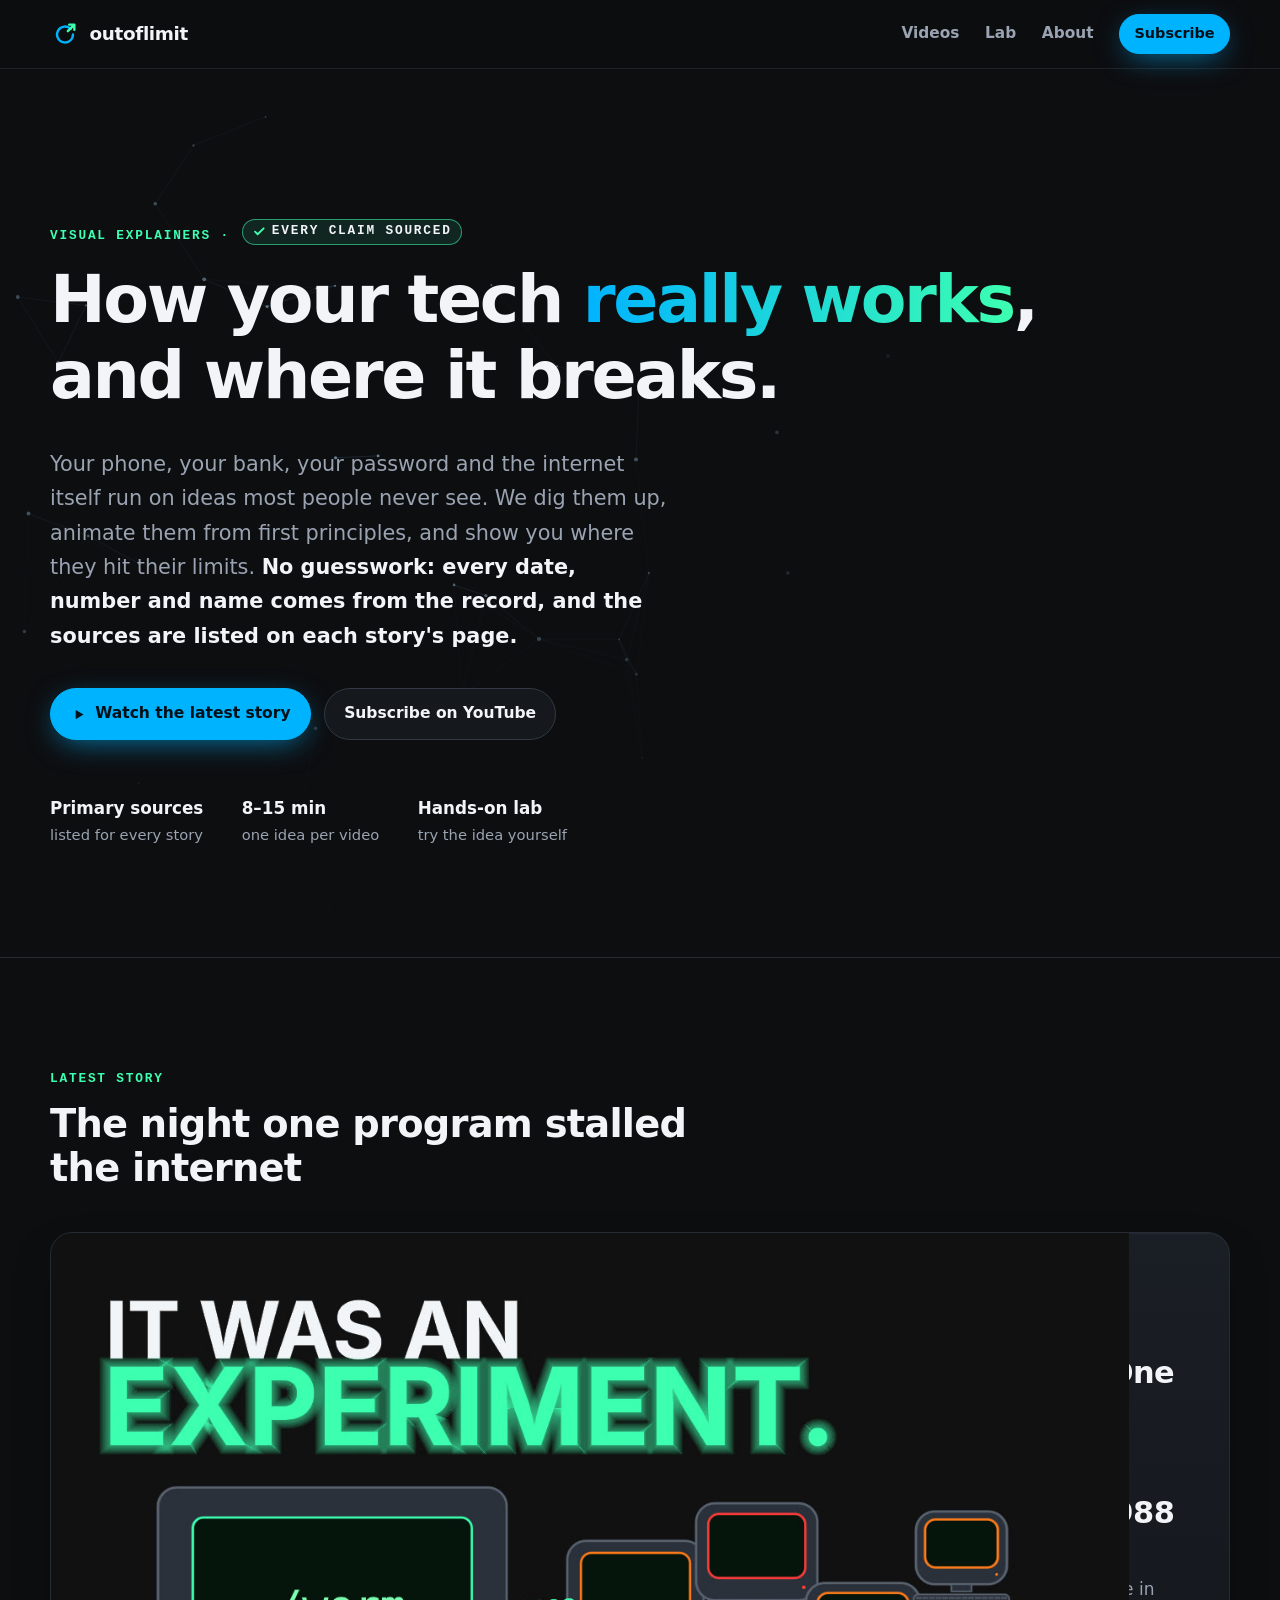
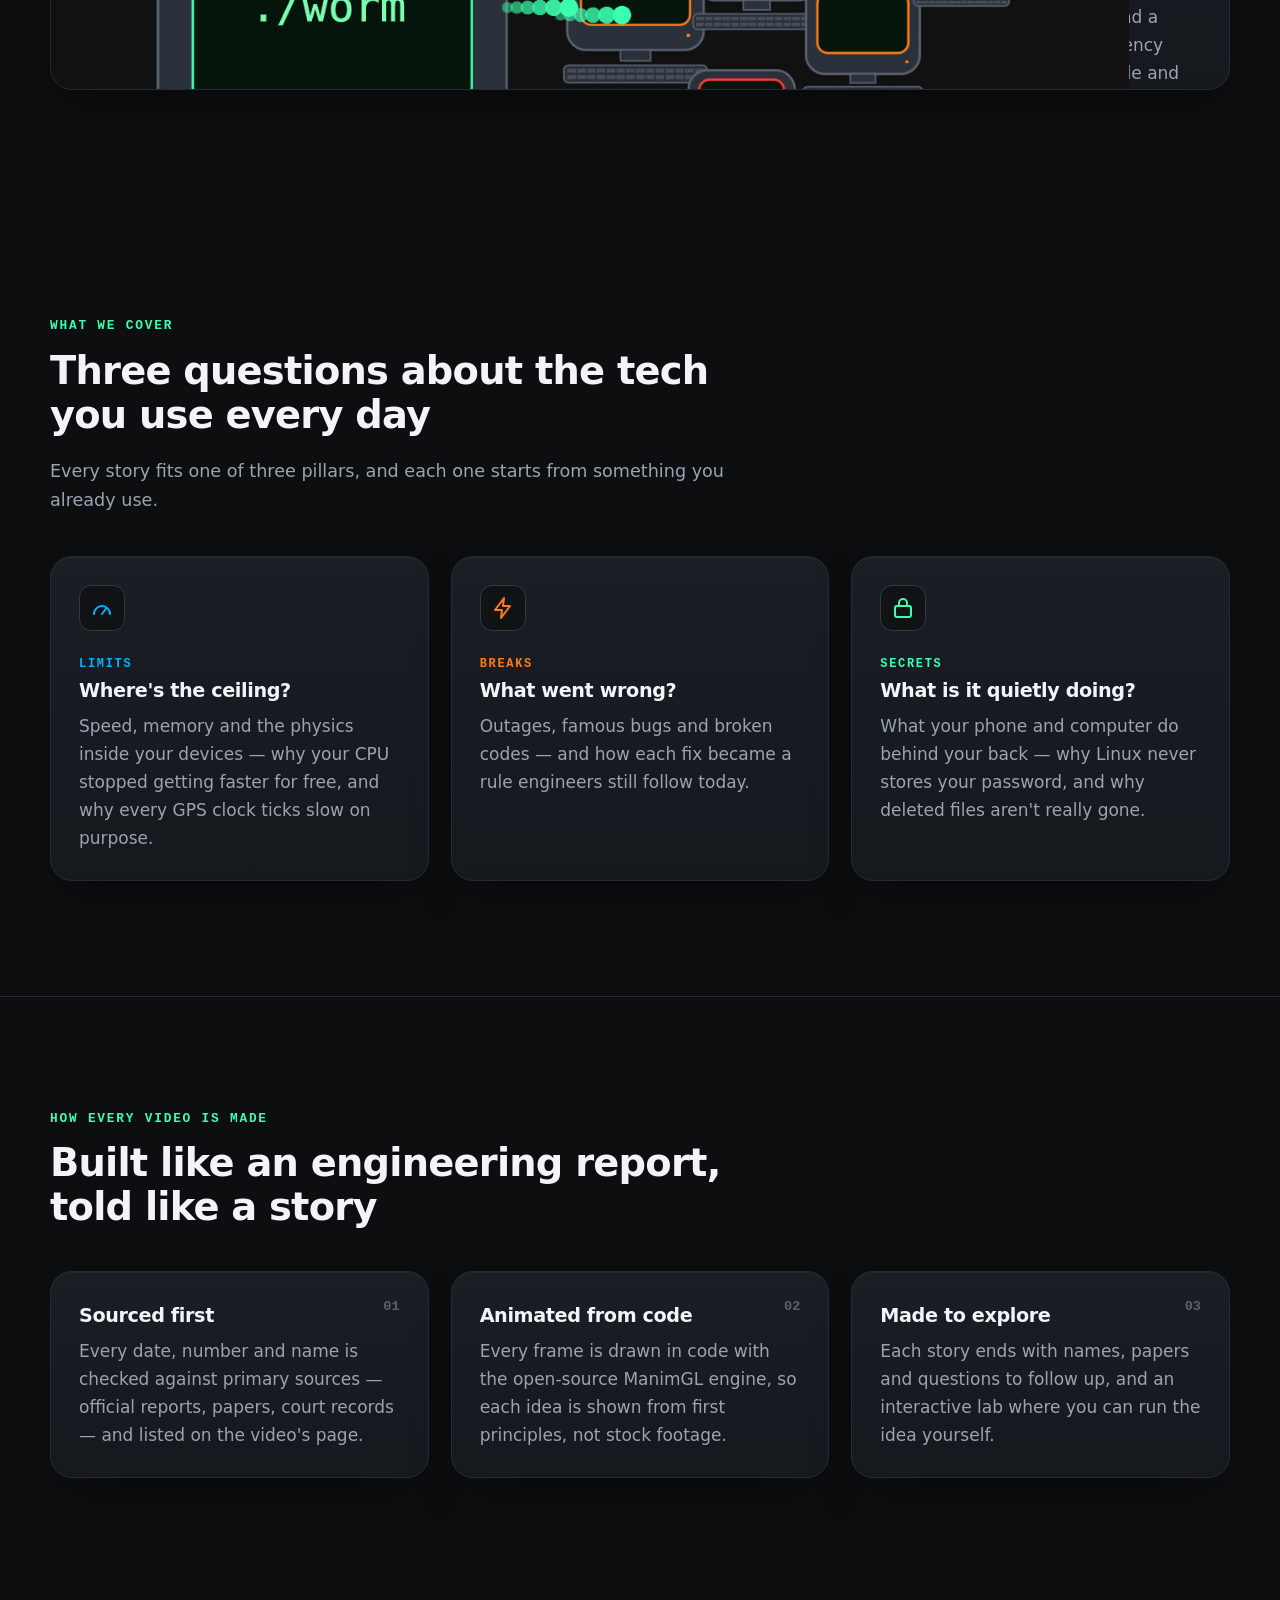
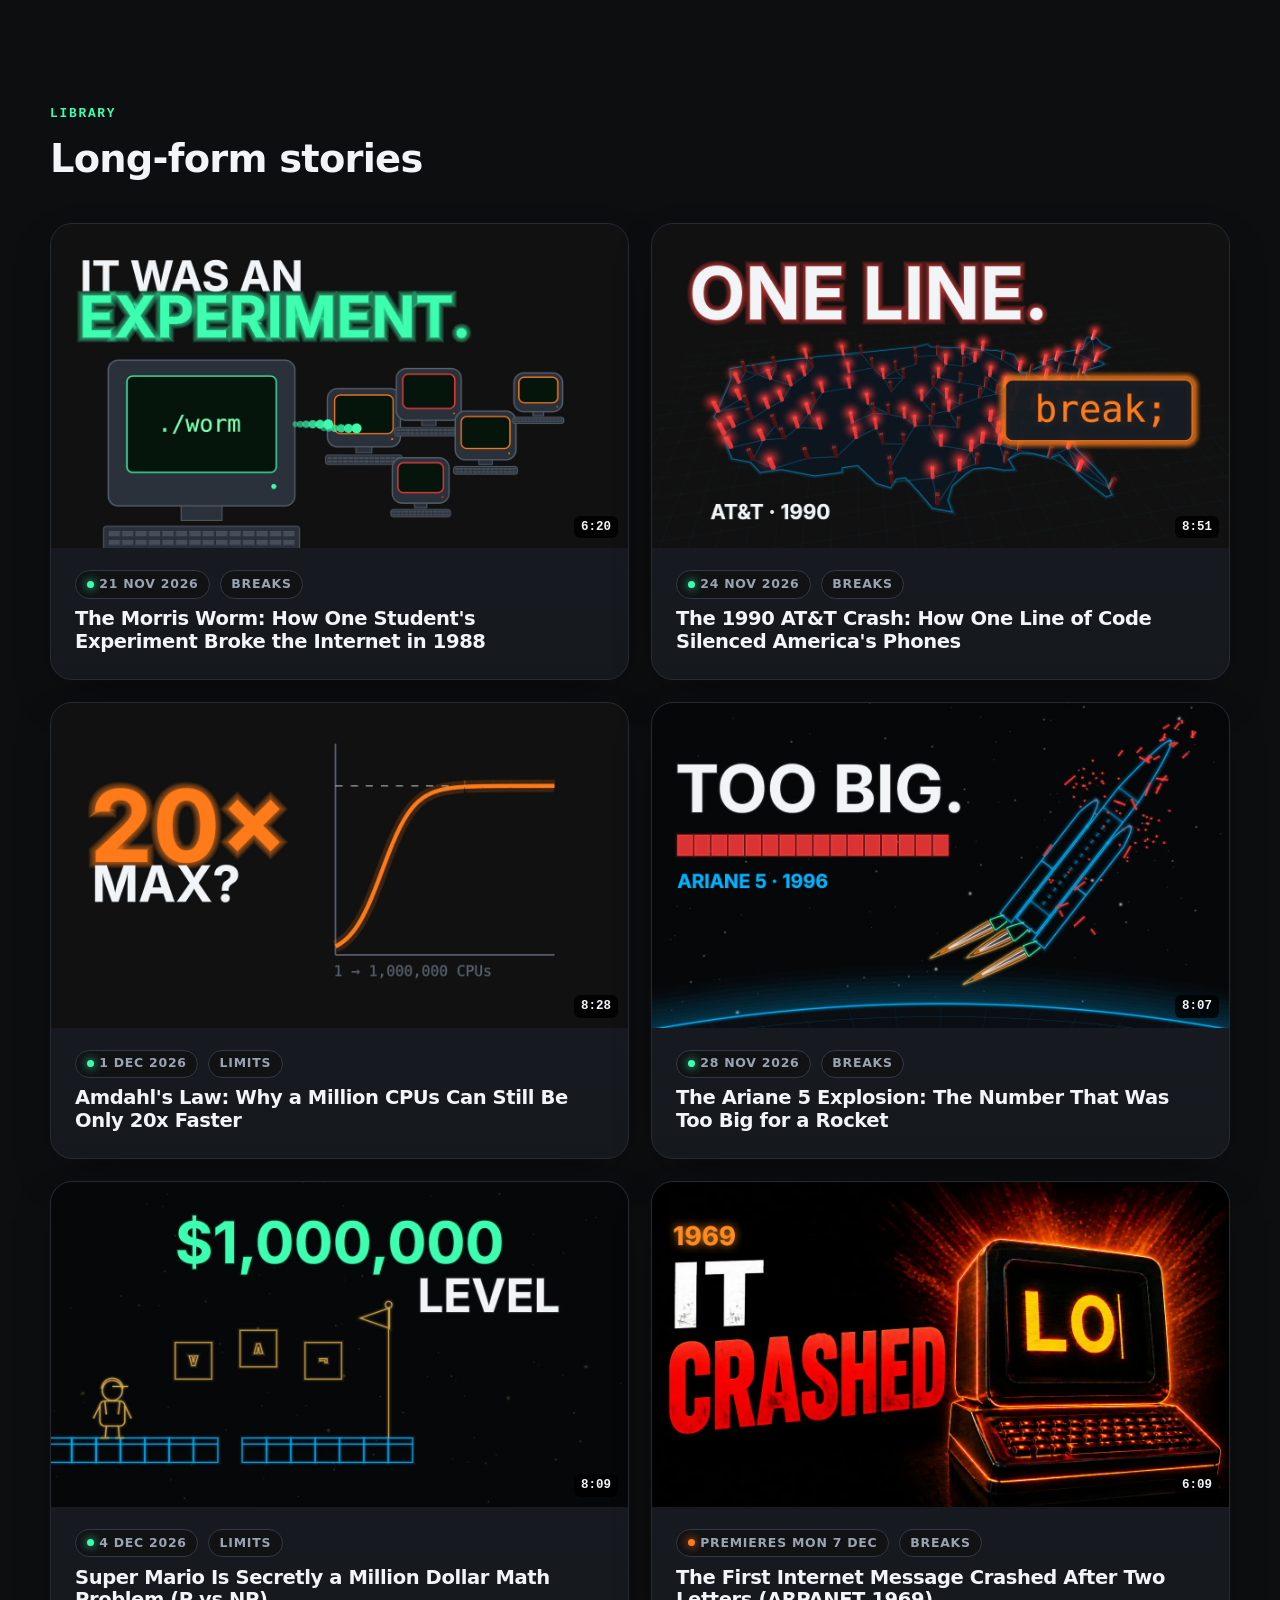
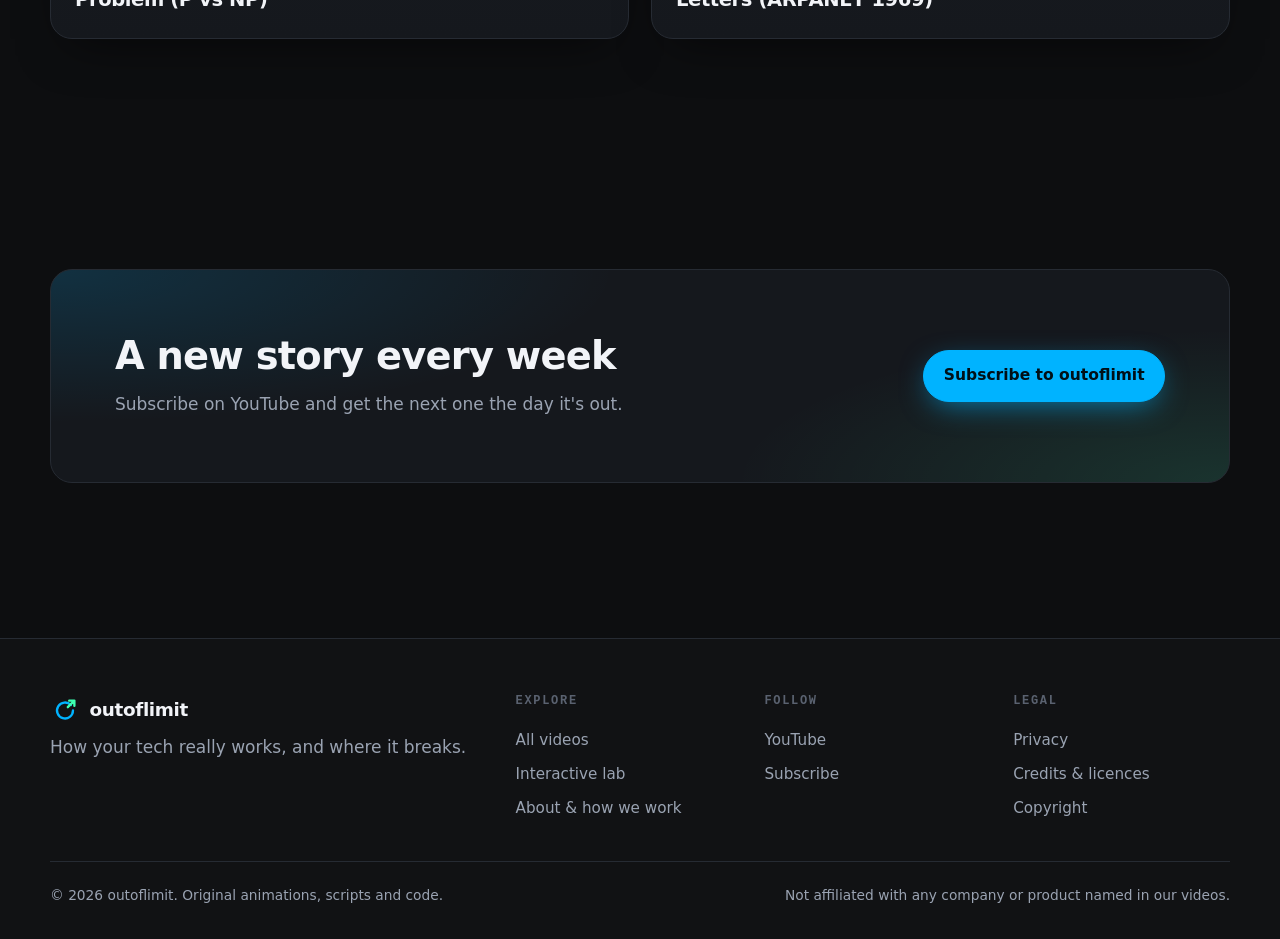
<file: index.html>
<!doctype html>
<html lang="en">
  <head>
    <meta charset="UTF-8" />
    <meta name="viewport" content="width=device-width, initial-scale=1.0" />
    <title>outoflimit — How your tech really works, and where it breaks</title>
    <meta name="description" content="Visual explainers on the hidden ideas inside everyday technology: the limits, the famous breaks and the secrets your phone and computer keep. Told as it happened, every claim sourced from primary records." />
    <link rel="canonical" href="https://www.outoflimit.com/" />
    <link rel="icon" type="image/svg+xml" href="/favicon.svg" />
    <meta name="theme-color" content="#0d0e10" />
    <meta property="og:type" content="website" />
    <meta property="og:site_name" content="outoflimit" />
    <meta property="og:title" content="outoflimit — How your tech really works, and where it breaks" />
    <meta property="og:description" content="Visual explainers on the hidden ideas inside everyday technology. Told as it happened, every claim sourced." />
    <meta property="og:url" content="https://www.outoflimit.com/" />
    <meta property="og:image" content="https://www.outoflimit.com/img/morris-worm.jpg" />
    <meta name="twitter:card" content="summary_large_image" />
    <script type="application/ld+json">
      {"@context":"https://schema.org","@type":"Organization","name":"outoflimit","url":"https://www.outoflimit.com/","logo":"https://www.outoflimit.com/favicon.svg","sameAs":["https://www.youtube.com/@outoflimit-w5o"]}
    </script>
    <script type="module" crossorigin src="/assets/home-DBvOzn4I.js"></script>
    <link rel="modulepreload" crossorigin href="/assets/main-DYMHWyrZ.js">
    <link rel="stylesheet" crossorigin href="/assets/main-B4R50dQf.css">
  </head>
  <body data-section="home">
    <a class="skip" href="#main">Skip to content</a>
<header class="site-header">
  <div class="wrap header-row">
    <a class="brand" href="/" aria-label="outoflimit home">
      <svg class="brand-mark" viewBox="0 0 64 64" aria-hidden="true">
        <path d="M44.5 21.5A17 17 0 1 0 49 33" fill="none" stroke="currentColor" stroke-width="5" stroke-linecap="round"/>
        <path d="M38 26 52 12M41 12h11v11" fill="none" stroke="var(--mint)" stroke-width="5" stroke-linecap="round" stroke-linejoin="round"/>
      </svg>
      <span>outoflimit</span>
    </a>
    <button class="nav-toggle" aria-expanded="false" aria-controls="site-nav" aria-label="Menu">
      <span></span><span></span>
    </button>
    <nav id="site-nav" class="site-nav" aria-label="Main">
      <a href="/videos/" data-nav="videos">Videos</a>
      <a href="/videos/morris-worm/#lab" data-nav="lab">Lab</a>
      <a href="/about/" data-nav="about">About</a>
      <a class="btn btn-sm btn-primary" href="https://www.youtube.com/@outoflimit-w5o?sub_confirmation=1" rel="noopener" target="_blank">Subscribe</a>
    </nav>
  </div>
</header>

    <main id="main">
      <section class="hero">
        <canvas aria-hidden="true"></canvas>
        <div class="wrap">
          <span class="eyebrow">Visual explainers <span class="sep" aria-hidden="true">·</span> <a class="sourced" href="/about/#sources" title="How we source every claim"><svg viewBox="0 0 24 24" aria-hidden="true"><path d="M5 12.5l4.2 4.2L19 7" fill="none" stroke="currentColor" stroke-width="3" stroke-linecap="round" stroke-linejoin="round"/></svg>Every claim sourced</a></span>
          <h1>How your tech <span class="accent">really works</span>,<br />and where it breaks.</h1>
          <p class="lead">Your phone, your bank, your password and the internet itself run on ideas most people never see. We dig them up, animate them from first principles, and show you where they hit their limits. <strong class="lead-proof">No guesswork: every date, number and name comes from the record, and the sources are listed on each story's page.</strong></p>
          <div class="actions">
            <a class="btn btn-primary" href="/videos/morris-worm/">
              <svg viewBox="0 0 24 24" fill="currentColor" aria-hidden="true"><path d="M8 5.5v13l11-6.5z"/></svg>
              Watch the latest story
            </a>
            <a class="btn" href="https://www.youtube.com/@outoflimit-w5o?sub_confirmation=1" rel="noopener" target="_blank">Subscribe on YouTube</a>
          </div>
          <div class="hero-meta">
            <div><strong>Primary sources</strong>listed for every story</div>
            <div><strong>8–15 min</strong>one idea per video</div>
            <div><strong>Hands-on lab</strong>try the idea yourself</div>
          </div>
        </div>
      </section>

      <section class="divider" aria-labelledby="latest-h">
        <div class="wrap">
          <div class="section-head reveal">
            <span class="eyebrow">Latest story</span>
            <h2 id="latest-h">The night one program stalled the internet</h2>
          </div>
          <a class="card video-card feature reveal" href="/videos/morris-worm/">
            <div class="thumb">
              <img src="/img/morris-worm.jpg" width="1280" height="720" alt="Animated 1988 computer terminal spreading copies of the Morris worm across a network" />
              <span class="duration">6:20</span>
            </div>
            <div class="body">
              <div class="meta">
                <span class="chip"><span class="dot"></span><span data-release="2026-11-20T20:30:00Z" data-before="Premieres Fri 21 Nov" data-after="New">New</span></span>
                <span class="chip">Breaks</span>
              </div>
              <h3>The Morris Worm: How One Student's Experiment Broke the Internet in 1988</h3>
              <p>Four ways in, one careful-sounding rule — "one time in seven, stay anyway" — and a night that gave us emergency response teams, safer code and a new law.</p>
              <span class="btn btn-sm" style="align-self:flex-start">Read, watch &amp; try the simulator →</span>
            </div>
          </a>
        </div>
      </section>

      <section aria-labelledby="pillars-h">
        <div class="wrap">
          <div class="section-head reveal">
            <span class="eyebrow">What we cover</span>
            <h2 id="pillars-h">Three questions about the tech you use every day</h2>
            <p>Every story fits one of three pillars, and each one starts from something you already use.</p>
          </div>
          <div class="grid grid-3">
            <article class="card pillar-limits reveal">
              <div class="icon"><svg viewBox="0 0 24 24" fill="none" stroke="currentColor" stroke-width="2" stroke-linecap="round" aria-hidden="true"><path d="M4 18a8 8 0 1 1 16 0"/><path d="M12 18l4.5-6"/></svg></div>
              <span class="pillar-tag">Limits</span>
              <h3>Where's the ceiling?</h3>
              <p>Speed, memory and the physics inside your devices — why your CPU stopped getting faster for free, and why every GPS clock ticks slow on purpose.</p>
            </article>
            <article class="card pillar-breaks reveal">
              <div class="icon"><svg viewBox="0 0 24 24" fill="none" stroke="currentColor" stroke-width="2" stroke-linecap="round" stroke-linejoin="round" aria-hidden="true"><path d="M13 2 4 14h7l-1 8 9-12h-7z"/></svg></div>
              <span class="pillar-tag">Breaks</span>
              <h3>What went wrong?</h3>
              <p>Outages, famous bugs and broken codes — and how each fix became a rule engineers still follow today.</p>
            </article>
            <article class="card pillar-secrets reveal">
              <div class="icon"><svg viewBox="0 0 24 24" fill="none" stroke="currentColor" stroke-width="2" stroke-linecap="round" stroke-linejoin="round" aria-hidden="true"><rect x="4" y="10" width="16" height="11" rx="2"/><path d="M8 10V7a4 4 0 0 1 8 0v3"/></svg></div>
              <span class="pillar-tag">Secrets</span>
              <h3>What is it quietly doing?</h3>
              <p>What your phone and computer do behind your back — why Linux never stores your password, and why deleted files aren't really gone.</p>
            </article>
          </div>
        </div>
      </section>

      <section class="divider" aria-labelledby="method-h">
        <div class="wrap">
          <div class="section-head reveal">
            <span class="eyebrow">How every video is made</span>
            <h2 id="method-h">Built like an engineering report, told like a story</h2>
          </div>
          <div class="grid grid-3 steps">
            <article class="card reveal">
              <h3>Sourced first</h3>
              <p>Every date, number and name is checked against primary sources — official reports, papers, court records — and listed on the video's page.</p>
            </article>
            <article class="card reveal">
              <h3>Animated from code</h3>
              <p>Every frame is drawn in code with the open-source ManimGL engine, so each idea is shown from first principles, not stock footage.</p>
            </article>
            <article class="card reveal">
              <h3>Made to explore</h3>
              <p>Each story ends with names, papers and questions to follow up, and an interactive lab where you can run the idea yourself.</p>
            </article>
          </div>
        </div>
      </section>

      <section aria-labelledby="library-h">
        <div class="wrap">
          <div class="section-head reveal">
            <span class="eyebrow">Library</span>
            <h2 id="library-h">Long-form stories</h2>
          </div>
          <div class="grid grid-2">
            <a class="card video-card reveal" href="/videos/morris-worm/">
              <div class="thumb"><img src="/img/morris-worm.jpg" width="1280" height="720" alt="The Morris Worm thumbnail" loading="lazy" /><span class="duration">6:20</span></div>
              <div class="body">
                <div class="meta"><span class="chip"><span class="dot"></span><span data-release="2026-11-20T20:30:00Z" data-before="Premieres Fri 21 Nov" data-after="21 Nov 2026">21 Nov 2026</span></span><span class="chip">Breaks</span></div>
                <h3>The Morris Worm: How One Student's Experiment Broke the Internet in 1988</h3>
              </div>
            </a>
            <a class="card video-card reveal" href="/videos/att-1990-crash/">
              <div class="thumb"><img src="/img/att-1990-crash.jpg" width="1280" height="720" alt="The 1990 AT&amp;T crash thumbnail" loading="lazy" /><span class="duration">8:51</span></div>
              <div class="body">
                <div class="meta"><span class="chip"><span class="dot"></span><span data-release="2026-11-23T20:30:00Z" data-before="Premieres Tue 24 Nov" data-after="24 Nov 2026">24 Nov 2026</span></span><span class="chip">Breaks</span></div>
                <h3>The 1990 AT&amp;T Crash: How One Line of Code Silenced America's Phones</h3>
              </div>
            </a>
            <a class="card video-card reveal" href="/videos/amdahl-gustafson/">
              <div class="thumb"><img src="/img/amdahl-gustafson.jpg" width="1280" height="720" alt="Amdahl's Law thumbnail: 20x max?" loading="lazy" /><span class="duration">8:28</span></div>
              <div class="body">
                <div class="meta"><span class="chip"><span class="dot"></span><span data-release="2026-12-01T16:30:00Z" data-before="Premieres Tue 1 Dec" data-after="1 Dec 2026">1 Dec 2026</span></span><span class="chip">Limits</span></div>
                <h3>Amdahl's Law: Why a Million CPUs Can Still Be Only 20x Faster</h3>
              </div>
            </a>
            <a class="card video-card reveal" href="/videos/ariane-5/">
              <div class="thumb"><img src="/img/ariane-5.jpg" width="1280" height="720" alt="The Ariane 5 explosion thumbnail: TOO BIG." loading="lazy" /><span class="duration">8:07</span></div>
              <div class="body">
                <div class="meta"><span class="chip"><span class="dot"></span><span data-release="2026-11-28T16:30:00Z" data-before="Premieres Fri 28 Nov" data-after="28 Nov 2026">28 Nov 2026</span></span><span class="chip">Breaks</span></div>
                <h3>The Ariane 5 Explosion: The Number That Was Too Big for a Rocket</h3>
              </div>
            </a>
            <a class="card video-card reveal" href="/videos/mario-p-vs-np/">
              <div class="thumb"><img src="/img/mario-p-vs-np.jpg" width="1280" height="720" alt="The Mario and P vs NP thumbnail: $1,000,000 LEVEL." loading="lazy" /><span class="duration">8:09</span></div>
              <div class="body">
                <div class="meta"><span class="chip"><span class="dot"></span><span data-release="2026-12-04T16:30:00Z" data-before="Premieres Fri 4 Dec" data-after="4 Dec 2026">4 Dec 2026</span></span><span class="chip">Limits</span></div>
                <h3>Super Mario Is Secretly a Million Dollar Math Problem (P vs NP)</h3>
              </div>
            </a>
            <a class="card video-card reveal" href="/videos/arpanet-first-message/">
              <div class="thumb"><img src="/img/arpanet-first-message.jpg" width="1280" height="720" alt="The ARPANET first message thumbnail: IT CRASHED beside a terminal showing LO." loading="lazy" /><span class="duration">6:09</span></div>
              <div class="body">
                <div class="meta"><span class="chip"><span class="dot"></span><span data-release="2026-12-07T16:30:00Z" data-before="Premieres Mon 7 Dec" data-after="7 Dec 2026">7 Dec 2026</span></span><span class="chip">Breaks</span></div>
                <h3>The First Internet Message Crashed After Two Letters (ARPANET 1969)</h3>
              </div>
            </a>
          </div>
        </div>
      </section>

      <section>
        <div class="wrap">
          <div class="cta-band reveal">
            <div>
              <h2>A new story every week</h2>
              <p>Subscribe on YouTube and get the next one the day it's out.</p>
            </div>
            <a class="btn btn-primary" href="https://www.youtube.com/@outoflimit-w5o?sub_confirmation=1" rel="noopener" target="_blank">Subscribe to outoflimit</a>
          </div>
        </div>
      </section>
    </main>
    <footer class="site-footer">
  <div class="wrap footer-grid">
    <div>
      <a class="brand" href="/">
        <svg class="brand-mark" viewBox="0 0 64 64" aria-hidden="true">
          <path d="M44.5 21.5A17 17 0 1 0 49 33" fill="none" stroke="currentColor" stroke-width="5" stroke-linecap="round"/>
          <path d="M38 26 52 12M41 12h11v11" fill="none" stroke="var(--mint)" stroke-width="5" stroke-linecap="round" stroke-linejoin="round"/>
        </svg>
        <span>outoflimit</span>
      </a>
      <p class="muted">How your tech really works, and where it breaks.</p>
    </div>
    <nav aria-label="Explore">
      <h2 class="footer-h">Explore</h2>
      <a href="/videos/">All videos</a>
      <a href="/videos/morris-worm/#lab">Interactive lab</a>
      <a href="/about/">About &amp; how we work</a>
    </nav>
    <nav aria-label="Follow">
      <h2 class="footer-h">Follow</h2>
      <a href="https://www.youtube.com/@outoflimit-w5o" rel="noopener" target="_blank">YouTube</a>
      <a href="https://www.youtube.com/@outoflimit-w5o?sub_confirmation=1" rel="noopener" target="_blank">Subscribe</a>
    </nav>
    <nav aria-label="Legal">
      <h2 class="footer-h">Legal</h2>
      <a href="/legal/#privacy">Privacy</a>
      <a href="/legal/#credits">Credits &amp; licences</a>
      <a href="/legal/#copyright">Copyright</a>
    </nav>
  </div>
  <div class="wrap footer-base">
    <span>© <span data-year>2026</span> outoflimit. Original animations, scripts and code.</span>
    <span class="muted">Not affiliated with any company or product named in our videos.</span>
  </div>
</footer>

  </body>
</html>
</file>
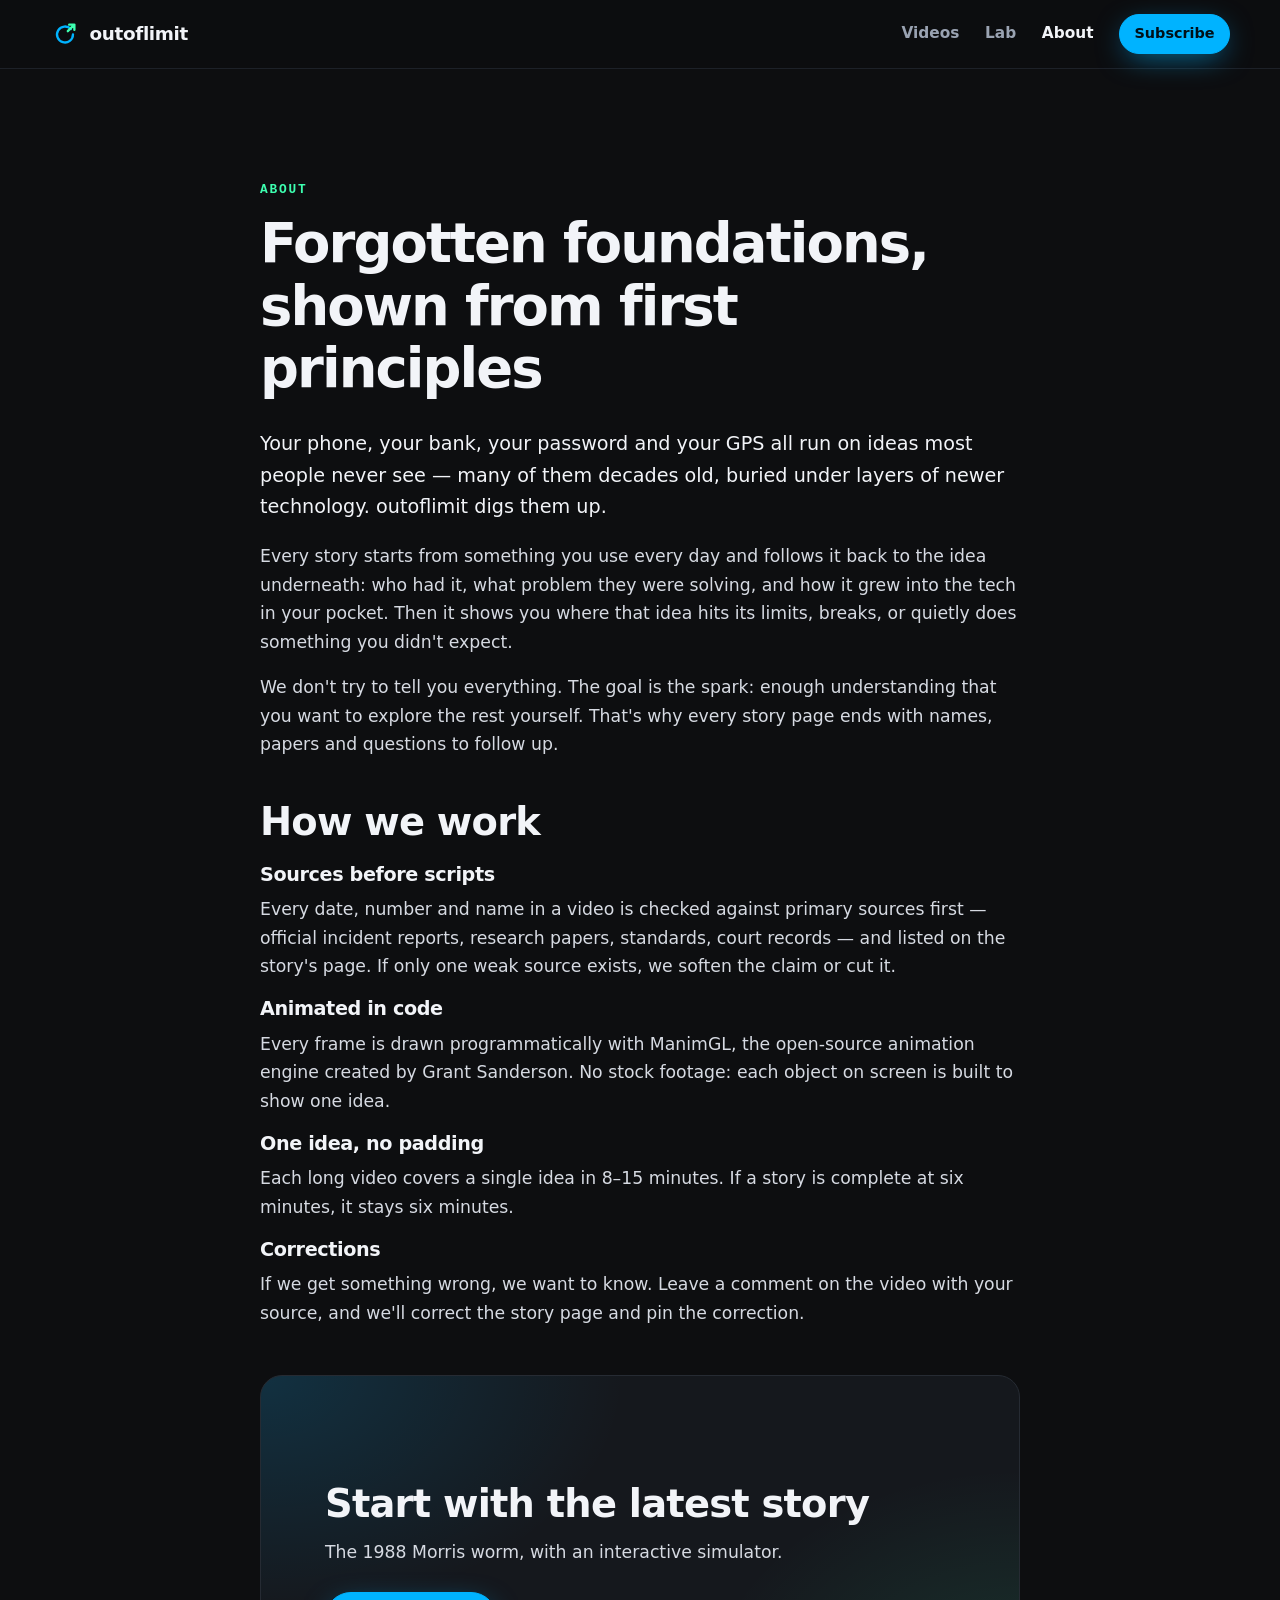
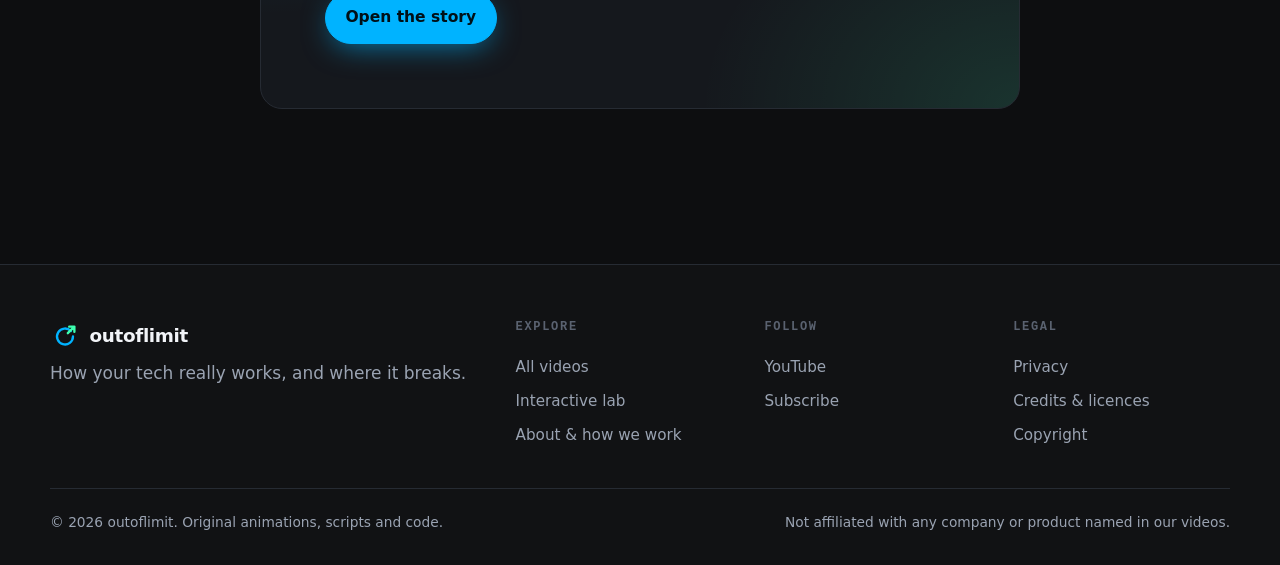
<file: about/index.html>
<!doctype html>
<html lang="en">
  <head>
    <meta charset="UTF-8" />
    <meta name="viewport" content="width=device-width, initial-scale=1.0" />
    <title>About — outoflimit</title>
    <meta name="description" content="outoflimit digs up the forgotten ideas that today's technology still runs on, and shows them from first principles. How we make every video." />
    <link rel="canonical" href="https://www.outoflimit.com/about/" />
    <link rel="icon" type="image/svg+xml" href="/favicon.svg" />
    <meta name="theme-color" content="#0d0e10" />
    <meta property="og:title" content="About — outoflimit" />
    <meta property="og:image" content="https://www.outoflimit.com/img/morris-worm.jpg" />
    <script type="module" crossorigin src="/assets/main-DYMHWyrZ.js"></script>
    <link rel="stylesheet" crossorigin href="/assets/main-B4R50dQf.css">
  </head>
  <body data-section="about">
    <a class="skip" href="#main">Skip to content</a>
<header class="site-header">
  <div class="wrap header-row">
    <a class="brand" href="/" aria-label="outoflimit home">
      <svg class="brand-mark" viewBox="0 0 64 64" aria-hidden="true">
        <path d="M44.5 21.5A17 17 0 1 0 49 33" fill="none" stroke="currentColor" stroke-width="5" stroke-linecap="round"/>
        <path d="M38 26 52 12M41 12h11v11" fill="none" stroke="var(--mint)" stroke-width="5" stroke-linecap="round" stroke-linejoin="round"/>
      </svg>
      <span>outoflimit</span>
    </a>
    <button class="nav-toggle" aria-expanded="false" aria-controls="site-nav" aria-label="Menu">
      <span></span><span></span>
    </button>
    <nav id="site-nav" class="site-nav" aria-label="Main">
      <a href="/videos/" data-nav="videos">Videos</a>
      <a href="/videos/morris-worm/#lab" data-nav="lab">Lab</a>
      <a href="/about/" data-nav="about">About</a>
      <a class="btn btn-sm btn-primary" href="https://www.youtube.com/@outoflimit-w5o?sub_confirmation=1" rel="noopener" target="_blank">Subscribe</a>
    </nav>
  </div>
</header>

    <main id="main">
      <section>
        <div class="narrow prose">
          <span class="eyebrow">About</span>
          <h1 style="font-size:clamp(2.2rem,4.6vw,3.4rem)">Forgotten foundations, shown from first principles</h1>
          <p class="lead" style="font-size:1.2rem;color:var(--text)">Your phone, your bank, your password and your GPS all run on ideas most people never see — many of them decades old, buried under layers of newer technology. outoflimit digs them up.</p>
          <p>Every story starts from something you use every day and follows it back to the idea underneath: who had it, what problem they were solving, and how it grew into the tech in your pocket. Then it shows you where that idea hits its limits, breaks, or quietly does something you didn't expect.</p>
          <p>We don't try to tell you everything. The goal is the spark: enough understanding that you want to explore the rest yourself. That's why every story page ends with names, papers and questions to follow up.</p>

          <h2>How we work</h2>
          <h3 id="sources">Sources before scripts</h3>
          <p>Every date, number and name in a video is checked against primary sources first — official incident reports, research papers, standards, court records — and listed on the story's page. If only one weak source exists, we soften the claim or cut it.</p>
          <h3>Animated in code</h3>
          <p>Every frame is drawn programmatically with ManimGL, the open-source animation engine created by Grant Sanderson. No stock footage: each object on screen is built to show one idea.</p>
          <h3>One idea, no padding</h3>
          <p>Each long video covers a single idea in 8–15 minutes. If a story is complete at six minutes, it stays six minutes.</p>
          <h3>Corrections</h3>
          <p>If we get something wrong, we want to know. Leave a comment on the video with your source, and we'll correct the story page and pin the correction.</p>

          <div class="cta-band" style="margin-top:3rem">
            <div><h2>Start with the latest story</h2><p>The 1988 Morris worm, with an interactive simulator.</p></div>
            <a class="btn btn-primary" href="/videos/morris-worm/">Open the story</a>
          </div>
        </div>
      </section>
    </main>
    <footer class="site-footer">
  <div class="wrap footer-grid">
    <div>
      <a class="brand" href="/">
        <svg class="brand-mark" viewBox="0 0 64 64" aria-hidden="true">
          <path d="M44.5 21.5A17 17 0 1 0 49 33" fill="none" stroke="currentColor" stroke-width="5" stroke-linecap="round"/>
          <path d="M38 26 52 12M41 12h11v11" fill="none" stroke="var(--mint)" stroke-width="5" stroke-linecap="round" stroke-linejoin="round"/>
        </svg>
        <span>outoflimit</span>
      </a>
      <p class="muted">How your tech really works, and where it breaks.</p>
    </div>
    <nav aria-label="Explore">
      <h2 class="footer-h">Explore</h2>
      <a href="/videos/">All videos</a>
      <a href="/videos/morris-worm/#lab">Interactive lab</a>
      <a href="/about/">About &amp; how we work</a>
    </nav>
    <nav aria-label="Follow">
      <h2 class="footer-h">Follow</h2>
      <a href="https://www.youtube.com/@outoflimit-w5o" rel="noopener" target="_blank">YouTube</a>
      <a href="https://www.youtube.com/@outoflimit-w5o?sub_confirmation=1" rel="noopener" target="_blank">Subscribe</a>
    </nav>
    <nav aria-label="Legal">
      <h2 class="footer-h">Legal</h2>
      <a href="/legal/#privacy">Privacy</a>
      <a href="/legal/#credits">Credits &amp; licences</a>
      <a href="/legal/#copyright">Copyright</a>
    </nav>
  </div>
  <div class="wrap footer-base">
    <span>© <span data-year>2026</span> outoflimit. Original animations, scripts and code.</span>
    <span class="muted">Not affiliated with any company or product named in our videos.</span>
  </div>
</footer>

  </body>
</html>
</file>
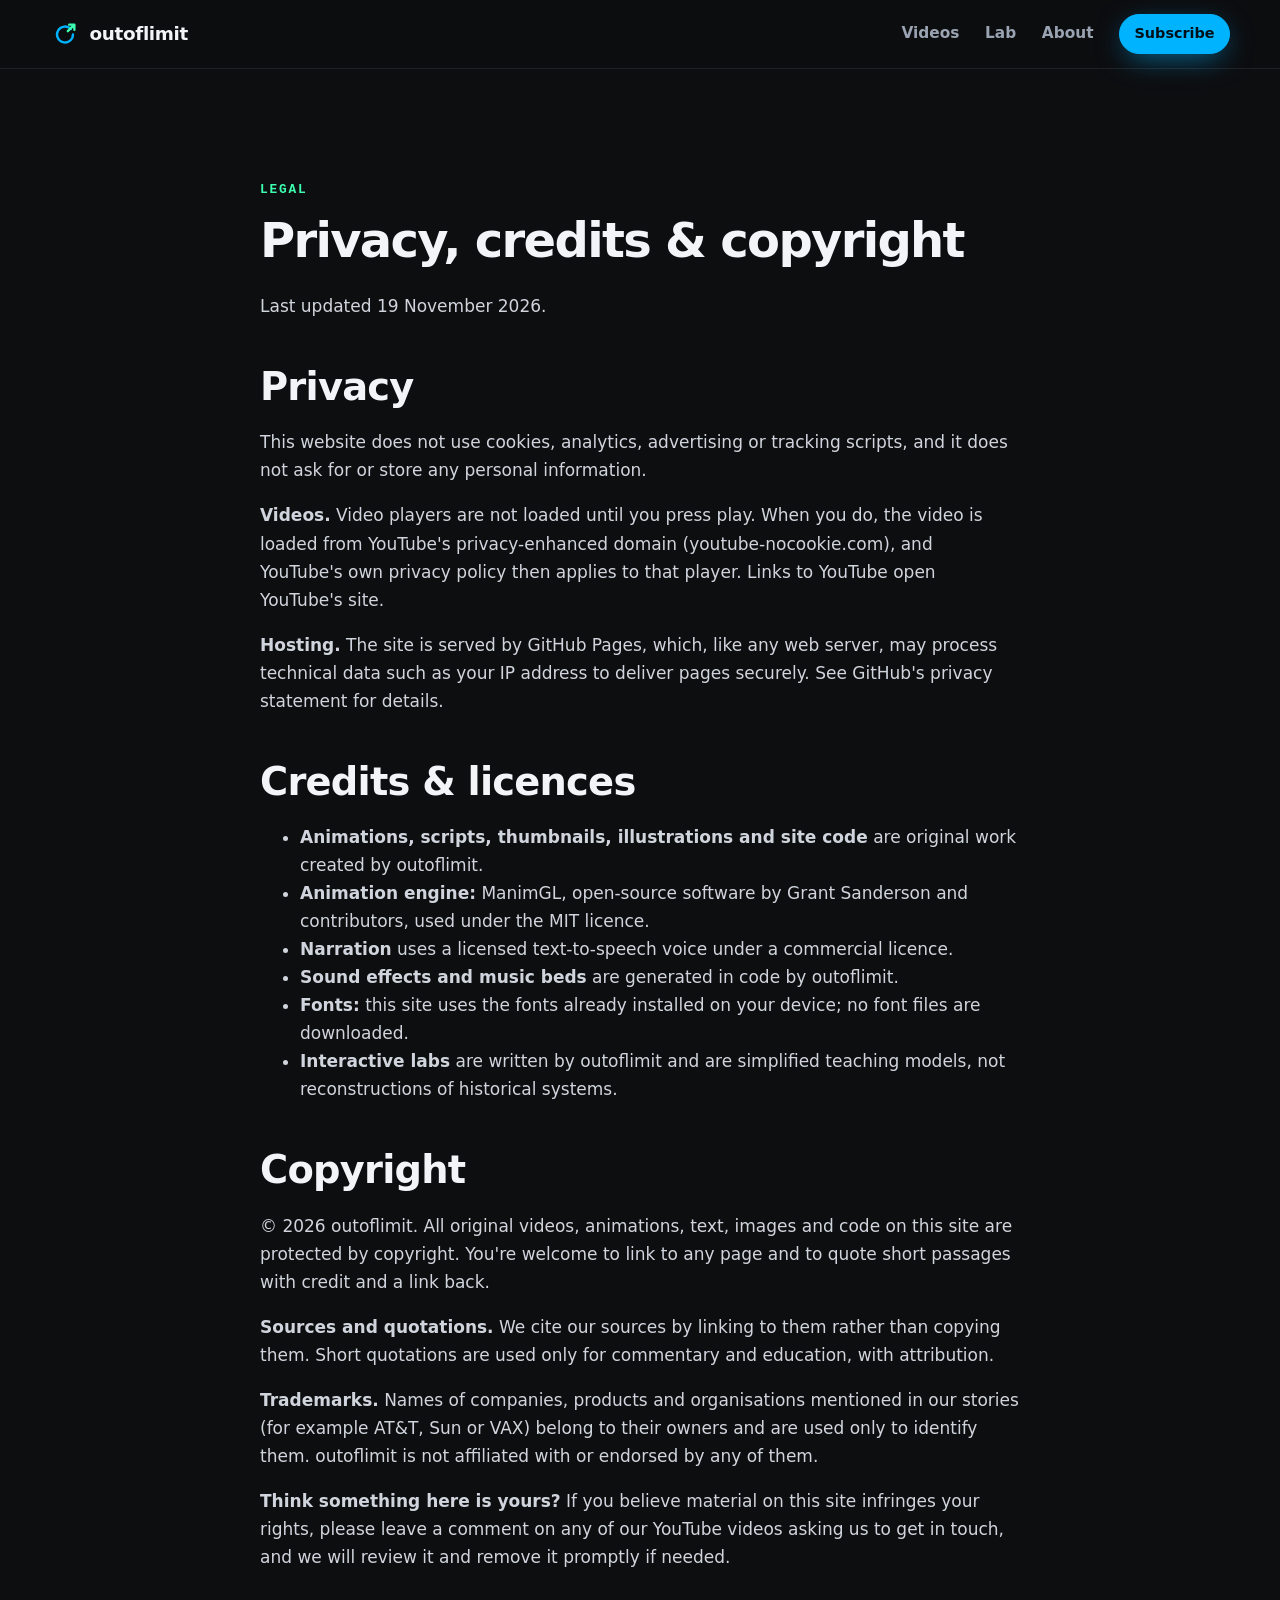
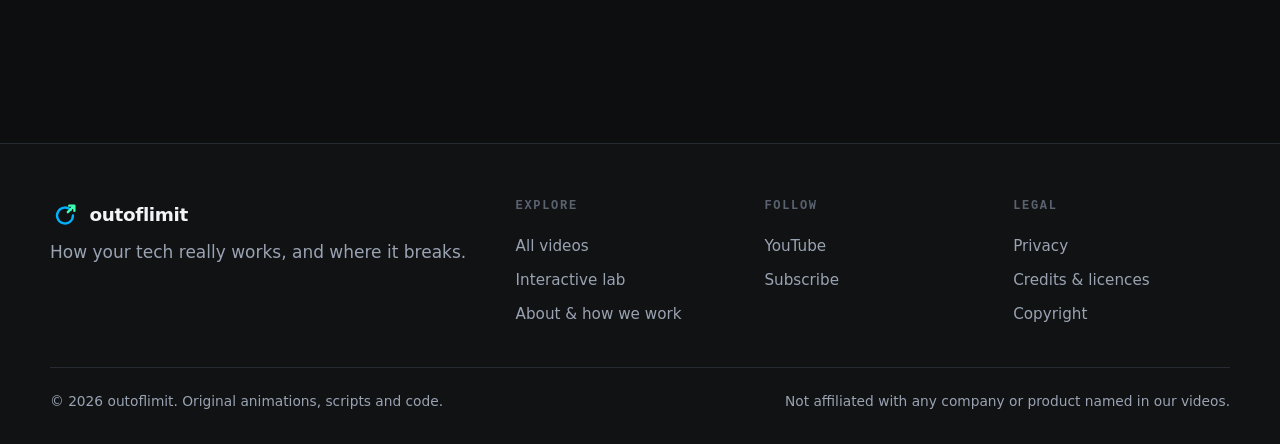
<file: legal/index.html>
<!doctype html>
<html lang="en">
  <head>
    <meta charset="UTF-8" />
    <meta name="viewport" content="width=device-width, initial-scale=1.0" />
    <title>Privacy, credits &amp; copyright — outoflimit</title>
    <meta name="description" content="How outoflimit.com handles your privacy, the licences behind our tools, and our copyright policy." />
    <link rel="canonical" href="https://www.outoflimit.com/legal/" />
    <link rel="icon" type="image/svg+xml" href="/favicon.svg" />
    <meta name="theme-color" content="#0d0e10" />
    <meta name="robots" content="noindex" />
    <script type="module" crossorigin src="/assets/main-DYMHWyrZ.js"></script>
    <link rel="stylesheet" crossorigin href="/assets/main-B4R50dQf.css">
  </head>
  <body data-section="legal">
    <a class="skip" href="#main">Skip to content</a>
<header class="site-header">
  <div class="wrap header-row">
    <a class="brand" href="/" aria-label="outoflimit home">
      <svg class="brand-mark" viewBox="0 0 64 64" aria-hidden="true">
        <path d="M44.5 21.5A17 17 0 1 0 49 33" fill="none" stroke="currentColor" stroke-width="5" stroke-linecap="round"/>
        <path d="M38 26 52 12M41 12h11v11" fill="none" stroke="var(--mint)" stroke-width="5" stroke-linecap="round" stroke-linejoin="round"/>
      </svg>
      <span>outoflimit</span>
    </a>
    <button class="nav-toggle" aria-expanded="false" aria-controls="site-nav" aria-label="Menu">
      <span></span><span></span>
    </button>
    <nav id="site-nav" class="site-nav" aria-label="Main">
      <a href="/videos/" data-nav="videos">Videos</a>
      <a href="/videos/morris-worm/#lab" data-nav="lab">Lab</a>
      <a href="/about/" data-nav="about">About</a>
      <a class="btn btn-sm btn-primary" href="https://www.youtube.com/@outoflimit-w5o?sub_confirmation=1" rel="noopener" target="_blank">Subscribe</a>
    </nav>
  </div>
</header>

    <main id="main">
      <section>
        <div class="narrow legal">
          <span class="eyebrow">Legal</span>
          <h1 style="font-size:clamp(2rem,4.2vw,3rem)">Privacy, credits &amp; copyright</h1>
          <p class="muted">Last updated 19 November 2026.</p>

          <h2 id="privacy">Privacy</h2>
          <p>This website does not use cookies, analytics, advertising or tracking scripts, and it does not ask for or store any personal information.</p>
          <p><strong>Videos.</strong> Video players are not loaded until you press play. When you do, the video is loaded from YouTube's privacy-enhanced domain (youtube-nocookie.com), and YouTube's own privacy policy then applies to that player. Links to YouTube open YouTube's site.</p>
          <p><strong>Hosting.</strong> The site is served by GitHub Pages, which, like any web server, may process technical data such as your IP address to deliver pages securely. See GitHub's privacy statement for details.</p>

          <h2 id="credits">Credits &amp; licences</h2>
          <ul>
            <li><strong>Animations, scripts, thumbnails, illustrations and site code</strong> are original work created by outoflimit.</li>
            <li><strong>Animation engine:</strong> ManimGL, open-source software by Grant Sanderson and contributors, used under the MIT licence.</li>
            <li><strong>Narration</strong> uses a licensed text-to-speech voice under a commercial licence.</li>
            <li><strong>Sound effects and music beds</strong> are generated in code by outoflimit.</li>
            <li><strong>Fonts:</strong> this site uses the fonts already installed on your device; no font files are downloaded.</li>
            <li><strong>Interactive labs</strong> are written by outoflimit and are simplified teaching models, not reconstructions of historical systems.</li>
          </ul>

          <h2 id="copyright">Copyright</h2>
          <p>© 2026 outoflimit. All original videos, animations, text, images and code on this site are protected by copyright. You're welcome to link to any page and to quote short passages with credit and a link back.</p>
          <p><strong>Sources and quotations.</strong> We cite our sources by linking to them rather than copying them. Short quotations are used only for commentary and education, with attribution.</p>
          <p><strong>Trademarks.</strong> Names of companies, products and organisations mentioned in our stories (for example AT&amp;T, Sun or VAX) belong to their owners and are used only to identify them. outoflimit is not affiliated with or endorsed by any of them.</p>
          <p><strong>Think something here is yours?</strong> If you believe material on this site infringes your rights, please leave a comment on any of our YouTube videos asking us to get in touch, and we will review it and remove it promptly if needed.</p>
        </div>
      </section>
    </main>
    <footer class="site-footer">
  <div class="wrap footer-grid">
    <div>
      <a class="brand" href="/">
        <svg class="brand-mark" viewBox="0 0 64 64" aria-hidden="true">
          <path d="M44.5 21.5A17 17 0 1 0 49 33" fill="none" stroke="currentColor" stroke-width="5" stroke-linecap="round"/>
          <path d="M38 26 52 12M41 12h11v11" fill="none" stroke="var(--mint)" stroke-width="5" stroke-linecap="round" stroke-linejoin="round"/>
        </svg>
        <span>outoflimit</span>
      </a>
      <p class="muted">How your tech really works, and where it breaks.</p>
    </div>
    <nav aria-label="Explore">
      <h2 class="footer-h">Explore</h2>
      <a href="/videos/">All videos</a>
      <a href="/videos/morris-worm/#lab">Interactive lab</a>
      <a href="/about/">About &amp; how we work</a>
    </nav>
    <nav aria-label="Follow">
      <h2 class="footer-h">Follow</h2>
      <a href="https://www.youtube.com/@outoflimit-w5o" rel="noopener" target="_blank">YouTube</a>
      <a href="https://www.youtube.com/@outoflimit-w5o?sub_confirmation=1" rel="noopener" target="_blank">Subscribe</a>
    </nav>
    <nav aria-label="Legal">
      <h2 class="footer-h">Legal</h2>
      <a href="/legal/#privacy">Privacy</a>
      <a href="/legal/#credits">Credits &amp; licences</a>
      <a href="/legal/#copyright">Copyright</a>
    </nav>
  </div>
  <div class="wrap footer-base">
    <span>© <span data-year>2026</span> outoflimit. Original animations, scripts and code.</span>
    <span class="muted">Not affiliated with any company or product named in our videos.</span>
  </div>
</footer>

  </body>
</html>
</file>
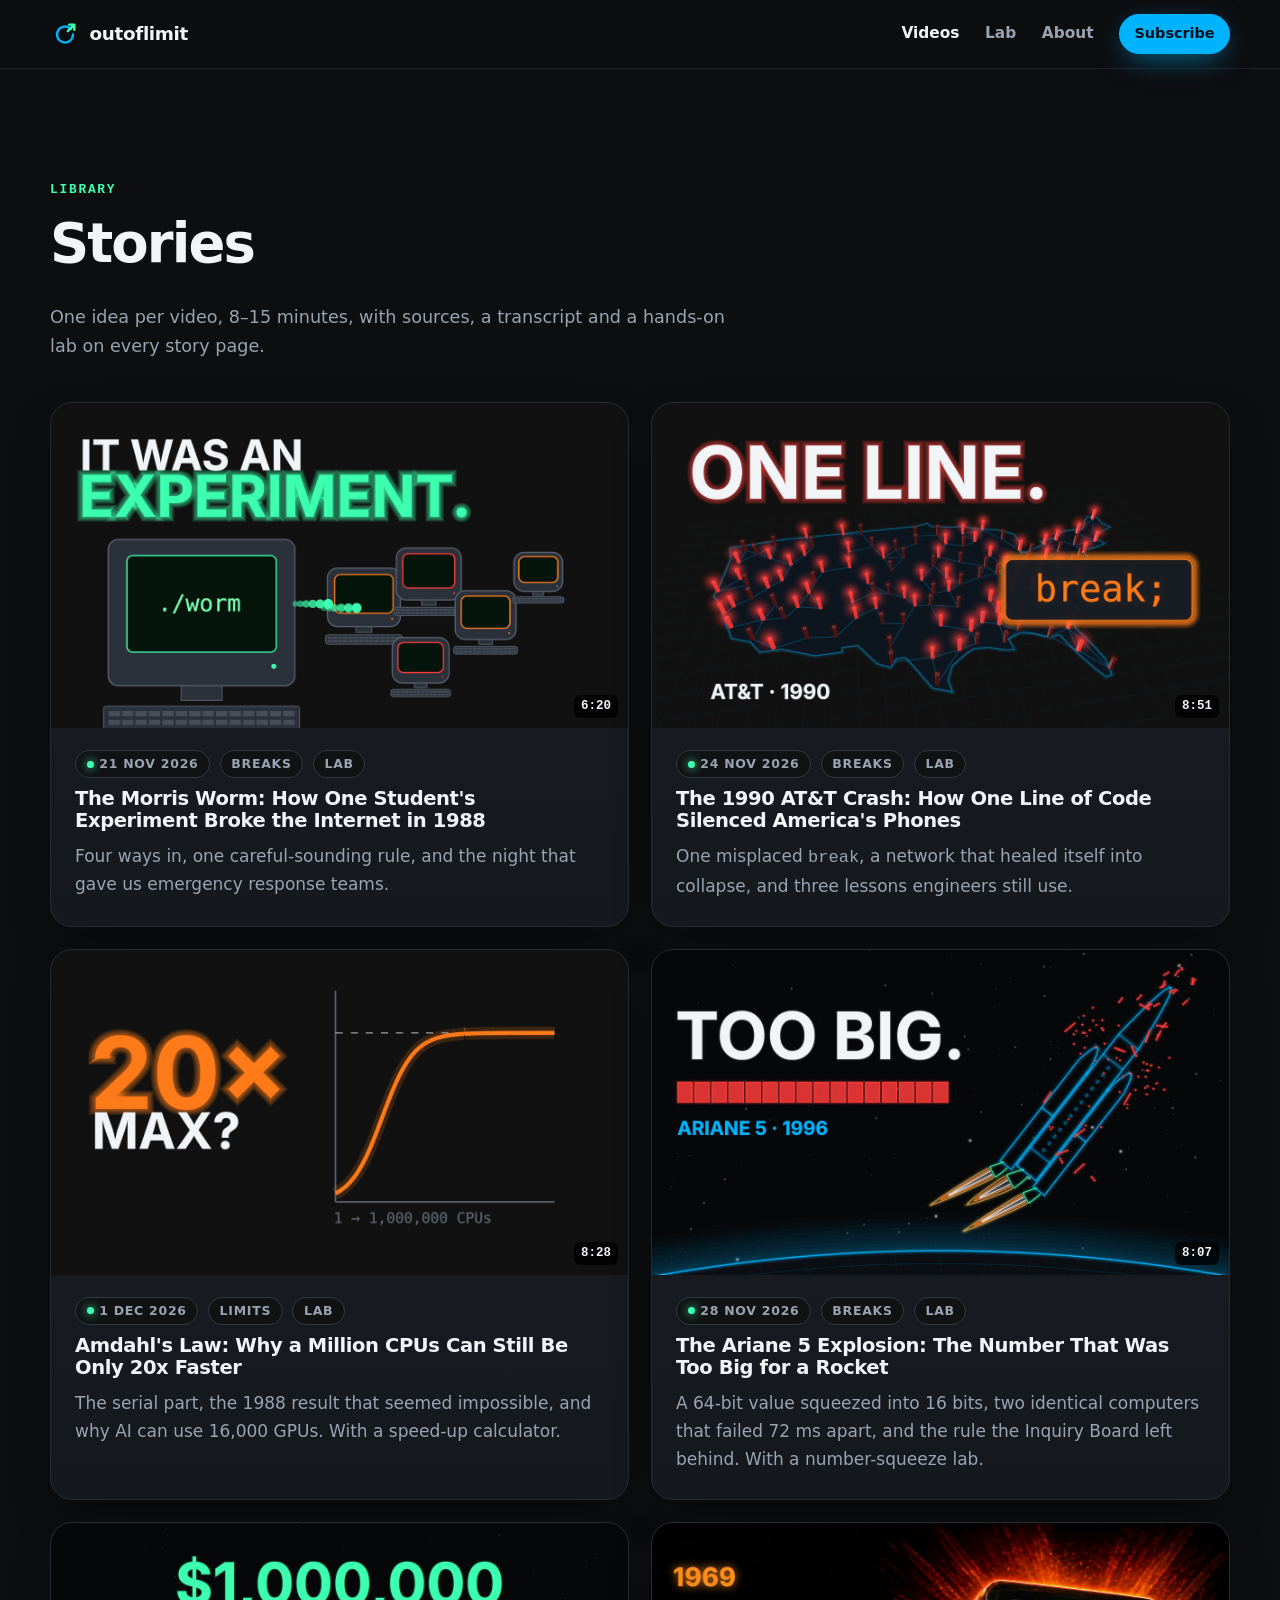
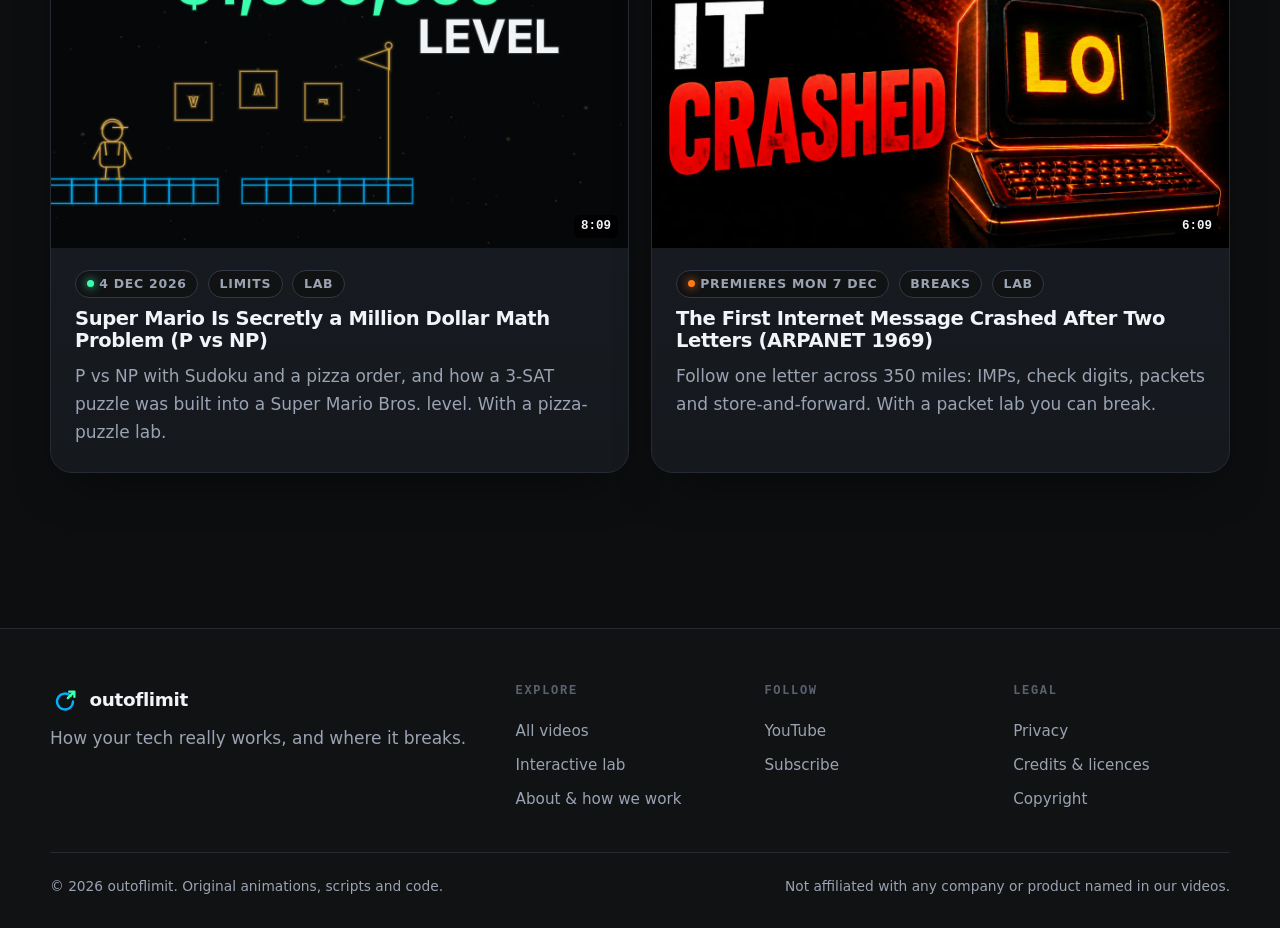
<file: videos/index.html>
<!doctype html>
<html lang="en">
  <head>
    <meta charset="UTF-8" />
    <meta name="viewport" content="width=device-width, initial-scale=1.0" />
    <title>Videos — outoflimit</title>
    <meta name="description" content="Every outoflimit long-form story: animated, sourced explainers on the limits, breaks and secrets of everyday technology." />
    <link rel="canonical" href="https://www.outoflimit.com/videos/" />
    <link rel="icon" type="image/svg+xml" href="/favicon.svg" />
    <meta name="theme-color" content="#0d0e10" />
    <meta property="og:title" content="Videos — outoflimit" />
    <meta property="og:image" content="https://www.outoflimit.com/img/morris-worm.jpg" />
    <script type="module" crossorigin src="/assets/main-DYMHWyrZ.js"></script>
    <link rel="stylesheet" crossorigin href="/assets/main-B4R50dQf.css">
  </head>
  <body data-section="videos">
    <a class="skip" href="#main">Skip to content</a>
<header class="site-header">
  <div class="wrap header-row">
    <a class="brand" href="/" aria-label="outoflimit home">
      <svg class="brand-mark" viewBox="0 0 64 64" aria-hidden="true">
        <path d="M44.5 21.5A17 17 0 1 0 49 33" fill="none" stroke="currentColor" stroke-width="5" stroke-linecap="round"/>
        <path d="M38 26 52 12M41 12h11v11" fill="none" stroke="var(--mint)" stroke-width="5" stroke-linecap="round" stroke-linejoin="round"/>
      </svg>
      <span>outoflimit</span>
    </a>
    <button class="nav-toggle" aria-expanded="false" aria-controls="site-nav" aria-label="Menu">
      <span></span><span></span>
    </button>
    <nav id="site-nav" class="site-nav" aria-label="Main">
      <a href="/videos/" data-nav="videos">Videos</a>
      <a href="/videos/morris-worm/#lab" data-nav="lab">Lab</a>
      <a href="/about/" data-nav="about">About</a>
      <a class="btn btn-sm btn-primary" href="https://www.youtube.com/@outoflimit-w5o?sub_confirmation=1" rel="noopener" target="_blank">Subscribe</a>
    </nav>
  </div>
</header>

    <main id="main">
      <section>
        <div class="wrap">
          <div class="section-head">
            <span class="eyebrow">Library</span>
            <h1 style="font-size:clamp(2.2rem,4.6vw,3.4rem)">Stories</h1>
            <p>One idea per video, 8–15 minutes, with sources, a transcript and a hands-on lab on every story page.</p>
          </div>
          <div class="grid grid-2">
            <a class="card video-card" href="/videos/morris-worm/">
              <div class="thumb"><img src="/img/morris-worm.jpg" width="1280" height="720" alt="The Morris Worm thumbnail" /><span class="duration">6:20</span></div>
              <div class="body">
                <div class="meta"><span class="chip"><span class="dot"></span><span data-release="2026-11-20T20:30:00Z" data-before="Premieres Fri 21 Nov" data-after="21 Nov 2026">21 Nov 2026</span></span><span class="chip">Breaks</span><span class="chip">Lab</span></div>
                <h3>The Morris Worm: How One Student's Experiment Broke the Internet in 1988</h3>
                <p class="muted">Four ways in, one careful-sounding rule, and the night that gave us emergency response teams.</p>
              </div>
            </a>
            <a class="card video-card" href="/videos/att-1990-crash/">
              <div class="thumb"><img src="/img/att-1990-crash.jpg" width="1280" height="720" alt="The 1990 AT&amp;T crash thumbnail" /><span class="duration">8:51</span></div>
              <div class="body">
                <div class="meta"><span class="chip"><span class="dot"></span><span data-release="2026-11-23T20:30:00Z" data-before="Premieres Tue 24 Nov" data-after="24 Nov 2026">24 Nov 2026</span></span><span class="chip">Breaks</span><span class="chip">Lab</span></div>
                <h3>The 1990 AT&amp;T Crash: How One Line of Code Silenced America's Phones</h3>
                <p class="muted">One misplaced <code>break</code>, a network that healed itself into collapse, and three lessons engineers still use.</p>
              </div>
            </a>
            <a class="card video-card" href="/videos/amdahl-gustafson/">
              <div class="thumb"><img src="/img/amdahl-gustafson.jpg" width="1280" height="720" alt="Amdahl's Law thumbnail: 20x max?" /><span class="duration">8:28</span></div>
              <div class="body">
                <div class="meta"><span class="chip"><span class="dot"></span><span data-release="2026-12-01T16:30:00Z" data-before="Premieres Tue 1 Dec" data-after="1 Dec 2026">1 Dec 2026</span></span><span class="chip">Limits</span><span class="chip">Lab</span></div>
                <h3>Amdahl's Law: Why a Million CPUs Can Still Be Only 20x Faster</h3>
                <p class="muted">The serial part, the 1988 result that seemed impossible, and why AI can use 16,000 GPUs. With a speed-up calculator.</p>
              </div>
            </a>
            <a class="card video-card" href="/videos/ariane-5/">
              <div class="thumb"><img src="/img/ariane-5.jpg" width="1280" height="720" alt="The Ariane 5 explosion thumbnail: TOO BIG." /><span class="duration">8:07</span></div>
              <div class="body">
                <div class="meta"><span class="chip"><span class="dot"></span><span data-release="2026-11-28T16:30:00Z" data-before="Premieres Fri 28 Nov" data-after="28 Nov 2026">28 Nov 2026</span></span><span class="chip">Breaks</span><span class="chip">Lab</span></div>
                <h3>The Ariane 5 Explosion: The Number That Was Too Big for a Rocket</h3>
                <p class="muted">A 64-bit value squeezed into 16 bits, two identical computers that failed 72 ms apart, and the rule the Inquiry Board left behind. With a number-squeeze lab.</p>
              </div>
            </a>
            <a class="card video-card" href="/videos/mario-p-vs-np/">
              <div class="thumb"><img src="/img/mario-p-vs-np.jpg" width="1280" height="720" alt="The Mario and P vs NP thumbnail: $1,000,000 LEVEL." /><span class="duration">8:09</span></div>
              <div class="body">
                <div class="meta"><span class="chip"><span class="dot"></span><span data-release="2026-12-04T16:30:00Z" data-before="Premieres Fri 4 Dec" data-after="4 Dec 2026">4 Dec 2026</span></span><span class="chip">Limits</span><span class="chip">Lab</span></div>
                <h3>Super Mario Is Secretly a Million Dollar Math Problem (P vs NP)</h3>
                <p class="muted">P vs NP with Sudoku and a pizza order, and how a 3-SAT puzzle was built into a Super Mario Bros. level. With a pizza-puzzle lab.</p>
              </div>
            </a>
            <a class="card video-card" href="/videos/arpanet-first-message/">
              <div class="thumb"><img src="/img/arpanet-first-message.jpg" width="1280" height="720" alt="The ARPANET first message thumbnail: IT CRASHED beside a terminal showing LO." /><span class="duration">6:09</span></div>
              <div class="body">
                <div class="meta"><span class="chip"><span class="dot"></span><span data-release="2026-12-07T16:30:00Z" data-before="Premieres Mon 7 Dec" data-after="7 Dec 2026">7 Dec 2026</span></span><span class="chip">Breaks</span><span class="chip">Lab</span></div>
                <h3>The First Internet Message Crashed After Two Letters (ARPANET 1969)</h3>
                <p class="muted">Follow one letter across 350 miles: IMPs, check digits, packets and store-and-forward. With a packet lab you can break.</p>
              </div>
            </a>
          </div>
        </div>
      </section>
    </main>
    <footer class="site-footer">
  <div class="wrap footer-grid">
    <div>
      <a class="brand" href="/">
        <svg class="brand-mark" viewBox="0 0 64 64" aria-hidden="true">
          <path d="M44.5 21.5A17 17 0 1 0 49 33" fill="none" stroke="currentColor" stroke-width="5" stroke-linecap="round"/>
          <path d="M38 26 52 12M41 12h11v11" fill="none" stroke="var(--mint)" stroke-width="5" stroke-linecap="round" stroke-linejoin="round"/>
        </svg>
        <span>outoflimit</span>
      </a>
      <p class="muted">How your tech really works, and where it breaks.</p>
    </div>
    <nav aria-label="Explore">
      <h2 class="footer-h">Explore</h2>
      <a href="/videos/">All videos</a>
      <a href="/videos/morris-worm/#lab">Interactive lab</a>
      <a href="/about/">About &amp; how we work</a>
    </nav>
    <nav aria-label="Follow">
      <h2 class="footer-h">Follow</h2>
      <a href="https://www.youtube.com/@outoflimit-w5o" rel="noopener" target="_blank">YouTube</a>
      <a href="https://www.youtube.com/@outoflimit-w5o?sub_confirmation=1" rel="noopener" target="_blank">Subscribe</a>
    </nav>
    <nav aria-label="Legal">
      <h2 class="footer-h">Legal</h2>
      <a href="/legal/#privacy">Privacy</a>
      <a href="/legal/#credits">Credits &amp; licences</a>
      <a href="/legal/#copyright">Copyright</a>
    </nav>
  </div>
  <div class="wrap footer-base">
    <span>© <span data-year>2026</span> outoflimit. Original animations, scripts and code.</span>
    <span class="muted">Not affiliated with any company or product named in our videos.</span>
  </div>
</footer>

  </body>
</html>
</file>
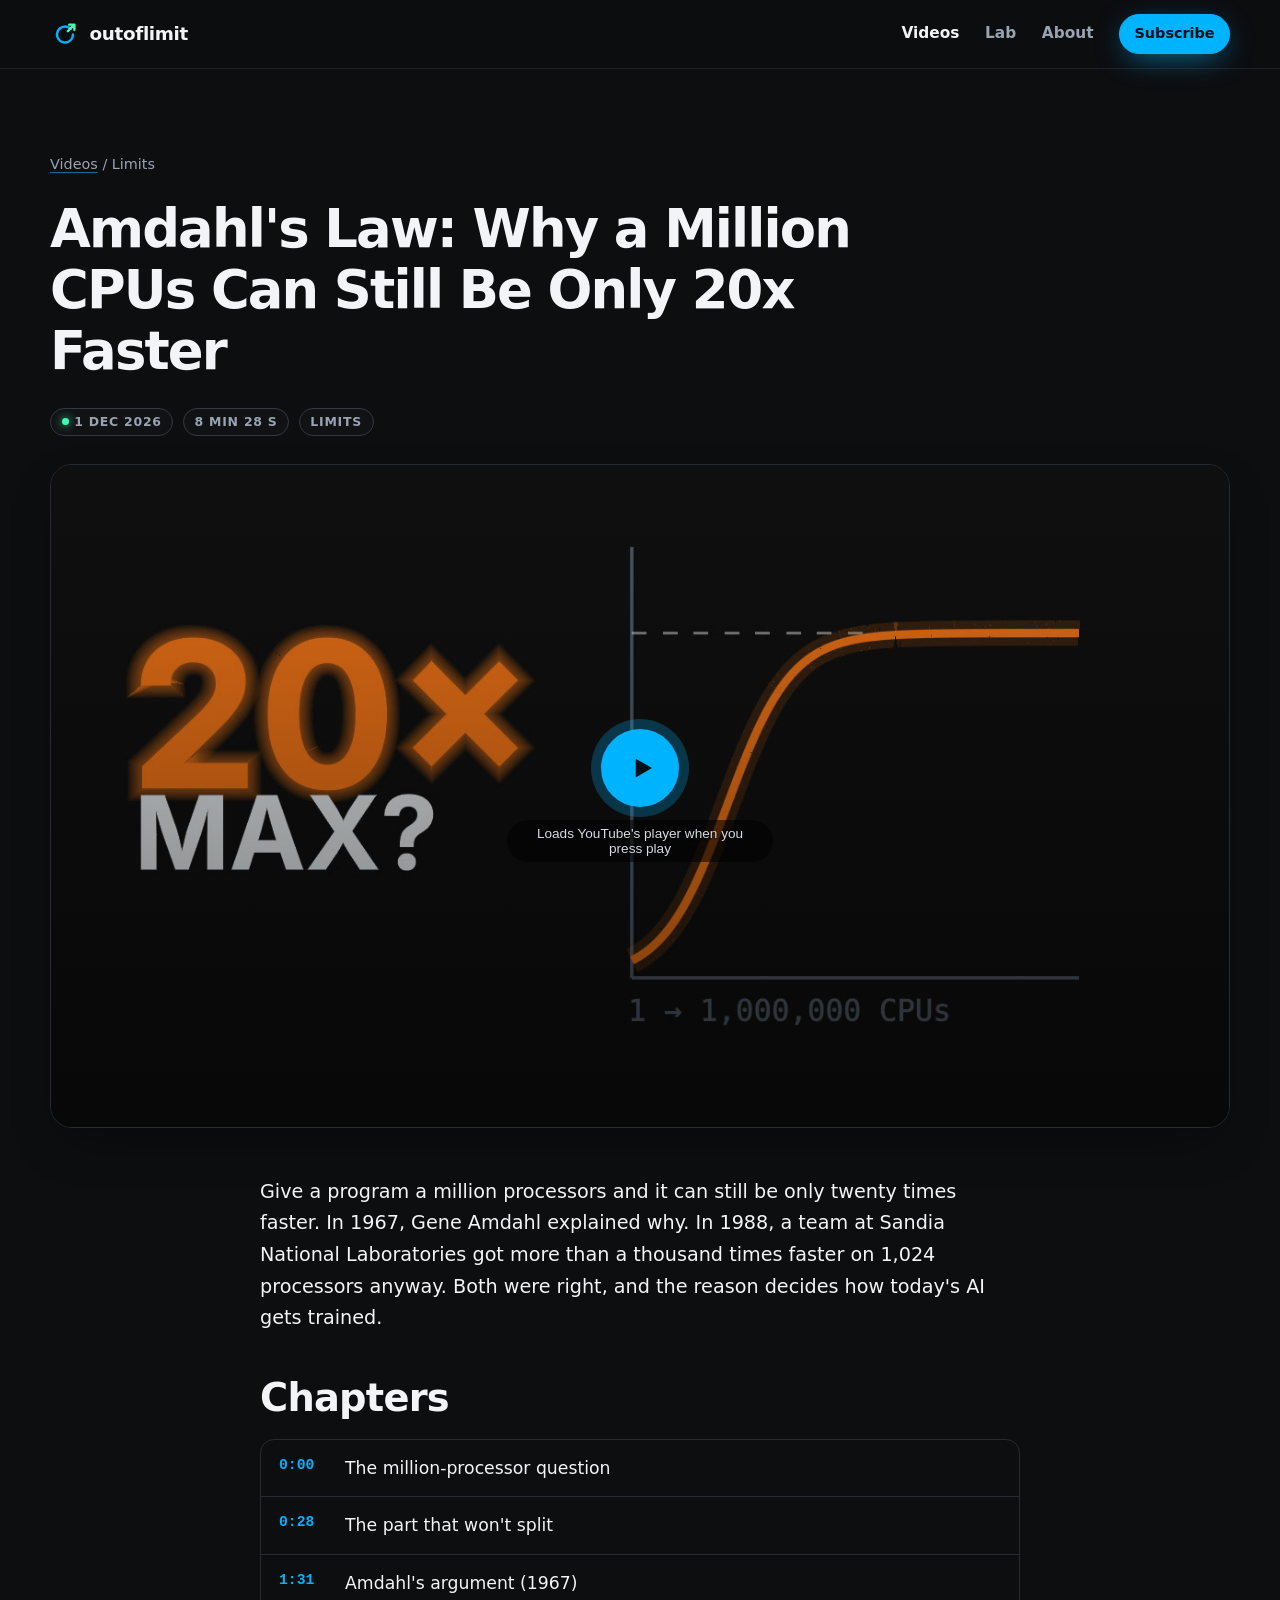
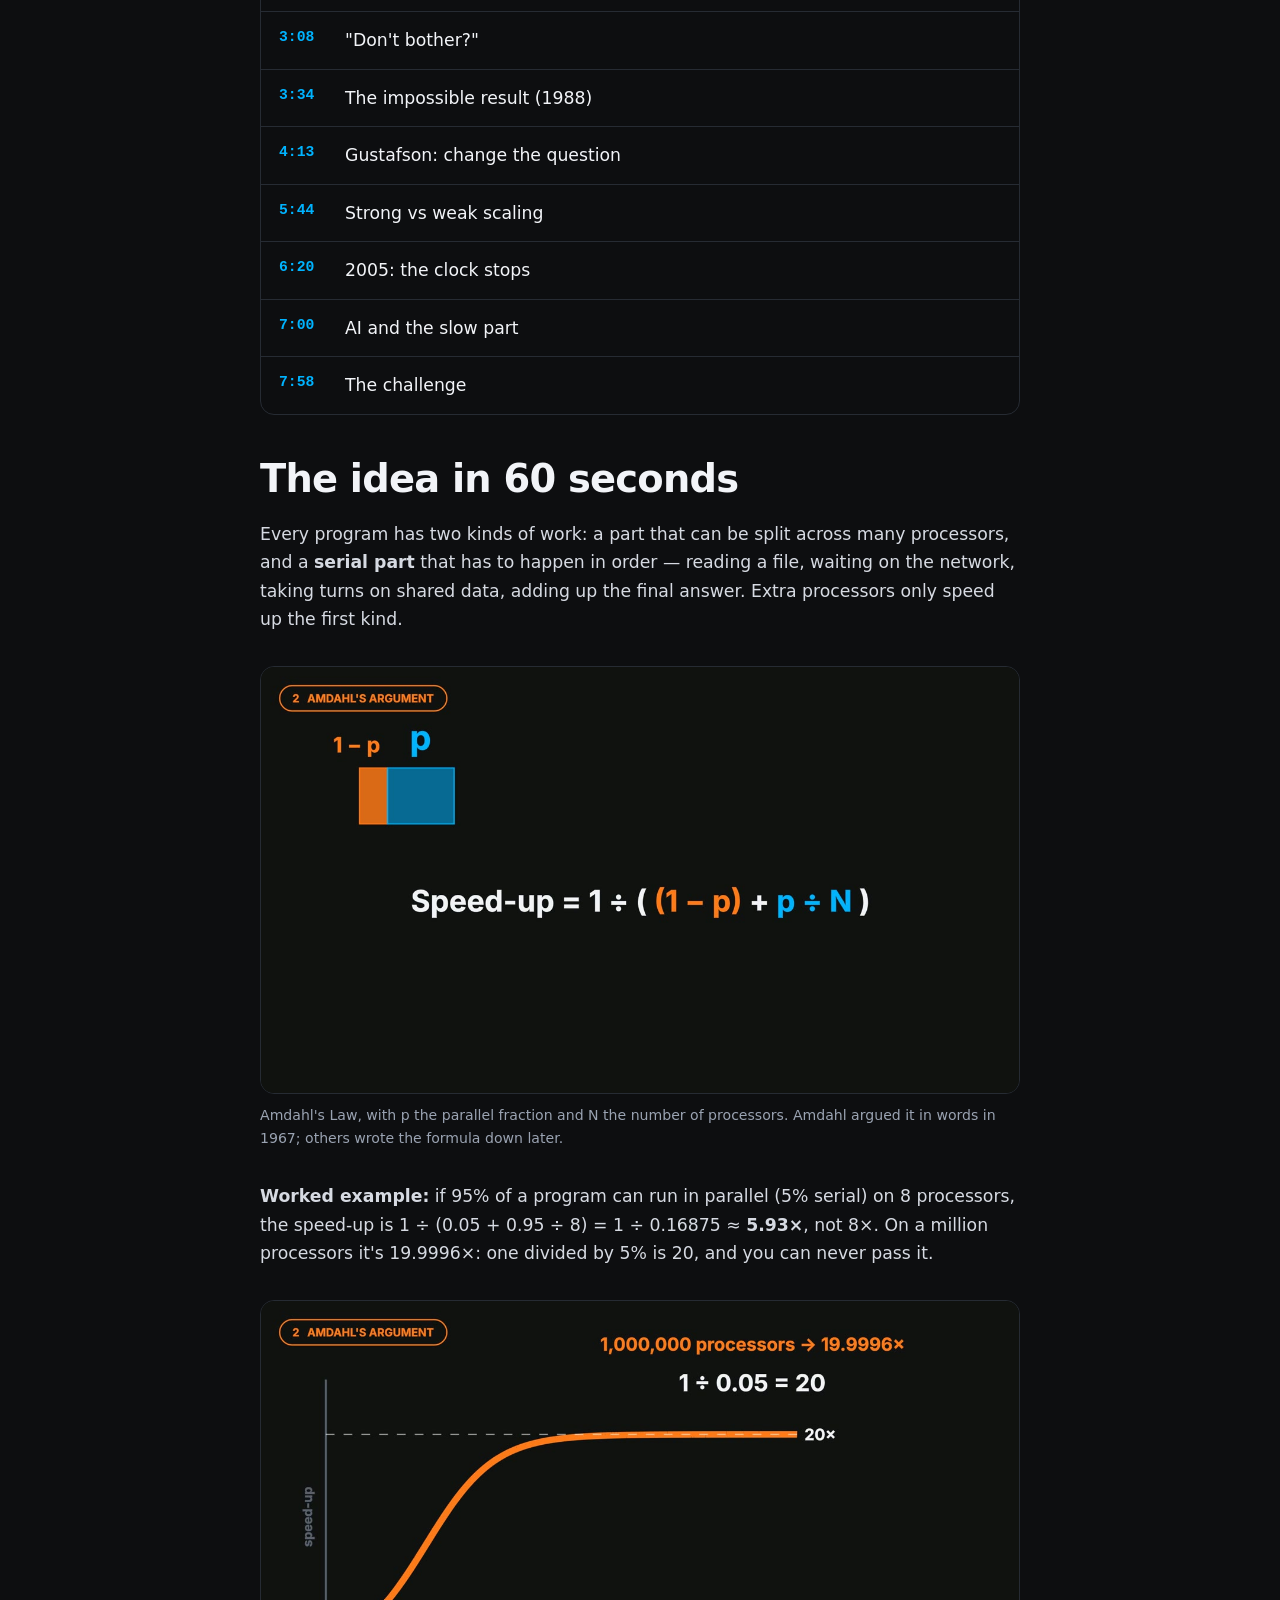
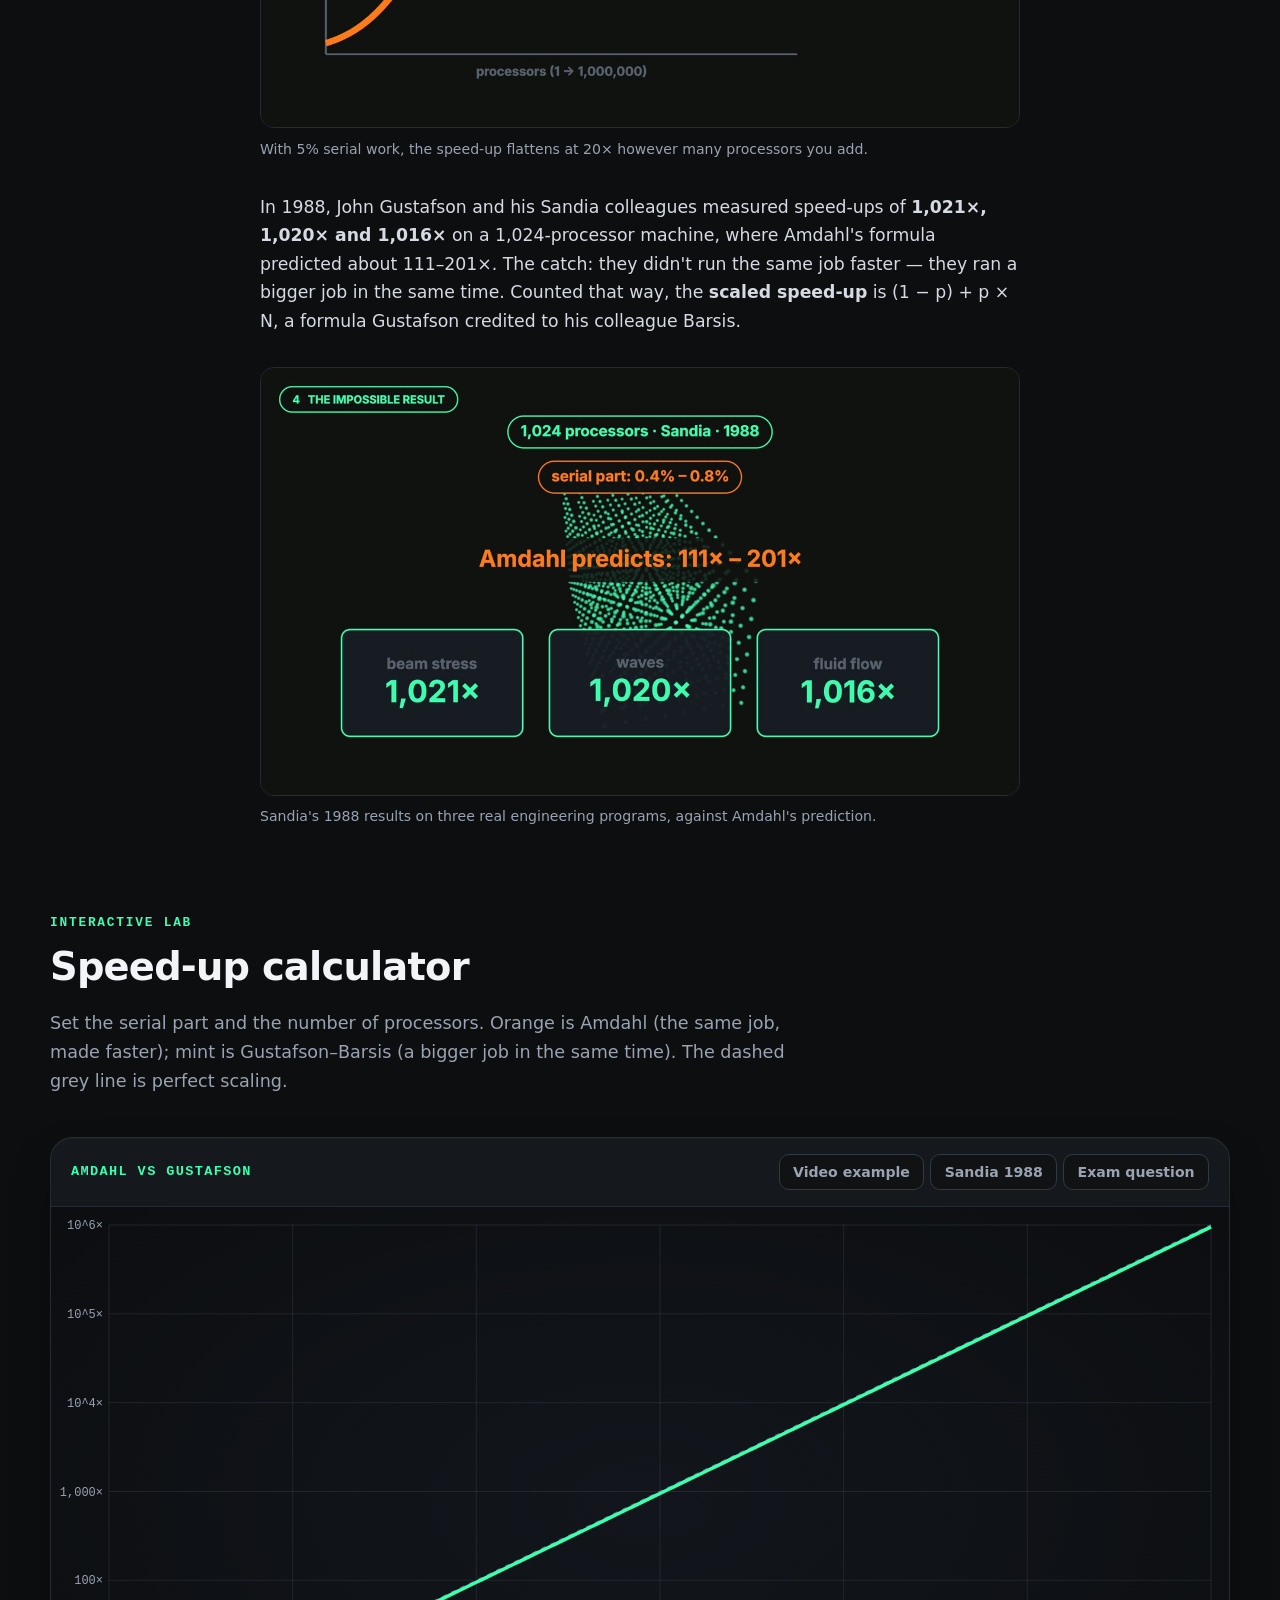
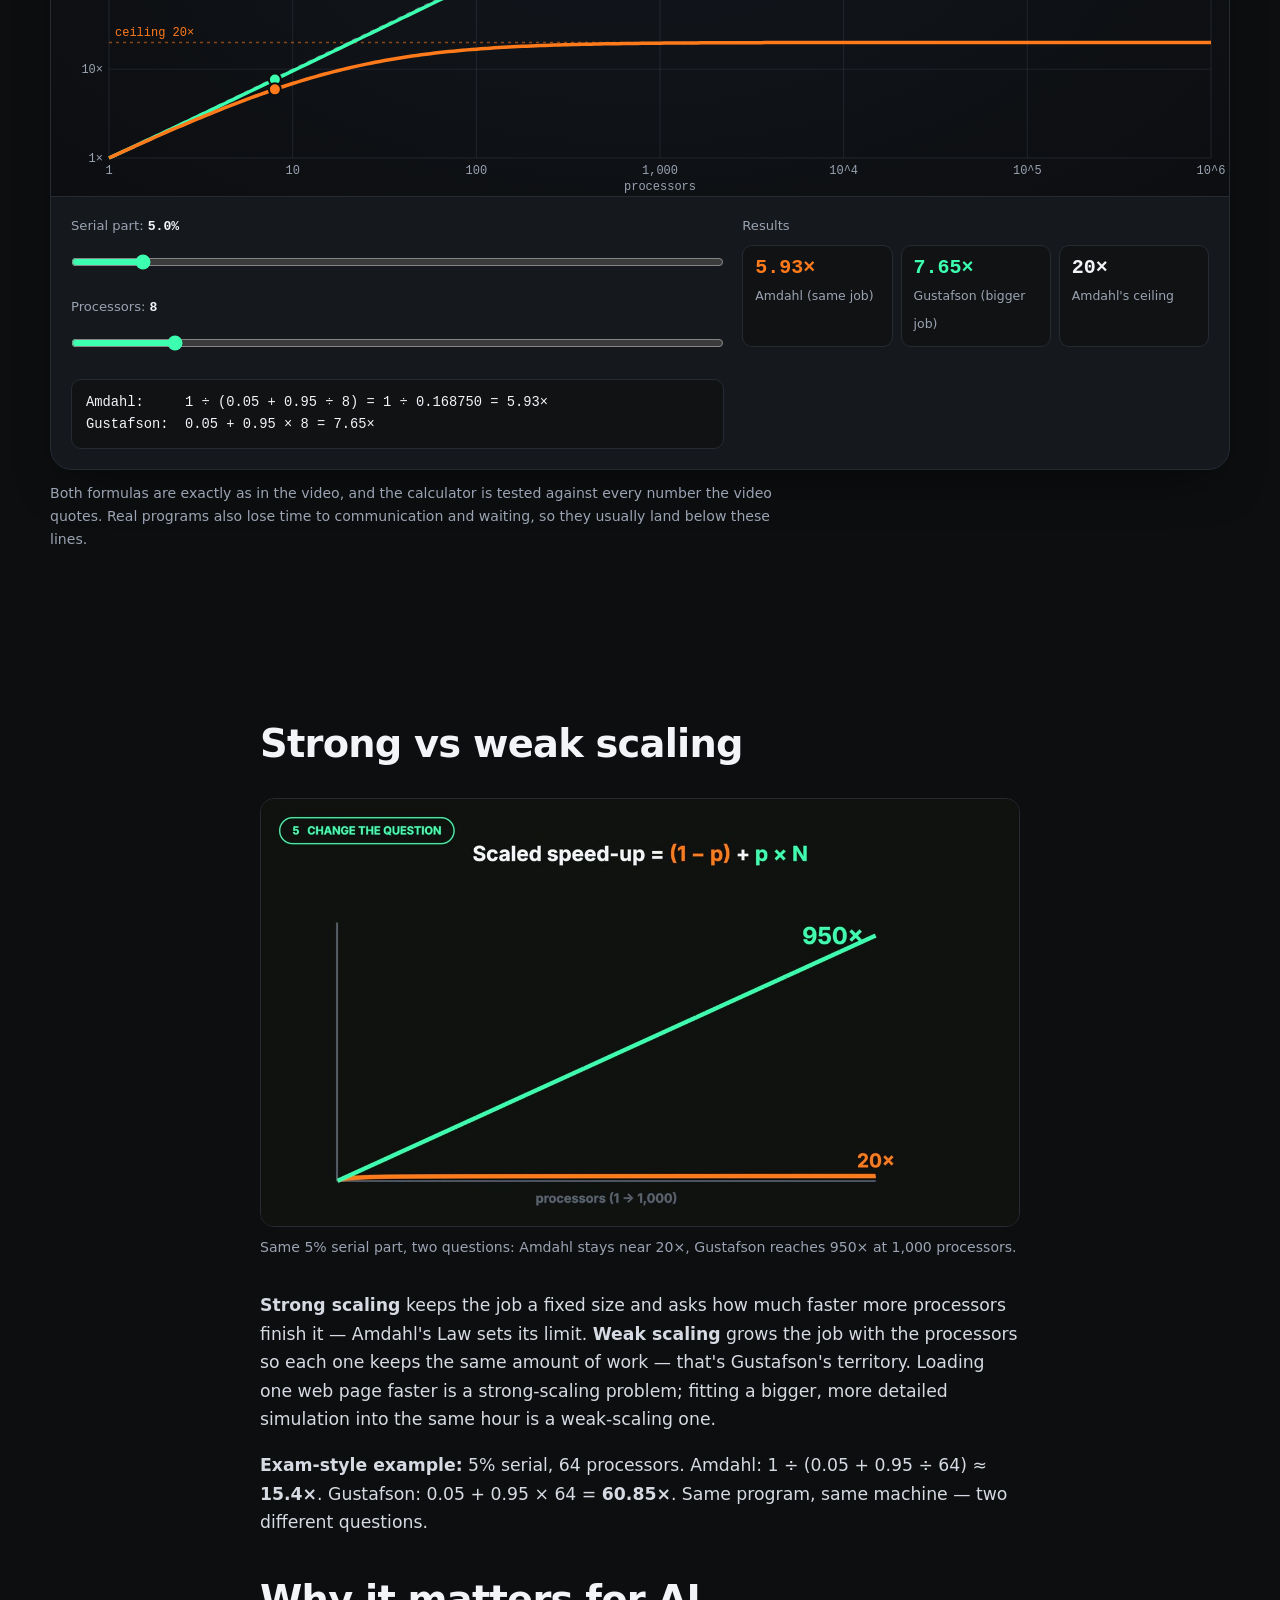
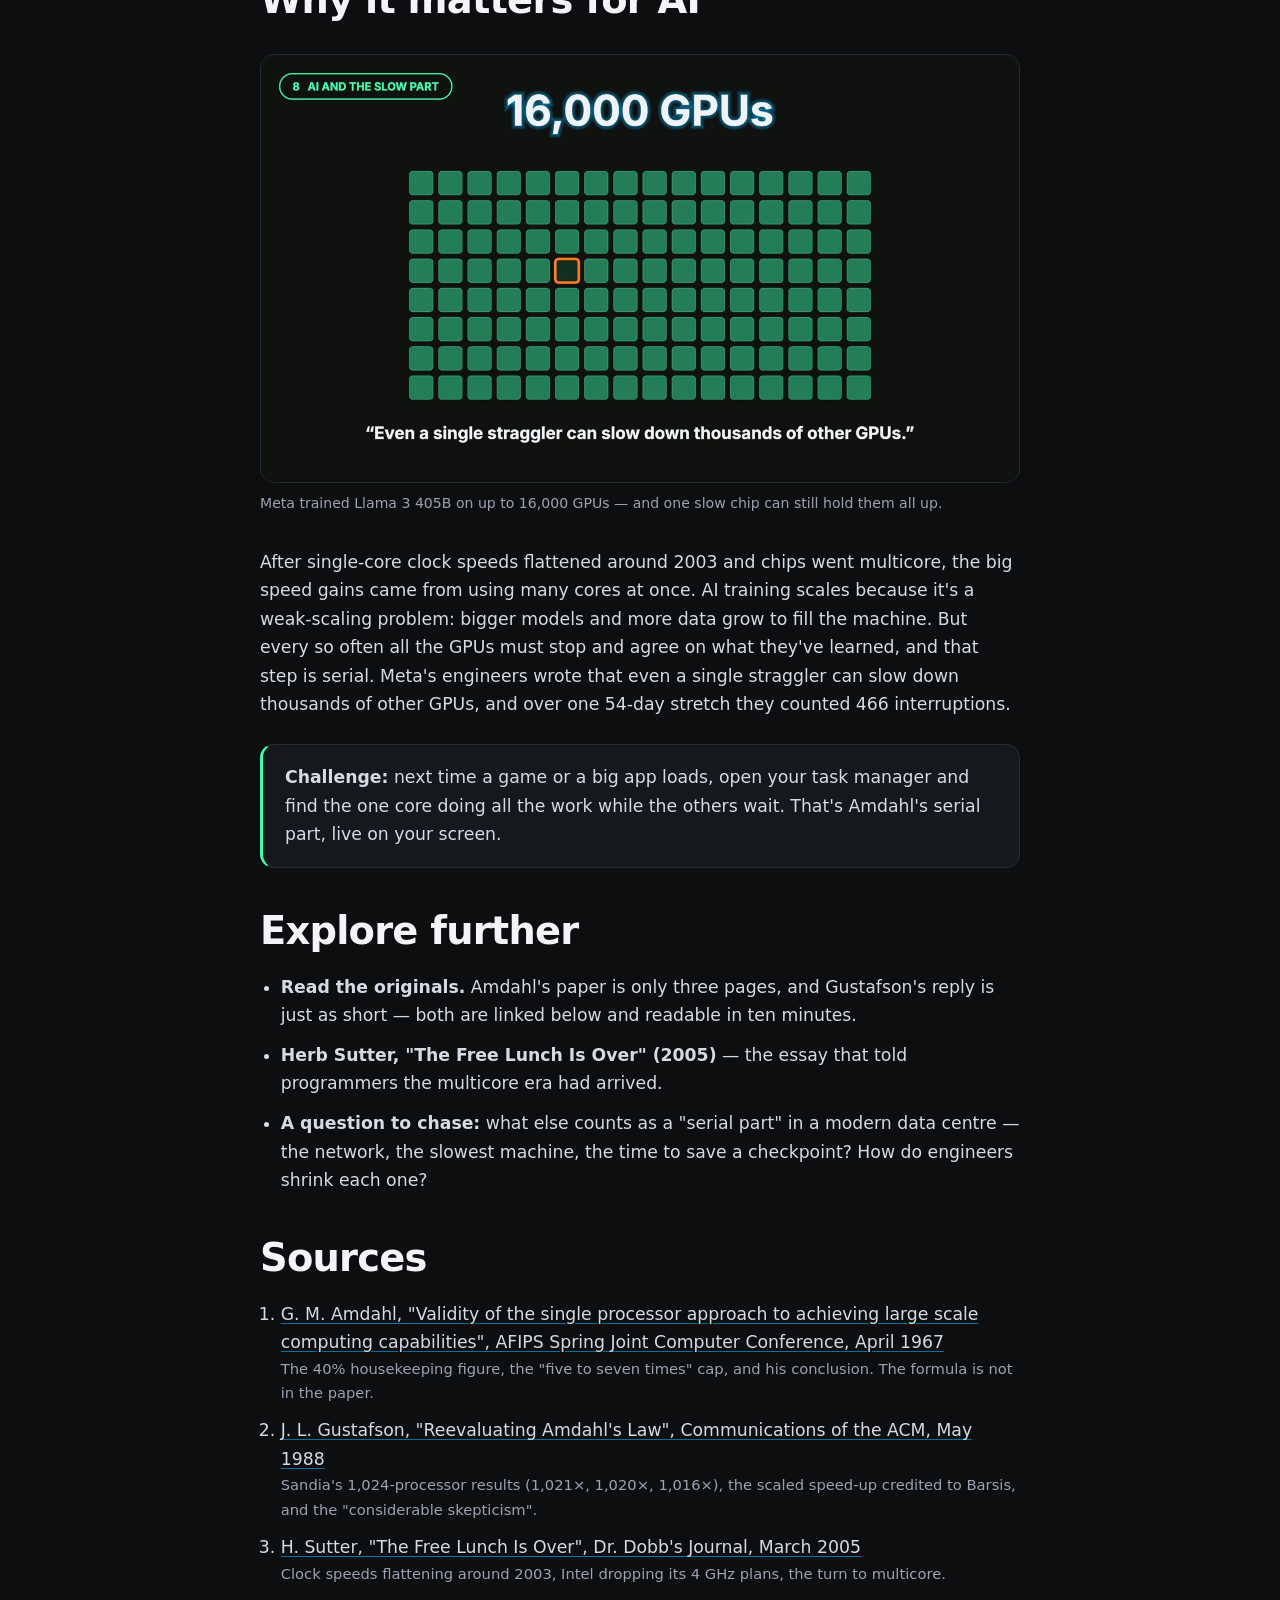
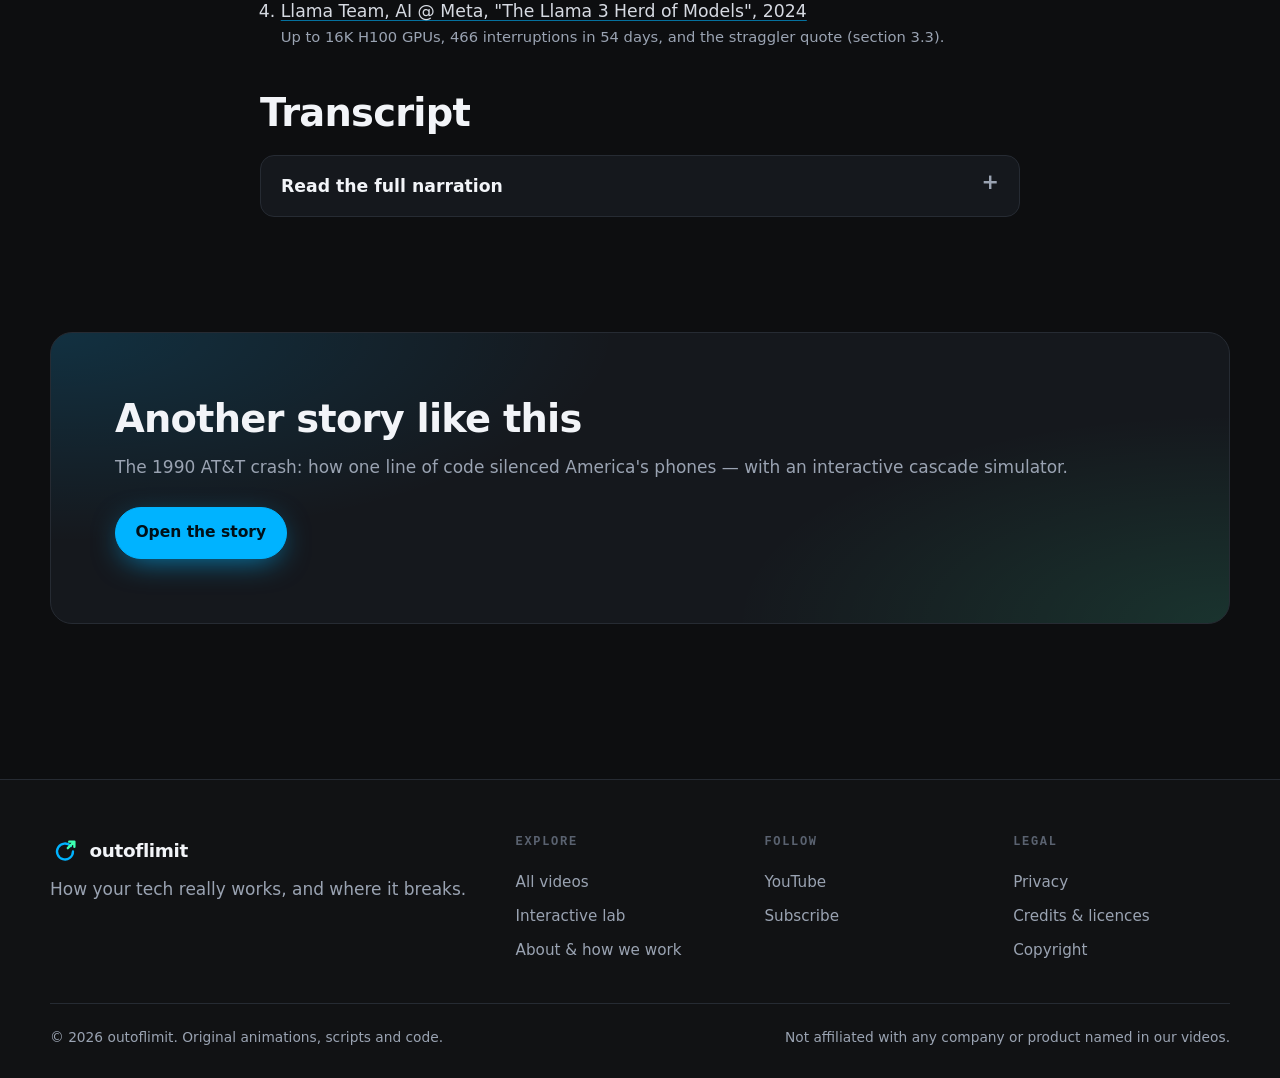
<file: videos/amdahl-gustafson/index.html>
<!doctype html>
<html lang="en">
  <head>
    <meta charset="UTF-8" />
    <meta name="viewport" content="width=device-width, initial-scale=1.0" />
    <title>Amdahl's Law explained: why a million CPUs can still be only 20x faster — outoflimit</title>
    <meta name="description" content="Amdahl's Law and Gustafson's Law explained with worked examples: why 5% serial work caps a program at 20x, how Sandia got 1,016–1,021x on 1,024 processors in 1988, strong vs weak scaling, and why AI uses thousands of GPUs. Interactive speed-up calculator, sources and full transcript." />
    <link rel="canonical" href="https://www.outoflimit.com/videos/amdahl-gustafson/" />
    <link rel="icon" type="image/svg+xml" href="/favicon.svg" />
    <meta name="theme-color" content="#0d0e10" />
    <meta property="og:type" content="video.other" />
    <meta property="og:site_name" content="outoflimit" />
    <meta property="og:title" content="Amdahl's Law: Why a Million CPUs Can Still Be Only 20x Faster" />
    <meta property="og:description" content="Interactive speed-up calculator for Amdahl's and Gustafson's laws, with worked examples, sources and the full transcript." />
    <meta property="og:url" content="https://www.outoflimit.com/videos/amdahl-gustafson/" />
    <meta property="og:image" content="https://www.outoflimit.com/img/amdahl-gustafson.jpg" />
    <meta name="twitter:card" content="summary_large_image" />
    <script type="application/ld+json">
      {
        "@context": "https://schema.org",
        "@type": "VideoObject",
        "name": "Amdahl's Law: Why a Million CPUs Can Still Be Only 20x Faster",
        "description": "Why 5% serial work caps a program at 20x, how a Sandia team got over 1,000x on 1,024 processors in 1988, strong vs weak scaling, and why AI training can use thousands of GPUs.",
        "thumbnailUrl": ["https://www.outoflimit.com/img/amdahl-gustafson.jpg"],
        "uploadDate": "2026-12-01T22:00:00+05:30",
        "duration": "PT8M28S",
        "embedUrl": "https://www.youtube.com/embed/tc0ZPFgpdRE",
        "contentUrl": "https://www.youtube.com/watch?v=tc0ZPFgpdRE",
        "publisher": {"@type": "Organization", "name": "outoflimit", "url": "https://www.outoflimit.com/"}
      }
    </script>
    <script type="module" crossorigin src="/assets/amdahl-D2lpHeCS.js"></script>
    <link rel="modulepreload" crossorigin href="/assets/main-DYMHWyrZ.js">
    <link rel="stylesheet" crossorigin href="/assets/main-B4R50dQf.css">
  </head>
  <body data-section="videos">
    <a class="skip" href="#main">Skip to content</a>
<header class="site-header">
  <div class="wrap header-row">
    <a class="brand" href="/" aria-label="outoflimit home">
      <svg class="brand-mark" viewBox="0 0 64 64" aria-hidden="true">
        <path d="M44.5 21.5A17 17 0 1 0 49 33" fill="none" stroke="currentColor" stroke-width="5" stroke-linecap="round"/>
        <path d="M38 26 52 12M41 12h11v11" fill="none" stroke="var(--mint)" stroke-width="5" stroke-linecap="round" stroke-linejoin="round"/>
      </svg>
      <span>outoflimit</span>
    </a>
    <button class="nav-toggle" aria-expanded="false" aria-controls="site-nav" aria-label="Menu">
      <span></span><span></span>
    </button>
    <nav id="site-nav" class="site-nav" aria-label="Main">
      <a href="/videos/" data-nav="videos">Videos</a>
      <a href="/videos/morris-worm/#lab" data-nav="lab">Lab</a>
      <a href="/about/" data-nav="about">About</a>
      <a class="btn btn-sm btn-primary" href="https://www.youtube.com/@outoflimit-w5o?sub_confirmation=1" rel="noopener" target="_blank">Subscribe</a>
    </nav>
  </div>
</header>

    <main id="main">
      <div class="wrap">
        <header class="article-head" style="max-width:900px">
          <nav class="crumbs" aria-label="Breadcrumb"><a href="/videos/">Videos</a> / Limits</nav>
          <h1 style="font-size:clamp(2rem,4.4vw,3.3rem)">Amdahl's Law: Why a Million CPUs Can Still Be Only 20x Faster</h1>
          <div class="meta">
            <span class="chip"><span class="dot"></span><span data-release="2026-12-01T16:30:00Z" data-before="Premieres Tue 1 Dec · 10:00 PM IST" data-after="1 Dec 2026">1 Dec 2026</span></span>
            <span class="chip">8 min 28 s</span>
            <span class="chip">Limits</span>
          </div>
        </header>

        <div class="player" data-yt="tc0ZPFgpdRE" data-yt-release="2026-12-01T16:30:00Z"
             data-soon-text="Premieres Tue 1 Dec · 10:00 PM IST — tap to subscribe and get notified"
             data-title="Amdahl's Law: Why a Million CPUs Can Still Be Only 20x Faster">
          <img src="/img/amdahl-gustafson.jpg" width="1280" height="720" alt="Video thumbnail: 20x max? A speed-up curve flattening at 20 while processors go to a million" />
          <button class="play" type="button" aria-label="Play the video">
            <span class="play-inner">
              <span class="play-icon"><svg viewBox="0 0 24 24" fill="currentColor" aria-hidden="true"><path d="M7 4.5v15l13-7.5z"/></svg></span>
              <span class="note">Loads YouTube's player when you press play</span>
            </span>
          </button>
        </div>
      </div>

      <div class="narrow prose" style="padding-top:48px">
        <p class="lead" style="font-size:1.2rem;color:var(--text)">Give a program a million processors and it can still be only twenty times faster. In 1967, Gene Amdahl explained why. In 1988, a team at Sandia National Laboratories got more than a thousand times faster on 1,024 processors anyway. Both were right, and the reason decides how today's AI gets trained.</p>

        <h2 id="chapters">Chapters</h2>
        <ol class="toc" data-release="2026-12-01T16:30:00Z" data-soon-text="Chapter links open on YouTube from Tue 1 Dec, 10:00 PM IST, when the video goes live.">
          <li><a href="https://www.youtube.com/watch?v=tc0ZPFgpdRE&amp;t=0s" target="_blank" rel="noopener"><time>0:00</time>The million-processor question</a></li>
          <li><a href="https://www.youtube.com/watch?v=tc0ZPFgpdRE&amp;t=28s" target="_blank" rel="noopener"><time>0:28</time>The part that won't split</a></li>
          <li><a href="https://www.youtube.com/watch?v=tc0ZPFgpdRE&amp;t=91s" target="_blank" rel="noopener"><time>1:31</time>Amdahl's argument (1967)</a></li>
          <li><a href="https://www.youtube.com/watch?v=tc0ZPFgpdRE&amp;t=188s" target="_blank" rel="noopener"><time>3:08</time>"Don't bother?"</a></li>
          <li><a href="https://www.youtube.com/watch?v=tc0ZPFgpdRE&amp;t=214s" target="_blank" rel="noopener"><time>3:34</time>The impossible result (1988)</a></li>
          <li><a href="https://www.youtube.com/watch?v=tc0ZPFgpdRE&amp;t=253s" target="_blank" rel="noopener"><time>4:13</time>Gustafson: change the question</a></li>
          <li><a href="https://www.youtube.com/watch?v=tc0ZPFgpdRE&amp;t=344s" target="_blank" rel="noopener"><time>5:44</time>Strong vs weak scaling</a></li>
          <li><a href="https://www.youtube.com/watch?v=tc0ZPFgpdRE&amp;t=380s" target="_blank" rel="noopener"><time>6:20</time>2005: the clock stops</a></li>
          <li><a href="https://www.youtube.com/watch?v=tc0ZPFgpdRE&amp;t=420s" target="_blank" rel="noopener"><time>7:00</time>AI and the slow part</a></li>
          <li><a href="https://www.youtube.com/watch?v=tc0ZPFgpdRE&amp;t=478s" target="_blank" rel="noopener"><time>7:58</time>The challenge</a></li>
        </ol>

        <h2>The idea in 60 seconds</h2>
        <p>Every program has two kinds of work: a part that can be split across many processors, and a <strong>serial part</strong> that has to happen in order — reading a file, waiting on the network, taking turns on shared data, adding up the final answer. Extra processors only speed up the first kind.</p>
        <figure class="figure">
          <img src="/img/ag-formula.jpg" width="1280" height="720" alt="The formula Speed-up = 1 ÷ ((1 − p) + p ÷ N) with a time bar above it" loading="lazy" />
          <figcaption>Amdahl's Law, with p the parallel fraction and N the number of processors. Amdahl argued it in words in 1967; others wrote the formula down later.</figcaption>
        </figure>
        <p><strong>Worked example:</strong> if 95% of a program can run in parallel (5% serial) on 8 processors, the speed-up is 1 ÷ (0.05 + 0.95 ÷ 8) = 1 ÷ 0.16875 ≈ <strong>5.93×</strong>, not 8×. On a million processors it's 19.9996×: one divided by 5% is 20, and you can never pass it.</p>
        <figure class="figure">
          <img src="/img/ag-ceiling.jpg" width="1280" height="720" alt="Speed-up curve flattening on a dashed line at 20x as processors go from 1 to 1,000,000" loading="lazy" />
          <figcaption>With 5% serial work, the speed-up flattens at 20× however many processors you add.</figcaption>
        </figure>
        <p>In 1988, John Gustafson and his Sandia colleagues measured speed-ups of <strong>1,021×, 1,020× and 1,016×</strong> on a 1,024-processor machine, where Amdahl's formula predicted about 111–201×. The catch: they didn't run the same job faster — they ran a bigger job in the same time. Counted that way, the <strong>scaled speed-up</strong> is (1 − p) + p × N, a formula Gustafson credited to his colleague Barsis.</p>
        <figure class="figure">
          <img src="/img/ag-sandia.jpg" width="1280" height="720" alt="Three result cards, 1,021x, 1,020x and 1,016x, under a 1,024-processor lattice" loading="lazy" />
          <figcaption>Sandia's 1988 results on three real engineering programs, against Amdahl's prediction.</figcaption>
        </figure>
      </div>

      <section id="lab" style="padding-top:56px">
        <div class="wrap">
          <div class="section-head" style="max-width:760px">
            <span class="eyebrow">Interactive lab</span>
            <h2>Speed-up calculator</h2>
            <p>Set the serial part and the number of processors. Orange is Amdahl (the same job, made faster); mint is Gustafson–Barsis (a bigger job in the same time). The dashed grey line is perfect scaling.</p>
          </div>
          <div class="lab" data-lab="speedup">
            <div class="lab-top">
              <span class="lab-title">Amdahl vs Gustafson</span>
              <div class="seg" role="group" aria-label="Examples">
                <button type="button" data-preset="0.05,8">Video example</button>
                <button type="button" data-preset="0.004,1024">Sandia 1988</button>
                <button type="button" data-preset="0.05,64">Exam question</button>
              </div>
            </div>
            <div class="lab-stage"><canvas aria-label="Log-log graph of speed-up against number of processors for Amdahl's and Gustafson's laws" role="img"></canvas></div>
            <div class="lab-controls">
              <div>
                <label class="lab-label" for="sp-serial">Serial part: <b data-out="serial">5.0%</b></label>
                <input id="sp-serial" class="range" type="range" min="0" max="50" step="any" value="5" data-input="serial" />
                <label class="lab-label" for="sp-n" style="margin-top:12px">Processors: <b data-out="n">8</b></label>
                <input id="sp-n" class="range" type="range" min="0" max="6" step="any" value="0.903089987" data-input="n" />
                <pre class="steps" data-out="steps"></pre>
              </div>
              <div>
                <span class="lab-label">Results</span>
                <div class="stats">
                  <div class="stat"><b data-out="amdahl" style="color:var(--orange)">5.93×</b><span>Amdahl (same job)</span></div>
                  <div class="stat"><b data-out="gustafson" style="color:var(--mint)">7.65×</b><span>Gustafson (bigger job)</span></div>
                  <div class="stat"><b data-out="limit">20×</b><span>Amdahl's ceiling</span></div>
                </div>
              </div>
            </div>
          </div>
          <p class="muted" style="font-size:0.88rem;margin-top:12px;max-width:760px">Both formulas are exactly as in the video, and the calculator is tested against every number the video quotes. Real programs also lose time to communication and waiting, so they usually land below these lines.</p>
        </div>
      </section>

      <div class="narrow prose">
        <h2>Strong vs weak scaling</h2>
        <figure class="figure">
          <img src="/img/ag-both-laws.jpg" width="1280" height="720" alt="Gustafson's line rising to 950x while Amdahl's curve stays near 20x, for 1 to 1,000 processors" loading="lazy" />
          <figcaption>Same 5% serial part, two questions: Amdahl stays near 20×, Gustafson reaches 950× at 1,000 processors.</figcaption>
        </figure>
        <p><strong>Strong scaling</strong> keeps the job a fixed size and asks how much faster more processors finish it — Amdahl's Law sets its limit. <strong>Weak scaling</strong> grows the job with the processors so each one keeps the same amount of work — that's Gustafson's territory. Loading one web page faster is a strong-scaling problem; fitting a bigger, more detailed simulation into the same hour is a weak-scaling one.</p>
        <p><strong>Exam-style example:</strong> 5% serial, 64 processors. Amdahl: 1 ÷ (0.05 + 0.95 ÷ 64) ≈ <strong>15.4×</strong>. Gustafson: 0.05 + 0.95 × 64 = <strong>60.85×</strong>. Same program, same machine — two different questions.</p>

        <h2>Why it matters for AI</h2>
        <figure class="figure">
          <img src="/img/ag-straggler.jpg" width="1280" height="720" alt="A wall of GPU chips with one orange straggler and the quote: Even a single straggler can slow down thousands of other GPUs" loading="lazy" />
          <figcaption>Meta trained Llama 3 405B on up to 16,000 GPUs — and one slow chip can still hold them all up.</figcaption>
        </figure>
        <p>After single-core clock speeds flattened around 2003 and chips went multicore, the big speed gains came from using many cores at once. AI training scales because it's a weak-scaling problem: bigger models and more data grow to fill the machine. But every so often all the GPUs must stop and agree on what they've learned, and that step is serial. Meta's engineers wrote that even a single straggler can slow down thousands of other GPUs, and over one 54-day stretch they counted 466 interruptions.</p>

        <div class="callout">
          <p><strong>Challenge:</strong> next time a game or a big app loads, open your task manager and find the one core doing all the work while the others wait. That's Amdahl's serial part, live on your screen.</p>
        </div>

        <h2 id="explore">Explore further</h2>
        <ul class="sources">
          <li><strong>Read the originals.</strong> Amdahl's paper is only three pages, and Gustafson's reply is just as short — both are linked below and readable in ten minutes.</li>
          <li><strong>Herb Sutter, "The Free Lunch Is Over" (2005)</strong> — the essay that told programmers the multicore era had arrived.</li>
          <li><strong>A question to chase:</strong> what else counts as a "serial part" in a modern data centre — the network, the slowest machine, the time to save a checkpoint? How do engineers shrink each one?</li>
        </ul>

        <h2 id="sources">Sources</h2>
        <ol class="sources">
          <li><a href="https://web.archive.org/web/20191029093307/http://www-inst.eecs.berkeley.edu/~n252/paper/Amdahl.pdf" rel="noopener" target="_blank">G. M. Amdahl, "Validity of the single processor approach to achieving large scale computing capabilities", AFIPS Spring Joint Computer Conference, April 1967</a><span class="why">The 40% housekeeping figure, the "five to seven times" cap, and his conclusion. The formula is not in the paper.</span></li>
          <li><a href="https://web.archive.org/web/20201111200408/http://www.johngustafson.net/pubs/pub13/amdahl.htm" rel="noopener" target="_blank">J. L. Gustafson, "Reevaluating Amdahl's Law", Communications of the ACM, May 1988</a><span class="why">Sandia's 1,024-processor results (1,021×, 1,020×, 1,016×), the scaled speed-up credited to Barsis, and the "considerable skepticism".</span></li>
          <li><a href="http://www.gotw.ca/publications/concurrency-ddj.htm" rel="noopener" target="_blank">H. Sutter, "The Free Lunch Is Over", Dr. Dobb's Journal, March 2005</a><span class="why">Clock speeds flattening around 2003, Intel dropping its 4 GHz plans, the turn to multicore.</span></li>
          <li><a href="https://arxiv.org/abs/2407.21783" rel="noopener" target="_blank">Llama Team, AI @ Meta, "The Llama 3 Herd of Models", 2024</a><span class="why">Up to 16K H100 GPUs, 466 interruptions in 54 days, and the straggler quote (section 3.3).</span></li>
        </ol>

        <h2 id="transcript">Transcript</h2>
        <details class="transcript">
          <summary>Read the full narration</summary>
          <div class="inner">
            <h3>The million-processor question</h3>
            <p>What if you gave your program a million processors? A million times faster, right? In 1967, a computer architect at IBM explained why it might stop at just twenty times faster, and it became known as Amdahl&#x27;s Law. Twenty years later, a team at Sandia National Laboratories made programs run more than a thousand times faster, on about a thousand processors. Both of them were right. And the reason decides how AI gets trained today.</p>
            <h3>The part that won&#x27;t split</h3>
            <p>Your laptop or phone probably has eight cores, or more. But open a task manager while something big loads, and you&#x27;ll often see one core working hard while the others sit almost idle. That&#x27;s because every program has two kinds of work. Some work can be split up and done at the same time, like processing every pixel of a photo. And some work has to happen in order, one step after another, like reading the file before you can process it. Give it five cores, and the part that can be split gets five times shorter. The in-order part takes just as long as before. That stubborn, in-order part is called the serial part, and it&#x27;s the whole story of this video. Serial parts hide in places you&#x27;d never notice. Reading a file from the disk before anything can start. Waiting for an answer from the network. Taking turns to update one shared piece of data, so two cores don&#x27;t overwrite each other. And at the very end, adding up everyone&#x27;s results into one final answer. Each of those is a moment where extra cores just have to wait.</p>
            <h3>Amdahl&#x27;s argument (1967)</h3>
            <p>In April 1967, at a computer conference in Atlantic City, Gene Amdahl presented a short paper, just a few pages long. For over a decade, some had argued that single computers had hit their limits, and the future was to wire many of them together. Amdahl looked at real programs and found that a big share of their work was housekeeping: moving and managing data, step by step. In his numbers, that kind of overhead alone would cap a machine at about five to seven times faster, however many processors you added. His conclusion was blunt: speeding up the parallel part is wasted effort unless you speed up the serial part almost as much. The famous formula that carries his name isn&#x27;t actually in his paper. Amdahl made the argument in words, and others wrote it down as an equation later. Call the parallel fraction of the work p, and the number of processors N. The serial part still takes the same time, but the parallel part shrinks by N. Amdahl&#x27;s Law says your speed-up is one, divided by the serial part plus the parallel part shared out across N. Let&#x27;s try it. Say ninety-five percent of a program can run in parallel, and you have eight processors. Five percent stays serial, and ninety-five percent is shared across eight. That gives a speed-up of about five point nine, not eight. Now give it a million processors. The parallel part almost vanishes, but that five percent never moves. So the speed-up gets stuck just below twenty times, because one divided by five percent is twenty. No matter how much hardware you buy, the serial part sets the speed limit.</p>
            <h3>&quot;Don&#x27;t bother?&quot;</h3>
            <p>For years, that curve made giant parallel machines look pointless. If even a tiny serial part caps you so hard, why build a thousand processors? Even in 1988, one researcher described considerable skepticism about massive parallelism, and Amdahl&#x27;s Law was the reason. With a thousand processors, even one percent of serial work should hold you to about ninety-one times faster.</p>
            <h3>The impossible result (1988)</h3>
            <p>Then, in 1988, a team at Sandia National Laboratories ran three real engineering programs on a machine with 1,024 processors. One analysed stress in a beam, one simulated waves, and one modelled an unstable fluid flow. Their speed-ups were 1,021, 1,020 and 1,016 times. Those programs had a serial part of somewhere between 0.4 and 0.8 percent. Plug that into Amdahl&#x27;s Law, and you&#x27;d expect somewhere between about 110 and 200 times faster. They got more than a thousand. So was Amdahl wrong?</p>
            <h3>Gustafson: change the question</h3>
            <p>John Gustafson, who wrote up the result, pointed at a hidden assumption. Amdahl&#x27;s formula keeps the job the same size, and asks how fast more processors can finish it. But that&#x27;s not what people actually do with a bigger machine. Give a scientist a thousand times more computing, and they don&#x27;t run yesterday&#x27;s simulation faster. They run a bigger one: a finer grid, more time steps, more detail, in about the same amount of time. The serial part, things like loading the program and starting up, stays about the same. It&#x27;s the parallel part that grows with the machine. Count the speed-up that way, and it&#x27;s simply the serial part, plus the parallel part times the number of processors. Gustafson credited the formula to his Sandia colleague, Barsis, which is why it&#x27;s often called the Gustafson–Barsis law. With the Sandia jobs&#x27; serial fractions, it predicts about 1,016 to 1,020 times faster, almost exactly what they measured. Take our five percent example again: with a thousand processors and a job that grows with them, the speed-up is about 950, not 20. Here&#x27;s the kind of question that turns up in exams. Five percent serial, sixty-four processors. Ask Amdahl&#x27;s question, the same job made faster, and you get about fifteen times. Ask Gustafson&#x27;s question, a bigger job in the same time, and you get sixty point eight five times. Same program, same machine, two different answers, because they&#x27;re measuring two different things.</p>
            <h3>Strong vs weak scaling</h3>
            <p>So who&#x27;s right? Both of them, because they&#x27;re answering different questions. Loading one web page faster is an Amdahl problem. Fitting a bigger, more detailed problem into the same hour is a Gustafson problem. Engineers have names for these two ideas. Making a fixed-size job faster with more processors is called strong scaling, and Amdahl&#x27;s Law sets its limit. Growing the job along with the processors, so each one keeps the same amount of work, is called weak scaling, and that&#x27;s Gustafson&#x27;s territory. If you see those words in a course or an exam, that&#x27;s all they mean.</p>
            <h3>2005: the clock stops</h3>
            <p>For decades, most programs got faster for free, because each new processor simply ran at a higher clock speed. Then, around the beginning of 2003, that climb took a sharp turn and flattened, held back by heat and power. In 2004, Intel officially abandoned its plans for a four gigahertz chip. Instead, chip makers turned to multicore: more cores on each chip, rather than faster ones. As the software expert Herb Sutter put it in 2005, the free lunch was over. From then on, the big speed gains came from using many cores at once, which put Amdahl&#x27;s serial part inside every laptop and phone.</p>
            <h3>AI and the slow part</h3>
            <p>Which brings us to AI. Meta trained its largest Llama 3 model on up to sixteen thousand graphics processors at once. That only works because training is a Gustafson problem: bigger models and more data grow to fill the machine. But Amdahl never really goes away. Every so often, all those processors have to stop and agree on what they&#x27;ve learned, and that step is serial. Meta&#x27;s engineers wrote that even a single straggler can slow down thousands of other GPUs. One slow chip, and sixteen thousand wait for it. And over one fifty-four-day stretch of training, they counted 466 interruptions to the job. Keeping that serial part tiny, by syncing smartly, replacing failing hardware fast and restarting quickly, is a huge part of how modern AI gets built. Amdahl&#x27;s 1967 argument is still sitting in the middle of the most powerful computers on Earth.</p>
            <h3>The challenge</h3>
            <p>So here&#x27;s a challenge. Next time a game or a big app loads, open your task manager and find the core doing all the work while the others wait. That&#x27;s Amdahl&#x27;s serial part, live on your screen.</p>
          </div>
        </details>
      </div>

      <section>
        <div class="wrap">
          <div class="cta-band">
            <div>
              <h2>Another story like this</h2>
              <p>The 1990 AT&amp;T crash: how one line of code silenced America's phones — with an interactive cascade simulator.</p>
            </div>
            <a class="btn btn-primary" href="/videos/att-1990-crash/">Open the story</a>
          </div>
        </div>
      </section>
    </main>
    <footer class="site-footer">
  <div class="wrap footer-grid">
    <div>
      <a class="brand" href="/">
        <svg class="brand-mark" viewBox="0 0 64 64" aria-hidden="true">
          <path d="M44.5 21.5A17 17 0 1 0 49 33" fill="none" stroke="currentColor" stroke-width="5" stroke-linecap="round"/>
          <path d="M38 26 52 12M41 12h11v11" fill="none" stroke="var(--mint)" stroke-width="5" stroke-linecap="round" stroke-linejoin="round"/>
        </svg>
        <span>outoflimit</span>
      </a>
      <p class="muted">How your tech really works, and where it breaks.</p>
    </div>
    <nav aria-label="Explore">
      <h2 class="footer-h">Explore</h2>
      <a href="/videos/">All videos</a>
      <a href="/videos/morris-worm/#lab">Interactive lab</a>
      <a href="/about/">About &amp; how we work</a>
    </nav>
    <nav aria-label="Follow">
      <h2 class="footer-h">Follow</h2>
      <a href="https://www.youtube.com/@outoflimit-w5o" rel="noopener" target="_blank">YouTube</a>
      <a href="https://www.youtube.com/@outoflimit-w5o?sub_confirmation=1" rel="noopener" target="_blank">Subscribe</a>
    </nav>
    <nav aria-label="Legal">
      <h2 class="footer-h">Legal</h2>
      <a href="/legal/#privacy">Privacy</a>
      <a href="/legal/#credits">Credits &amp; licences</a>
      <a href="/legal/#copyright">Copyright</a>
    </nav>
  </div>
  <div class="wrap footer-base">
    <span>© <span data-year>2026</span> outoflimit. Original animations, scripts and code.</span>
    <span class="muted">Not affiliated with any company or product named in our videos.</span>
  </div>
</footer>

  </body>
</html>
</file>
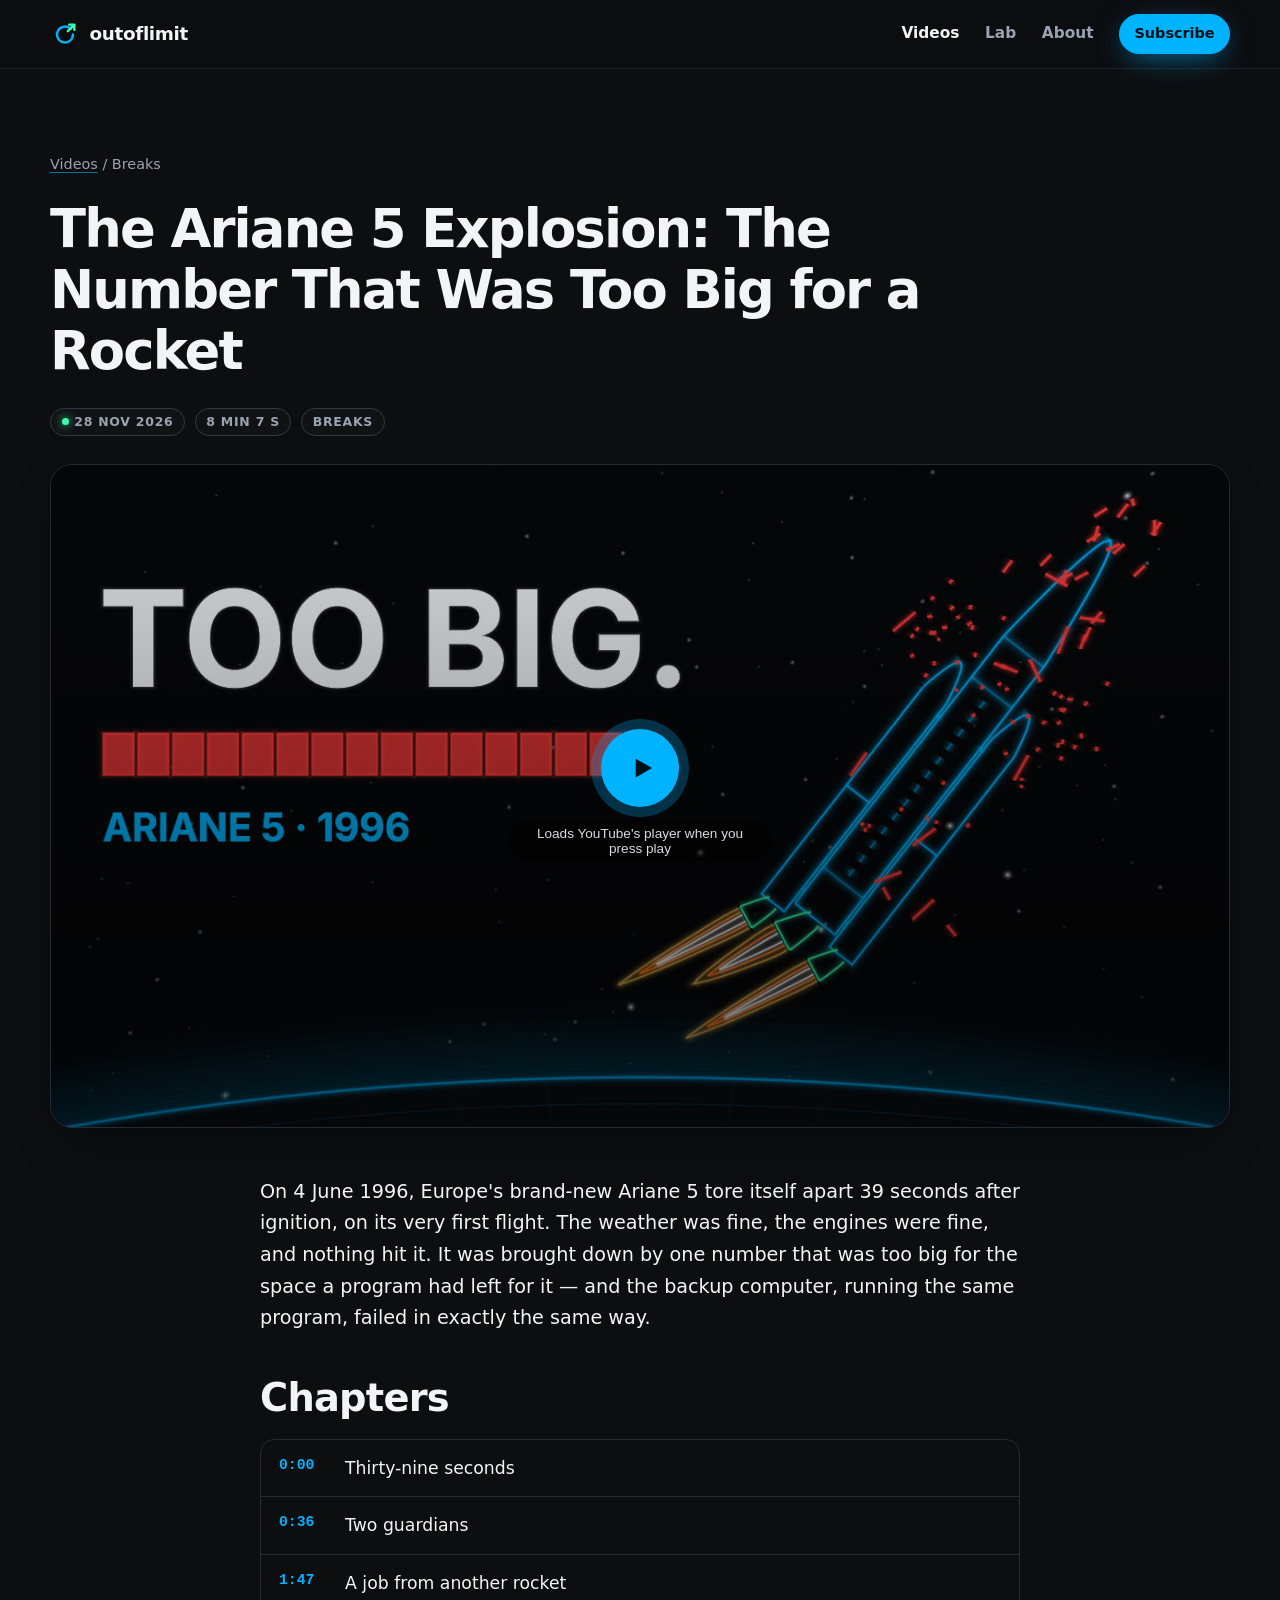
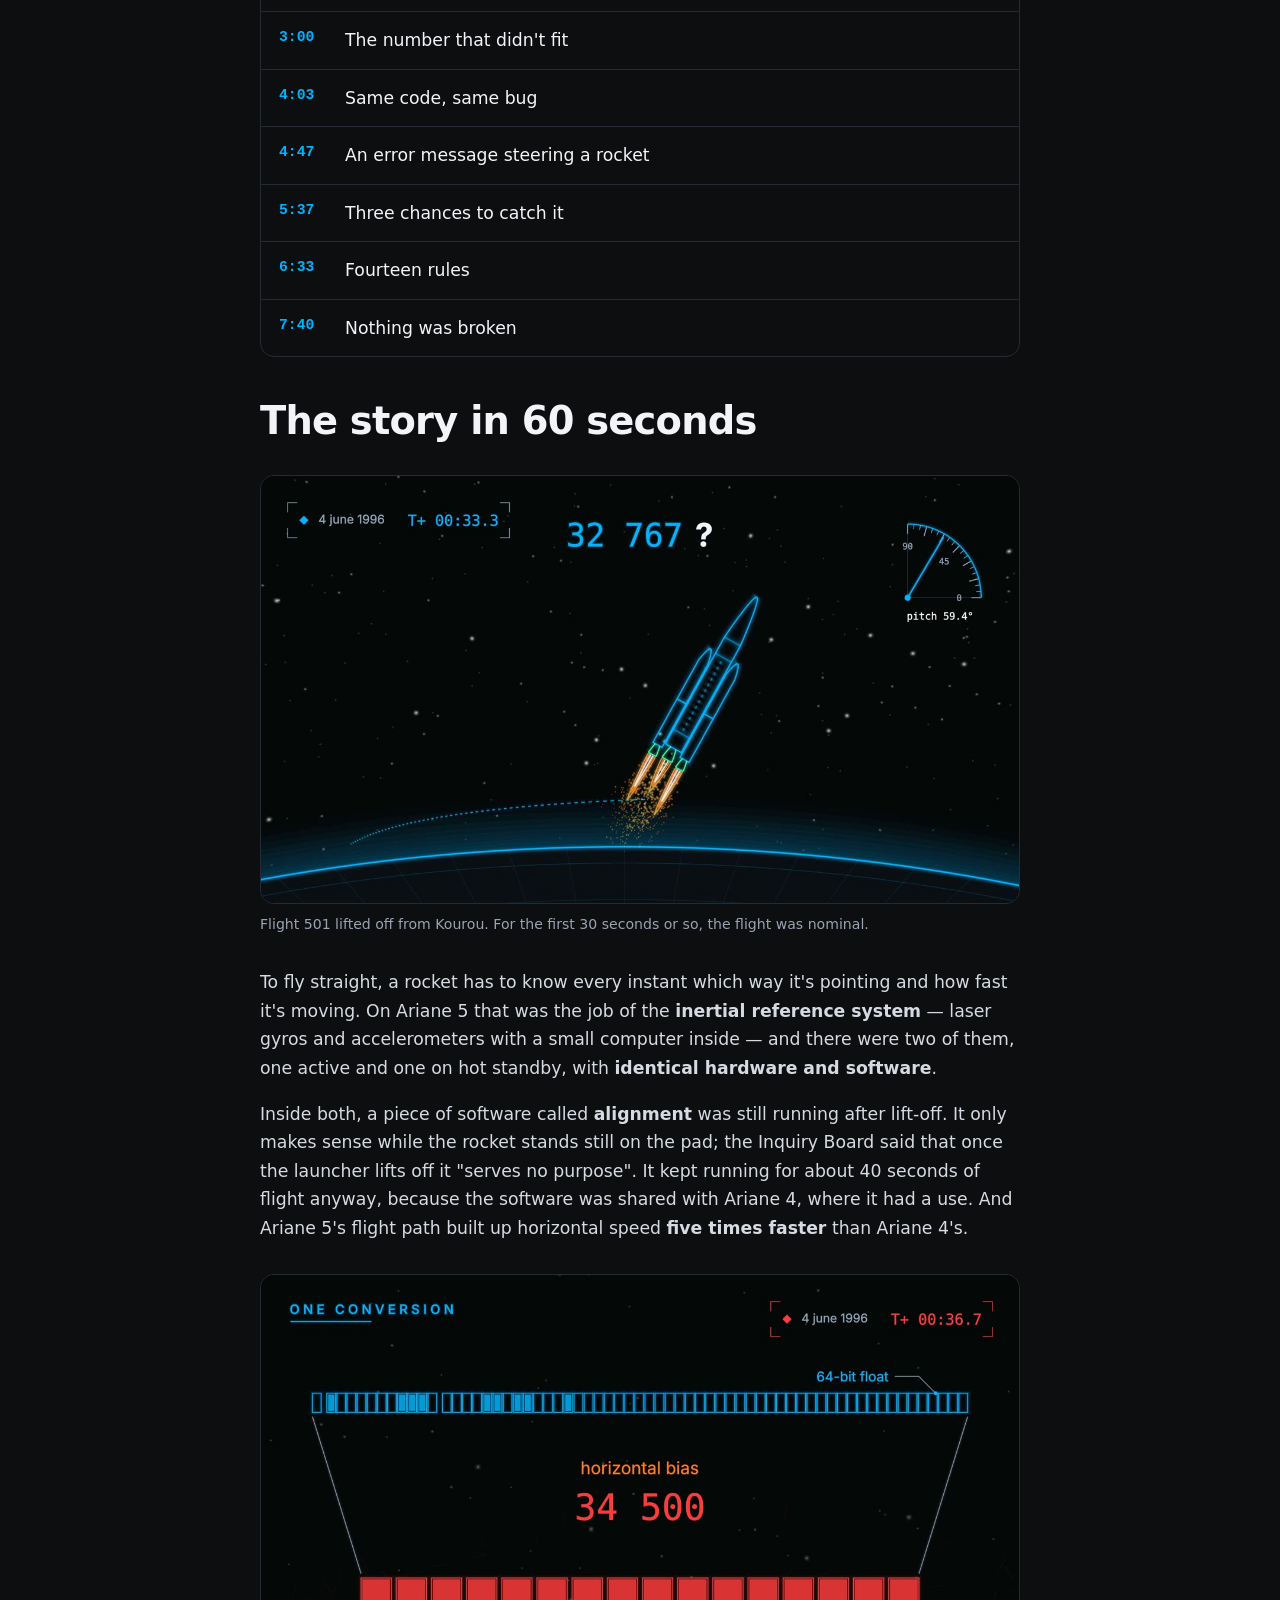
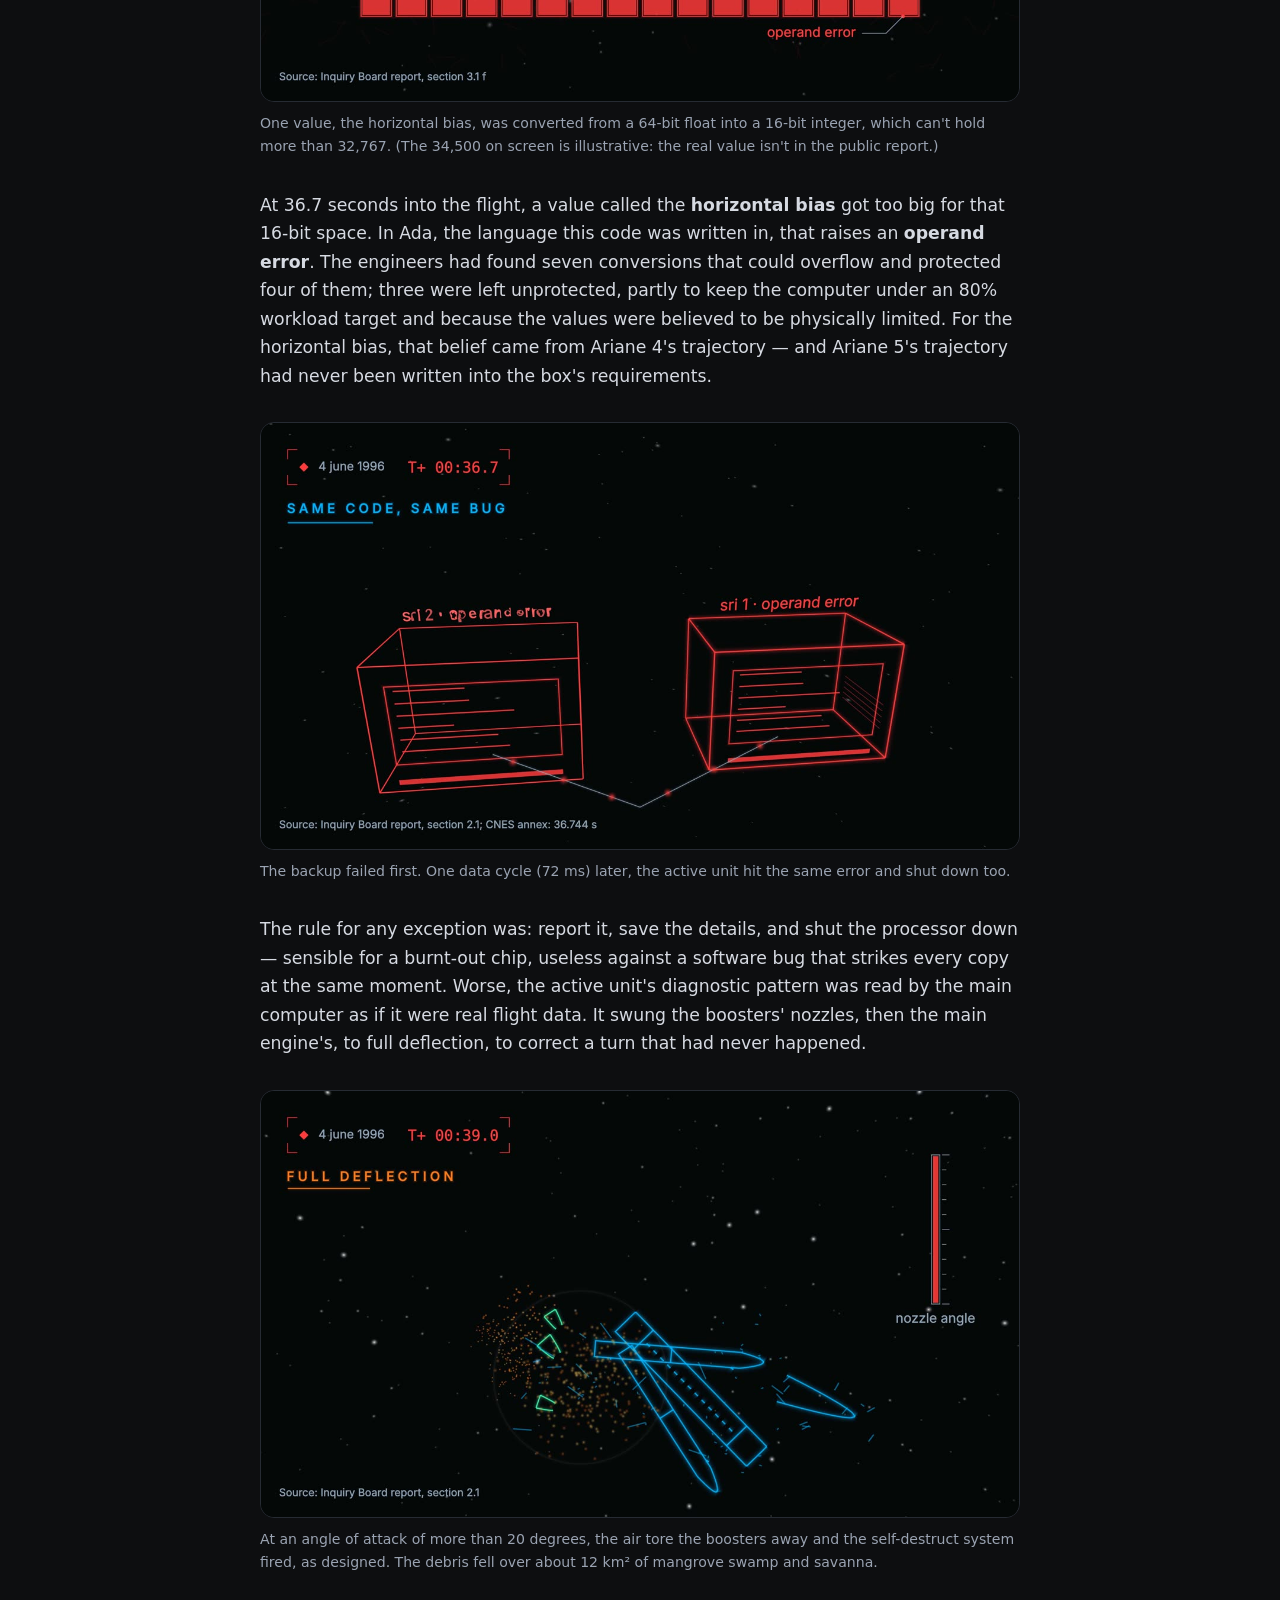
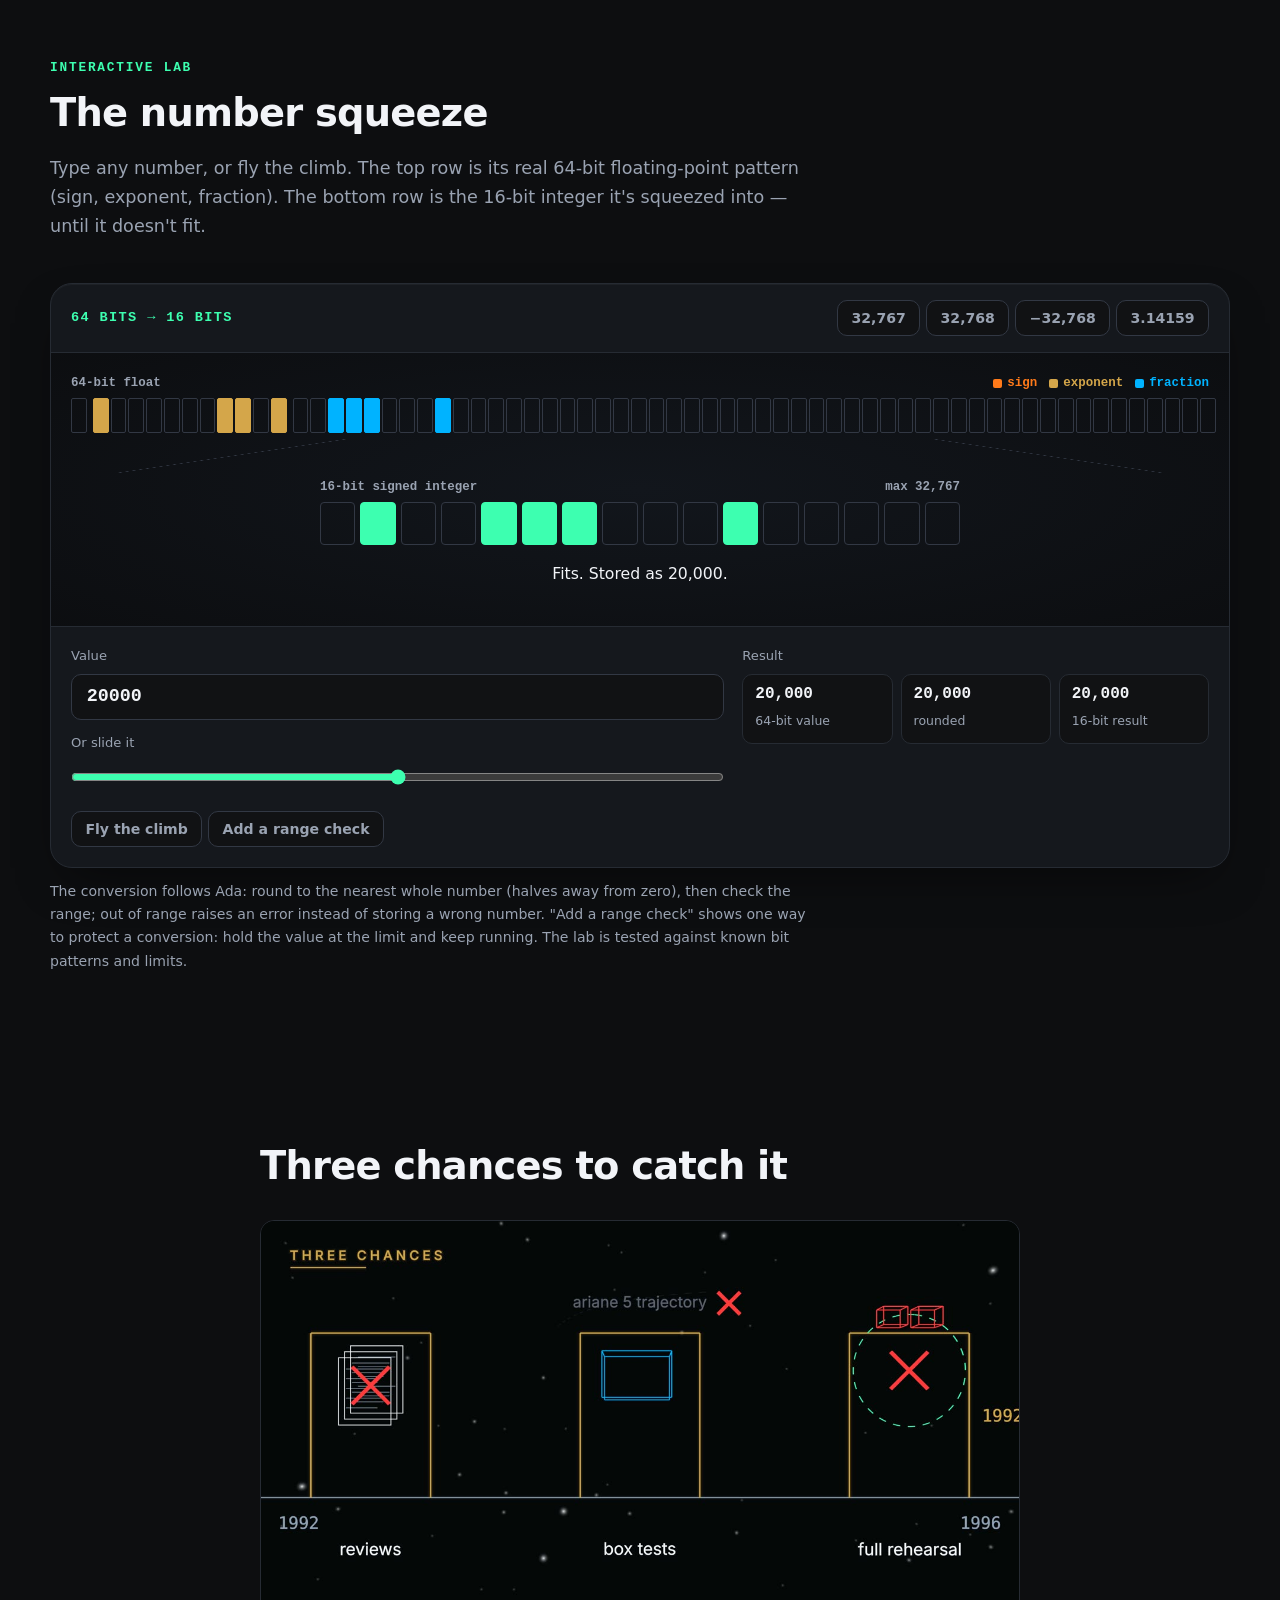
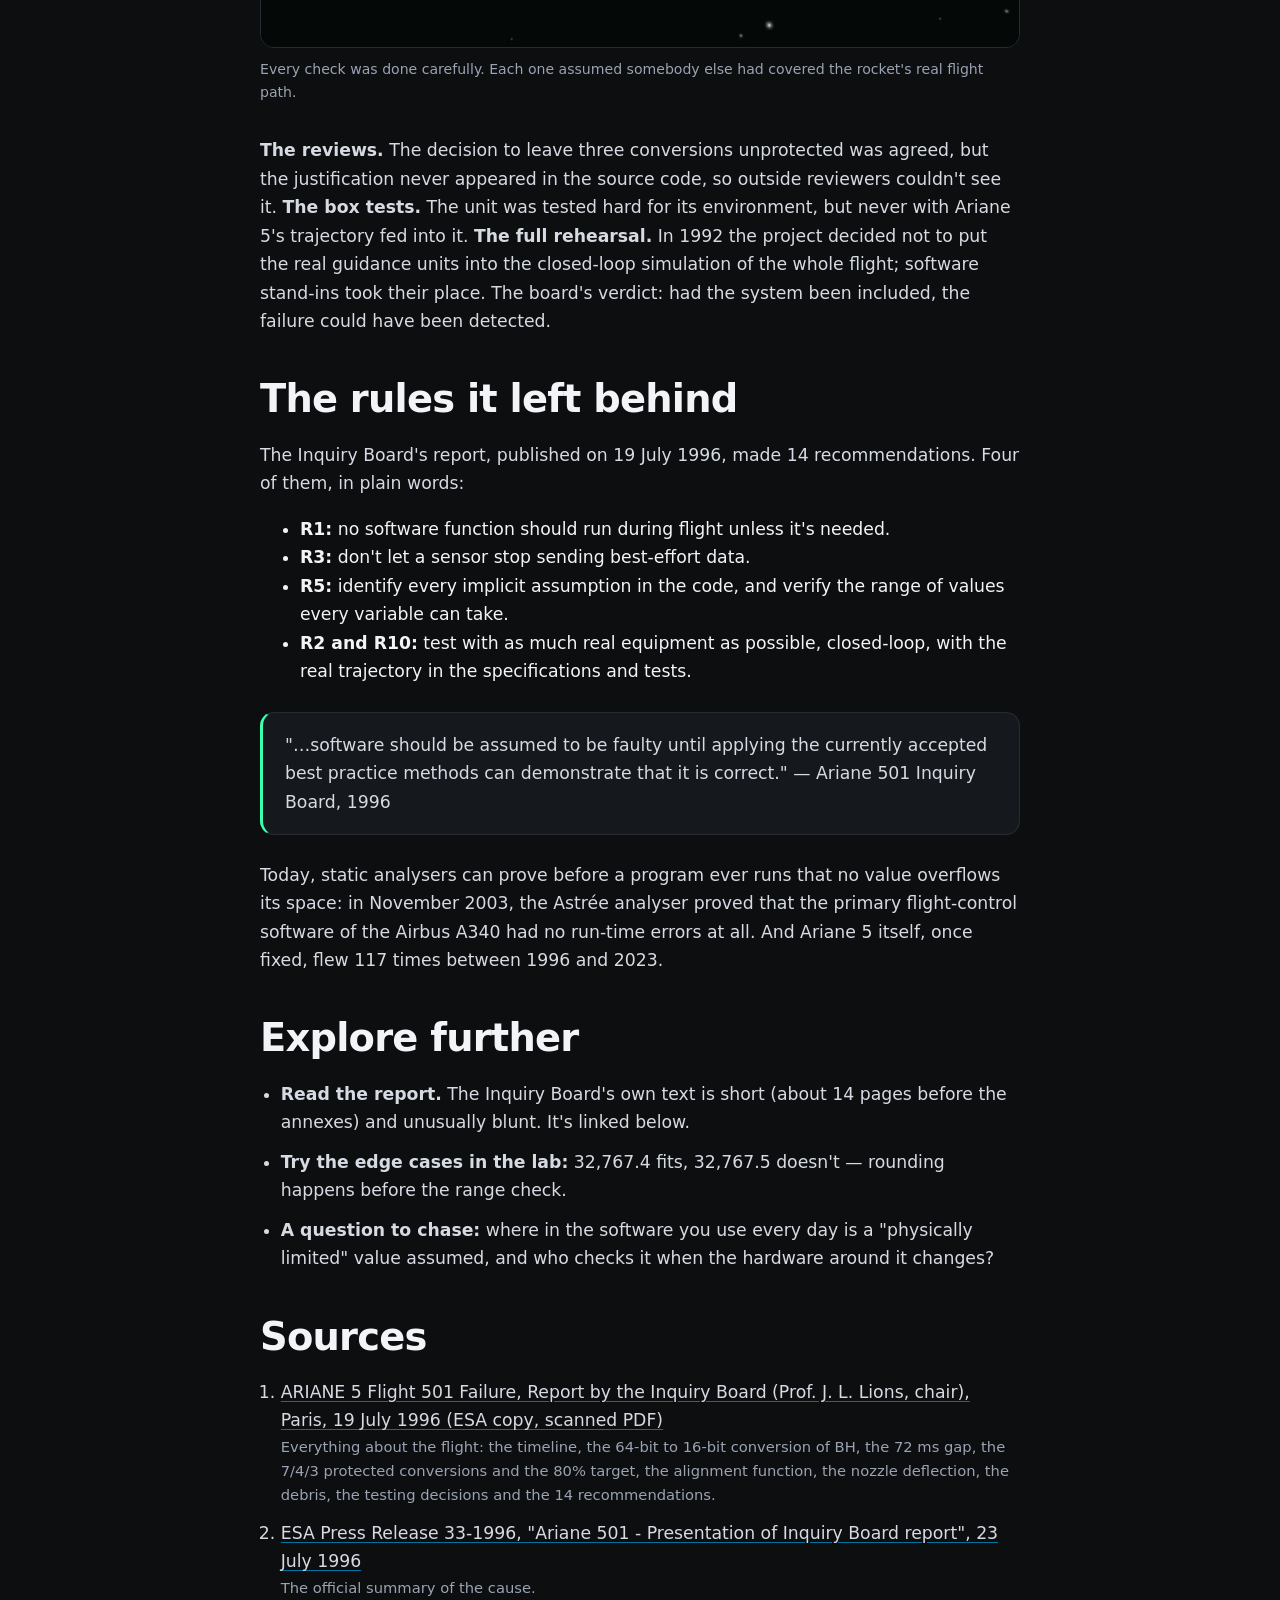
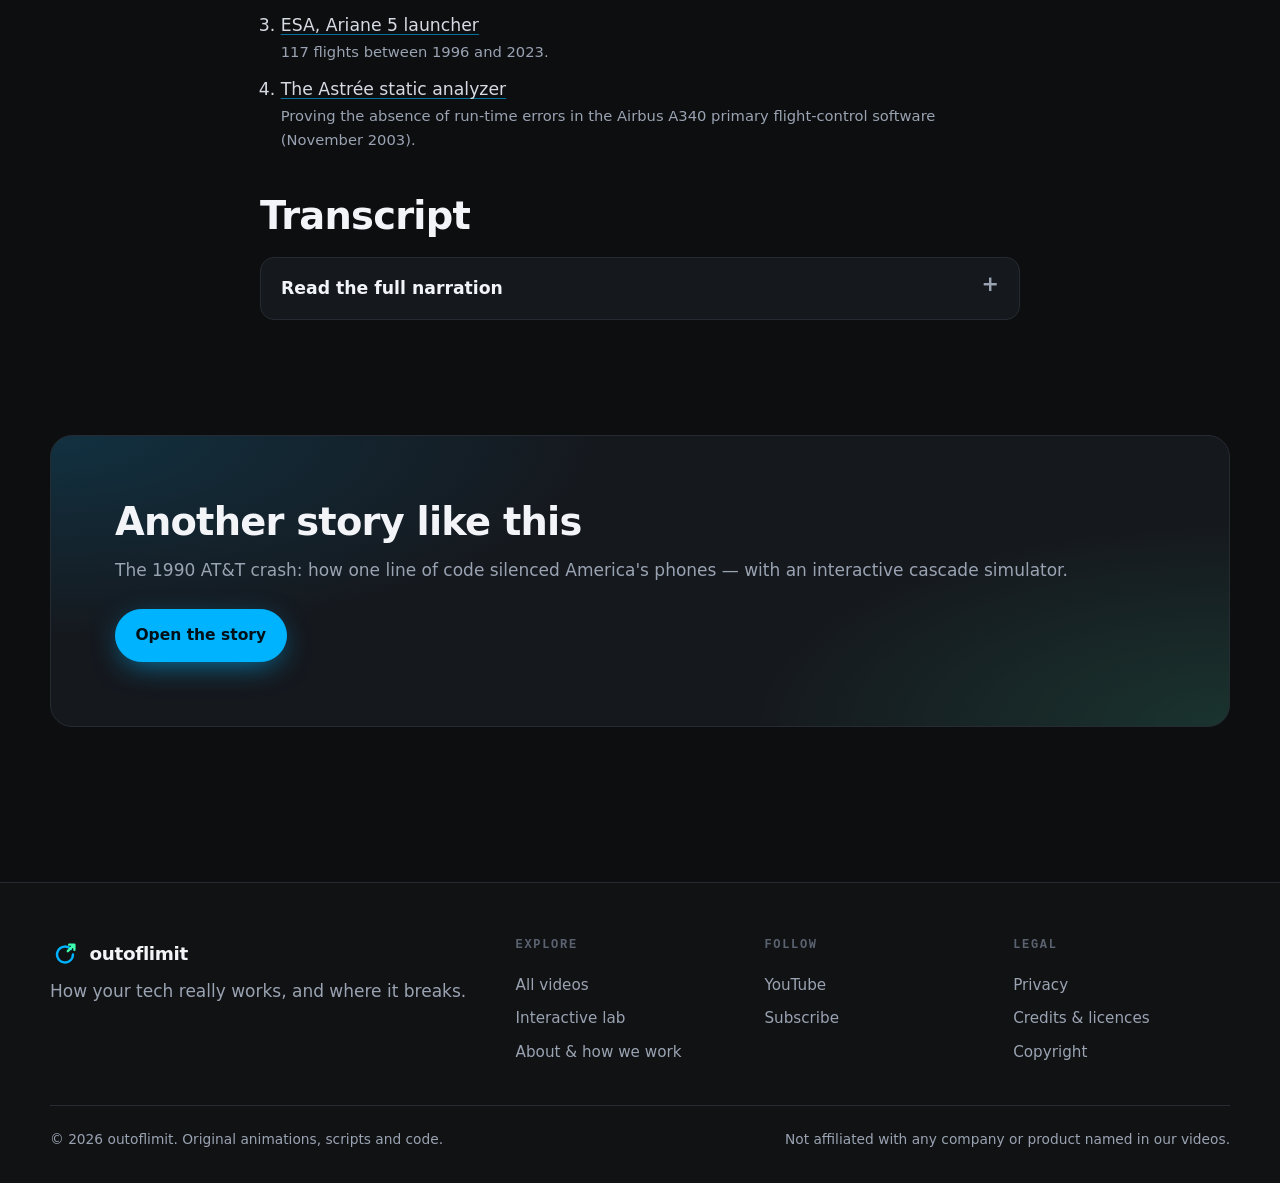
<file: videos/ariane-5/index.html>
<!doctype html>
<html lang="en">
  <head>
    <meta charset="UTF-8" />
    <meta name="viewport" content="width=device-width, initial-scale=1.0" />
    <title>The Ariane 5 explosion: the number that was too big for a rocket — outoflimit</title>
    <meta name="description" content="Why Ariane 5 Flight 501 exploded 39 seconds after ignition on 4 June 1996: a 64-bit value squeezed into a 16-bit integer, two identical guidance computers that failed 72 ms apart, and the rules the Inquiry Board left behind. Interactive number-squeeze lab, sources and full transcript." />
    <link rel="canonical" href="https://www.outoflimit.com/videos/ariane-5/" />
    <link rel="icon" type="image/svg+xml" href="/favicon.svg" />
    <meta name="theme-color" content="#0d0e10" />
    <meta property="og:type" content="video.other" />
    <meta property="og:site_name" content="outoflimit" />
    <meta property="og:title" content="The Ariane 5 Explosion: The Number That Was Too Big for a Rocket" />
    <meta property="og:description" content="Squeeze a 64-bit number into 16 bits and watch it break, like Ariane 501's guidance computers did. With sources from the 1996 Inquiry Board report and the full transcript." />
    <meta property="og:url" content="https://www.outoflimit.com/videos/ariane-5/" />
    <meta property="og:image" content="https://www.outoflimit.com/img/ariane-5.jpg" />
    <meta name="twitter:card" content="summary_large_image" />
    <script type="application/ld+json">
      {
        "@context": "https://schema.org",
        "@type": "VideoObject",
        "name": "The Ariane 5 Explosion: The Number That Was Too Big for a Rocket",
        "description": "Why Ariane 5 Flight 501 exploded 39 seconds after ignition on 4 June 1996: a 64-bit value squeezed into a 16-bit integer, two identical guidance computers that failed 72 ms apart, and the rules the Inquiry Board left behind.",
        "thumbnailUrl": ["https://www.outoflimit.com/img/ariane-5.jpg"],
        "uploadDate": "2026-11-28T22:00:00+05:30",
        "duration": "PT8M7S",
        "embedUrl": "https://www.youtube.com/embed/Ix5Z9X-SEGc",
        "contentUrl": "https://www.youtube.com/watch?v=Ix5Z9X-SEGc",
        "publisher": {"@type": "Organization", "name": "outoflimit", "url": "https://www.outoflimit.com/"}
      }
    </script>
    <script type="module" crossorigin src="/assets/ariane-C3DsfNtu.js"></script>
    <link rel="modulepreload" crossorigin href="/assets/main-DYMHWyrZ.js">
    <link rel="stylesheet" crossorigin href="/assets/main-B4R50dQf.css">
  </head>
  <body data-section="videos">
    <a class="skip" href="#main">Skip to content</a>
<header class="site-header">
  <div class="wrap header-row">
    <a class="brand" href="/" aria-label="outoflimit home">
      <svg class="brand-mark" viewBox="0 0 64 64" aria-hidden="true">
        <path d="M44.5 21.5A17 17 0 1 0 49 33" fill="none" stroke="currentColor" stroke-width="5" stroke-linecap="round"/>
        <path d="M38 26 52 12M41 12h11v11" fill="none" stroke="var(--mint)" stroke-width="5" stroke-linecap="round" stroke-linejoin="round"/>
      </svg>
      <span>outoflimit</span>
    </a>
    <button class="nav-toggle" aria-expanded="false" aria-controls="site-nav" aria-label="Menu">
      <span></span><span></span>
    </button>
    <nav id="site-nav" class="site-nav" aria-label="Main">
      <a href="/videos/" data-nav="videos">Videos</a>
      <a href="/videos/morris-worm/#lab" data-nav="lab">Lab</a>
      <a href="/about/" data-nav="about">About</a>
      <a class="btn btn-sm btn-primary" href="https://www.youtube.com/@outoflimit-w5o?sub_confirmation=1" rel="noopener" target="_blank">Subscribe</a>
    </nav>
  </div>
</header>

    <main id="main">
      <div class="wrap">
        <header class="article-head" style="max-width:900px">
          <nav class="crumbs" aria-label="Breadcrumb"><a href="/videos/">Videos</a> / Breaks</nav>
          <h1 style="font-size:clamp(2rem,4.4vw,3.3rem)">The Ariane 5 Explosion: The Number That Was Too Big for a Rocket</h1>
          <div class="meta">
            <span class="chip"><span class="dot"></span><span data-release="2026-11-28T16:30:00Z" data-before="Premieres Fri 28 Nov · 10:00 PM IST" data-after="28 Nov 2026">28 Nov 2026</span></span>
            <span class="chip">8 min 7 s</span>
            <span class="chip">Breaks</span>
          </div>
        </header>

        <div class="player" data-yt="Ix5Z9X-SEGc" data-yt-release="2026-11-28T16:30:00Z"
             data-soon-text="Premieres Fri 28 Nov · 10:00 PM IST — tap to subscribe and get notified"
             data-title="The Ariane 5 Explosion: The Number That Was Too Big for a Rocket">
          <img src="/img/ariane-5.jpg" width="1280" height="720" alt="Video thumbnail: TOO BIG. A neon line-art Ariane 5 veering and cracking into red pieces beside a red 16-cell bar" />
          <button class="play" type="button" aria-label="Play the video">
            <span class="play-inner">
              <span class="play-icon"><svg viewBox="0 0 24 24" fill="currentColor" aria-hidden="true"><path d="M7 4.5v15l13-7.5z"/></svg></span>
              <span class="note">Loads YouTube's player when you press play</span>
            </span>
          </button>
        </div>
      </div>

      <div class="narrow prose" style="padding-top:48px">
        <p class="lead" style="font-size:1.2rem;color:var(--text)">On 4 June 1996, Europe's brand-new Ariane 5 tore itself apart 39 seconds after ignition, on its very first flight. The weather was fine, the engines were fine, and nothing hit it. It was brought down by one number that was too big for the space a program had left for it — and the backup computer, running the same program, failed in exactly the same way.</p>

        <h2 id="chapters">Chapters</h2>
        <ol class="toc" data-release="2026-11-28T16:30:00Z" data-soon-text="Chapter links open on YouTube from Fri 28 Nov, 10:00 PM IST, when the video goes live.">
          <li><a href="https://www.youtube.com/watch?v=Ix5Z9X-SEGc&amp;t=0s" target="_blank" rel="noopener"><time>0:00</time>Thirty-nine seconds</a></li>
          <li><a href="https://www.youtube.com/watch?v=Ix5Z9X-SEGc&amp;t=36s" target="_blank" rel="noopener"><time>0:36</time>Two guardians</a></li>
          <li><a href="https://www.youtube.com/watch?v=Ix5Z9X-SEGc&amp;t=107s" target="_blank" rel="noopener"><time>1:47</time>A job from another rocket</a></li>
          <li><a href="https://www.youtube.com/watch?v=Ix5Z9X-SEGc&amp;t=180s" target="_blank" rel="noopener"><time>3:00</time>The number that didn't fit</a></li>
          <li><a href="https://www.youtube.com/watch?v=Ix5Z9X-SEGc&amp;t=243s" target="_blank" rel="noopener"><time>4:03</time>Same code, same bug</a></li>
          <li><a href="https://www.youtube.com/watch?v=Ix5Z9X-SEGc&amp;t=287s" target="_blank" rel="noopener"><time>4:47</time>An error message steering a rocket</a></li>
          <li><a href="https://www.youtube.com/watch?v=Ix5Z9X-SEGc&amp;t=337s" target="_blank" rel="noopener"><time>5:37</time>Three chances to catch it</a></li>
          <li><a href="https://www.youtube.com/watch?v=Ix5Z9X-SEGc&amp;t=393s" target="_blank" rel="noopener"><time>6:33</time>Fourteen rules</a></li>
          <li><a href="https://www.youtube.com/watch?v=Ix5Z9X-SEGc&amp;t=460s" target="_blank" rel="noopener"><time>7:40</time>Nothing was broken</a></li>
        </ol>

        <h2>The story in 60 seconds</h2>
        <figure class="figure">
          <img src="/img/a5-climb.jpg" width="1280" height="720" alt="Neon line-art Ariane 5 climbing over a glowing Earth horizon, with a mission clock at T+ 00:33 and a pitch gauge" loading="lazy" />
          <figcaption>Flight 501 lifted off from Kourou. For the first 30 seconds or so, the flight was nominal.</figcaption>
        </figure>
        <p>To fly straight, a rocket has to know every instant which way it's pointing and how fast it's moving. On Ariane 5 that was the job of the <strong>inertial reference system</strong> — laser gyros and accelerometers with a small computer inside — and there were two of them, one active and one on hot standby, with <strong>identical hardware and software</strong>.</p>
        <p>Inside both, a piece of software called <strong>alignment</strong> was still running after lift-off. It only makes sense while the rocket stands still on the pad; the Inquiry Board said that once the launcher lifts off it "serves no purpose". It kept running for about 40 seconds of flight anyway, because the software was shared with Ariane 4, where it had a use. And Ariane 5's flight path built up horizontal speed <strong>five times faster</strong> than Ariane 4's.</p>
        <figure class="figure">
          <img src="/img/a5-squeeze.jpg" width="1280" height="720" alt="A 64-bit row of cells funnelled into a red 16-cell box labelled operand error, with the clock at T+ 00:36.7" loading="lazy" />
          <figcaption>One value, the horizontal bias, was converted from a 64-bit float into a 16-bit integer, which can't hold more than 32,767. (The 34,500 on screen is illustrative: the real value isn't in the public report.)</figcaption>
        </figure>
        <p>At 36.7 seconds into the flight, a value called the <strong>horizontal bias</strong> got too big for that 16-bit space. In Ada, the language this code was written in, that raises an <strong>operand error</strong>. The engineers had found seven conversions that could overflow and protected four of them; three were left unprotected, partly to keep the computer under an 80% workload target and because the values were believed to be physically limited. For the horizontal bias, that belief came from Ariane 4's trajectory — and Ariane 5's trajectory had never been written into the box's requirements.</p>
        <figure class="figure">
          <img src="/img/a5-twins.jpg" width="1280" height="720" alt="Two wireframe guidance computers, both red, labelled sri 2 operand error and sri 1 operand error" loading="lazy" />
          <figcaption>The backup failed first. One data cycle (72 ms) later, the active unit hit the same error and shut down too.</figcaption>
        </figure>
        <p>The rule for any exception was: report it, save the details, and shut the processor down — sensible for a burnt-out chip, useless against a software bug that strikes every copy at the same moment. Worse, the active unit's diagnostic pattern was read by the main computer as if it were real flight data. It swung the boosters' nozzles, then the main engine's, to full deflection, to correct a turn that had never happened.</p>
        <figure class="figure">
          <img src="/img/a5-breakup.jpg" width="1280" height="720" alt="The line-art rocket breaking apart into boosters, shards and sparks, with the nozzle-angle bar at full red" loading="lazy" />
          <figcaption>At an angle of attack of more than 20 degrees, the air tore the boosters away and the self-destruct system fired, as designed. The debris fell over about 12 km² of mangrove swamp and savanna.</figcaption>
        </figure>
      </div>

      <section id="lab" style="padding-top:56px">
        <div class="wrap">
          <div class="section-head" style="max-width:760px">
            <span class="eyebrow">Interactive lab</span>
            <h2>The number squeeze</h2>
            <p>Type any number, or fly the climb. The top row is its real 64-bit floating-point pattern (sign, exponent, fraction). The bottom row is the 16-bit integer it's squeezed into — until it doesn't fit.</p>
          </div>
          <div class="lab" data-lab="squeeze">
            <div class="lab-top">
              <span class="lab-title">64 bits → 16 bits</span>
              <div class="seg" role="group" aria-label="Examples">
                <button type="button" data-preset="32767">32,767</button>
                <button type="button" data-preset="32768">32,768</button>
                <button type="button" data-preset="-32768">−32,768</button>
                <button type="button" data-preset="3.14159">3.14159</button>
              </div>
            </div>
            <div class="squeeze-stage">
              <div class="bits-label"><span>64-bit float</span><span class="key"><i style="color:var(--orange)">sign</i><i style="color:var(--brass)">exponent</i><i style="color:var(--blue)">fraction</i></span></div>
              <div class="bits bits-64" data-bits="64" role="img" aria-label="The 64 bits of the number as a double-precision float"></div>
              <div class="squeeze-funnel" aria-hidden="true"></div>
              <div class="bits-label" style="max-width:640px;margin-inline:auto"><span>16-bit signed integer</span><span>max 32,767</span></div>
              <div class="bits bits-16" data-bits="16" role="img" aria-label="The 16 bits of the converted integer"></div>
              <p class="squeeze-status" data-out="status" aria-live="polite"></p>
            </div>
            <div class="lab-controls">
              <div>
                <label class="lab-label" for="sq-value">Value</label>
                <input id="sq-value" class="num-input" type="text" inputmode="decimal" value="20000" data-input="value" autocomplete="off" spellcheck="false" />
                <label class="lab-label" for="sq-slider" style="margin-top:12px">Or slide it</label>
                <input id="sq-slider" class="range" type="range" min="0" max="40000" step="1" value="20000" data-input="slider" />
                <div class="lab-actions" style="margin-top:12px">
                  <div class="seg"><button type="button" data-action="climb">Fly the climb</button><button type="button" data-toggle="check" aria-pressed="false">Add a range check</button></div>
                </div>
              </div>
              <div>
                <span class="lab-label">Result</span>
                <div class="stats stats-squeeze">
                  <div class="stat"><b data-out="in" class="small">20,000</b><span>64-bit value</span></div>
                  <div class="stat"><b data-out="rounded" class="small">20,000</b><span>rounded</span></div>
                  <div class="stat"><b data-out="result" class="small">20,000</b><span>16-bit result</span></div>
                </div>
              </div>
            </div>
          </div>
          <p class="muted" style="font-size:0.88rem;margin-top:12px;max-width:760px">The conversion follows Ada: round to the nearest whole number (halves away from zero), then check the range; out of range raises an error instead of storing a wrong number. "Add a range check" shows one way to protect a conversion: hold the value at the limit and keep running. The lab is tested against known bit patterns and limits.</p>
        </div>
      </section>

      <div class="narrow prose">
        <h2>Three chances to catch it</h2>
        <figure class="figure">
          <img src="/img/a5-chances.jpg" width="1280" height="720" alt="A timeline from 1992 to 1996 with three gates, reviews, box tests and full rehearsal, each crossed out in red" loading="lazy" />
          <figcaption>Every check was done carefully. Each one assumed somebody else had covered the rocket's real flight path.</figcaption>
        </figure>
        <p><strong>The reviews.</strong> The decision to leave three conversions unprotected was agreed, but the justification never appeared in the source code, so outside reviewers couldn't see it. <strong>The box tests.</strong> The unit was tested hard for its environment, but never with Ariane 5's trajectory fed into it. <strong>The full rehearsal.</strong> In 1992 the project decided not to put the real guidance units into the closed-loop simulation of the whole flight; software stand-ins took their place. The board's verdict: had the system been included, the failure could have been detected.</p>

        <h2>The rules it left behind</h2>
        <p>The Inquiry Board's report, published on 19 July 1996, made 14 recommendations. Four of them, in plain words:</p>
        <ul>
          <li><strong>R1:</strong> no software function should run during flight unless it's needed.</li>
          <li><strong>R3:</strong> don't let a sensor stop sending best-effort data.</li>
          <li><strong>R5:</strong> identify every implicit assumption in the code, and verify the range of values every variable can take.</li>
          <li><strong>R2 and R10:</strong> test with as much real equipment as possible, closed-loop, with the real trajectory in the specifications and tests.</li>
        </ul>
        <div class="callout">
          <p>"…software should be assumed to be faulty until applying the currently accepted best practice methods can demonstrate that it is correct." — Ariane 501 Inquiry Board, 1996</p>
        </div>
        <p>Today, static analysers can prove before a program ever runs that no value overflows its space: in November 2003, the Astrée analyser proved that the primary flight-control software of the Airbus A340 had no run-time errors at all. And Ariane 5 itself, once fixed, flew 117 times between 1996 and 2023.</p>

        <h2 id="explore">Explore further</h2>
        <ul class="sources">
          <li><strong>Read the report.</strong> The Inquiry Board's own text is short (about 14 pages before the annexes) and unusually blunt. It's linked below.</li>
          <li><strong>Try the edge cases in the lab:</strong> 32,767.4 fits, 32,767.5 doesn't — rounding happens before the range check.</li>
          <li><strong>A question to chase:</strong> where in the software you use every day is a "physically limited" value assumed, and who checks it when the hardware around it changes?</li>
        </ul>

        <h2 id="sources">Sources</h2>
        <ol class="sources">
          <li><a href="https://esamultimedia.esa.int/docs/esa-x-1819eng.pdf" rel="noopener" target="_blank">ARIANE 5 Flight 501 Failure, Report by the Inquiry Board (Prof. J. L. Lions, chair), Paris, 19 July 1996 (ESA copy, scanned PDF)</a><span class="why">Everything about the flight: the timeline, the 64-bit to 16-bit conversion of BH, the 72 ms gap, the 7/4/3 protected conversions and the 80% target, the alignment function, the nozzle deflection, the debris, the testing decisions and the 14 recommendations.</span></li>
          <li><a href="https://www.esa.int/Newsroom/Press_Releases/Ariane_501_-_Presentation_of_Inquiry_Board_report" rel="noopener" target="_blank">ESA Press Release 33-1996, "Ariane 501 - Presentation of Inquiry Board report", 23 July 1996</a><span class="why">The official summary of the cause.</span></li>
          <li><a href="https://www.esa.int/Enabling_Support/Space_Transportation/Launch_vehicles/Ariane_5" rel="noopener" target="_blank">ESA, Ariane 5 launcher</a><span class="why">117 flights between 1996 and 2023.</span></li>
          <li><a href="https://www.astree.ens.fr/" rel="noopener" target="_blank">The Astrée static analyzer</a><span class="why">Proving the absence of run-time errors in the Airbus A340 primary flight-control software (November 2003).</span></li>
        </ol>

        <h2 id="transcript">Transcript</h2>
        <details class="transcript">
          <summary>Read the full narration</summary>
          <div class="inner">
            <h3>Thirty-nine seconds</h3>
            <p>What do Europe&#x27;s brand-new rocket and the number thirty-two thousand, seven hundred and sixty-seven have in common? This is the Ariane 5 explosion. 4 June 1996, the rocket&#x27;s very first flight. Thirty-nine seconds after ignition, it tore itself apart, about four kilometres up. The weather was fine. The engines were fine. Nothing hit it. It was brought down by one number that was too big to fit in the space a program had left for it. Today: how that happened, why the backup computer couldn&#x27;t save it, and the rule it taught every engineer who writes flight software.</p>
            <h3>Two guardians</h3>
            <p>Ariane 5 was Europe&#x27;s new heavy rocket: a giant core stage with one main engine, called Vulcain, and two solid boosters strapped to its sides. Flight 501 lifted off from Kourou, Europe&#x27;s spaceport on the coast of South America. That morning the countdown was held for an hour, only because visibility wasn&#x27;t good enough yet. Then it went. To fly straight, a rocket has to know, every instant, which way it&#x27;s pointing and how fast it&#x27;s moving. That&#x27;s the job of a box called the inertial reference system. Laser gyros feel every turn. Accelerometers feel every push. A small computer inside turns them into angles and speeds. It sends those numbers to the rocket&#x27;s main computer, which steers by swivelling the nozzles of the engines. If that box goes blind, the rocket goes blind. So Ariane 5 carried two of them, running side by side: one in charge, one on hot standby, ready to take over instantly. Two of everything. It&#x27;s the oldest safety rule in engineering: if one part breaks, its twin takes over. But there was a catch hiding in the word &quot;identical&quot;, and we&#x27;ll get to it at thirty-six point seven seconds.</p>
            <h3>A job from another rocket</h3>
            <p>For the first thirty seconds, Flight 501 was perfect. But inside both guidance boxes, a piece of software was running that had no reason to be on. Before launch, the box has to find out exactly where it is and which way is down. That&#x27;s called alignment. It only works while the rocket is standing still on the pad. Once the rocket lifts off, the board that investigated later put it bluntly: this function &quot;serves no purpose.&quot; Yet it kept running for about forty seconds into the flight. Why? Because the software came from Ariane 4, the rocket before it. On Ariane 4, keeping alignment running a little longer meant that if the countdown was stopped in the last seconds, the launch could restart quickly, without a forty-five-minute realignment. It had actually been used, once, in 1989. Ariane 5 didn&#x27;t need that feature at all. It was kept so the two rockets could share the same, proven software. But Ariane 5 flew a very different path. Much faster, sideways. Its flight path built up horizontal speed five times faster than Ariane 4&#x27;s did. And the alignment software was quietly measuring that horizontal speed the whole time.</p>
            <h3>The number that didn&#x27;t fit</h3>
            <p>Deep in the alignment code was one value called the horizontal bias. The computer held it as a 64-bit floating-point number: a format that can store anything from tiny fractions to astronomically large values. But at one point, the code copied it into a 16-bit integer: a whole number with room for nothing bigger than thirty-two thousand, seven hundred and sixty-seven. When a number didn&#x27;t fit, this computer&#x27;s language, Ada, didn&#x27;t store a wrong value. It raised an error, called an operand error. At thirty-six point seven seconds into the flight, the horizontal bias got too big to fit. The engineers had checked for exactly this. They found seven conversions that could overflow, and added protection to four of them. Three were left unprotected, to keep the computer&#x27;s workload under a target of eighty percent, and because those values were believed to be physically limited, with plenty of margin. For the horizontal bias, that belief came from Ariane 4&#x27;s flight path. And the Ariane 5 flight path had never been written into the box&#x27;s requirements.</p>
            <h3>Same code, same bug</h3>
            <p>So what happens when the guidance computer hits an error? The rules said: report the failure, save the details to memory, and shut the processor down. That rule made sense for broken hardware: a burnt-out chip should step aside, and let its twin take over. The backup box hit the error first, and shut itself down. Seventy-two thousandths of a second later, one data cycle, the active box hit the very same error. And shut down too. Remember &quot;identical&quot;? Both boxes ran the same software, fed the same numbers. As the board wrote, two perfectly healthy units had switched themselves off. A bug isn&#x27;t random like a burnt-out chip. It strikes every copy, at the same moment.</p>
            <h3>An error message steering a rocket</h3>
            <p>The rocket didn&#x27;t simply lose its guidance. As it shut down, the active box sent out a diagnostic pattern, its error report. The main computer read that error report as if it were real flight data. To fix a turn that had never happened, it swung the boosters&#x27; nozzles, and then the main engine&#x27;s, all the way to the stops. The rocket slewed sideways into the air rushing past it, at an angle of more than twenty degrees. The air tore the boosters away from the core, and that triggered the rocket&#x27;s self-destruct, exactly as designed. Thirty-nine seconds after lift-off, it was over. The debris rained over twelve square kilometres of mangrove swamp and savanna, and investigators waded in to find both guidance boxes. Their memories, plus computer simulations, replayed the whole chain of events exactly.</p>
            <h3>Three chances to catch it</h3>
            <p>The hardest question for the board wasn&#x27;t what happened. It was why nobody caught it first. There were three chances. The first was the design reviews. The decision to leave three values unprotected was agreed, but the reasoning behind it never appeared in the code, so outside reviewers couldn&#x27;t see it. The second was testing the box itself. It was tested hard, for heat and vibration and much more. But never with Ariane 5&#x27;s real flight path fed into it. The third was the full rehearsal: a giant simulation of the whole flight with real equipment in the loop. Except the two guidance boxes. In 1992 they were swapped for software stand-ins, because they were considered already qualified. The board&#x27;s verdict on that choice was simple: had the real system been included, the failure could have been detected. Every check was done carefully. Each one just assumed that somebody else had covered the rocket&#x27;s real flight path.</p>
            <h3>Fourteen rules</h3>
            <p>Six weeks later, an independent board published its report. Engineers still read it today. Its verdict: specification and design errors in the software. It made fourteen recommendations. Here are four of them. One: no software should run in flight unless it&#x27;s needed. Two: a sensor should never go silent; it should keep sending its best guess. Three: check the range of every value a program can take, against the real hardware and the real flight path. Four: test the real equipment, together, with the real trajectory in the loop. But the line that changed the culture was this: software should be &quot;assumed to be faulty&quot; until it&#x27;s shown to be correct. Today, there are tools that read flight code and prove, before it ever flies, that no number can overflow its space. In 2003, one of them, called Astrée, proved that the main flight-control software of an Airbus airliner had no run-time errors at all. And Ariane 5? Once fixed, it flew a hundred and seventeen times, through 2023.</p>
            <h3>Nothing was broken</h3>
            <p>Nothing in Flight 501 was broken. Both computers did exactly what they&#x27;d been told to do. They just hadn&#x27;t been told which rocket they were flying.</p>
          </div>
        </details>
      </div>

      <section>
        <div class="wrap">
          <div class="cta-band">
            <div>
              <h2>Another story like this</h2>
              <p>The 1990 AT&amp;T crash: how one line of code silenced America's phones — with an interactive cascade simulator.</p>
            </div>
            <a class="btn btn-primary" href="/videos/att-1990-crash/">Open the story</a>
          </div>
        </div>
      </section>
    </main>
    <footer class="site-footer">
  <div class="wrap footer-grid">
    <div>
      <a class="brand" href="/">
        <svg class="brand-mark" viewBox="0 0 64 64" aria-hidden="true">
          <path d="M44.5 21.5A17 17 0 1 0 49 33" fill="none" stroke="currentColor" stroke-width="5" stroke-linecap="round"/>
          <path d="M38 26 52 12M41 12h11v11" fill="none" stroke="var(--mint)" stroke-width="5" stroke-linecap="round" stroke-linejoin="round"/>
        </svg>
        <span>outoflimit</span>
      </a>
      <p class="muted">How your tech really works, and where it breaks.</p>
    </div>
    <nav aria-label="Explore">
      <h2 class="footer-h">Explore</h2>
      <a href="/videos/">All videos</a>
      <a href="/videos/morris-worm/#lab">Interactive lab</a>
      <a href="/about/">About &amp; how we work</a>
    </nav>
    <nav aria-label="Follow">
      <h2 class="footer-h">Follow</h2>
      <a href="https://www.youtube.com/@outoflimit-w5o" rel="noopener" target="_blank">YouTube</a>
      <a href="https://www.youtube.com/@outoflimit-w5o?sub_confirmation=1" rel="noopener" target="_blank">Subscribe</a>
    </nav>
    <nav aria-label="Legal">
      <h2 class="footer-h">Legal</h2>
      <a href="/legal/#privacy">Privacy</a>
      <a href="/legal/#credits">Credits &amp; licences</a>
      <a href="/legal/#copyright">Copyright</a>
    </nav>
  </div>
  <div class="wrap footer-base">
    <span>© <span data-year>2026</span> outoflimit. Original animations, scripts and code.</span>
    <span class="muted">Not affiliated with any company or product named in our videos.</span>
  </div>
</footer>

  </body>
</html>
</file>
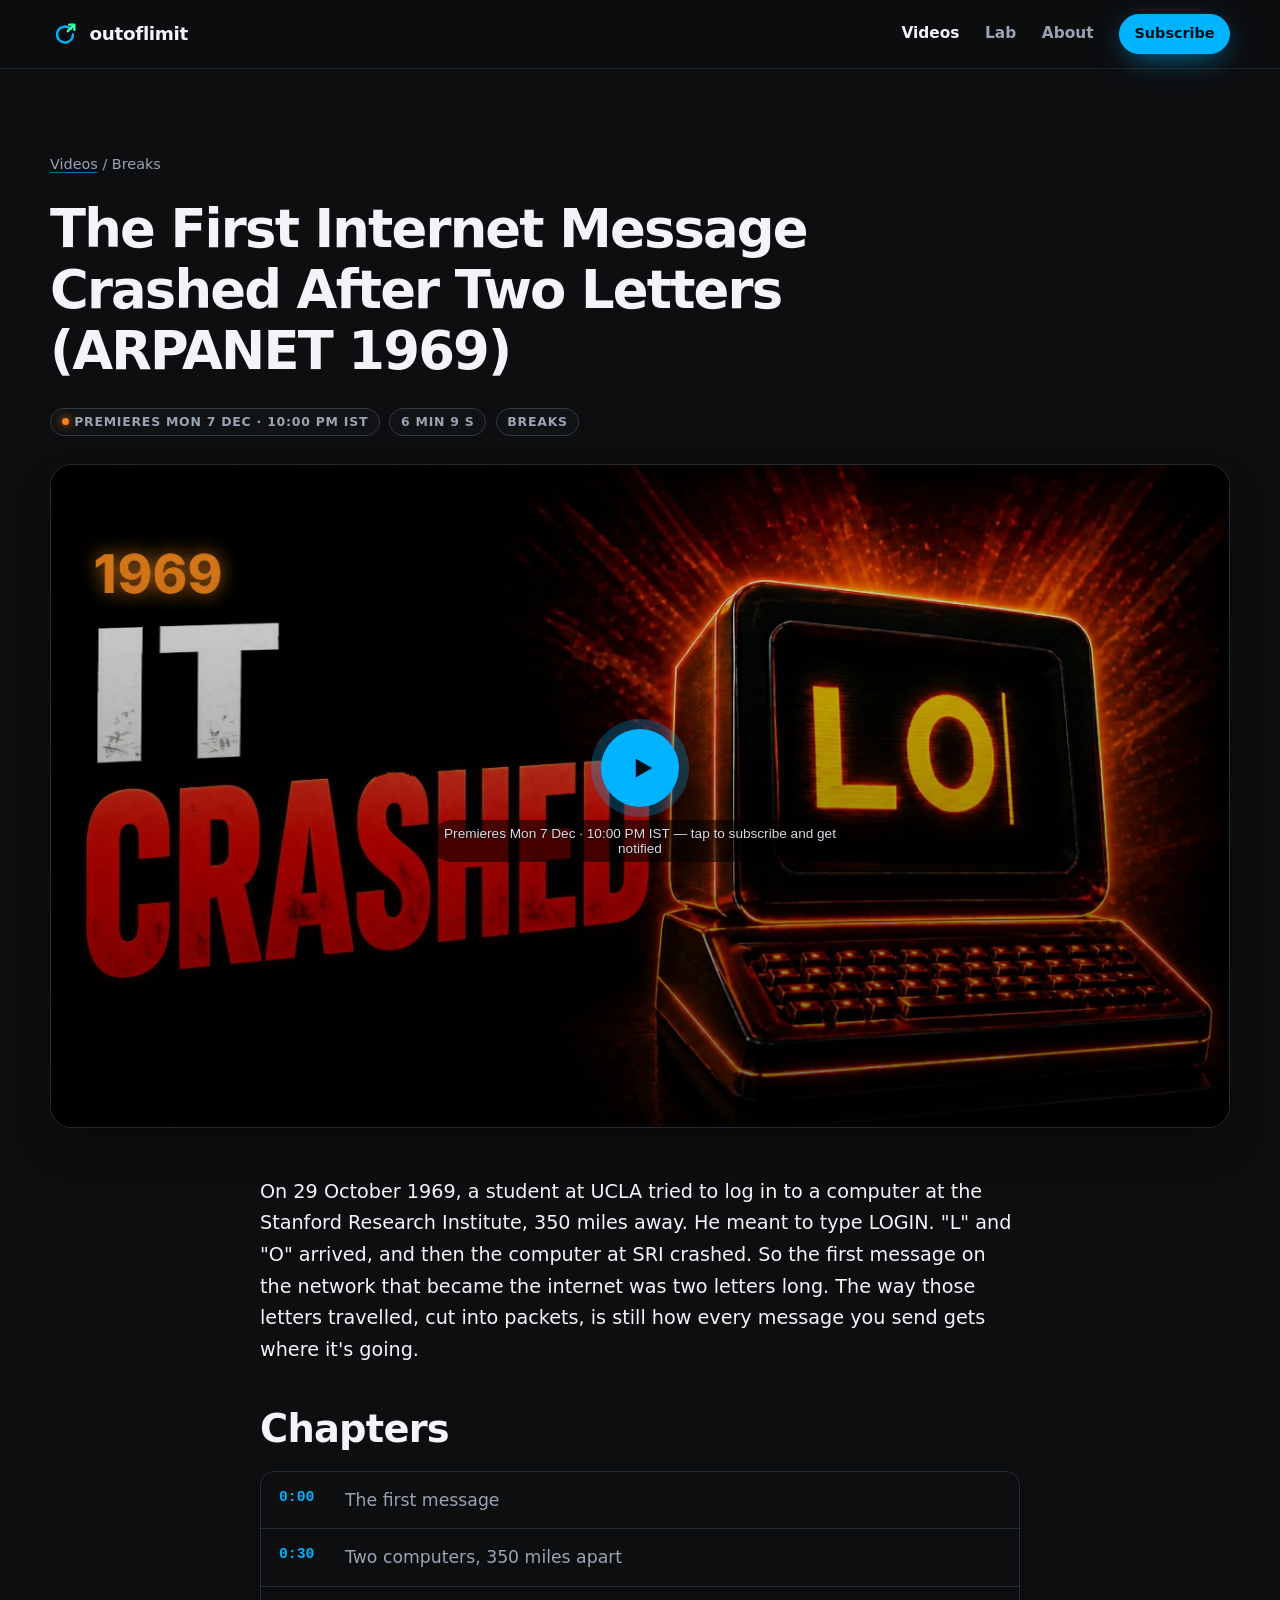
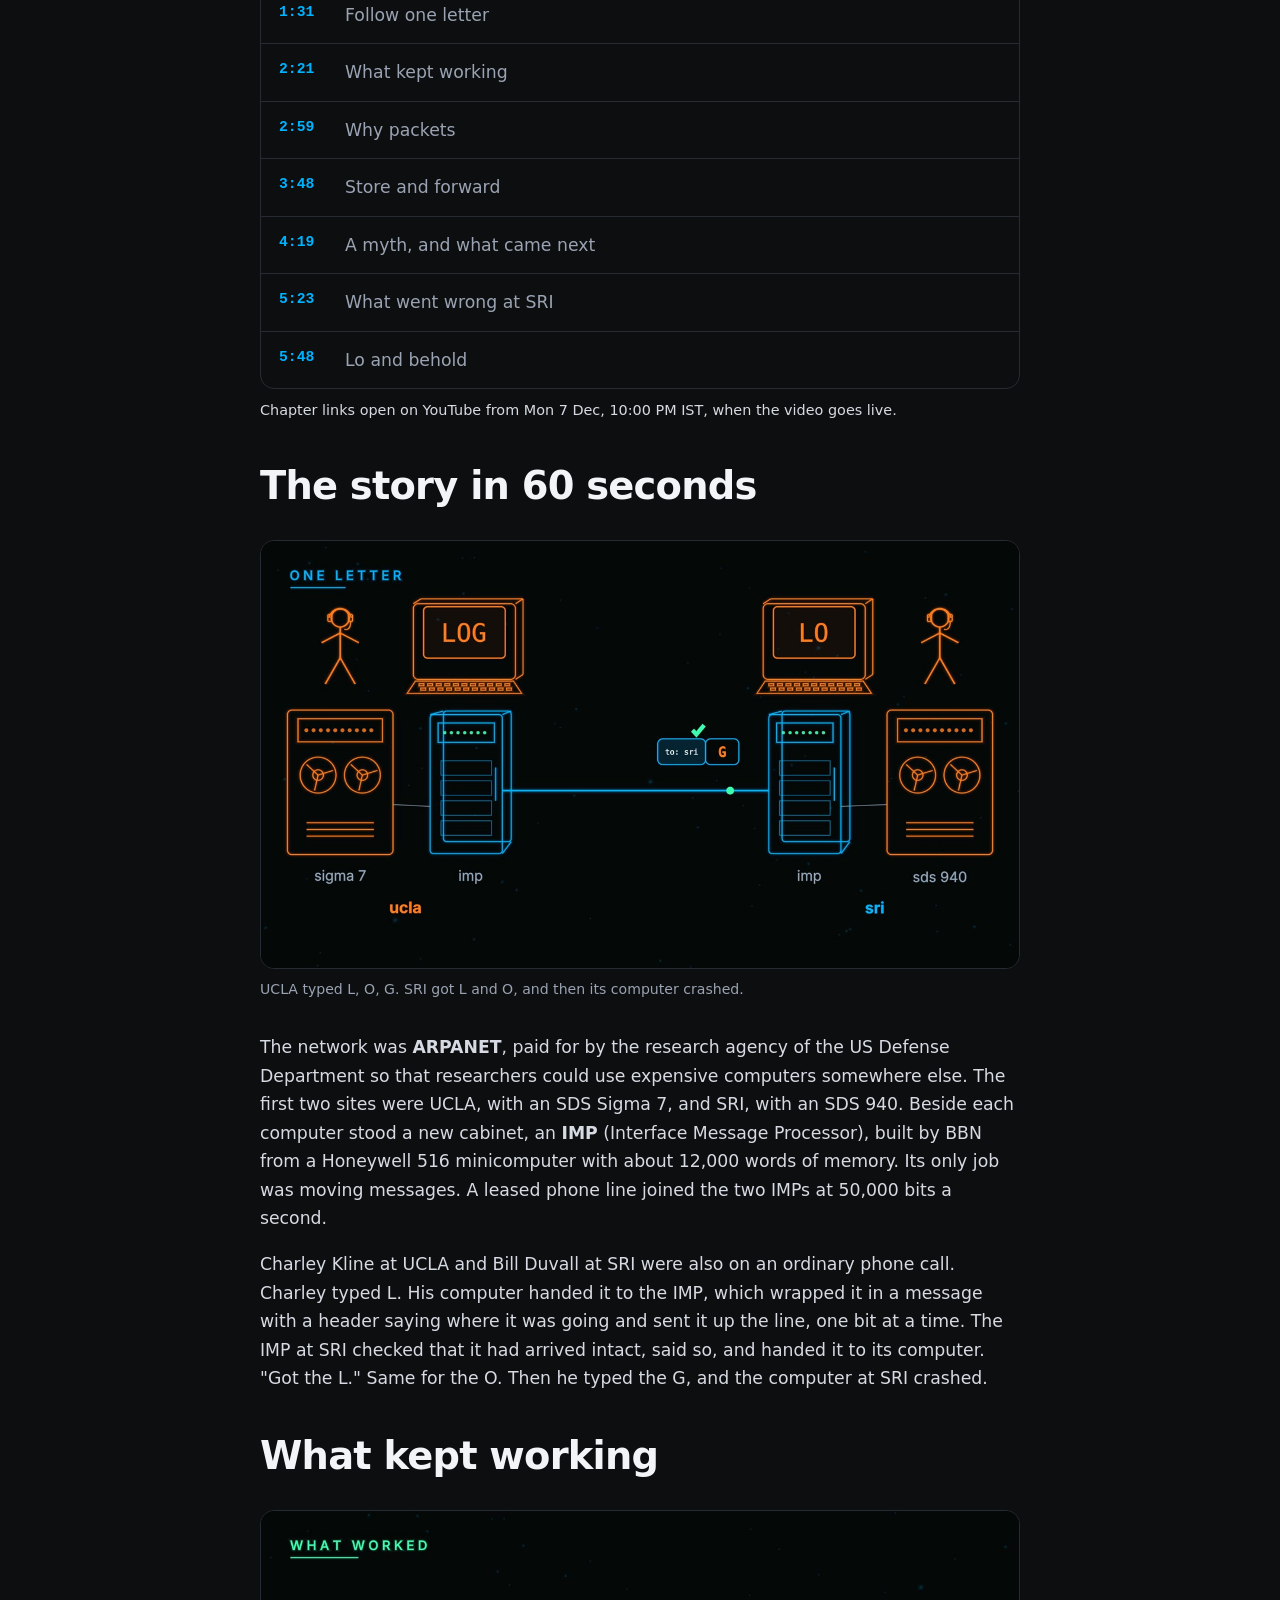
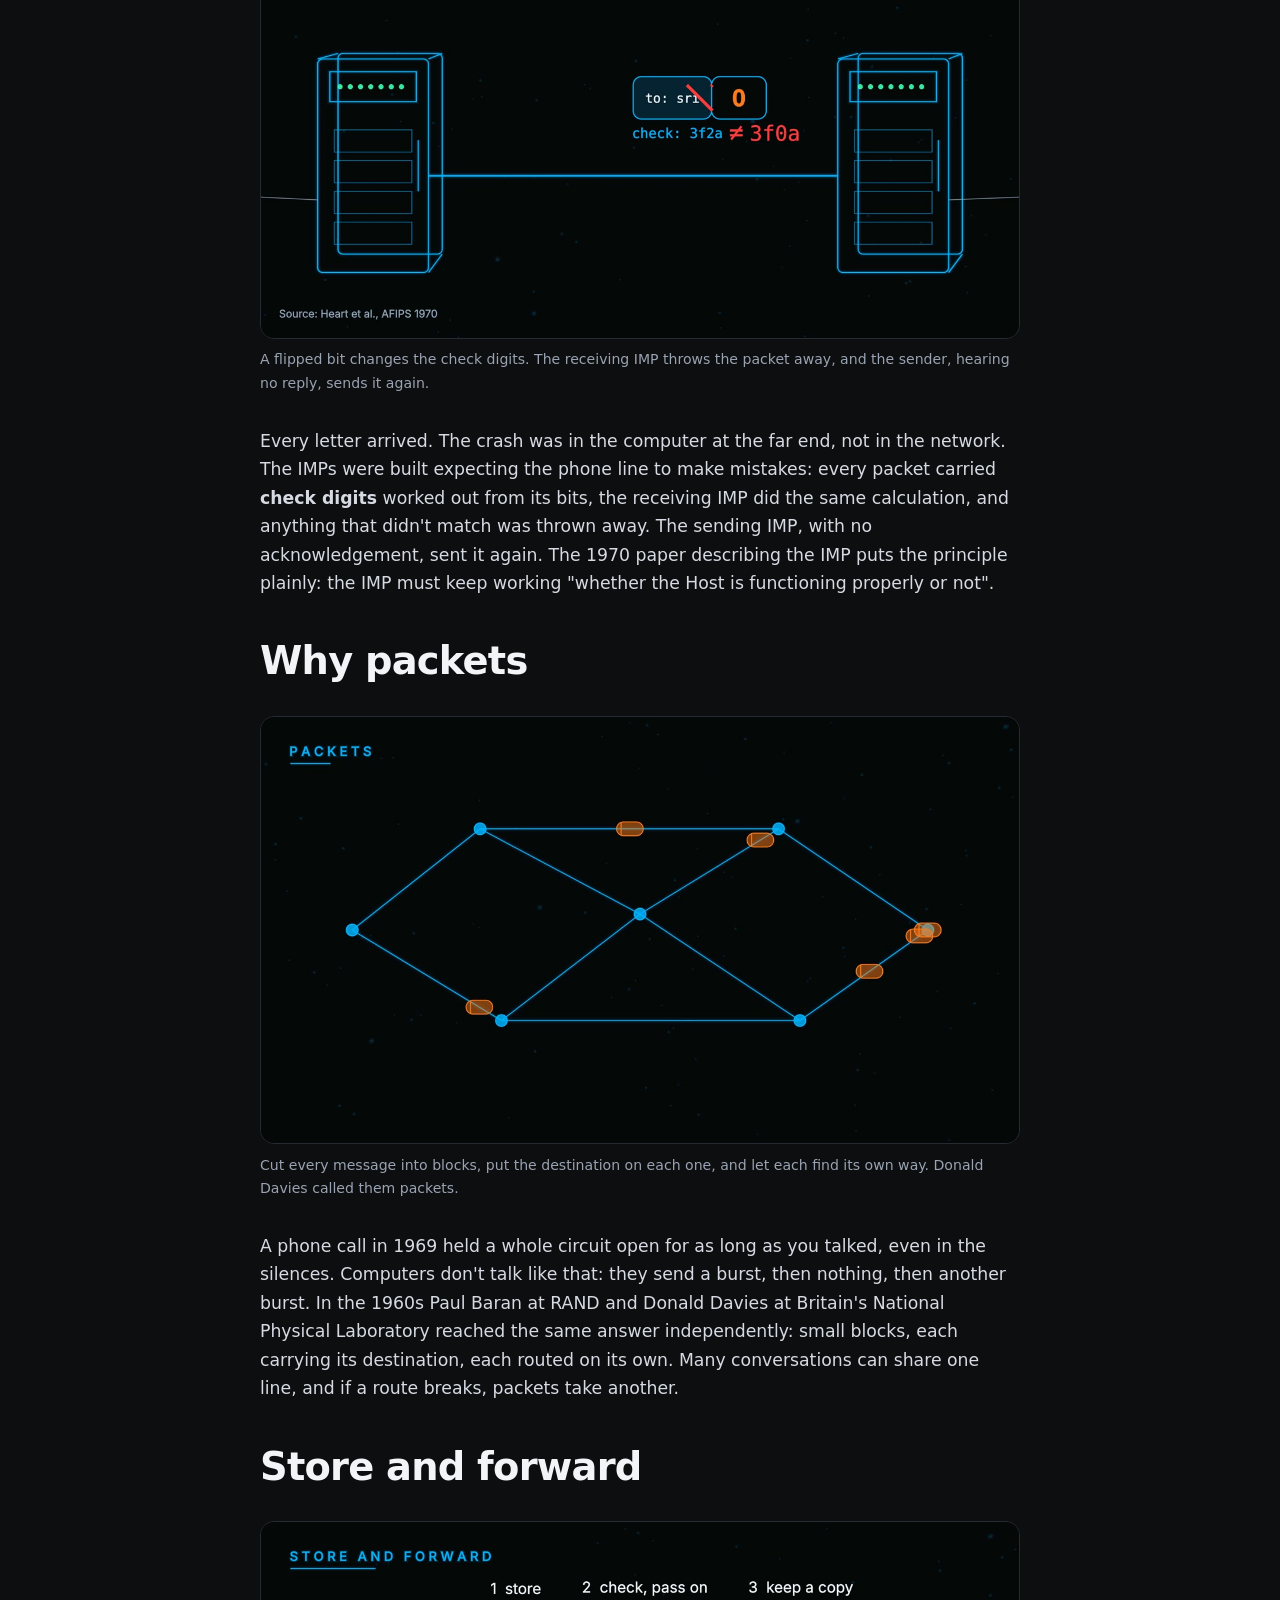
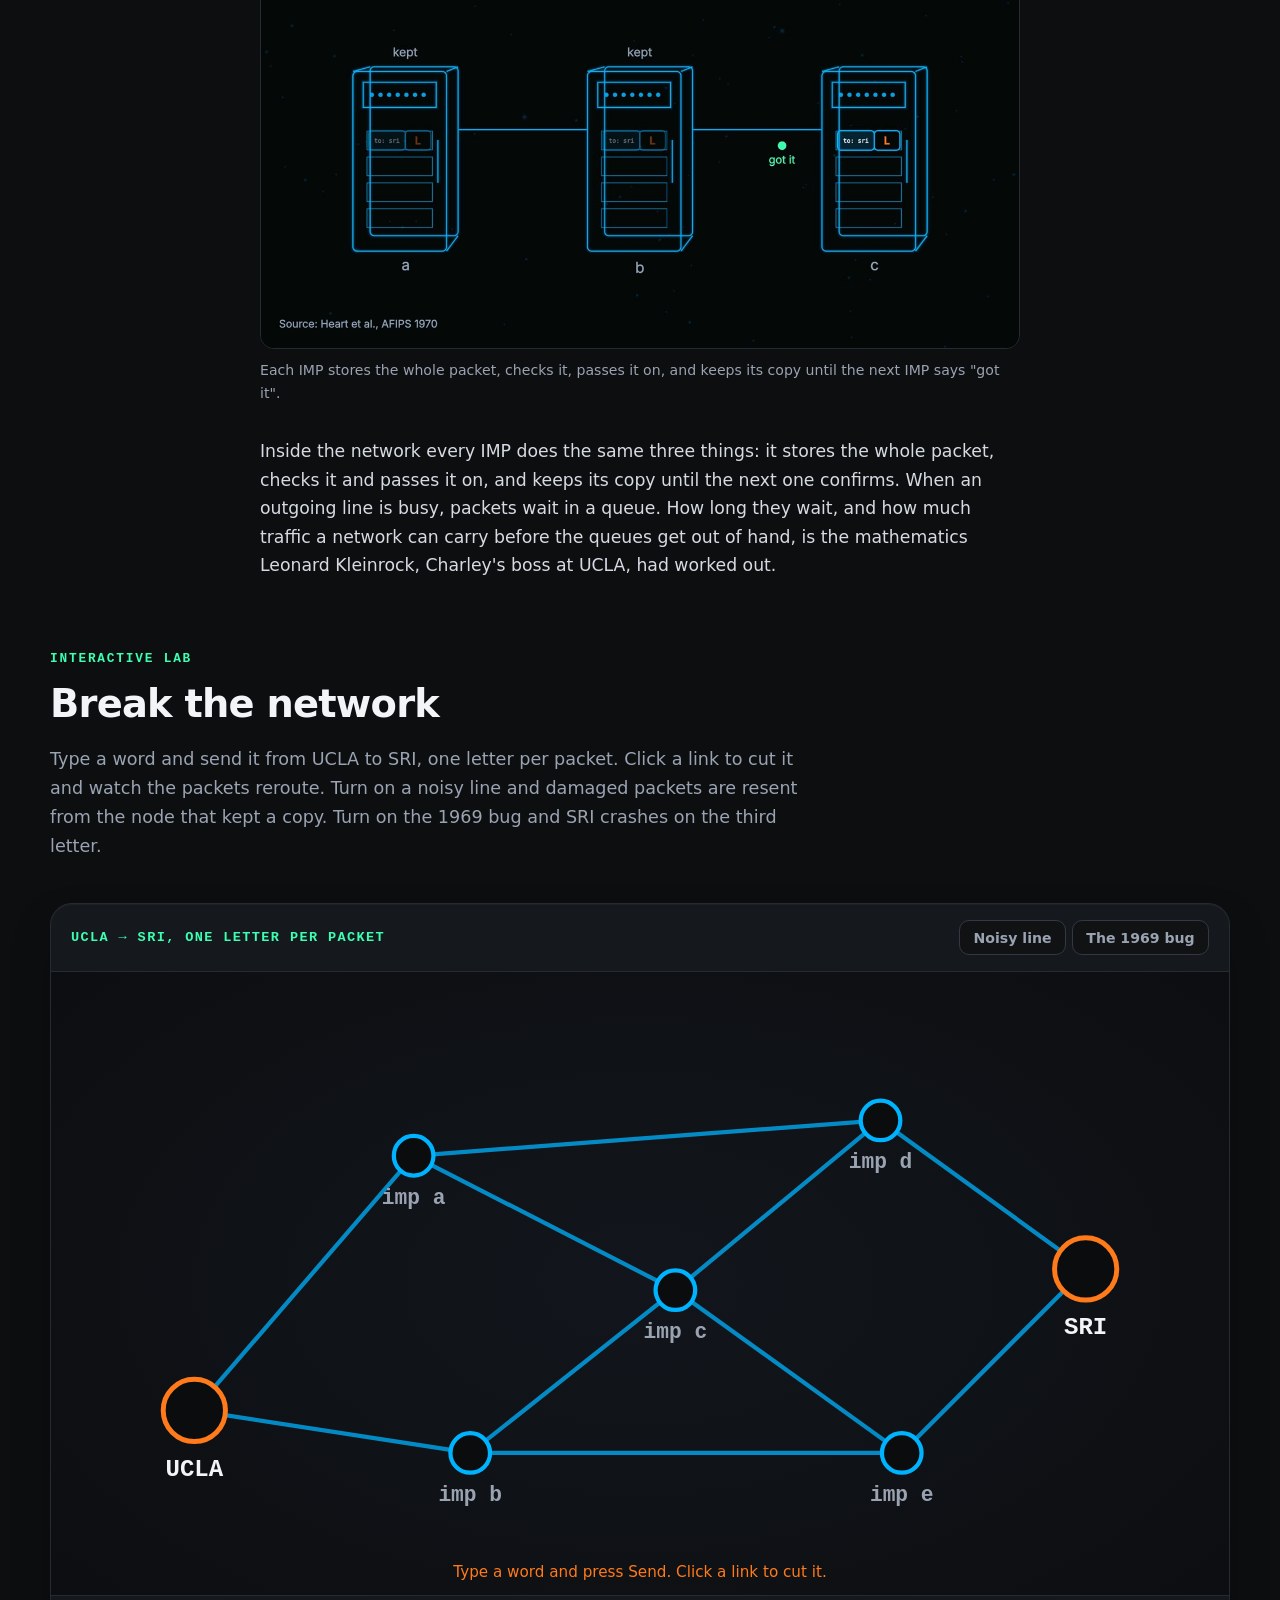
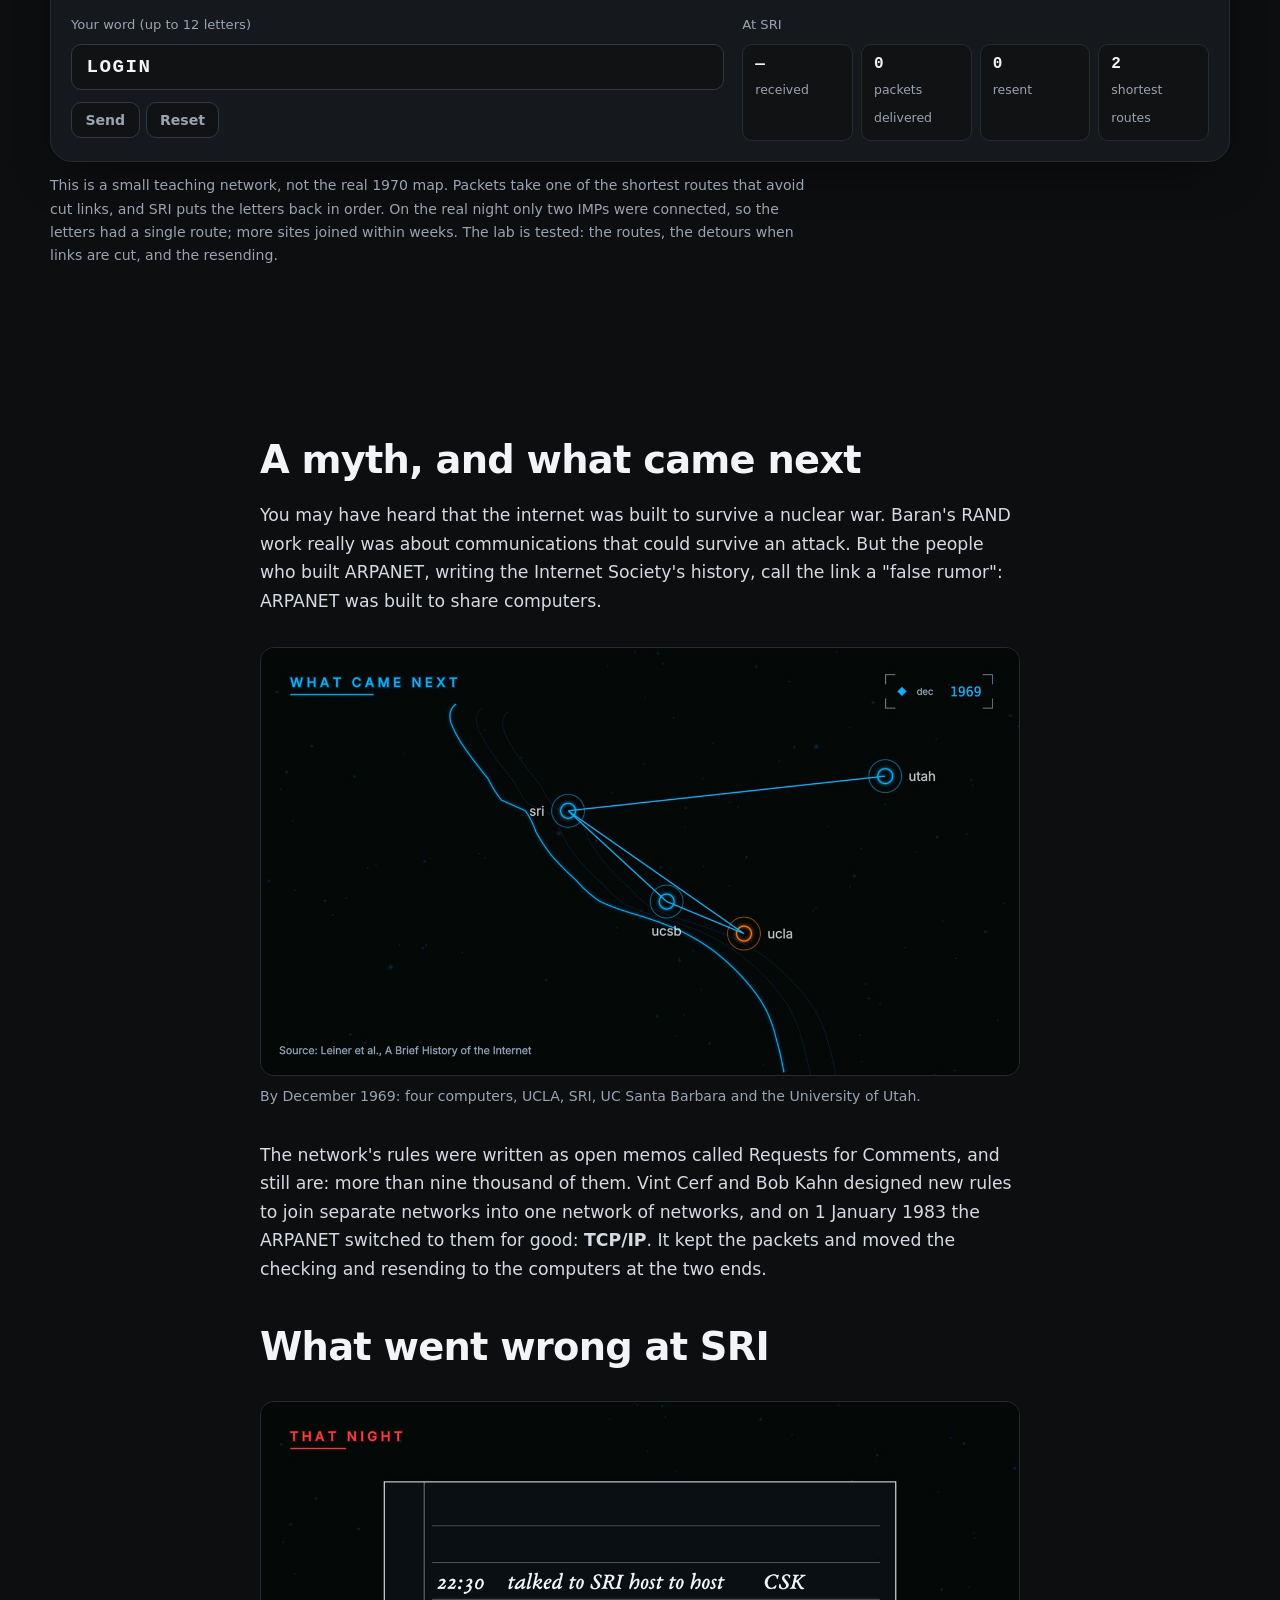
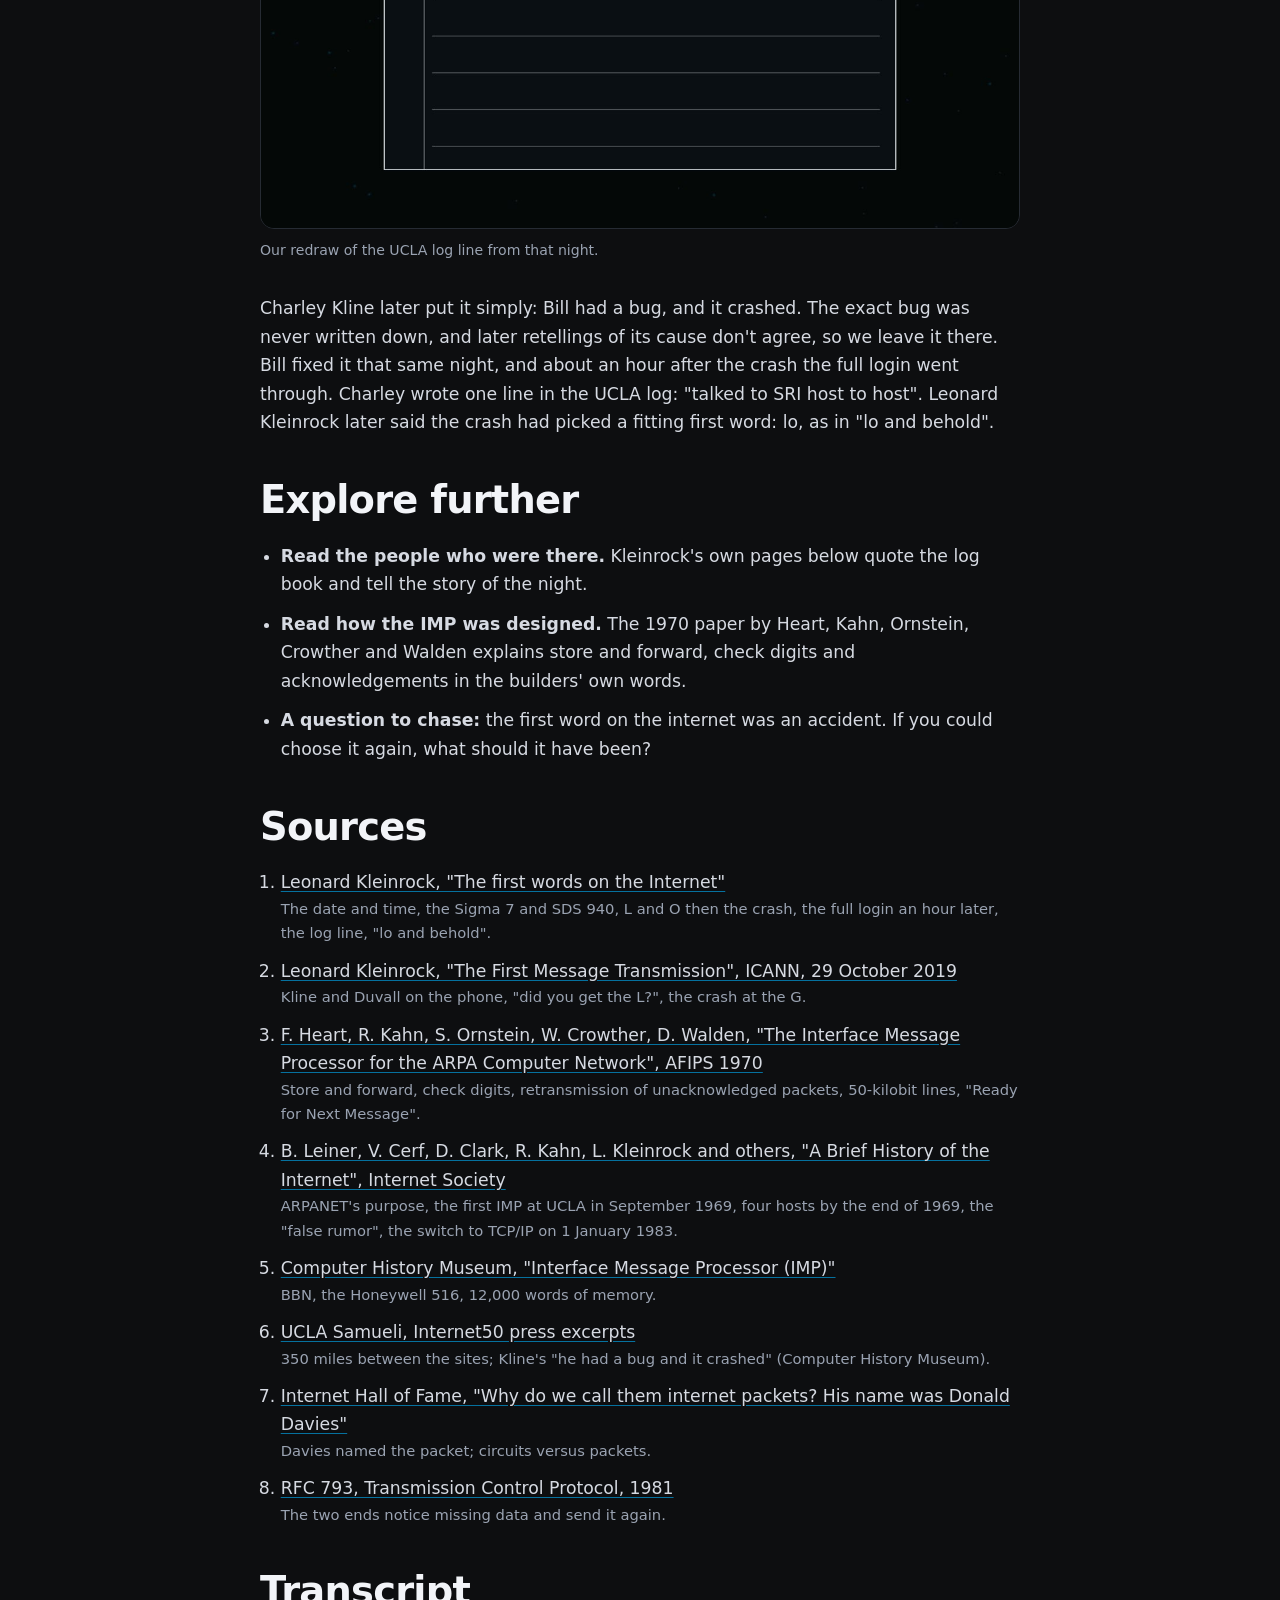
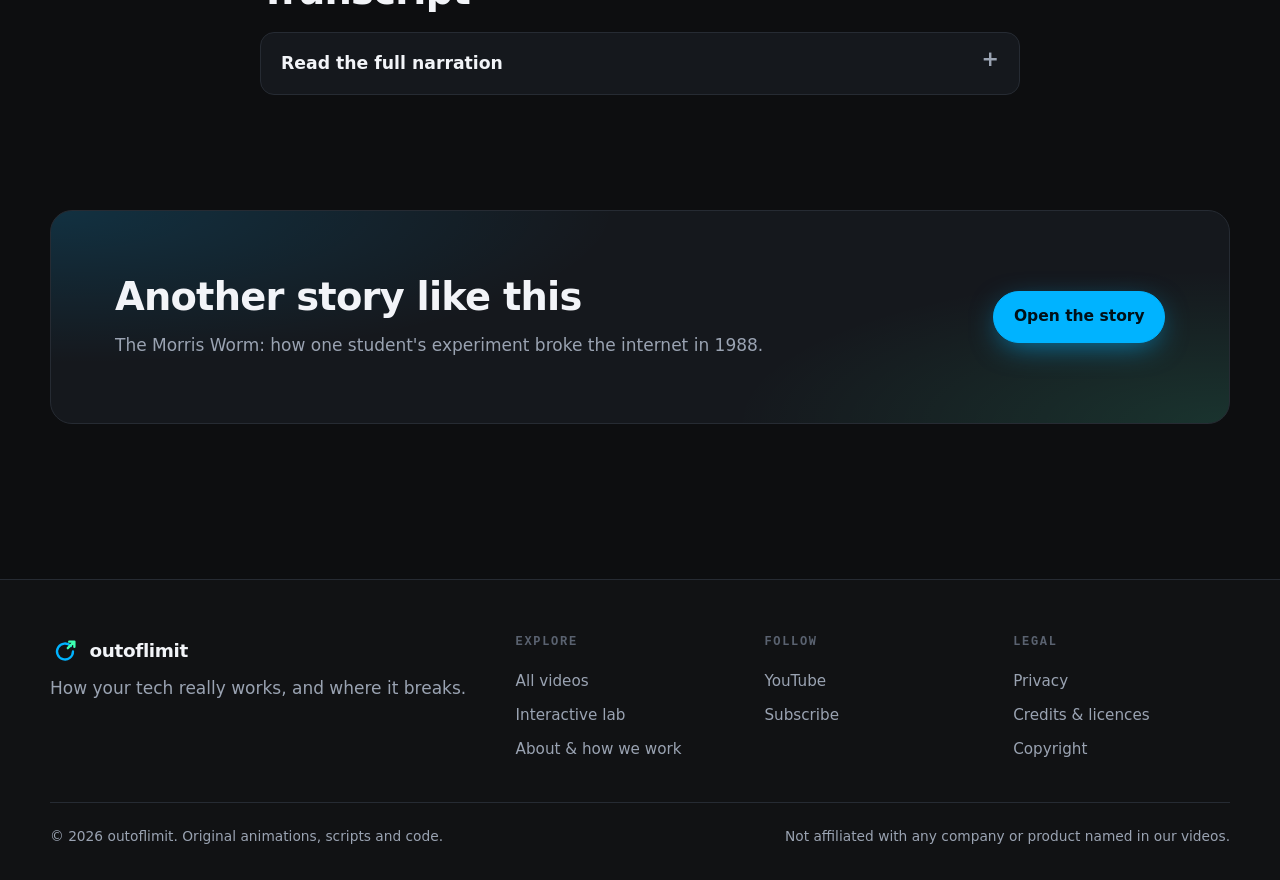
<file: videos/arpanet-first-message/index.html>
<!doctype html>
<html lang="en">
  <head>
    <meta charset="UTF-8" />
    <meta name="viewport" content="width=device-width, initial-scale=1.0" />
    <title>The first internet message crashed after two letters (ARPANET 1969) — outoflimit</title>
    <meta name="description" content="On 29 October 1969 the first message on ARPANET was meant to be LOGIN. L and O arrived, then the computer at SRI crashed. Follow one letter across 350 miles: IMPs, check digits, packets and store-and-forward. Interactive packet lab, sources and full transcript." />
    <link rel="canonical" href="https://www.outoflimit.com/videos/arpanet-first-message/" />
    <link rel="icon" type="image/svg+xml" href="/favicon.svg" />
    <meta name="theme-color" content="#0d0e10" />
    <meta property="og:type" content="video.other" />
    <meta property="og:site_name" content="outoflimit" />
    <meta property="og:title" content="The First Internet Message Crashed After Two Letters (ARPANET 1969)" />
    <meta property="og:description" content="L and O arrived, then the computer at SRI crashed. Follow one letter across the first internet, then break a packet network yourself in the interactive lab." />
    <meta property="og:url" content="https://www.outoflimit.com/videos/arpanet-first-message/" />
    <meta property="og:image" content="https://www.outoflimit.com/img/arpanet-first-message.jpg" />
    <meta name="twitter:card" content="summary_large_image" />
    <script type="application/ld+json">
      {
        "@context": "https://schema.org",
        "@type": "VideoObject",
        "name": "The First Internet Message Crashed After Two Letters (ARPANET 1969)",
        "description": "On 29 October 1969 the first message on ARPANET was meant to be LOGIN. L and O arrived, then the computer at SRI crashed. Follow one letter across 350 miles: IMPs, check digits, packets and store-and-forward.",
        "thumbnailUrl": ["https://www.outoflimit.com/img/arpanet-first-message.jpg"],
        "uploadDate": "2026-12-07T22:00:00+05:30",
        "duration": "PT6M9S",
        "embedUrl": "https://www.youtube.com/embed/verNUcQnI4M",
        "contentUrl": "https://www.youtube.com/watch?v=verNUcQnI4M",
        "publisher": {"@type": "Organization", "name": "outoflimit", "url": "https://www.outoflimit.com/"}
      }
    </script>
    <script type="module" crossorigin src="/assets/arpanet-D0fd7CB9.js"></script>
    <link rel="modulepreload" crossorigin href="/assets/main-DYMHWyrZ.js">
    <link rel="stylesheet" crossorigin href="/assets/main-B4R50dQf.css">
  </head>
  <body data-section="videos">
    <a class="skip" href="#main">Skip to content</a>
<header class="site-header">
  <div class="wrap header-row">
    <a class="brand" href="/" aria-label="outoflimit home">
      <svg class="brand-mark" viewBox="0 0 64 64" aria-hidden="true">
        <path d="M44.5 21.5A17 17 0 1 0 49 33" fill="none" stroke="currentColor" stroke-width="5" stroke-linecap="round"/>
        <path d="M38 26 52 12M41 12h11v11" fill="none" stroke="var(--mint)" stroke-width="5" stroke-linecap="round" stroke-linejoin="round"/>
      </svg>
      <span>outoflimit</span>
    </a>
    <button class="nav-toggle" aria-expanded="false" aria-controls="site-nav" aria-label="Menu">
      <span></span><span></span>
    </button>
    <nav id="site-nav" class="site-nav" aria-label="Main">
      <a href="/videos/" data-nav="videos">Videos</a>
      <a href="/videos/morris-worm/#lab" data-nav="lab">Lab</a>
      <a href="/about/" data-nav="about">About</a>
      <a class="btn btn-sm btn-primary" href="https://www.youtube.com/@outoflimit-w5o?sub_confirmation=1" rel="noopener" target="_blank">Subscribe</a>
    </nav>
  </div>
</header>

    <main id="main">
      <div class="wrap">
        <header class="article-head" style="max-width:900px">
          <nav class="crumbs" aria-label="Breadcrumb"><a href="/videos/">Videos</a> / Breaks</nav>
          <h1 style="font-size:clamp(2rem,4.4vw,3.3rem)">The First Internet Message Crashed After Two Letters (ARPANET 1969)</h1>
          <div class="meta">
            <span class="chip"><span class="dot"></span><span data-release="2026-12-07T16:30:00Z" data-before="Premieres Mon 7 Dec · 10:00 PM IST" data-after="7 Dec 2026">7 Dec 2026</span></span>
            <span class="chip">6 min 9 s</span>
            <span class="chip">Breaks</span>
          </div>
        </header>

        <div class="player" data-yt="verNUcQnI4M" data-yt-release="2026-12-07T16:30:00Z"
             data-soon-text="Premieres Mon 7 Dec · 10:00 PM IST — tap to subscribe and get notified"
             data-title="The First Internet Message Crashed After Two Letters (ARPANET 1969)">
          <img src="/img/arpanet-first-message.jpg" width="1280" height="720" alt="Video thumbnail: IT CRASHED in big red letters beside a glowing retro terminal whose screen shows LO, with a small 1969 tag" />
          <button class="play" type="button" aria-label="Play the video">
            <span class="play-inner">
              <span class="play-icon"><svg viewBox="0 0 24 24" fill="currentColor" aria-hidden="true"><path d="M7 4.5v15l13-7.5z"/></svg></span>
              <span class="note">Loads YouTube's player when you press play</span>
            </span>
          </button>
        </div>
      </div>

      <div class="narrow prose" style="padding-top:48px">
        <p class="lead" style="font-size:1.2rem;color:var(--text)">On 29 October 1969, a student at UCLA tried to log in to a computer at the Stanford Research Institute, 350 miles away. He meant to type LOGIN. "L" and "O" arrived, and then the computer at SRI crashed. So the first message on the network that became the internet was two letters long. The way those letters travelled, cut into packets, is still how every message you send gets where it's going.</p>

        <h2 id="chapters">Chapters</h2>
        <ol class="toc" data-release="2026-12-07T16:30:00Z" data-soon-text="Chapter links open on YouTube from Mon 7 Dec, 10:00 PM IST, when the video goes live.">
          <li><a href="https://www.youtube.com/watch?v=verNUcQnI4M&amp;t=0s" target="_blank" rel="noopener"><time>0:00</time>The first message</a></li>
          <li><a href="https://www.youtube.com/watch?v=verNUcQnI4M&amp;t=30s" target="_blank" rel="noopener"><time>0:30</time>Two computers, 350 miles apart</a></li>
          <li><a href="https://www.youtube.com/watch?v=verNUcQnI4M&amp;t=91s" target="_blank" rel="noopener"><time>1:31</time>Follow one letter</a></li>
          <li><a href="https://www.youtube.com/watch?v=verNUcQnI4M&amp;t=141s" target="_blank" rel="noopener"><time>2:21</time>What kept working</a></li>
          <li><a href="https://www.youtube.com/watch?v=verNUcQnI4M&amp;t=179s" target="_blank" rel="noopener"><time>2:59</time>Why packets</a></li>
          <li><a href="https://www.youtube.com/watch?v=verNUcQnI4M&amp;t=228s" target="_blank" rel="noopener"><time>3:48</time>Store and forward</a></li>
          <li><a href="https://www.youtube.com/watch?v=verNUcQnI4M&amp;t=259s" target="_blank" rel="noopener"><time>4:19</time>A myth, and what came next</a></li>
          <li><a href="https://www.youtube.com/watch?v=verNUcQnI4M&amp;t=323s" target="_blank" rel="noopener"><time>5:23</time>What went wrong at SRI</a></li>
          <li><a href="https://www.youtube.com/watch?v=verNUcQnI4M&amp;t=348s" target="_blank" rel="noopener"><time>5:48</time>Lo and behold</a></li>
        </ol>

        <h2>The story in 60 seconds</h2>
        <figure class="figure">
          <img src="/img/arp-crash.jpg" width="1280" height="720" alt="The rig: at UCLA a stick figure with a headset, a terminal showing LOG, the Sigma 7 and an IMP; a line to SRI, where the terminal shows LO in red over the SDS 940" loading="lazy" />
          <figcaption>UCLA typed L, O, G. SRI got L and O, and then its computer crashed.</figcaption>
        </figure>
        <p>The network was <strong>ARPANET</strong>, paid for by the research agency of the US Defense Department so that researchers could use expensive computers somewhere else. The first two sites were UCLA, with an SDS Sigma 7, and SRI, with an SDS 940. Beside each computer stood a new cabinet, an <strong>IMP</strong> (Interface Message Processor), built by BBN from a Honeywell 516 minicomputer with about 12,000 words of memory. Its only job was moving messages. A leased phone line joined the two IMPs at 50,000 bits a second.</p>
        <p>Charley Kline at UCLA and Bill Duvall at SRI were also on an ordinary phone call. Charley typed L. His computer handed it to the IMP, which wrapped it in a message with a header saying where it was going and sent it up the line, one bit at a time. The IMP at SRI checked that it had arrived intact, said so, and handed it to its computer. "Got the L." Same for the O. Then he typed the G, and the computer at SRI crashed.</p>

        <h2>What kept working</h2>
        <figure class="figure">
          <img src="/img/arp-check.jpg" width="1280" height="720" alt="Close-up between two IMPs: a packet addressed to SRI carries check: 3f2a, the receiving side computes 3f0a, and a red cross marks it to be thrown away" loading="lazy" />
          <figcaption>A flipped bit changes the check digits. The receiving IMP throws the packet away, and the sender, hearing no reply, sends it again.</figcaption>
        </figure>
        <p>Every letter arrived. The crash was in the computer at the far end, not in the network. The IMPs were built expecting the phone line to make mistakes: every packet carried <strong>check digits</strong> worked out from its bits, the receiving IMP did the same calculation, and anything that didn't match was thrown away. The sending IMP, with no acknowledgement, sent it again. The 1970 paper describing the IMP puts the principle plainly: the IMP must keep working "whether the Host is functioning properly or not".</p>

        <h2>Why packets</h2>
        <figure class="figure">
          <img src="/img/arp-packets.jpg" width="1280" height="720" alt="A mesh network of seven nodes with orange and blue packets travelling along different links at the same time" loading="lazy" />
          <figcaption>Cut every message into blocks, put the destination on each one, and let each find its own way. Donald Davies called them packets.</figcaption>
        </figure>
        <p>A phone call in 1969 held a whole circuit open for as long as you talked, even in the silences. Computers don't talk like that: they send a burst, then nothing, then another burst. In the 1960s Paul Baran at RAND and Donald Davies at Britain's National Physical Laboratory reached the same answer independently: small blocks, each carrying its destination, each routed on its own. Many conversations can share one line, and if a route breaks, packets take another.</p>

        <h2>Store and forward</h2>
        <figure class="figure">
          <img src="/img/arp-store-forward.jpg" width="1280" height="720" alt="Three IMPs labelled a, b and c in a row under the steps 1 store, 2 check, pass on, 3 keep a copy; a and b each still hold a kept copy while c sends back got it" loading="lazy" />
          <figcaption>Each IMP stores the whole packet, checks it, passes it on, and keeps its copy until the next IMP says "got it".</figcaption>
        </figure>
        <p>Inside the network every IMP does the same three things: it stores the whole packet, checks it and passes it on, and keeps its copy until the next one confirms. When an outgoing line is busy, packets wait in a queue. How long they wait, and how much traffic a network can carry before the queues get out of hand, is the mathematics Leonard Kleinrock, Charley's boss at UCLA, had worked out.</p>
      </div>

      <section id="lab" style="padding-top:56px">
        <div class="wrap">
          <div class="section-head" style="max-width:760px">
            <span class="eyebrow">Interactive lab</span>
            <h2>Break the network</h2>
            <p>Type a word and send it from UCLA to SRI, one letter per packet. Click a link to cut it and watch the packets reroute. Turn on a noisy line and damaged packets are resent from the node that kept a copy. Turn on the 1969 bug and SRI crashes on the third letter.</p>
          </div>
          <div class="lab" data-lab="packets">
            <div class="lab-top">
              <span class="lab-title">UCLA → SRI, one letter per packet</span>
              <div class="seg" role="group" aria-label="Network conditions">
                <button type="button" data-toggle="noise" aria-pressed="false">Noisy line</button>
                <button type="button" data-toggle="bug" aria-pressed="false">The 1969 bug</button>
              </div>
            </div>
            <div class="net-stage">
              <svg data-out="net" viewBox="0 0 810 400" role="img" aria-label="A seven-node packet network from UCLA on the left to SRI on the right, through IMPs A to E. Links can be cut."></svg>
              <p class="net-status" data-out="status" aria-live="polite"></p>
            </div>
            <div class="lab-controls">
              <div>
                <label class="lab-label" for="pk-word">Your word (up to 12 letters)</label>
                <input id="pk-word" class="word-input" type="text" maxlength="12" value="LOGIN" autocomplete="off" spellcheck="false" data-input="word" />
                <div class="lab-actions" style="margin-top:12px">
                  <div class="seg"><button type="button" data-action="send">Send</button><button type="button" data-action="reset">Reset</button></div>
                </div>
              </div>
              <div>
                <span class="lab-label">At SRI</span>
                <div class="stats stats-net">
                  <div class="stat"><b data-out="received" class="small">—</b><span>received</span></div>
                  <div class="stat"><b data-out="delivered" class="small">0</b><span>packets delivered</span></div>
                  <div class="stat"><b data-out="resent" class="small">0</b><span>resent</span></div>
                  <div class="stat"><b data-out="routes" class="small">2</b><span>shortest routes</span></div>
                </div>
              </div>
            </div>
          </div>
          <p class="muted" style="font-size:0.88rem;margin-top:12px;max-width:760px">This is a small teaching network, not the real 1970 map. Packets take one of the shortest routes that avoid cut links, and SRI puts the letters back in order. On the real night only two IMPs were connected, so the letters had a single route; more sites joined within weeks. The lab is tested: the routes, the detours when links are cut, and the resending.</p>
        </div>
      </section>

      <div class="narrow prose">
        <h2>A myth, and what came next</h2>
        <p>You may have heard that the internet was built to survive a nuclear war. Baran's RAND work really was about communications that could survive an attack. But the people who built ARPANET, writing the Internet Society's history, call the link a "false rumor": ARPANET was built to share computers.</p>
        <figure class="figure">
          <img src="/img/arp-four-nodes.jpg" width="1280" height="720" alt="A neon outline of the California coast with four nodes, SRI, UCSB, UCLA and Utah, joined by lines, and a December 1969 tag" loading="lazy" />
          <figcaption>By December 1969: four computers, UCLA, SRI, UC Santa Barbara and the University of Utah.</figcaption>
        </figure>
        <p>The network's rules were written as open memos called Requests for Comments, and still are: more than nine thousand of them. Vint Cerf and Bob Kahn designed new rules to join separate networks into one network of networks, and on 1 January 1983 the ARPANET switched to them for good: <strong>TCP/IP</strong>. It kept the packets and moved the checking and resending to the computers at the two ends.</p>

        <h2>What went wrong at SRI</h2>
        <figure class="figure">
          <img src="/img/arp-log.jpg" width="1280" height="720" alt="Our redraw of a log-book page with one handwritten line: 22:30 talked to SRI host to host, CSK" loading="lazy" />
          <figcaption>Our redraw of the UCLA log line from that night.</figcaption>
        </figure>
        <p>Charley Kline later put it simply: Bill had a bug, and it crashed. The exact bug was never written down, and later retellings of its cause don't agree, so we leave it there. Bill fixed it that same night, and about an hour after the crash the full login went through. Charley wrote one line in the UCLA log: "talked to SRI host to host". Leonard Kleinrock later said the crash had picked a fitting first word: lo, as in "lo and behold".</p>

        <h2 id="explore">Explore further</h2>
        <ul class="sources">
          <li><strong>Read the people who were there.</strong> Kleinrock's own pages below quote the log book and tell the story of the night.</li>
          <li><strong>Read how the IMP was designed.</strong> The 1970 paper by Heart, Kahn, Ornstein, Crowther and Walden explains store and forward, check digits and acknowledgements in the builders' own words.</li>
          <li><strong>A question to chase:</strong> the first word on the internet was an accident. If you could choose it again, what should it have been?</li>
        </ul>

        <h2 id="sources">Sources</h2>
        <ol class="sources">
          <li><a href="https://www.lk.cs.ucla.edu/internet_first_words.html" rel="noopener" target="_blank">Leonard Kleinrock, "The first words on the Internet"</a><span class="why">The date and time, the Sigma 7 and SDS 940, L and O then the crash, the full login an hour later, the log line, "lo and behold".</span></li>
          <li><a href="https://www.icann.org/en/blogs/details/the-first-message-transmission-29-10-2019-en" rel="noopener" target="_blank">Leonard Kleinrock, "The First Message Transmission", ICANN, 29 October 2019</a><span class="why">Kline and Duvall on the phone, "did you get the L?", the crash at the G.</span></li>
          <li><a href="https://tcm.computerhistory.org/ComputerTimeline/Chap24_arpa_CS2.pdf" rel="noopener" target="_blank">F. Heart, R. Kahn, S. Ornstein, W. Crowther, D. Walden, "The Interface Message Processor for the ARPA Computer Network", AFIPS 1970</a><span class="why">Store and forward, check digits, retransmission of unacknowledged packets, 50-kilobit lines, "Ready for Next Message".</span></li>
          <li><a href="https://www.internetsociety.org/internet/history-internet/brief-history-internet/" rel="noopener" target="_blank">B. Leiner, V. Cerf, D. Clark, R. Kahn, L. Kleinrock and others, "A Brief History of the Internet", Internet Society</a><span class="why">ARPANET's purpose, the first IMP at UCLA in September 1969, four hosts by the end of 1969, the "false rumor", the switch to TCP/IP on 1 January 1983.</span></li>
          <li><a href="https://www.computerhistory.org/revolution/networking/19/407/2086" rel="noopener" target="_blank">Computer History Museum, "Interface Message Processor (IMP)"</a><span class="why">BBN, the Honeywell 516, 12,000 words of memory.</span></li>
          <li><a href="https://samueli.ucla.edu/internet50-press/" rel="noopener" target="_blank">UCLA Samueli, Internet50 press excerpts</a><span class="why">350 miles between the sites; Kline's "he had a bug and it crashed" (Computer History Museum).</span></li>
          <li><a href="https://www.internethalloffame.org/2012/09/11/why-do-we-call-them-internet-packets-his-name-was-donald-davies/" rel="noopener" target="_blank">Internet Hall of Fame, "Why do we call them internet packets? His name was Donald Davies"</a><span class="why">Davies named the packet; circuits versus packets.</span></li>
          <li><a href="https://www.rfc-editor.org/rfc/rfc793" rel="noopener" target="_blank">RFC 793, Transmission Control Protocol, 1981</a><span class="why">The two ends notice missing data and send it again.</span></li>
        </ol>

        <h2 id="transcript">Transcript</h2>
        <details class="transcript">
          <summary>Read the full narration</summary>
          <div class="inner">
            <h3>The first message</h3>
            <p>On the twenty-ninth of October, nineteen sixty-nine, a student at UCLA typed the first internet message. He meant to type a whole word: login. The computer at the other end crashed after two letters. So the first message on the network that became the internet was just L, O. Every message you send today still travels the way those two letters did: cut into small pieces called packets. So let&#x27;s follow one letter all the way, and find out why the other computer fell over.</p>
            <h3>Two computers, 350 miles apart</h3>
            <p>The network was called ARPANET, and it was paid for by the research agency of the US Defense Department. Its goal was practical: let researchers in one place use expensive computers somewhere else. The first two sites were UCLA, in Los Angeles, and the Stanford Research Institute, about three hundred and fifty miles north. Each site had its own big computer, and the two had never been connected. Next to each one stood a new cabinet called an IMP: an Interface Message Processor. A company called BBN built them, from a Honeywell 516 minicomputer. It had about twelve thousand words of memory, and its whole job was moving messages. UCLA got the first IMP in September. SRI got the second, about a month later. A leased phone line joined the two IMPs, carrying fifty thousand bits a second. And alongside the computers, the two programmers were on an ordinary phone call. At UCLA, the student Charley Kline. At SRI, the programmer Bill Duvall.</p>
            <h3>Follow one letter</h3>
            <p>Charley&#x27;s job that evening was to log in to the SRI computer from UCLA, as if he were sitting in front of it. He typed the first letter: L. The UCLA computer passed the letter to its IMP. The IMP wrapped it in a message with a header on the front that said where it was going. Then it sent that message up the line, one bit at a time. At SRI, the second IMP checked that the message had arrived intact, and sent back a note saying it got it. Then it handed the letter to its computer. On the phone, Charley asked: did you get the L? Bill said: got the L. He typed the O. Same journey, same answer: got the O. Then he typed the G, and the computer at SRI crashed. We&#x27;ll come back to what went wrong at SRI. First, look at what kept working.</p>
            <h3>What kept working</h3>
            <p>Every letter arrived. The IMPs and the line did their job. The crash was in the computer at the far end. And the IMPs were built expecting the line itself to make mistakes. A long-distance phone line could flip a bit now and then, turning a one into a zero. So every packet carried check digits: a small number worked out from all of its bits. The receiving IMP did the same calculation. If the numbers didn&#x27;t match, it threw the message away, and the sending IMP, hearing no acknowledgement, sent it again. Errors were expected, and repaired, without anyone at either keyboard noticing.</p>
            <h3>Why packets</h3>
            <p>That network in the middle worked differently from the phone network it borrowed its line from. A phone call in nineteen sixty-nine held a whole circuit open, end to end, for as long as you talked. Even in the silences, nobody else could use that line. Computers don&#x27;t send like people talk. They send a short burst, then nothing, then another burst. In the nineteen sixties, two researchers reached the same answer independently: Paul Baran at the RAND Corporation in America, and Donald Davies at Britain&#x27;s National Physical Laboratory. Cut every message into small blocks. Put the destination on each block. Let every block find its own way through the network. Davies gave those blocks the name we still use today: packets. Now many conversations can share the same line, and if one route breaks, packets can take another.</p>
            <h3>Store and forward</h3>
            <p>Inside the network, every IMP on the route does the same three things. It takes in the whole packet and stores it. It checks it, and passes it on to the next IMP. And it keeps its own copy until the next one says: got it. Only then does it let go. When the outgoing line is busy, packets wait their turn in a queue inside the IMP. How long they wait, and how much traffic a network can carry before the queues get out of hand, is the mathematics Charley&#x27;s boss at UCLA, Leonard Kleinrock, had worked out.</p>
            <h3>A myth, and what came next</h3>
            <p>You might have heard that the internet was built to survive a nuclear war. Baran&#x27;s work at RAND really was about communications that could survive an attack. But the people who built ARPANET have called that link a false rumour. ARPANET was built to share computers. By December nineteen sixty-nine, four computers were on the network: UCLA, SRI, UC Santa Barbara, and the University of Utah. Its rules were written as open memos, called Requests for Comments. They still are, more than nine thousand of them. Meanwhile, Vint Cerf and Bob Kahn designed new rules to join many separate networks into one network of networks. On the first of January, nineteen eighty-three, the ARPANET switched over to those rules for good: TCP/IP. It kept the packets, and moved the checking and resending out to the computers at the two ends: if a packet goes missing, they notice, and it gets sent again. That&#x27;s how this video reached you: thousands of packets, each finding its own way, and any that went missing quietly sent again.</p>
            <h3>What went wrong at SRI</h3>
            <p>So what went wrong at SRI? Charley Kline later put it simply: Bill had a bug, and it crashed. The exact bug never made it into the log. Bill fixed it that same night. About an hour after the crash, Charley logged in to SRI from UCLA. The whole word went through. And in the UCLA log book, he wrote one line: talked to SRI, host to host.</p>
            <h3>Lo and behold</h3>
            <p>Leonard Kleinrock later said the crash had picked a fitting first word. L, O. As in: lo and behold. Subscribe to outoflimit for more. Want to see what happened when the internet broke for real, in nineteen eighty-eight? Watch this one next.</p>
          </div>
        </details>
      </div>

      <section>
        <div class="wrap">
          <div class="cta-band">
            <div>
              <h2>Another story like this</h2>
              <p>The Morris Worm: how one student's experiment broke the internet in 1988.</p>
            </div>
            <a class="btn btn-primary" href="/videos/morris-worm/">Open the story</a>
          </div>
        </div>
      </section>
    </main>
    <footer class="site-footer">
  <div class="wrap footer-grid">
    <div>
      <a class="brand" href="/">
        <svg class="brand-mark" viewBox="0 0 64 64" aria-hidden="true">
          <path d="M44.5 21.5A17 17 0 1 0 49 33" fill="none" stroke="currentColor" stroke-width="5" stroke-linecap="round"/>
          <path d="M38 26 52 12M41 12h11v11" fill="none" stroke="var(--mint)" stroke-width="5" stroke-linecap="round" stroke-linejoin="round"/>
        </svg>
        <span>outoflimit</span>
      </a>
      <p class="muted">How your tech really works, and where it breaks.</p>
    </div>
    <nav aria-label="Explore">
      <h2 class="footer-h">Explore</h2>
      <a href="/videos/">All videos</a>
      <a href="/videos/morris-worm/#lab">Interactive lab</a>
      <a href="/about/">About &amp; how we work</a>
    </nav>
    <nav aria-label="Follow">
      <h2 class="footer-h">Follow</h2>
      <a href="https://www.youtube.com/@outoflimit-w5o" rel="noopener" target="_blank">YouTube</a>
      <a href="https://www.youtube.com/@outoflimit-w5o?sub_confirmation=1" rel="noopener" target="_blank">Subscribe</a>
    </nav>
    <nav aria-label="Legal">
      <h2 class="footer-h">Legal</h2>
      <a href="/legal/#privacy">Privacy</a>
      <a href="/legal/#credits">Credits &amp; licences</a>
      <a href="/legal/#copyright">Copyright</a>
    </nav>
  </div>
  <div class="wrap footer-base">
    <span>© <span data-year>2026</span> outoflimit. Original animations, scripts and code.</span>
    <span class="muted">Not affiliated with any company or product named in our videos.</span>
  </div>
</footer>

  </body>
</html>
</file>
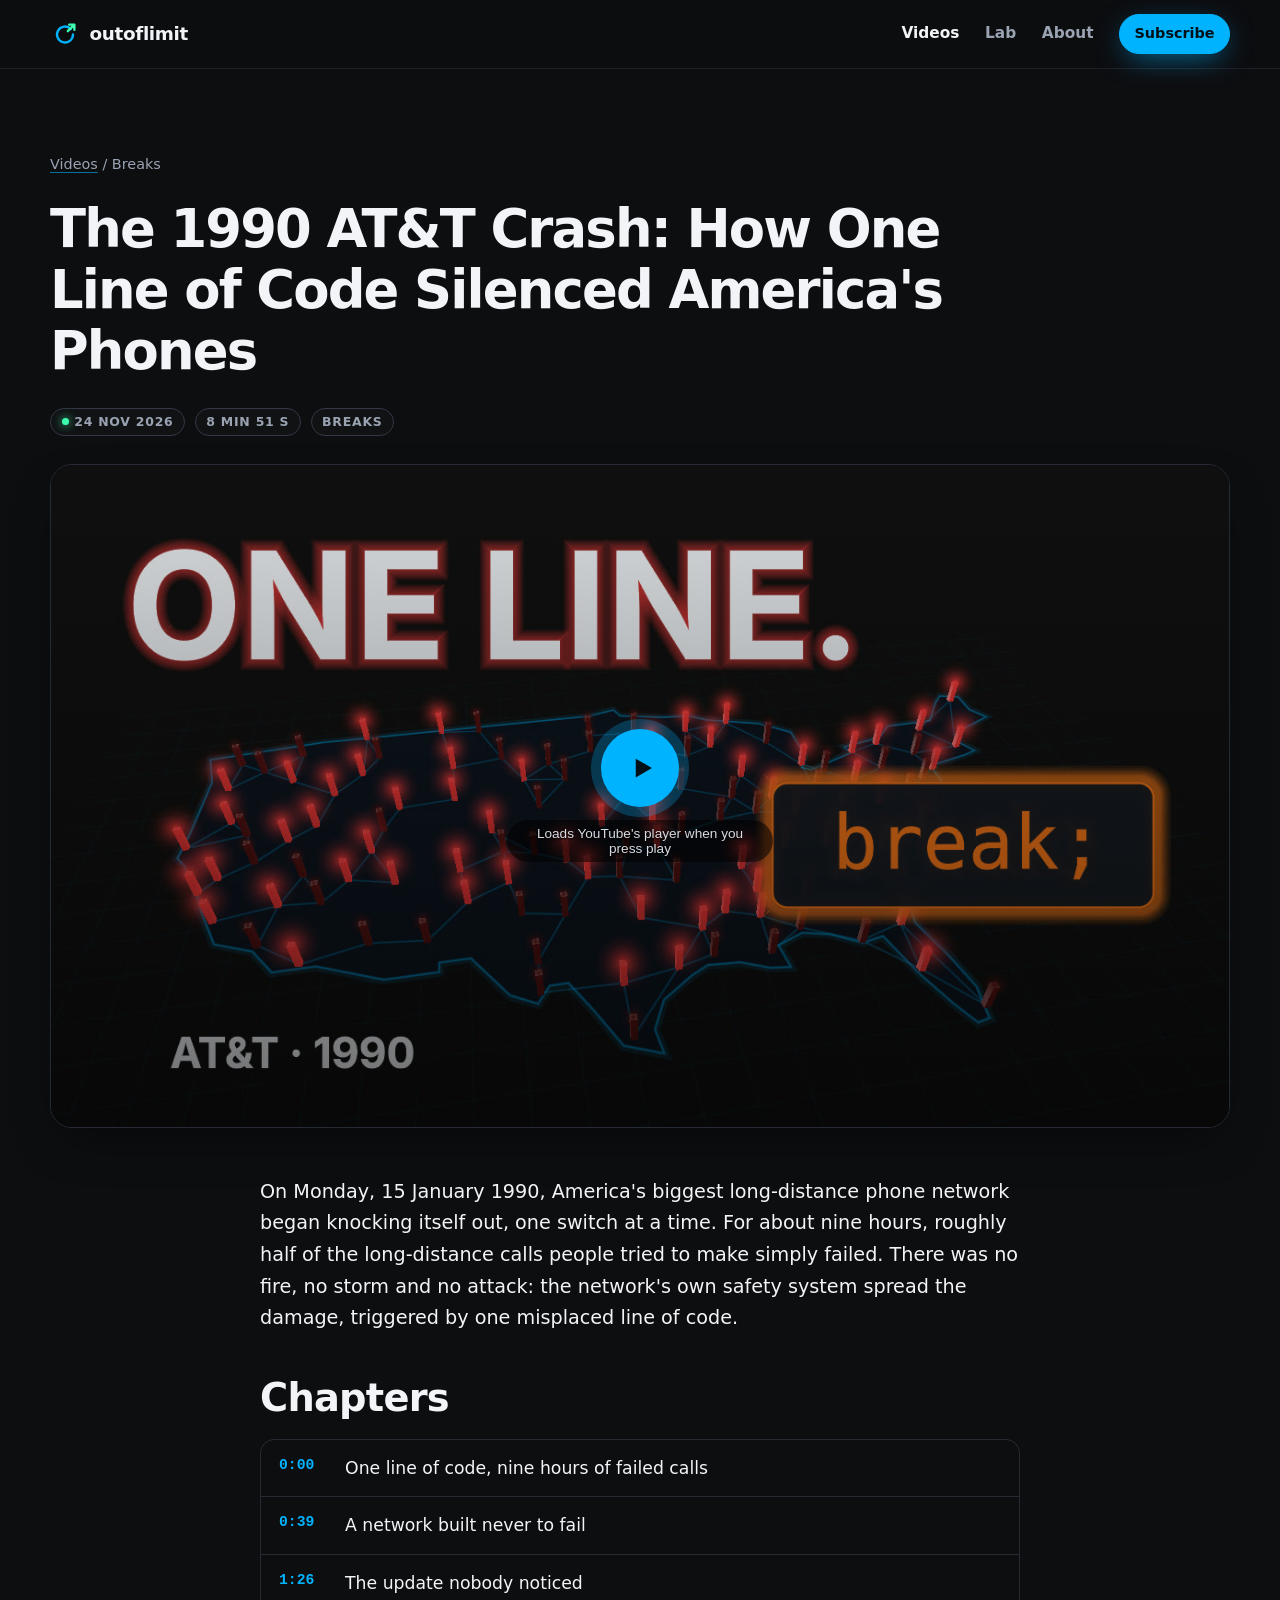
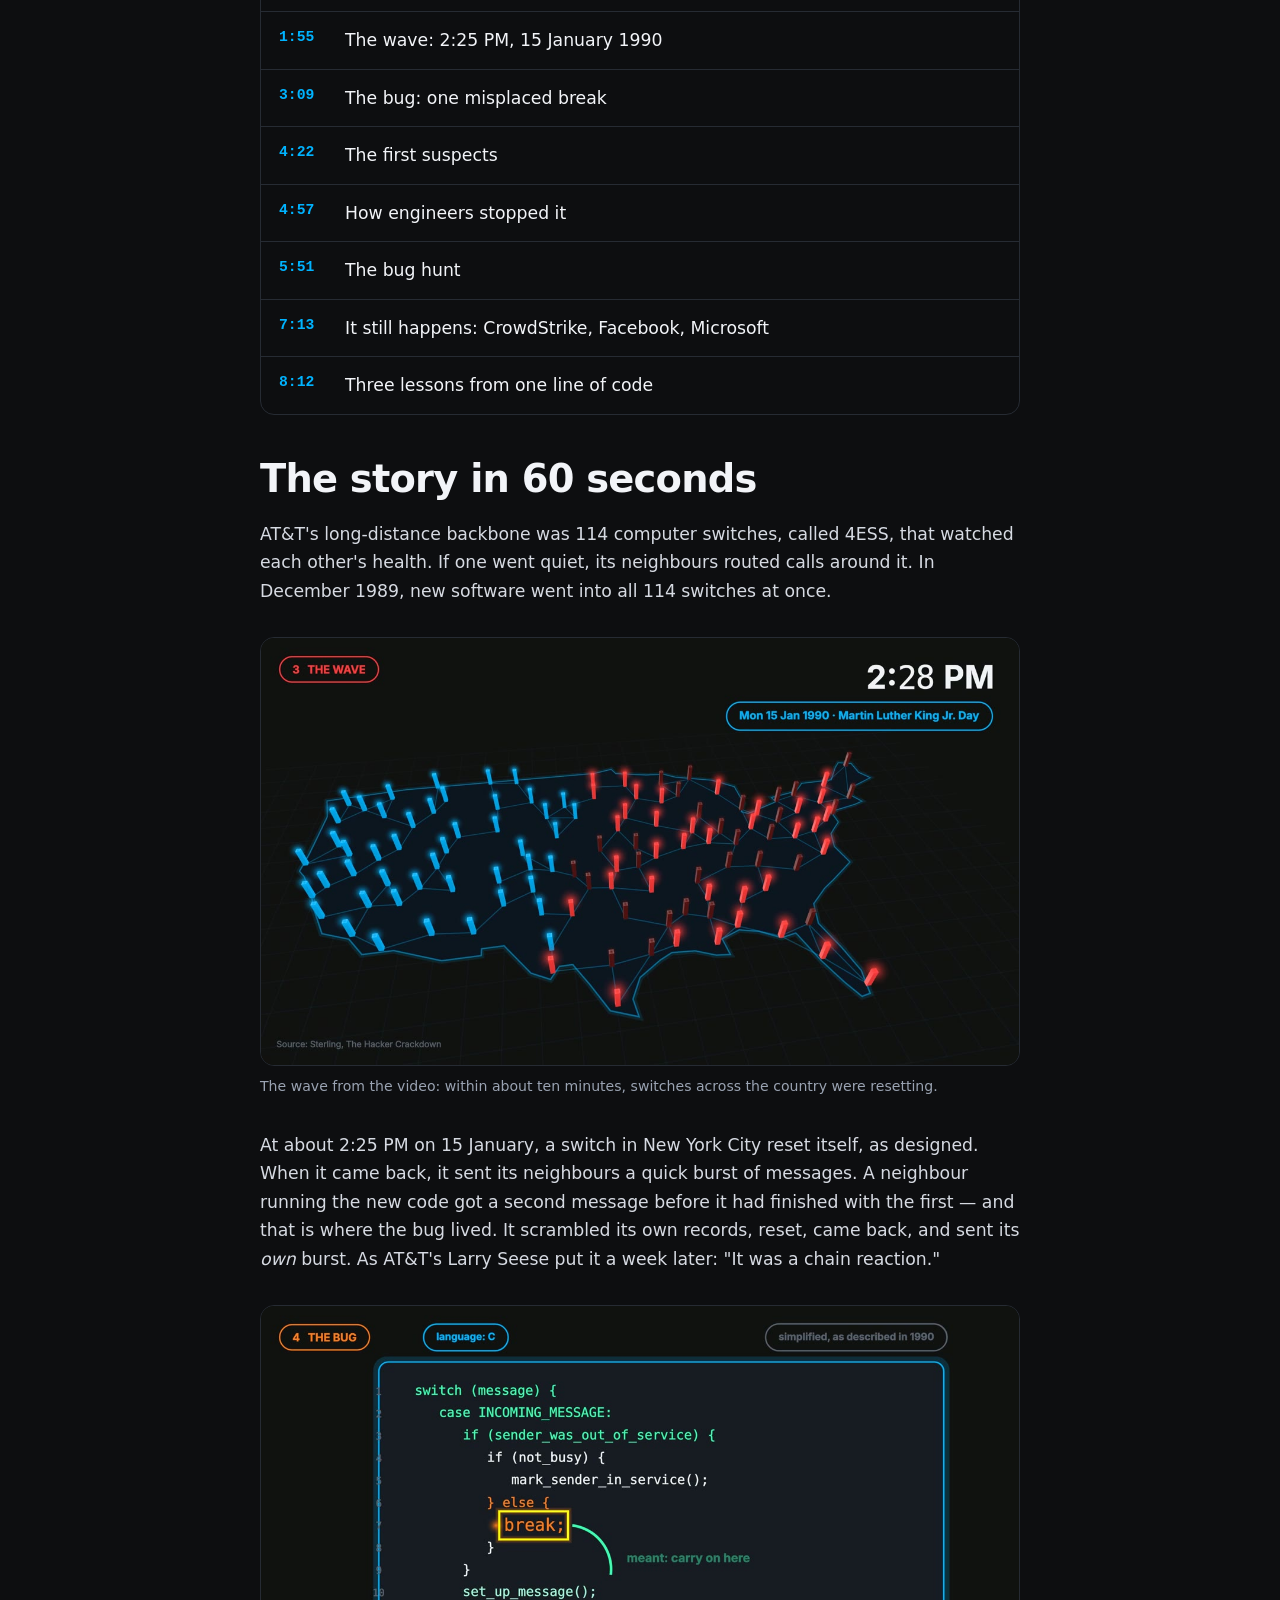
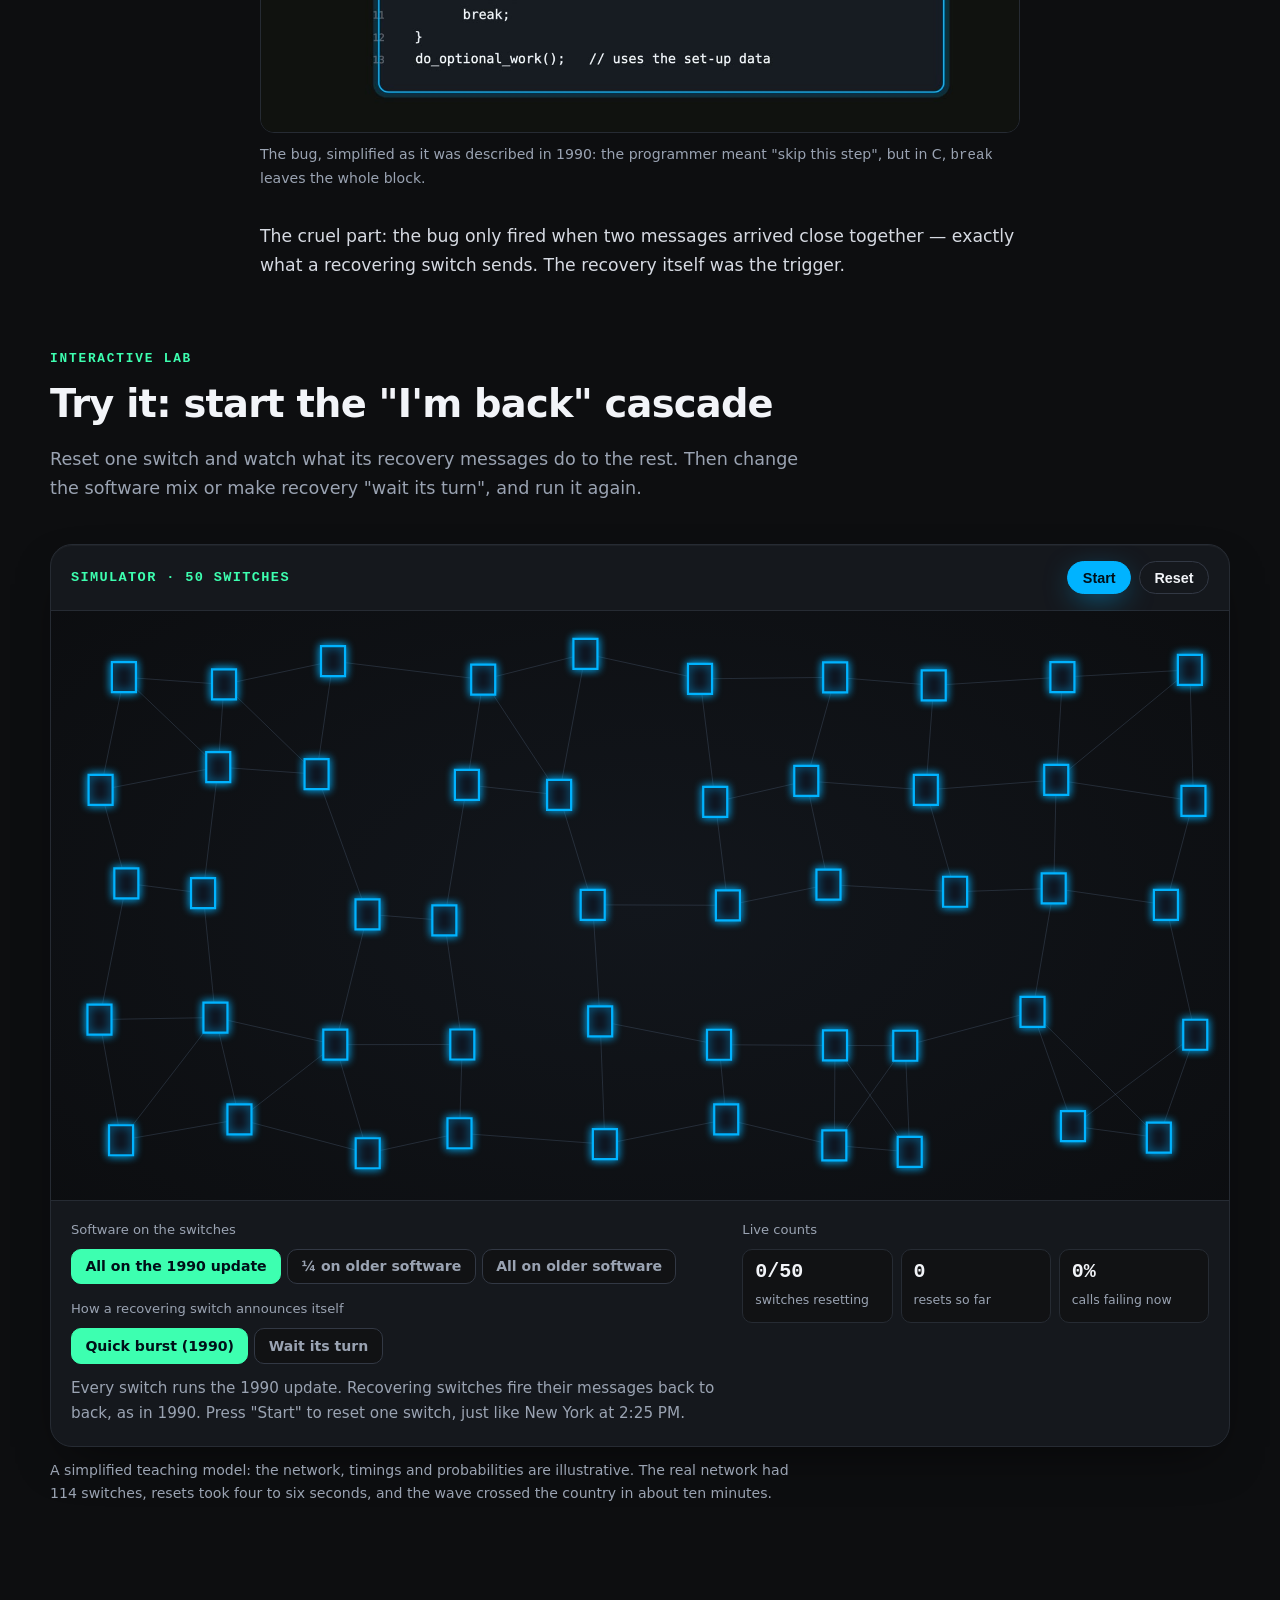
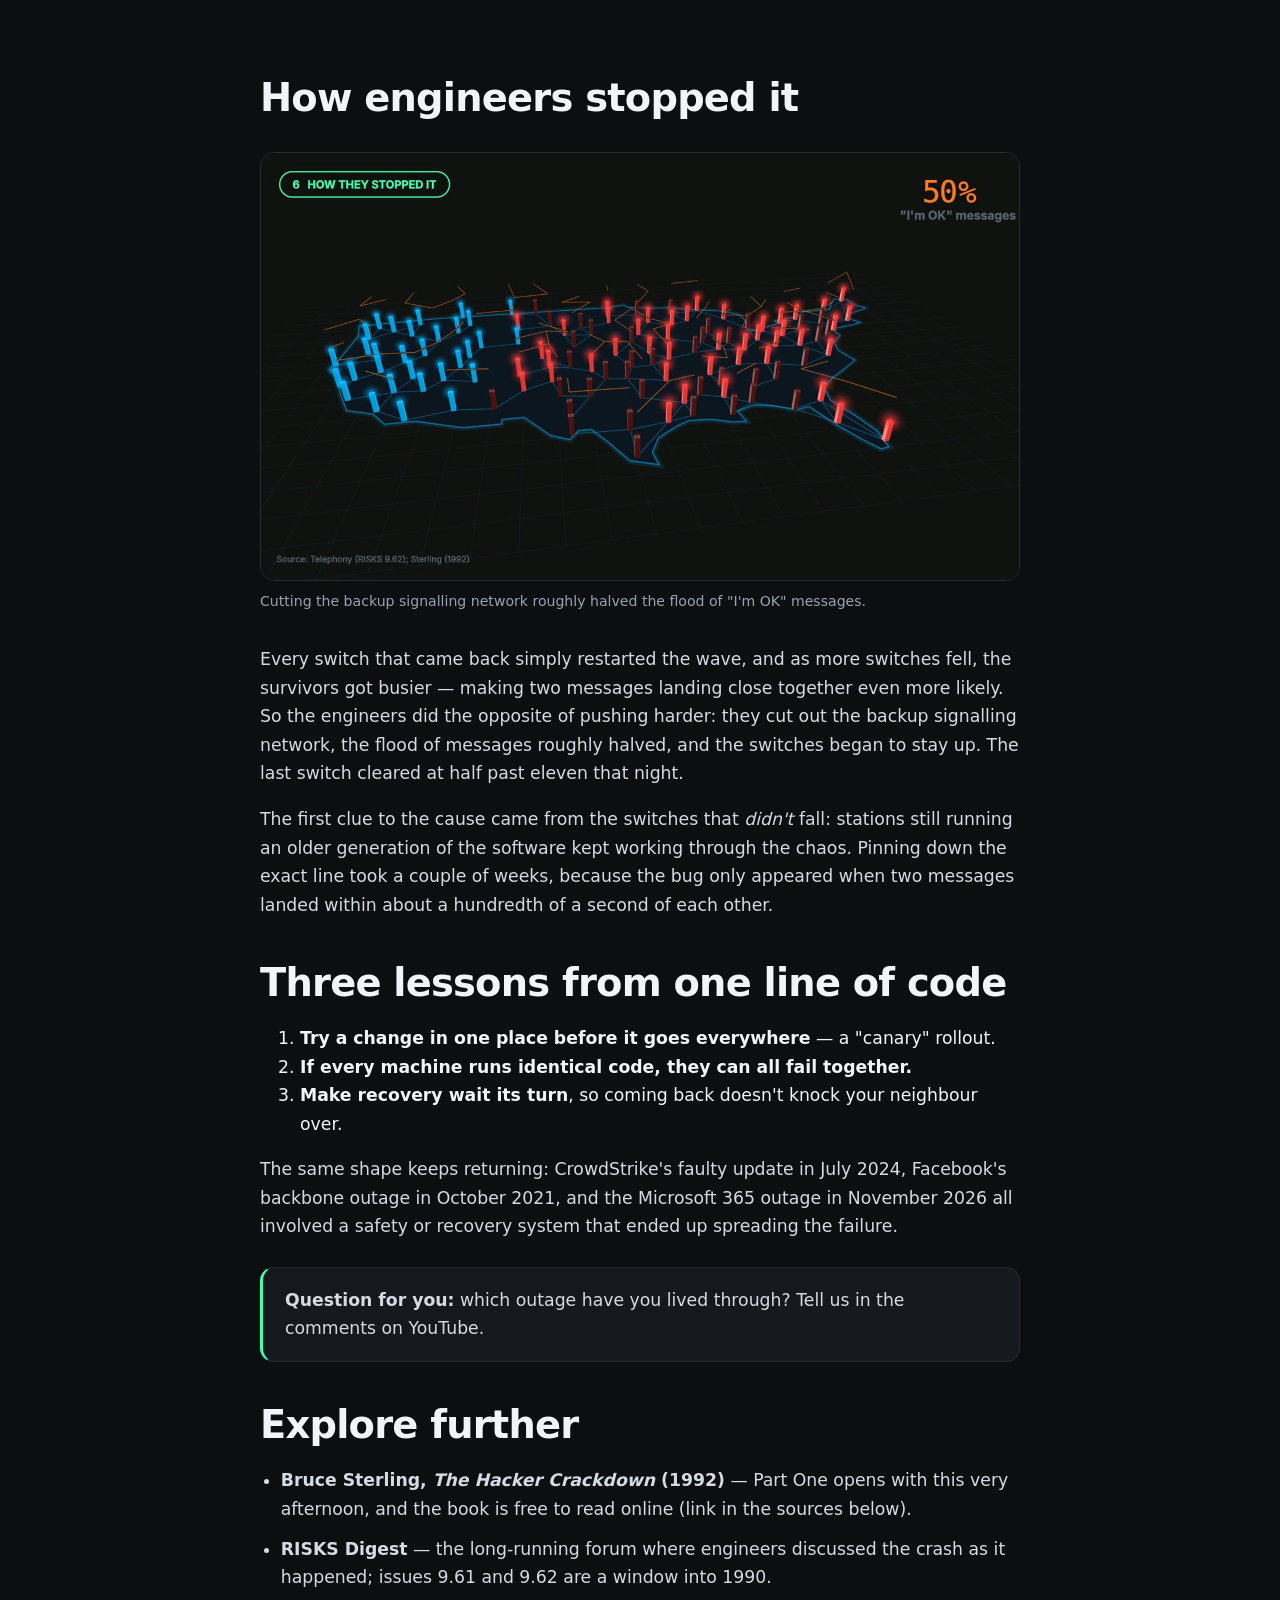
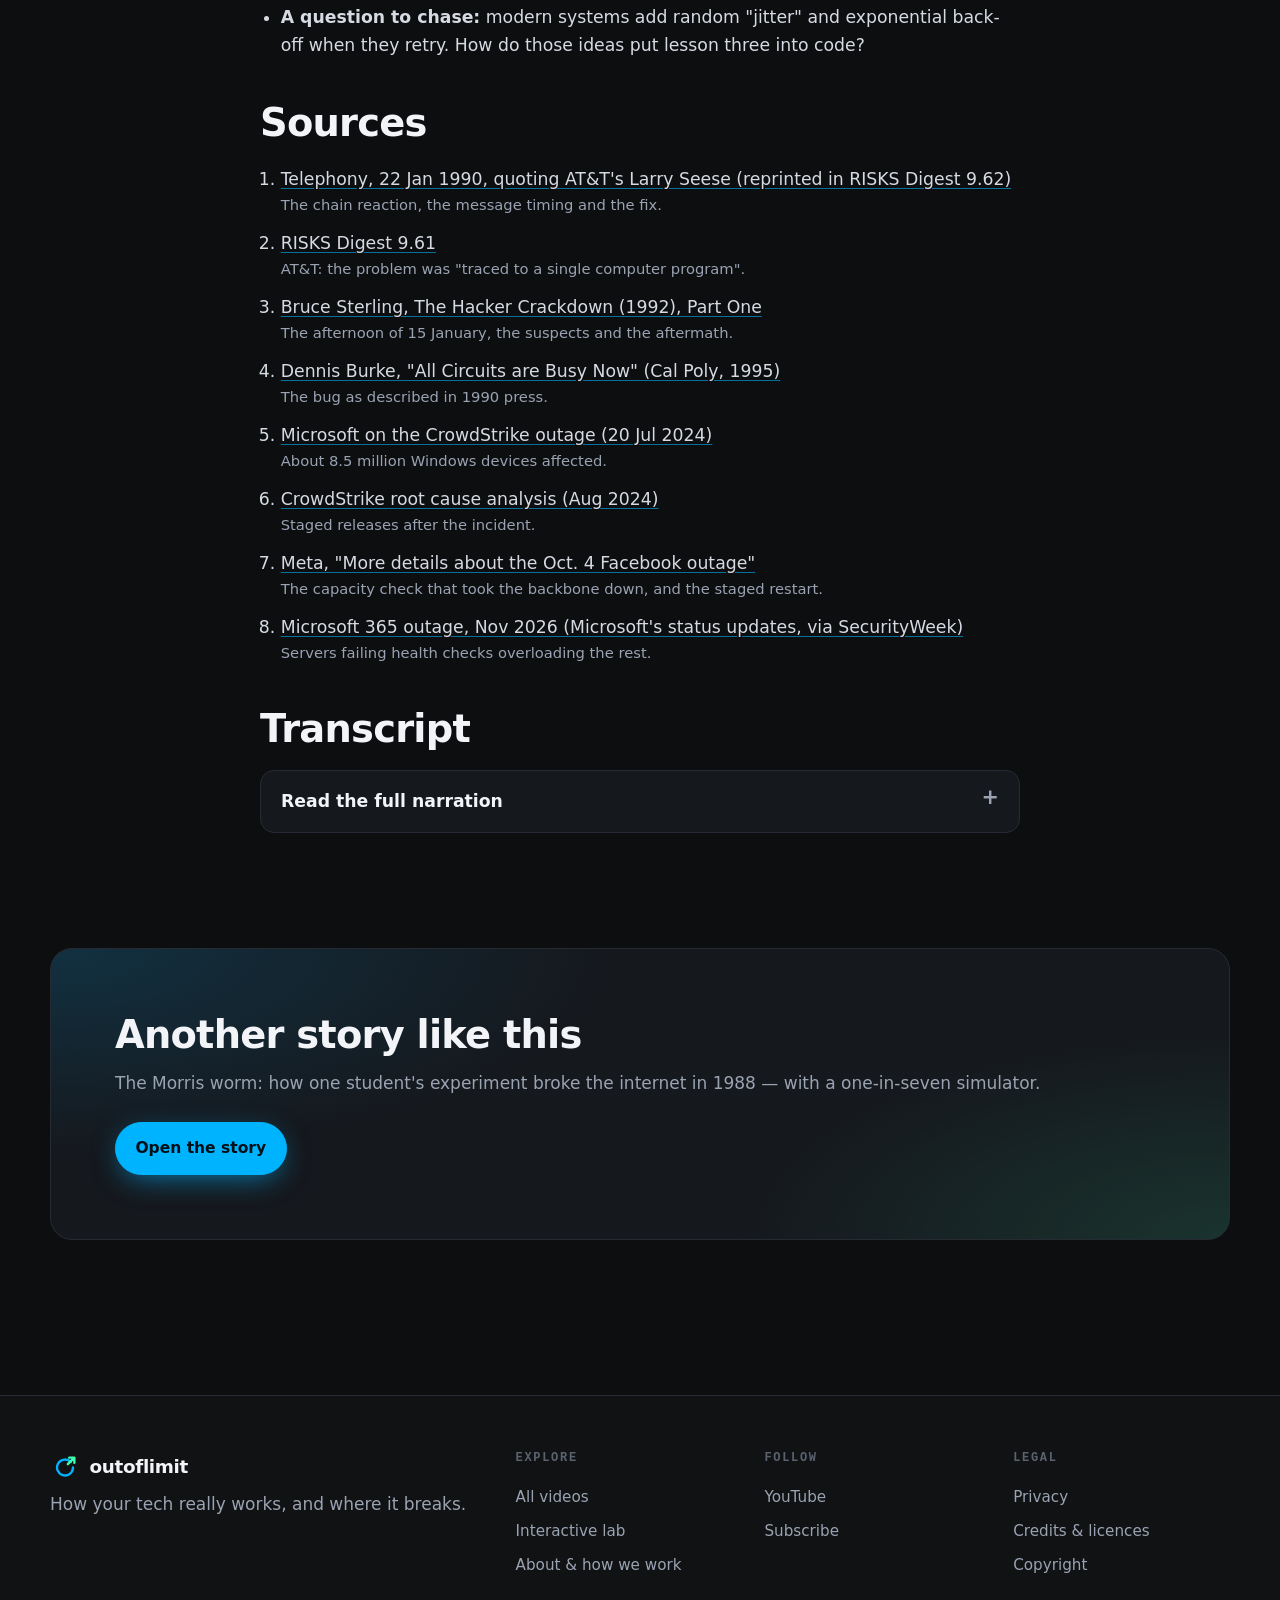
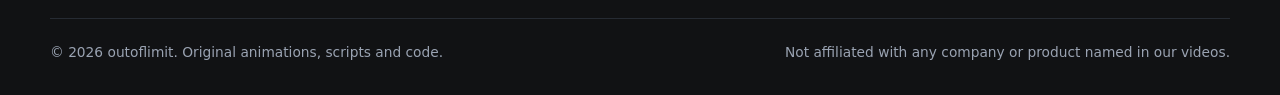
<file: videos/att-1990-crash/index.html>
<!doctype html>
<html lang="en">
  <head>
    <meta charset="UTF-8" />
    <meta name="viewport" content="width=device-width, initial-scale=1.0" />
    <title>The 1990 AT&amp;T crash: how one line of code silenced America's phones — outoflimit</title>
    <meta name="description" content="How one misplaced line of C code knocked out AT&amp;T's long-distance network for nine hours in January 1990, how engineers stopped it, and why the same pattern still takes systems down. Video, interactive cascade simulator, sources and full transcript." />
    <link rel="canonical" href="https://www.outoflimit.com/videos/att-1990-crash/" />
    <link rel="icon" type="image/svg+xml" href="/favicon.svg" />
    <meta name="theme-color" content="#0d0e10" />
    <meta property="og:type" content="video.other" />
    <meta property="og:site_name" content="outoflimit" />
    <meta property="og:title" content="The 1990 AT&amp;T Crash: How One Line of Code Silenced America's Phones" />
    <meta property="og:description" content="Video, interactive cascade simulator, sources and full transcript." />
    <meta property="og:url" content="https://www.outoflimit.com/videos/att-1990-crash/" />
    <meta property="og:image" content="https://www.outoflimit.com/img/att-1990-crash.jpg" />
    <meta name="twitter:card" content="summary_large_image" />
    <script type="application/ld+json">
      {
        "@context": "https://schema.org",
        "@type": "VideoObject",
        "name": "The 1990 AT&T Crash: How One Line of Code Silenced America's Phones",
        "description": "How one misplaced line of code knocked out AT&T's long-distance network for nine hours in January 1990, how engineers stopped it, and why the same pattern still happens today.",
        "thumbnailUrl": ["https://www.outoflimit.com/img/att-1990-crash.jpg"],
        "uploadDate": "2026-11-24T02:00:00+05:30",
        "duration": "PT8M51S",
        "embedUrl": "https://www.youtube.com/embed/R91LGcZagQM",
        "contentUrl": "https://www.youtube.com/watch?v=R91LGcZagQM",
        "publisher": {"@type": "Organization", "name": "outoflimit", "url": "https://www.outoflimit.com/"}
      }
    </script>
    <script type="module" crossorigin src="/assets/att-CWJMASY_.js"></script>
    <link rel="modulepreload" crossorigin href="/assets/main-DYMHWyrZ.js">
    <link rel="stylesheet" crossorigin href="/assets/main-B4R50dQf.css">
  </head>
  <body data-section="videos">
    <a class="skip" href="#main">Skip to content</a>
<header class="site-header">
  <div class="wrap header-row">
    <a class="brand" href="/" aria-label="outoflimit home">
      <svg class="brand-mark" viewBox="0 0 64 64" aria-hidden="true">
        <path d="M44.5 21.5A17 17 0 1 0 49 33" fill="none" stroke="currentColor" stroke-width="5" stroke-linecap="round"/>
        <path d="M38 26 52 12M41 12h11v11" fill="none" stroke="var(--mint)" stroke-width="5" stroke-linecap="round" stroke-linejoin="round"/>
      </svg>
      <span>outoflimit</span>
    </a>
    <button class="nav-toggle" aria-expanded="false" aria-controls="site-nav" aria-label="Menu">
      <span></span><span></span>
    </button>
    <nav id="site-nav" class="site-nav" aria-label="Main">
      <a href="/videos/" data-nav="videos">Videos</a>
      <a href="/videos/morris-worm/#lab" data-nav="lab">Lab</a>
      <a href="/about/" data-nav="about">About</a>
      <a class="btn btn-sm btn-primary" href="https://www.youtube.com/@outoflimit-w5o?sub_confirmation=1" rel="noopener" target="_blank">Subscribe</a>
    </nav>
  </div>
</header>

    <main id="main">
      <div class="wrap">
        <header class="article-head" style="max-width:900px">
          <nav class="crumbs" aria-label="Breadcrumb"><a href="/videos/">Videos</a> / Breaks</nav>
          <h1 style="font-size:clamp(2rem,4.4vw,3.3rem)">The 1990 AT&amp;T Crash: How One Line of Code Silenced America's Phones</h1>
          <div class="meta">
            <span class="chip"><span class="dot"></span><span data-release="2026-11-23T20:30:00Z" data-before="Premieres Tue 24 Nov · 2:00 AM IST" data-after="24 Nov 2026">24 Nov 2026</span></span>
            <span class="chip">8 min 51 s</span>
            <span class="chip">Breaks</span>
          </div>
        </header>

        <div class="player" data-yt="R91LGcZagQM" data-yt-release="2026-11-23T20:30:00Z"
             data-soon-text="Premieres Tue 24 Nov · 2:00 AM IST — tap to subscribe and get notified"
             data-title="The 1990 AT&amp;T Crash: How One Line of Code Silenced America's Phones">
          <img src="/img/att-1990-crash.jpg" width="1280" height="720" alt="Video thumbnail: One line." />
          <button class="play" type="button" aria-label="Play the video">
            <span class="play-inner">
              <span class="play-icon"><svg viewBox="0 0 24 24" fill="currentColor" aria-hidden="true"><path d="M7 4.5v15l13-7.5z"/></svg></span>
              <span class="note">Loads YouTube's player when you press play</span>
            </span>
          </button>
        </div>
      </div>

      <div class="narrow prose" style="padding-top:48px">
        <p class="lead" style="font-size:1.2rem;color:var(--text)">On Monday, 15 January 1990, America's biggest long-distance phone network began knocking itself out, one switch at a time. For about nine hours, roughly half of the long-distance calls people tried to make simply failed. There was no fire, no storm and no attack: the network's own safety system spread the damage, triggered by one misplaced line of code.</p>

        <h2 id="chapters">Chapters</h2>
        <ol class="toc" data-release="2026-11-23T20:30:00Z" data-soon-text="Chapter links open on YouTube from Tue 24 Nov, 2:00 AM IST, when the video goes live.">
          <li><a href="https://www.youtube.com/watch?v=R91LGcZagQM&amp;t=0s" target="_blank" rel="noopener"><time>0:00</time>One line of code, nine hours of failed calls</a></li>
          <li><a href="https://www.youtube.com/watch?v=R91LGcZagQM&amp;t=39s" target="_blank" rel="noopener"><time>0:39</time>A network built never to fail</a></li>
          <li><a href="https://www.youtube.com/watch?v=R91LGcZagQM&amp;t=86s" target="_blank" rel="noopener"><time>1:26</time>The update nobody noticed</a></li>
          <li><a href="https://www.youtube.com/watch?v=R91LGcZagQM&amp;t=115s" target="_blank" rel="noopener"><time>1:55</time>The wave: 2:25 PM, 15 January 1990</a></li>
          <li><a href="https://www.youtube.com/watch?v=R91LGcZagQM&amp;t=189s" target="_blank" rel="noopener"><time>3:09</time>The bug: one misplaced break</a></li>
          <li><a href="https://www.youtube.com/watch?v=R91LGcZagQM&amp;t=262s" target="_blank" rel="noopener"><time>4:22</time>The first suspects</a></li>
          <li><a href="https://www.youtube.com/watch?v=R91LGcZagQM&amp;t=297s" target="_blank" rel="noopener"><time>4:57</time>How engineers stopped it</a></li>
          <li><a href="https://www.youtube.com/watch?v=R91LGcZagQM&amp;t=351s" target="_blank" rel="noopener"><time>5:51</time>The bug hunt</a></li>
          <li><a href="https://www.youtube.com/watch?v=R91LGcZagQM&amp;t=433s" target="_blank" rel="noopener"><time>7:13</time>It still happens: CrowdStrike, Facebook, Microsoft</a></li>
          <li><a href="https://www.youtube.com/watch?v=R91LGcZagQM&amp;t=492s" target="_blank" rel="noopener"><time>8:12</time>Three lessons from one line of code</a></li>
        </ol>

        <h2>The story in 60 seconds</h2>
        <p>AT&amp;T's long-distance backbone was 114 computer switches, called 4ESS, that watched each other's health. If one went quiet, its neighbours routed calls around it. In December 1989, new software went into all 114 switches at once.</p>
        <figure class="figure">
          <img src="/img/att-wave.jpg" width="1280" height="720" alt="Animated map of the United States with switches turning red from east to west" loading="lazy" />
          <figcaption>The wave from the video: within about ten minutes, switches across the country were resetting.</figcaption>
        </figure>
        <p>At about 2:25 PM on 15 January, a switch in New York City reset itself, as designed. When it came back, it sent its neighbours a quick burst of messages. A neighbour running the new code got a second message before it had finished with the first — and that is where the bug lived. It scrambled its own records, reset, came back, and sent its <em>own</em> burst. As AT&amp;T's Larry Seese put it a week later: "It was a chain reaction."</p>
        <figure class="figure">
          <img src="/img/att-break.jpg" width="1280" height="720" alt="Simplified C code with a highlighted break statement" loading="lazy" />
          <figcaption>The bug, simplified as it was described in 1990: the programmer meant "skip this step", but in C, <code>break</code> leaves the whole block.</figcaption>
        </figure>
        <p>The cruel part: the bug only fired when two messages arrived close together — exactly what a recovering switch sends. The recovery itself was the trigger.</p>
      </div>

      <section id="lab" style="padding-top:56px">
        <div class="wrap">
          <div class="section-head" style="max-width:760px">
            <span class="eyebrow">Interactive lab</span>
            <h2>Try it: start the "I'm back" cascade</h2>
            <p>Reset one switch and watch what its recovery messages do to the rest. Then change the software mix or make recovery "wait its turn", and run it again.</p>
          </div>
          <div class="lab" data-lab="cascade">
            <div class="lab-top">
              <span class="lab-title">Simulator · 50 switches</span>
              <div class="lab-actions">
                <button class="btn btn-sm btn-primary" data-action="start" type="button">Start</button>
                <button class="btn btn-sm" data-action="reset" type="button">Reset</button>
              </div>
            </div>
            <div class="lab-stage"><canvas aria-label="Simulation of telephone switches resetting in a chain reaction" role="img"></canvas></div>
            <div class="lab-controls">
              <div>
                <span class="lab-label">Software on the switches</span>
                <div class="seg" role="group" aria-label="Software">
                  <button type="button" data-software="new" aria-pressed="true">All on the 1990 update</button>
                  <button type="button" data-software="mixed" aria-pressed="false">¼ on older software</button>
                  <button type="button" data-software="old" aria-pressed="false">All on older software</button>
                </div>
                <span class="lab-label" style="margin-top:14px">How a recovering switch announces itself</span>
                <div class="seg" role="group" aria-label="Recovery">
                  <button type="button" data-recovery="burst" aria-pressed="true">Quick burst (1990)</button>
                  <button type="button" data-recovery="paced" aria-pressed="false">Wait its turn</button>
                </div>
                <p class="muted" data-caption style="margin:12px 0 0;font-size:0.95rem"></p>
              </div>
              <div>
                <span class="lab-label">Live counts</span>
                <div class="stats">
                  <div class="stat"><b data-stat="down">0/50</b><span>switches resetting</span></div>
                  <div class="stat"><b data-stat="resets">0</b><span>resets so far</span></div>
                  <div class="stat"><b data-stat="calls">0%</b><span>calls failing now</span></div>
                </div>
              </div>
            </div>
          </div>
          <p class="muted" style="font-size:0.88rem;margin-top:12px;max-width:760px">A simplified teaching model: the network, timings and probabilities are illustrative. The real network had 114 switches, resets took four to six seconds, and the wave crossed the country in about ten minutes.</p>
        </div>
      </section>

      <div class="narrow prose">
        <h2>How engineers stopped it</h2>
        <figure class="figure">
          <img src="/img/att-closing-ramps.jpg" width="1280" height="720" alt="Map with the backup signalling links cut and the message count halved" loading="lazy" />
          <figcaption>Cutting the backup signalling network roughly halved the flood of "I'm OK" messages.</figcaption>
        </figure>
        <p>Every switch that came back simply restarted the wave, and as more switches fell, the survivors got busier — making two messages landing close together even more likely. So the engineers did the opposite of pushing harder: they cut out the backup signalling network, the flood of messages roughly halved, and the switches began to stay up. The last switch cleared at half past eleven that night.</p>
        <p>The first clue to the cause came from the switches that <em>didn't</em> fall: stations still running an older generation of the software kept working through the chaos. Pinning down the exact line took a couple of weeks, because the bug only appeared when two messages landed within about a hundredth of a second of each other.</p>

        <h2>Three lessons from one line of code</h2>
        <ol>
          <li><strong>Try a change in one place before it goes everywhere</strong> — a "canary" rollout.</li>
          <li><strong>If every machine runs identical code, they can all fail together.</strong></li>
          <li><strong>Make recovery wait its turn</strong>, so coming back doesn't knock your neighbour over.</li>
        </ol>
        <p>The same shape keeps returning: CrowdStrike's faulty update in July 2024, Facebook's backbone outage in October 2021, and the Microsoft 365 outage in November 2026 all involved a safety or recovery system that ended up spreading the failure.</p>

        <div class="callout">
          <p><strong>Question for you:</strong> which outage have you lived through? Tell us in the comments on YouTube.</p>
        </div>

        <h2 id="explore">Explore further</h2>
        <ul class="sources">
          <li><strong>Bruce Sterling, <em>The Hacker Crackdown</em> (1992)</strong> — Part One opens with this very afternoon, and the book is free to read online (link in the sources below).</li>
          <li><strong>RISKS Digest</strong> — the long-running forum where engineers discussed the crash as it happened; issues 9.61 and 9.62 are a window into 1990.</li>
          <li><strong>A question to chase:</strong> modern systems add random "jitter" and exponential back-off when they retry. How do those ideas put lesson three into code?</li>
        </ul>

        <h2 id="sources">Sources</h2>
        <ol class="sources">
          <li><a href="https://catless.ncl.ac.uk/Risks/9.62.html" rel="noopener" target="_blank">Telephony, 22 Jan 1990, quoting AT&amp;T's Larry Seese (reprinted in RISKS Digest 9.62)</a><span class="why">The chain reaction, the message timing and the fix.</span></li>
          <li><a href="https://catless.ncl.ac.uk/Risks/9.61.html" rel="noopener" target="_blank">RISKS Digest 9.61</a><span class="why">AT&amp;T: the problem was "traced to a single computer program".</span></li>
          <li><a href="https://web.mit.edu/hacker/part1.html" rel="noopener" target="_blank">Bruce Sterling, The Hacker Crackdown (1992), Part One</a><span class="why">The afternoon of 15 January, the suspects and the aftermath.</span></li>
          <li><a href="https://users.csc.calpoly.edu/~jdalbey/SWE/Papers/att_collapse" rel="noopener" target="_blank">Dennis Burke, "All Circuits are Busy Now" (Cal Poly, 1995)</a><span class="why">The bug as described in 1990 press.</span></li>
          <li><a href="https://blogs.microsoft.com/blog/2024/07/20/helping-our-customers-through-the-crowdstrike-outage/" rel="noopener" target="_blank">Microsoft on the CrowdStrike outage (20 Jul 2024)</a><span class="why">About 8.5 million Windows devices affected.</span></li>
          <li><a href="https://crowdstrike.com/wp-content/uploads/2024/08/Executive-Summary_Root-Cause-Analysis_Channel-File-291.pdf" rel="noopener" target="_blank">CrowdStrike root cause analysis (Aug 2024)</a><span class="why">Staged releases after the incident.</span></li>
          <li><a href="https://engineering.fb.com/2021/10/05/networking-traffic/outage/" rel="noopener" target="_blank">Meta, "More details about the Oct. 4 Facebook outage"</a><span class="why">The capacity check that took the backbone down, and the staged restart.</span></li>
          <li><a href="https://www.securityweek.com/microsoft-365-outage-disrupts-outlook-exchange-online-and-teams/" rel="noopener" target="_blank">Microsoft 365 outage, Nov 2026 (Microsoft's status updates, via SecurityWeek)</a><span class="why">Servers failing health checks overloading the rest.</span></li>
        </ol>

        <h2 id="transcript">Transcript</h2>
        <details class="transcript">
          <summary>Read the full narration</summary>
          <div class="inner">
            <h3>One line of code, nine hours of failed calls</h3>
            <p>This is the 1990 AT&amp;T crash, and it was started by one line of code. On a Monday afternoon in January, America's biggest long-distance phone network began knocking itself out, one switch at a time. For about nine hours, roughly half of the long-distance calls people tried to make simply failed. There was no fire, no storm and no attack. The network had been built so that no single failure could take it down, and its own safety system is what spread the damage. In the next ten minutes: how one tiny mistake did this, how engineers stopped it, and why the same pattern still takes down the systems you use today.</p>
            <h3>A network built never to fail</h3>
            <p>In 1990, a call across the country ran through AT&amp;T's long-distance network. Its backbone was 114 giant computer switches, called 4ESS, spread across the United States. Each one could connect up to seven hundred thousand calls an hour. Alongside the calls ran a second, hidden network that the switches used to talk to each other about those calls. And the switches kept an eye on each other's health. If one got overloaded or went quiet, its neighbours noticed and quietly sent calls another way. Think of hikers on a mountain trail, calling "I'm OK" down the line: if one goes silent, the group simply routes around them. It was designed so that no one switch could ever bring the whole system down. And on most days, it worked perfectly.</p>
            <h3>The update nobody noticed</h3>
            <p>In December 1989, AT&amp;T engineers loaded new software into the switches. It was meant to make them handle certain messages faster. It had been through testing, and it went into all 114 switches. Imagine every referee in a league getting the same new rulebook on the same day: if there's a typo in it, it's in every match at once. Through the busy Christmas season, nothing went wrong. The mistake just sat there, waiting for one very specific moment.</p>
            <h3>The wave: 2:25 PM, 15 January 1990</h3>
            <p>That moment came at about 2:25 PM on Monday, 15 January 1990, which was Martin Luther King Day. A switch in New York City hit a problem with some of its equipment, and did exactly what it was designed to do: it reset itself. A reset like that takes about four to six seconds. While it was down, it told its neighbours: don't send me any calls. Then it came back, and started sending out its messages again, in a quick burst.</p>
            <p>In another city, a neighbouring switch got the first message and began updating its notes: New York is back. Then a second message arrived, just a few thousandths of a second later, before it had finished with the first. That's where the bug lived: the second message scrambled the switch's own records, so it shut itself down and reset. A few seconds later it came back, and sent its own burst of messages to its neighbours. As AT&amp;T's Larry Seese put it a week later: "It was a chain reaction." It was a stadium wave nobody could stop: each section stands up only because the one beside it just did. Within about ten minutes, the wave had crossed the country. In Seese's words, "The event just repeated itself in every switch, over and over again."</p>
            <h3>The bug: one misplaced break</h3>
            <p>So what was the mistake? It was in code written in C. Here's a simplified version of it, as it was described in 1990. When a message arrives, the switch asks: was the sender out of service? If it was, and the switch isn't busy, it marks the sender as back in service. But if the switch is busy, the code says one word: break. The programmer meant: skip this step, and carry on with the message. But in C, that break means: leave this whole block of code, right now. So the program skipped the line that set everything up, and started writing over data it still needed. It's like a sat-nav telling you to exit one junction too early: every instruction after that is right, but you're on the wrong road.</p>
            <p>The switch's own safety checks spotted the damage and did the sensible thing: shut down and start again. As AT&amp;T described it, the switch was effectively saying: "My CCS7 processor is insane." And here's the cruel part: the bug only fired when two messages arrived close together, which is exactly what a recovering switch sends. Seese again: "If the messages had been received farther apart, it would not have triggered the problem." The recovery itself was the trigger.</p>
            <h3>The first suspects</h3>
            <p>Now picture being in charge that afternoon. The nation's long-distance network is failing on a public holiday, and nobody yet knows why. Some in law enforcement and telephone security suspected hackers. Rumours of hidden viruses and logic bombs in the switches spread fast. It's like coming home to a flooded house and assuming a burglar, when it was a pipe you fitted yourself last month. Soon after, AT&amp;T said the problem was traced to a single computer program: its own. Still, that cloud of suspicion hung over the hacker raids that followed later that year.</p>
            <h3>How engineers stopped it</h3>
            <p>In AT&amp;T's network operations centre in New Jersey, a wall of screens was lit up red. Bell Labs engineers in New Jersey, Illinois and Ohio tried every standard remedy they had, and none of them worked. Every switch that came back simply started the wave all over again. And it was feeding itself: as more switches fell, the survivors got busier, which made two messages landing close together even more likely. So the engineers did the opposite of pushing harder: they cut out the backup signalling network entirely, and the flood of "I'm OK" messages roughly halved. Fewer messages meant fewer pairs arriving too close together, and the switches began to stay up. It's like a jammed motorway where you close the on-ramps: the cars already on the road clear, then you let the rest in slowly. At half past eleven that night, the last switch cleared. Tens of millions of calls had failed.</p>
            <h3>The bug hunt</h3>
            <p>But stopping the wave isn't the same as knowing what started it. Nobody that night could see the bug we just watched in slow motion. The first clue came from the switches that didn't fall. Some stations still ran an older generation of the software, and they kept working right through the chaos. Same calls, same day, same storm of messages: the difference was the new code. It's like a power cut where only the houses with the new wiring lose their lights: you know where to look.</p>
            <p>Within nine hours, AT&amp;T's engineers more or less understood what had happened. By the next day, they were pulling the new software out of the switches and putting back an earlier version. But "more or less" isn't good enough when a whole country's phones are at stake. They had to make the crash happen again, on purpose, and catch the exact line in the act. That's hard, because this bug only appeared when two messages landed within about a hundredth of a second of each other. Replicating it exactly, and poring over the software line by line, took them a couple of weeks. Bugs that only show up with perfect timing are still some of the hardest that engineers ever hunt. Meanwhile, AT&amp;T's boss, Bob Allen, ran an apology in newspapers across the country: "We didn't live up to our own standards of quality, and we didn't live up to yours." And as a peace offering, AT&amp;T gave customers a discount on Valentine's Day.</p>
            <h3>It still happens: CrowdStrike, Facebook, Microsoft</h3>
            <p>36 years later, the code is different, but the pattern keeps coming back. July 2024: one faulty security update from CrowdStrike crashed about 8.5 million Windows computers, many of them running critical services. CrowdStrike now releases updates like that in stages. October 2021: a command meant only to check Facebook's network capacity took its whole backbone offline. And when engineers got it back, they brought traffic back in stages, because switching everything on at once could cause a new round of crashes. And this month, Microsoft 365 went down: servers that failed automated health checks dropped out, and their traffic overloaded the rest. Different bugs, same shape: a safety system built to route around failure ended up spreading it. That's why careful engineers use a canary: like miners who carried a bird into the mine, they send a change to one small group first and watch it before anyone else gets it.</p>
            <h3>Three lessons from one line of code</h3>
            <p>So, three lessons from one line of code. One: try a change in one place before it goes everywhere. Two: if every machine runs identical code, they can all fail together. Three: make recovery wait its turn, so coming back doesn't knock your neighbour over. Somewhere in the systems you rely on today, there's a line of code that just hasn't met its moment yet. Which outage have you lived through? Tell me in the comments.</p>
          </div>
        </details>
      </div>

      <section>
        <div class="wrap">
          <div class="cta-band">
            <div>
              <h2>Another story like this</h2>
              <p>The Morris worm: how one student's experiment broke the internet in 1988 — with a one-in-seven simulator.</p>
            </div>
            <a class="btn btn-primary" href="/videos/morris-worm/">Open the story</a>
          </div>
        </div>
      </section>
    </main>
    <footer class="site-footer">
  <div class="wrap footer-grid">
    <div>
      <a class="brand" href="/">
        <svg class="brand-mark" viewBox="0 0 64 64" aria-hidden="true">
          <path d="M44.5 21.5A17 17 0 1 0 49 33" fill="none" stroke="currentColor" stroke-width="5" stroke-linecap="round"/>
          <path d="M38 26 52 12M41 12h11v11" fill="none" stroke="var(--mint)" stroke-width="5" stroke-linecap="round" stroke-linejoin="round"/>
        </svg>
        <span>outoflimit</span>
      </a>
      <p class="muted">How your tech really works, and where it breaks.</p>
    </div>
    <nav aria-label="Explore">
      <h2 class="footer-h">Explore</h2>
      <a href="/videos/">All videos</a>
      <a href="/videos/morris-worm/#lab">Interactive lab</a>
      <a href="/about/">About &amp; how we work</a>
    </nav>
    <nav aria-label="Follow">
      <h2 class="footer-h">Follow</h2>
      <a href="https://www.youtube.com/@outoflimit-w5o" rel="noopener" target="_blank">YouTube</a>
      <a href="https://www.youtube.com/@outoflimit-w5o?sub_confirmation=1" rel="noopener" target="_blank">Subscribe</a>
    </nav>
    <nav aria-label="Legal">
      <h2 class="footer-h">Legal</h2>
      <a href="/legal/#privacy">Privacy</a>
      <a href="/legal/#credits">Credits &amp; licences</a>
      <a href="/legal/#copyright">Copyright</a>
    </nav>
  </div>
  <div class="wrap footer-base">
    <span>© <span data-year>2026</span> outoflimit. Original animations, scripts and code.</span>
    <span class="muted">Not affiliated with any company or product named in our videos.</span>
  </div>
</footer>

  </body>
</html>
</file>
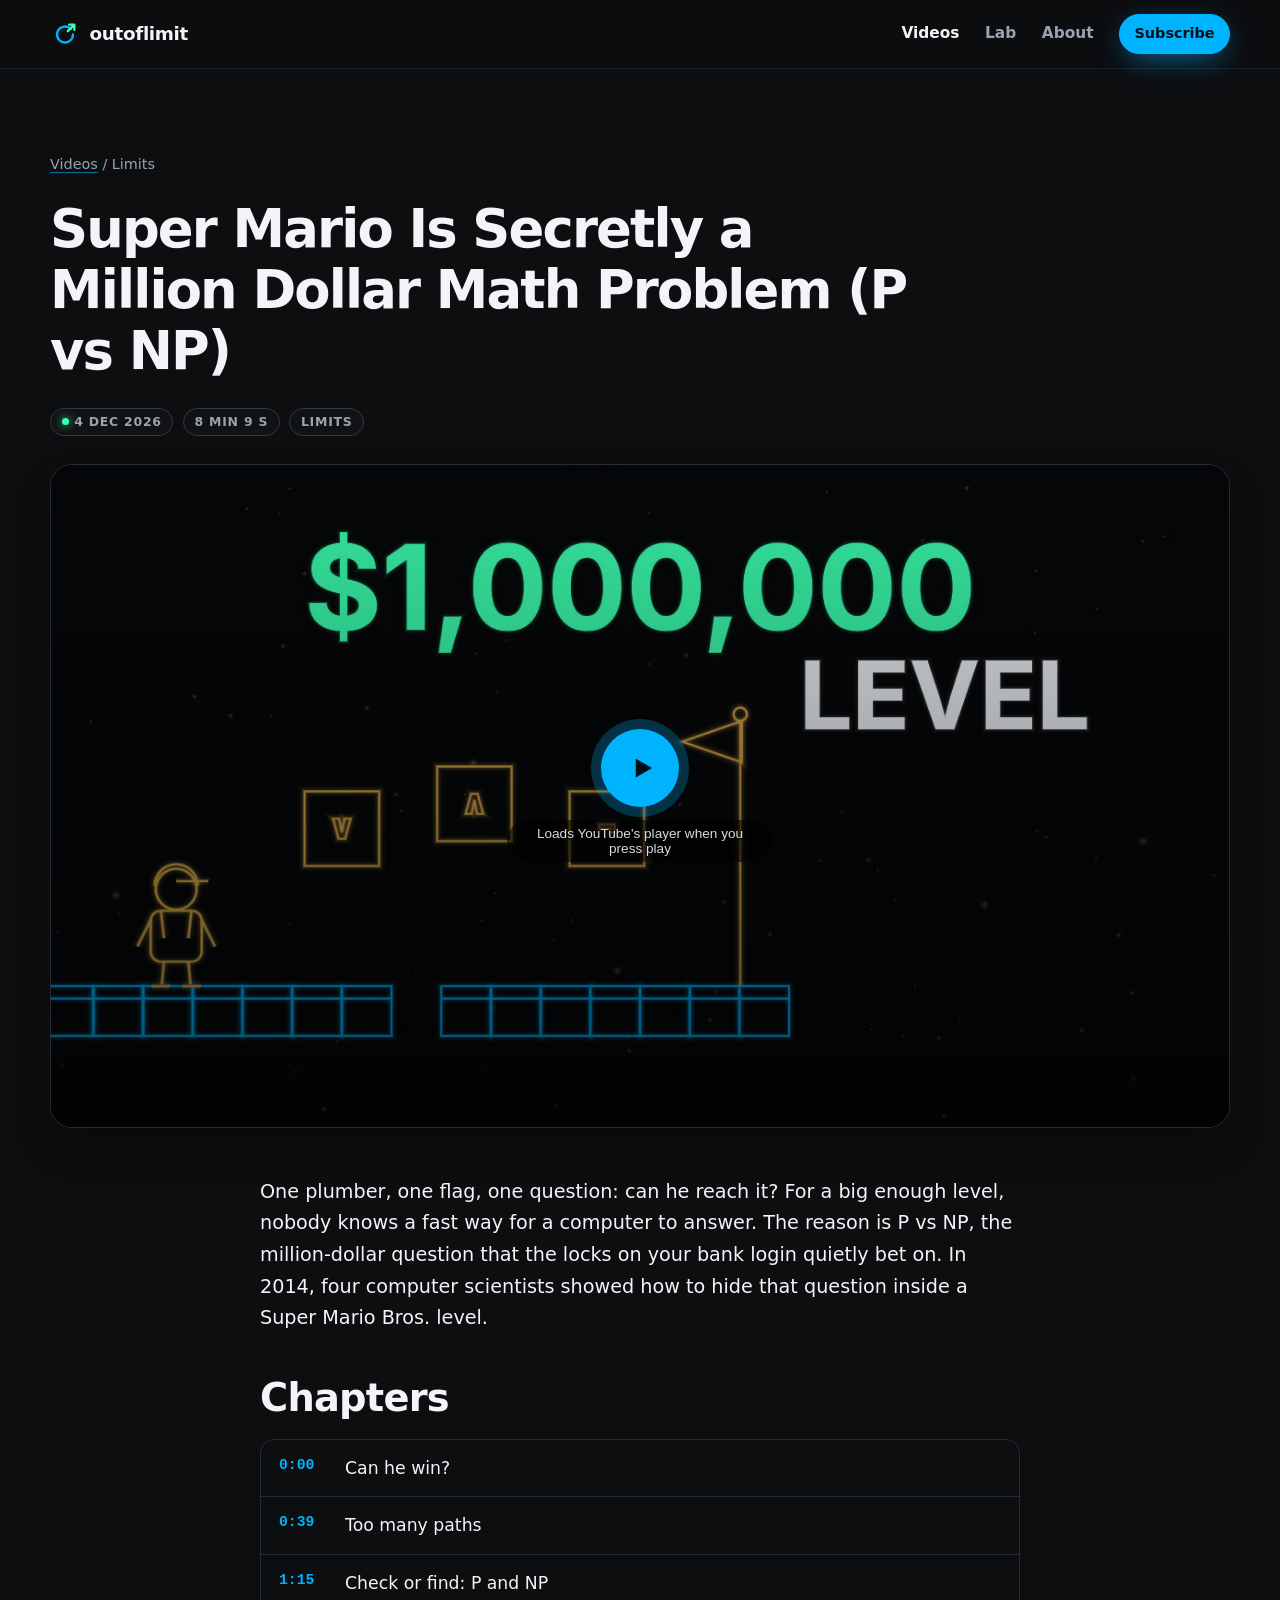
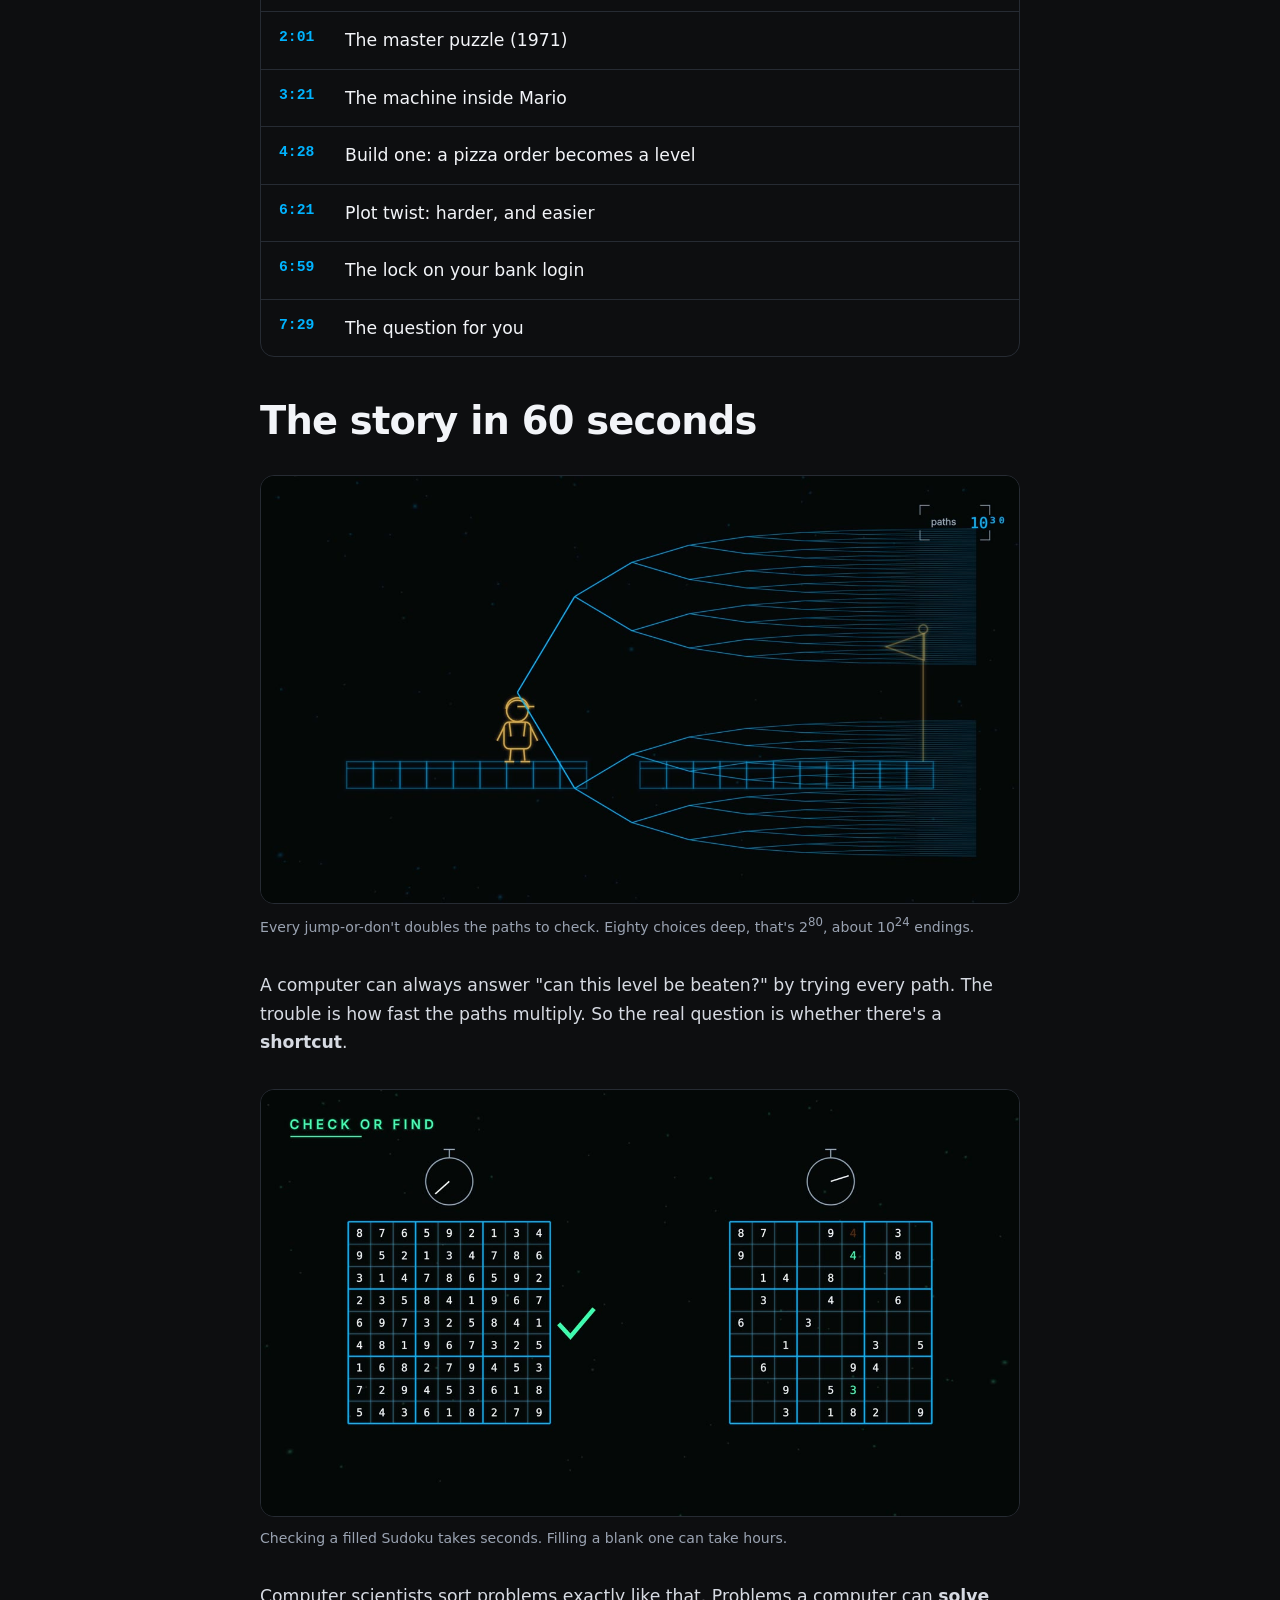
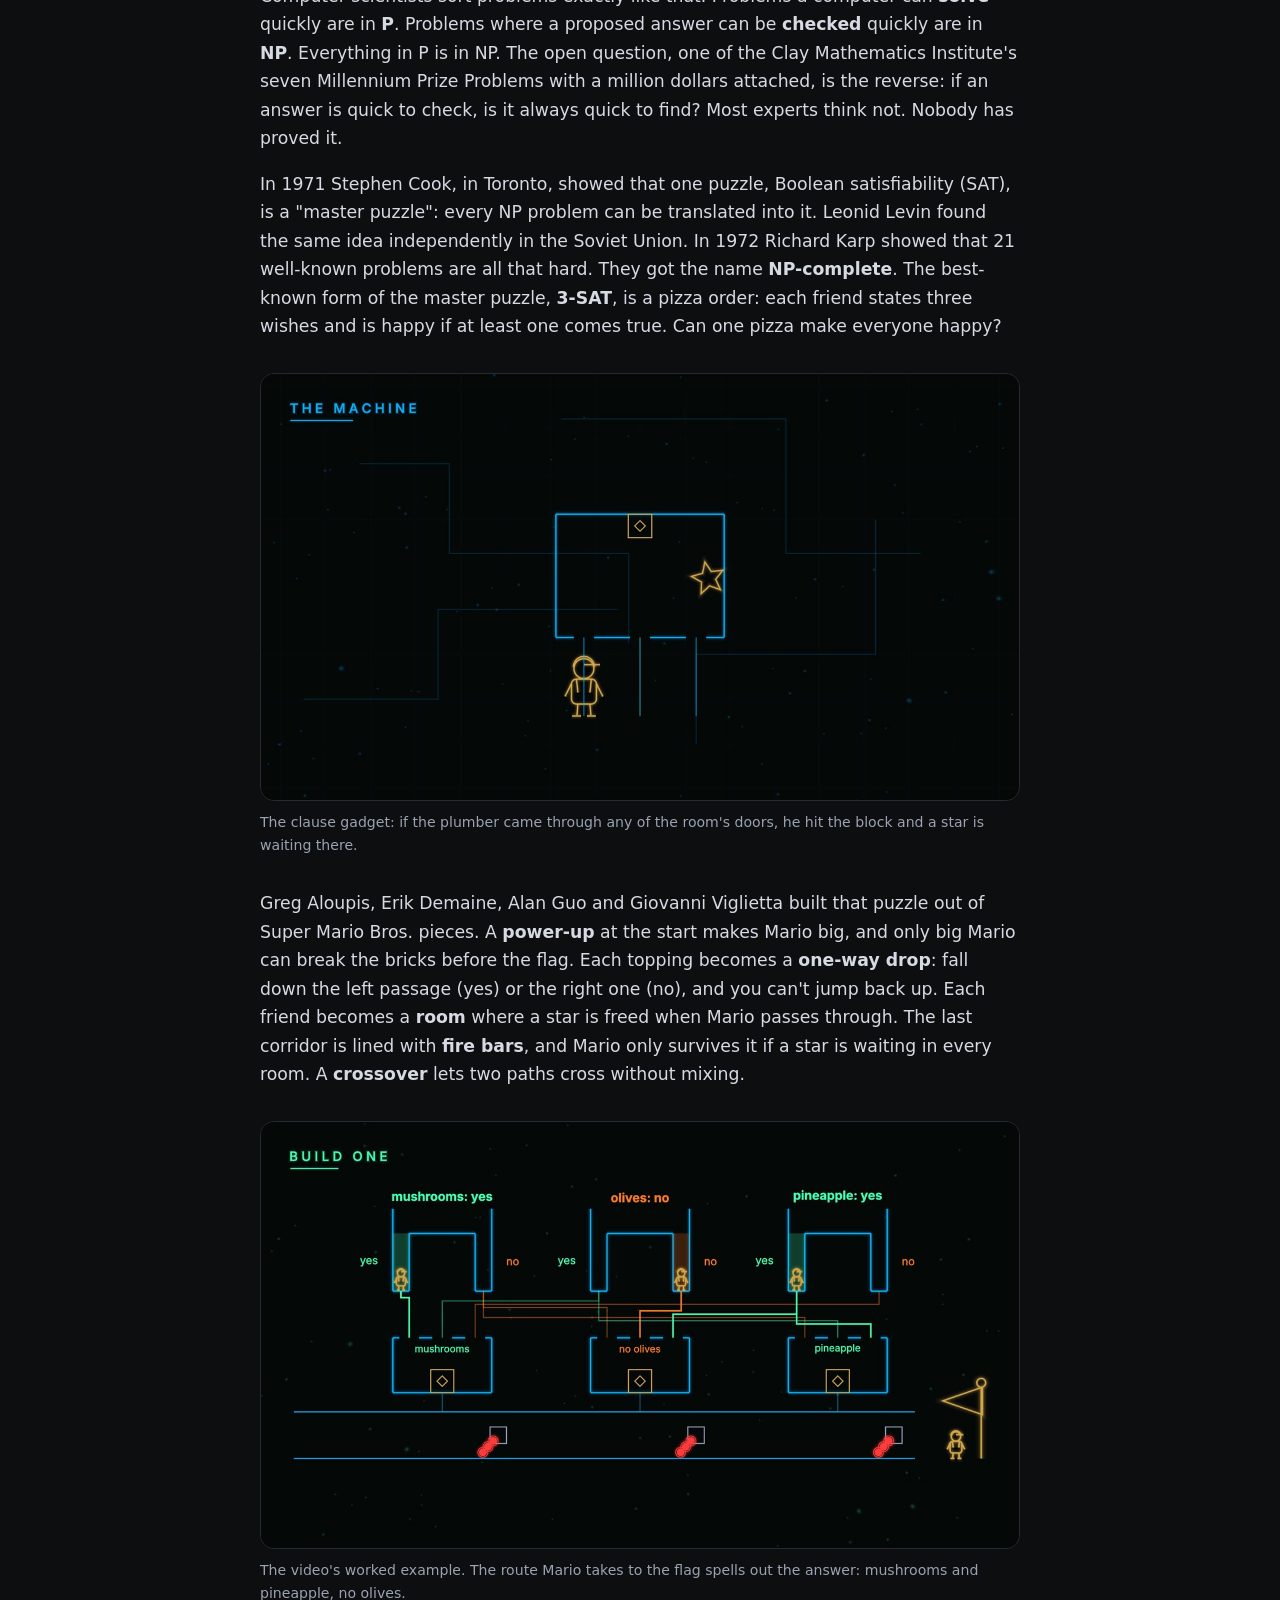
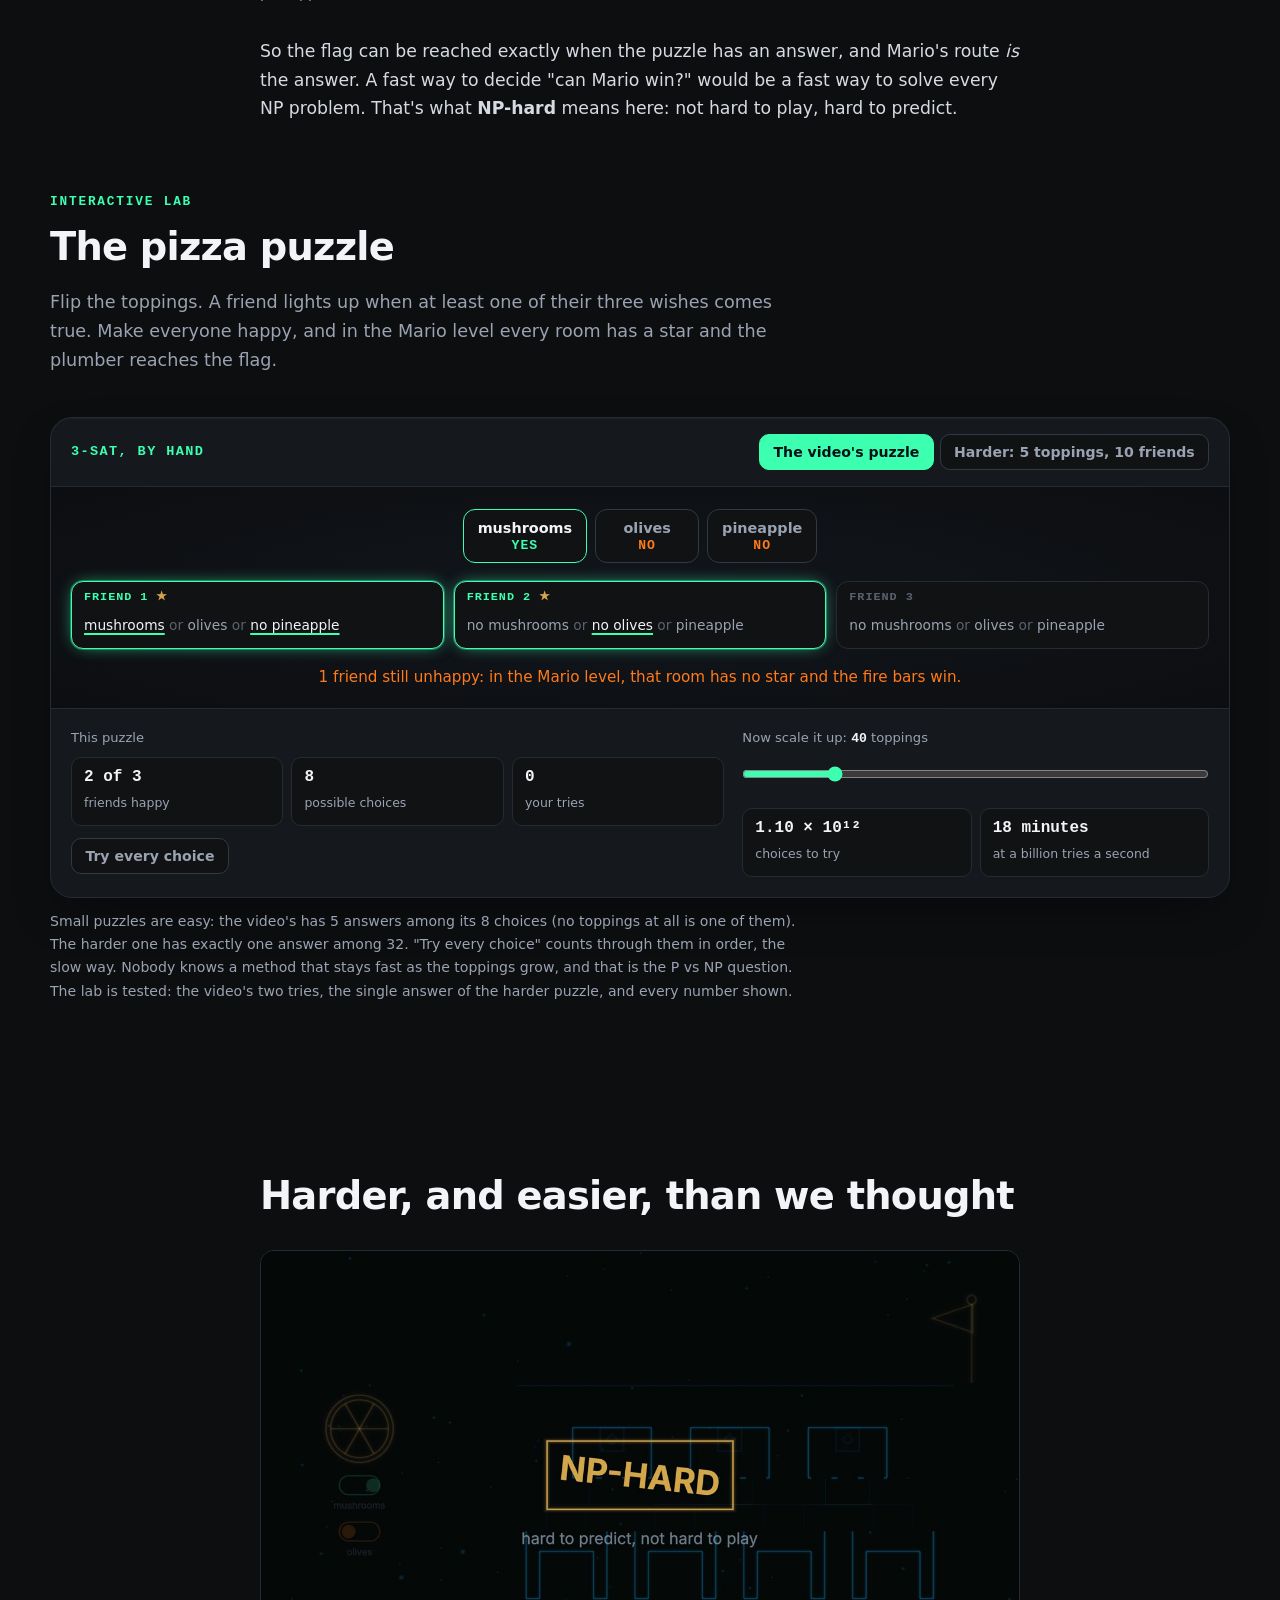
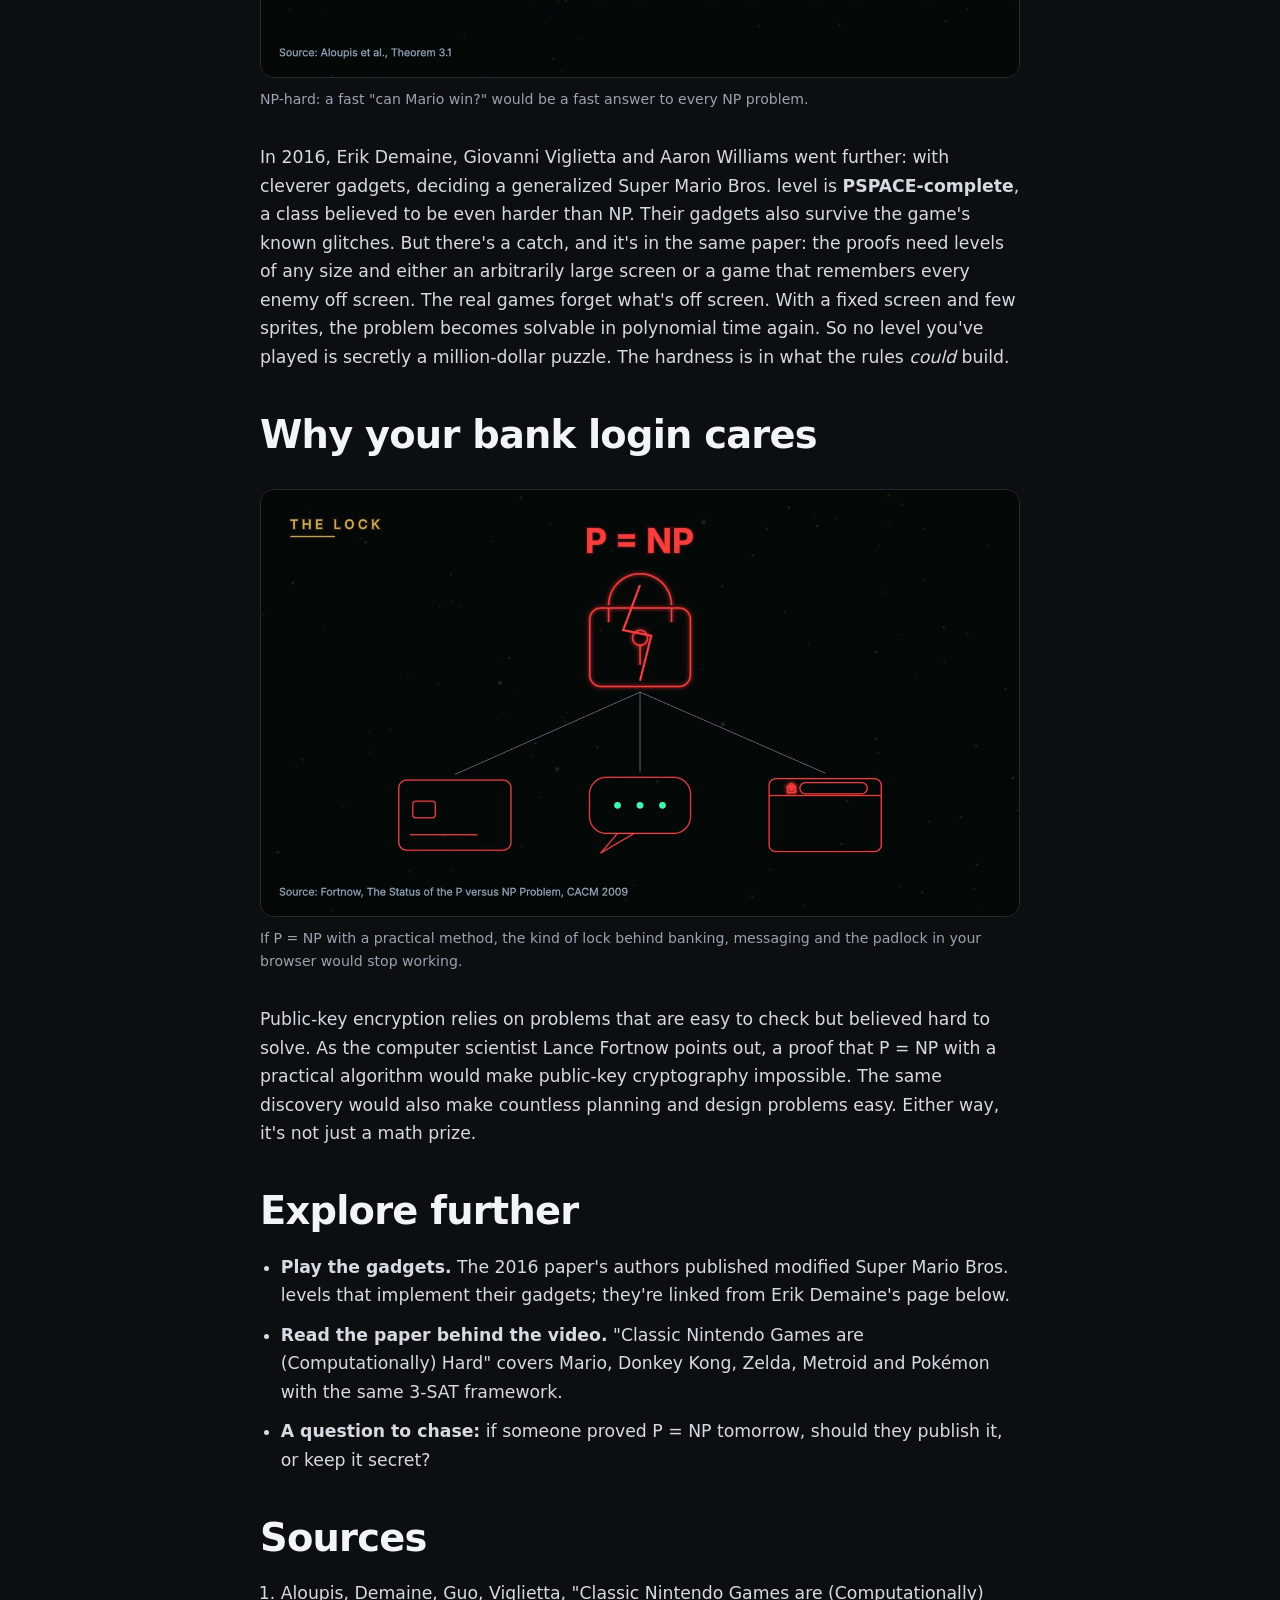
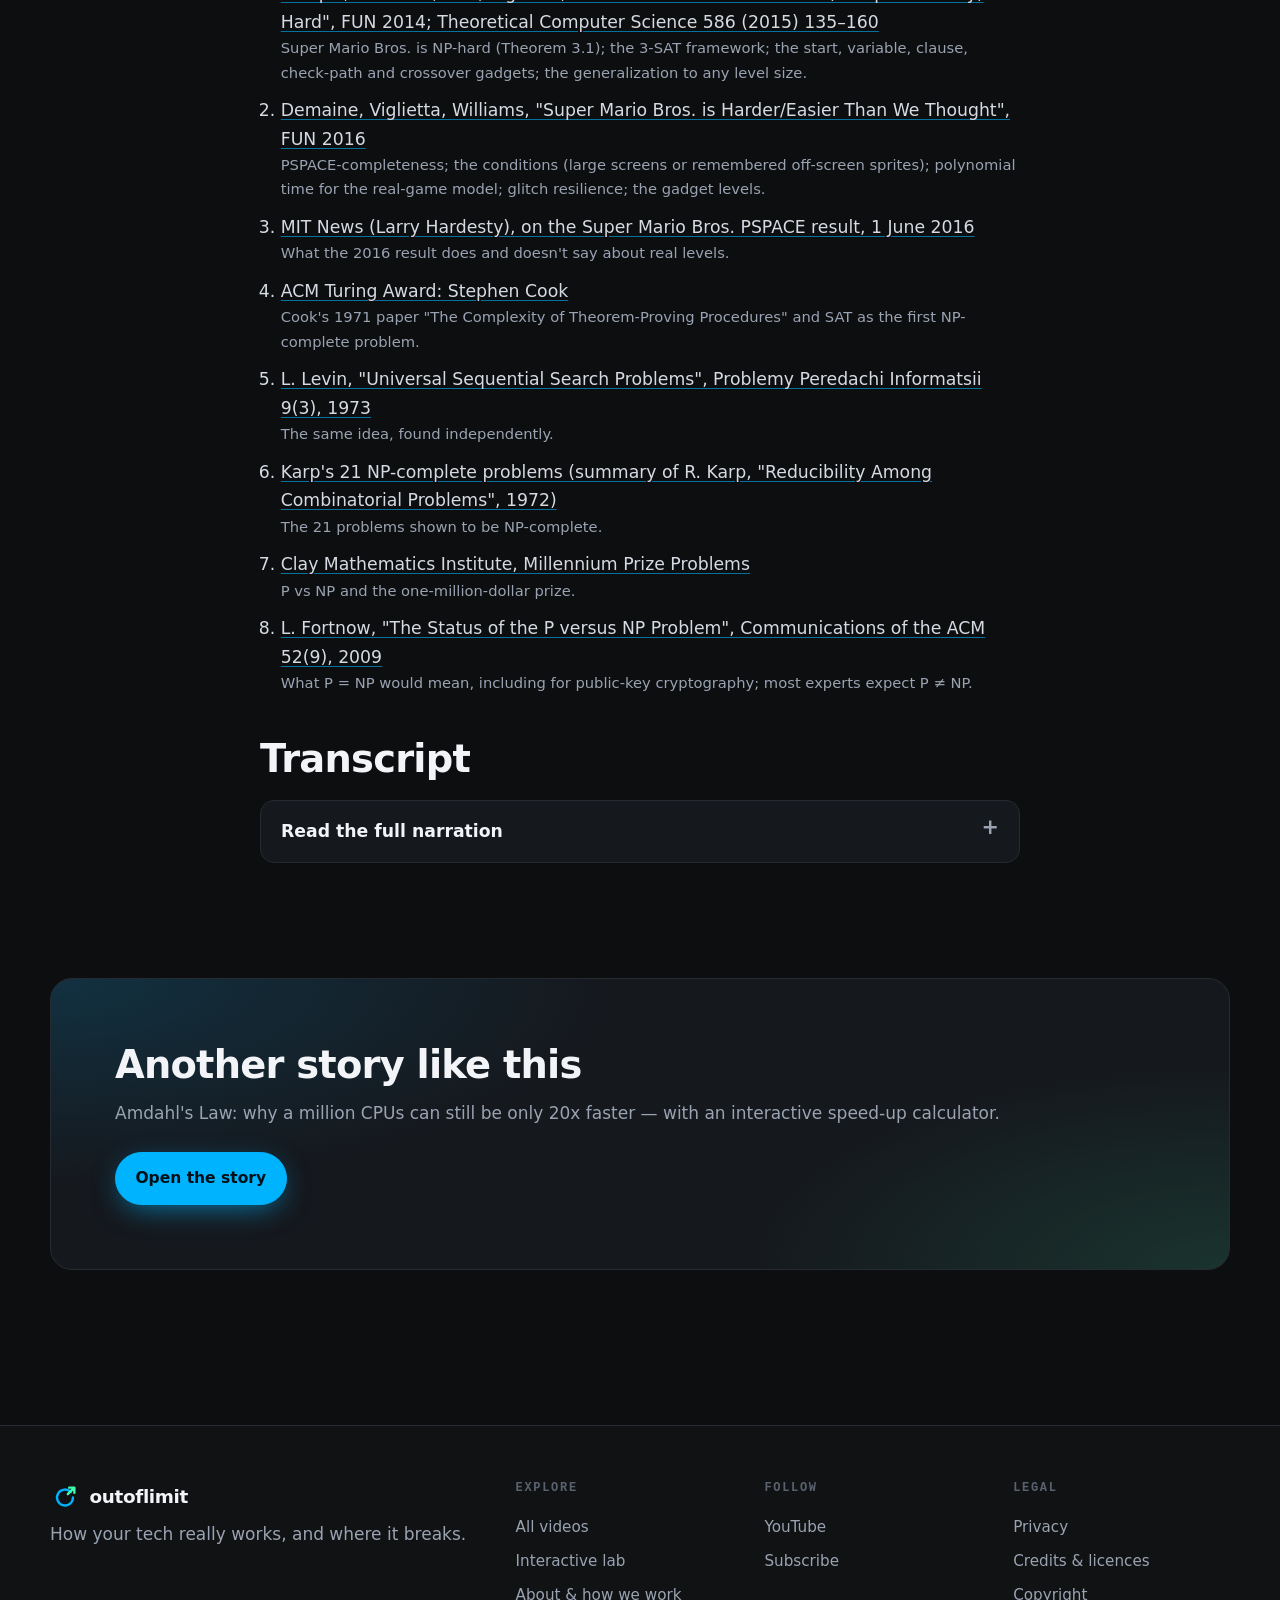
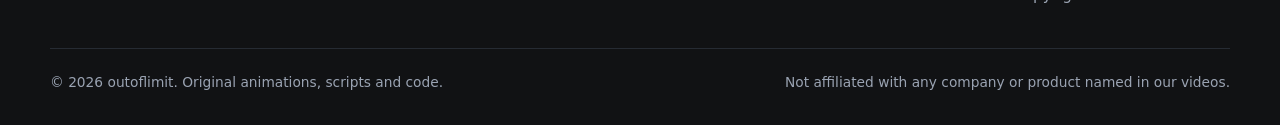
<file: videos/mario-p-vs-np/index.html>
<!doctype html>
<html lang="en">
  <head>
    <meta charset="UTF-8" />
    <meta name="viewport" content="width=device-width, initial-scale=1.0" />
    <title>Super Mario is secretly a million dollar math problem (P vs NP) — outoflimit</title>
    <meta name="description" content="Why no one knows a fast way to tell if a Mario level can be beaten: P vs NP explained with Sudoku and a pizza order, how researchers built a 3-SAT puzzle into a Super Mario Bros. level, and why your bank login cares. Interactive pizza-puzzle lab, sources and full transcript." />
    <link rel="canonical" href="https://www.outoflimit.com/videos/mario-p-vs-np/" />
    <link rel="icon" type="image/svg+xml" href="/favicon.svg" />
    <meta name="theme-color" content="#0d0e10" />
    <meta property="og:type" content="video.other" />
    <meta property="og:site_name" content="outoflimit" />
    <meta property="og:title" content="Super Mario Is Secretly a Million Dollar Math Problem (P vs NP)" />
    <meta property="og:description" content="Make every friend happy with one pizza, the same puzzle hidden inside a Super Mario Bros. level. P vs NP explained, with an interactive lab, sources and the full transcript." />
    <meta property="og:url" content="https://www.outoflimit.com/videos/mario-p-vs-np/" />
    <meta property="og:image" content="https://www.outoflimit.com/img/mario-p-vs-np.jpg" />
    <meta name="twitter:card" content="summary_large_image" />
    <script type="application/ld+json">
      {
        "@context": "https://schema.org",
        "@type": "VideoObject",
        "name": "Super Mario Is Secretly a Million Dollar Math Problem (P vs NP)",
        "description": "Why no one knows a fast way to tell if a Mario level can be beaten: P vs NP explained with Sudoku and a pizza order, how researchers built a 3-SAT puzzle into a Super Mario Bros. level, and why your bank login cares.",
        "thumbnailUrl": ["https://www.outoflimit.com/img/mario-p-vs-np.jpg"],
        "uploadDate": "2026-12-04T22:00:00+05:30",
        "duration": "PT8M9S",
        "embedUrl": "https://www.youtube.com/embed/km5E7zqMi7c",
        "contentUrl": "https://www.youtube.com/watch?v=km5E7zqMi7c",
        "publisher": {"@type": "Organization", "name": "outoflimit", "url": "https://www.outoflimit.com/"}
      }
    </script>
    <script type="module" crossorigin src="/assets/mario-GJvcwetg.js"></script>
    <link rel="modulepreload" crossorigin href="/assets/main-DYMHWyrZ.js">
    <link rel="stylesheet" crossorigin href="/assets/main-B4R50dQf.css">
  </head>
  <body data-section="videos">
    <a class="skip" href="#main">Skip to content</a>
<header class="site-header">
  <div class="wrap header-row">
    <a class="brand" href="/" aria-label="outoflimit home">
      <svg class="brand-mark" viewBox="0 0 64 64" aria-hidden="true">
        <path d="M44.5 21.5A17 17 0 1 0 49 33" fill="none" stroke="currentColor" stroke-width="5" stroke-linecap="round"/>
        <path d="M38 26 52 12M41 12h11v11" fill="none" stroke="var(--mint)" stroke-width="5" stroke-linecap="round" stroke-linejoin="round"/>
      </svg>
      <span>outoflimit</span>
    </a>
    <button class="nav-toggle" aria-expanded="false" aria-controls="site-nav" aria-label="Menu">
      <span></span><span></span>
    </button>
    <nav id="site-nav" class="site-nav" aria-label="Main">
      <a href="/videos/" data-nav="videos">Videos</a>
      <a href="/videos/morris-worm/#lab" data-nav="lab">Lab</a>
      <a href="/about/" data-nav="about">About</a>
      <a class="btn btn-sm btn-primary" href="https://www.youtube.com/@outoflimit-w5o?sub_confirmation=1" rel="noopener" target="_blank">Subscribe</a>
    </nav>
  </div>
</header>

    <main id="main">
      <div class="wrap">
        <header class="article-head" style="max-width:900px">
          <nav class="crumbs" aria-label="Breadcrumb"><a href="/videos/">Videos</a> / Limits</nav>
          <h1 style="font-size:clamp(2rem,4.4vw,3.3rem)">Super Mario Is Secretly a Million Dollar Math Problem (P vs NP)</h1>
          <div class="meta">
            <span class="chip"><span class="dot"></span><span data-release="2026-12-04T16:30:00Z" data-before="Premieres Fri 4 Dec · 10:00 PM IST" data-after="4 Dec 2026">4 Dec 2026</span></span>
            <span class="chip">8 min 9 s</span>
            <span class="chip">Limits</span>
          </div>
        </header>

        <div class="player" data-yt="km5E7zqMi7c" data-yt-release="2026-12-04T16:30:00Z"
             data-soon-text="Premieres Fri 4 Dec · 10:00 PM IST — tap to subscribe and get notified"
             data-title="Super Mario Is Secretly a Million Dollar Math Problem (P vs NP)">
          <img src="/img/mario-p-vs-np.jpg" width="1280" height="720" alt="Video thumbnail: $1,000,000 LEVEL. A neon line-art plumber on a platform level, logic symbols in the blocks, a gold flag at the end" />
          <button class="play" type="button" aria-label="Play the video">
            <span class="play-inner">
              <span class="play-icon"><svg viewBox="0 0 24 24" fill="currentColor" aria-hidden="true"><path d="M7 4.5v15l13-7.5z"/></svg></span>
              <span class="note">Loads YouTube's player when you press play</span>
            </span>
          </button>
        </div>
      </div>

      <div class="narrow prose" style="padding-top:48px">
        <p class="lead" style="font-size:1.2rem;color:var(--text)">One plumber, one flag, one question: can he reach it? For a big enough level, nobody knows a fast way for a computer to answer. The reason is P vs NP, the million-dollar question that the locks on your bank login quietly bet on. In 2014, four computer scientists showed how to hide that question inside a Super Mario Bros. level.</p>

        <h2 id="chapters">Chapters</h2>
        <ol class="toc" data-release="2026-12-04T16:30:00Z" data-soon-text="Chapter links open on YouTube from Fri 4 Dec, 10:00 PM IST, when the video goes live.">
          <li><a href="https://www.youtube.com/watch?v=km5E7zqMi7c&amp;t=0s" target="_blank" rel="noopener"><time>0:00</time>Can he win?</a></li>
          <li><a href="https://www.youtube.com/watch?v=km5E7zqMi7c&amp;t=39s" target="_blank" rel="noopener"><time>0:39</time>Too many paths</a></li>
          <li><a href="https://www.youtube.com/watch?v=km5E7zqMi7c&amp;t=75s" target="_blank" rel="noopener"><time>1:15</time>Check or find: P and NP</a></li>
          <li><a href="https://www.youtube.com/watch?v=km5E7zqMi7c&amp;t=121s" target="_blank" rel="noopener"><time>2:01</time>The master puzzle (1971)</a></li>
          <li><a href="https://www.youtube.com/watch?v=km5E7zqMi7c&amp;t=201s" target="_blank" rel="noopener"><time>3:21</time>The machine inside Mario</a></li>
          <li><a href="https://www.youtube.com/watch?v=km5E7zqMi7c&amp;t=268s" target="_blank" rel="noopener"><time>4:28</time>Build one: a pizza order becomes a level</a></li>
          <li><a href="https://www.youtube.com/watch?v=km5E7zqMi7c&amp;t=381s" target="_blank" rel="noopener"><time>6:21</time>Plot twist: harder, and easier</a></li>
          <li><a href="https://www.youtube.com/watch?v=km5E7zqMi7c&amp;t=419s" target="_blank" rel="noopener"><time>6:59</time>The lock on your bank login</a></li>
          <li><a href="https://www.youtube.com/watch?v=km5E7zqMi7c&amp;t=449s" target="_blank" rel="noopener"><time>7:29</time>The question for you</a></li>
        </ol>

        <h2>The story in 60 seconds</h2>
        <figure class="figure">
          <img src="/img/mnp-paths.jpg" width="1280" height="720" alt="A neon plumber on a platform level; from him a tree of paths splits again and again into a dense fan, with a counter reading 10 to the 30" loading="lazy" />
          <figcaption>Every jump-or-don't doubles the paths to check. Eighty choices deep, that's 2<sup>80</sup>, about 10<sup>24</sup> endings.</figcaption>
        </figure>
        <p>A computer can always answer "can this level be beaten?" by trying every path. The trouble is how fast the paths multiply. So the real question is whether there's a <strong>shortcut</strong>.</p>
        <figure class="figure">
          <img src="/img/mnp-check-find.jpg" width="1280" height="720" alt="Two Sudoku grids under stopwatches: a filled one with a green check mark, and a mostly blank one" loading="lazy" />
          <figcaption>Checking a filled Sudoku takes seconds. Filling a blank one can take hours.</figcaption>
        </figure>
        <p>Computer scientists sort problems exactly like that. Problems a computer can <strong>solve</strong> quickly are in <strong>P</strong>. Problems where a proposed answer can be <strong>checked</strong> quickly are in <strong>NP</strong>. Everything in P is in NP. The open question, one of the Clay Mathematics Institute's seven Millennium Prize Problems with a million dollars attached, is the reverse: if an answer is quick to check, is it always quick to find? Most experts think not. Nobody has proved it.</p>
        <p>In 1971 Stephen Cook, in Toronto, showed that one puzzle, Boolean satisfiability (SAT), is a "master puzzle": every NP problem can be translated into it. Leonid Levin found the same idea independently in the Soviet Union. In 1972 Richard Karp showed that 21 well-known problems are all that hard. They got the name <strong>NP-complete</strong>. The best-known form of the master puzzle, <strong>3-SAT</strong>, is a pizza order: each friend states three wishes and is happy if at least one comes true. Can one pizza make everyone happy?</p>
        <figure class="figure">
          <img src="/img/mnp-star-room.jpg" width="1280" height="720" alt="A room with three doors in its floor and a block in its ceiling; a star bounces inside, and the plumber stands below" loading="lazy" />
          <figcaption>The clause gadget: if the plumber came through any of the room's doors, he hit the block and a star is waiting there.</figcaption>
        </figure>
        <p>Greg Aloupis, Erik Demaine, Alan Guo and Giovanni Viglietta built that puzzle out of Super Mario Bros. pieces. A <strong>power-up</strong> at the start makes Mario big, and only big Mario can break the bricks before the flag. Each topping becomes a <strong>one-way drop</strong>: fall down the left passage (yes) or the right one (no), and you can't jump back up. Each friend becomes a <strong>room</strong> where a star is freed when Mario passes through. The last corridor is lined with <strong>fire bars</strong>, and Mario only survives it if a star is waiting in every room. A <strong>crossover</strong> lets two paths cross without mixing.</p>
        <figure class="figure">
          <img src="/img/mnp-build-one.jpg" width="1280" height="720" alt="The worked example: three choice gadgets labelled mushrooms: yes, olives: no, pineapple: yes, wired to three rooms labelled mushrooms, no olives and pineapple, above the fire-bar corridor; the plumber has reached the flag" loading="lazy" />
          <figcaption>The video's worked example. The route Mario takes to the flag spells out the answer: mushrooms and pineapple, no olives.</figcaption>
        </figure>
        <p>So the flag can be reached exactly when the puzzle has an answer, and Mario's route <em>is</em> the answer. A fast way to decide "can Mario win?" would be a fast way to solve every NP problem. That's what <strong>NP-hard</strong> means here: not hard to play, hard to predict.</p>
      </div>

      <section id="lab" style="padding-top:56px">
        <div class="wrap">
          <div class="section-head" style="max-width:760px">
            <span class="eyebrow">Interactive lab</span>
            <h2>The pizza puzzle</h2>
            <p>Flip the toppings. A friend lights up when at least one of their three wishes comes true. Make everyone happy, and in the Mario level every room has a star and the plumber reaches the flag.</p>
          </div>
          <div class="lab" data-lab="pizza">
            <div class="lab-top">
              <span class="lab-title">3-SAT, by hand</span>
              <div class="seg" role="group" aria-label="Puzzle">
                <button type="button" data-puzzle="video" aria-pressed="true">The video's puzzle</button>
                <button type="button" data-puzzle="hard" aria-pressed="false">Harder: 5 toppings, 10 friends</button>
              </div>
            </div>
            <div class="pizza-stage">
              <div class="toppings" data-out="toppings" role="group" aria-label="Toppings: press to switch between yes and no"></div>
              <div class="friends" data-out="friends"></div>
              <p class="pizza-status" data-out="status" aria-live="polite"></p>
            </div>
            <div class="lab-controls">
              <div>
                <span class="lab-label">This puzzle</span>
                <div class="stats">
                  <div class="stat"><b data-out="happy" class="small">2 of 3</b><span>friends happy</span></div>
                  <div class="stat"><b data-out="choices" class="small">8</b><span>possible choices</span></div>
                  <div class="stat"><b data-out="tries" class="small">0</b><span>your tries</span></div>
                </div>
                <div class="lab-actions" style="margin-top:12px">
                  <div class="seg"><button type="button" data-action="try-all">Try every choice</button></div>
                </div>
              </div>
              <div>
                <label class="lab-label" for="pz-n">Now scale it up: <b data-out="n">40</b> toppings</label>
                <input id="pz-n" class="range" type="range" min="3" max="200" step="1" value="40" data-input="toppings" />
                <div class="stats" style="grid-template-columns:1fr 1fr;margin-top:12px">
                  <div class="stat"><b data-out="n-choices" class="small">1.10 × 10¹²</b><span>choices to try</span></div>
                  <div class="stat"><b data-out="n-time" class="small">18 minutes</b><span>at a billion tries a second</span></div>
                </div>
              </div>
            </div>
          </div>
          <p class="muted" style="font-size:0.88rem;margin-top:12px;max-width:760px">Small puzzles are easy: the video's has 5 answers among its 8 choices (no toppings at all is one of them). The harder one has exactly one answer among 32. "Try every choice" counts through them in order, the slow way. Nobody knows a method that stays fast as the toppings grow, and that is the P vs NP question. The lab is tested: the video's two tries, the single answer of the harder puzzle, and every number shown.</p>
        </div>
      </section>

      <div class="narrow prose">
        <h2>Harder, and easier, than we thought</h2>
        <figure class="figure">
          <img src="/img/mnp-np-hard.jpg" width="1280" height="720" alt="An NP-HARD stamp over a dimmed level machine, with the words hard to predict, not hard to play" loading="lazy" />
          <figcaption>NP-hard: a fast "can Mario win?" would be a fast answer to every NP problem.</figcaption>
        </figure>
        <p>In 2016, Erik Demaine, Giovanni Viglietta and Aaron Williams went further: with cleverer gadgets, deciding a generalized Super Mario Bros. level is <strong>PSPACE-complete</strong>, a class believed to be even harder than NP. Their gadgets also survive the game's known glitches. But there's a catch, and it's in the same paper: the proofs need levels of any size and either an arbitrarily large screen or a game that remembers every enemy off screen. The real games forget what's off screen. With a fixed screen and few sprites, the problem becomes solvable in polynomial time again. So no level you've played is secretly a million-dollar puzzle. The hardness is in what the rules <em>could</em> build.</p>

        <h2>Why your bank login cares</h2>
        <figure class="figure">
          <img src="/img/mnp-lock.jpg" width="1280" height="720" alt="A red cracked padlock under the words P = NP, wired to a bank card, a chat bubble and a browser window, all red" loading="lazy" />
          <figcaption>If P = NP with a practical method, the kind of lock behind banking, messaging and the padlock in your browser would stop working.</figcaption>
        </figure>
        <p>Public-key encryption relies on problems that are easy to check but believed hard to solve. As the computer scientist Lance Fortnow points out, a proof that P = NP with a practical algorithm would make public-key cryptography impossible. The same discovery would also make countless planning and design problems easy. Either way, it's not just a math prize.</p>

        <h2 id="explore">Explore further</h2>
        <ul class="sources">
          <li><strong>Play the gadgets.</strong> The 2016 paper's authors published modified Super Mario Bros. levels that implement their gadgets; they're linked from Erik Demaine's page below.</li>
          <li><strong>Read the paper behind the video.</strong> "Classic Nintendo Games are (Computationally) Hard" covers Mario, Donkey Kong, Zelda, Metroid and Pokémon with the same 3-SAT framework.</li>
          <li><strong>A question to chase:</strong> if someone proved P = NP tomorrow, should they publish it, or keep it secret?</li>
        </ul>

        <h2 id="sources">Sources</h2>
        <ol class="sources">
          <li><a href="https://arxiv.org/abs/1203.1895" rel="noopener" target="_blank">Aloupis, Demaine, Guo, Viglietta, "Classic Nintendo Games are (Computationally) Hard", FUN 2014; Theoretical Computer Science 586 (2015) 135–160</a><span class="why">Super Mario Bros. is NP-hard (Theorem 3.1); the 3-SAT framework; the start, variable, clause, check-path and crossover gadgets; the generalization to any level size.</span></li>
          <li><a href="https://erikdemaine.org/papers/Mario_FUN2016/" rel="noopener" target="_blank">Demaine, Viglietta, Williams, "Super Mario Bros. is Harder/Easier Than We Thought", FUN 2016</a><span class="why">PSPACE-completeness; the conditions (large screens or remembered off-screen sprites); polynomial time for the real-game model; glitch resilience; the gadget levels.</span></li>
          <li><a href="https://news.mit.edu/2016/mario-brothers-hard-complexity-class-pspace-0601" rel="noopener" target="_blank">MIT News (Larry Hardesty), on the Super Mario Bros. PSPACE result, 1 June 2016</a><span class="why">What the 2016 result does and doesn't say about real levels.</span></li>
          <li><a href="https://amturing.acm.org/award_winners/cook_n991950.cfm" rel="noopener" target="_blank">ACM Turing Award: Stephen Cook</a><span class="why">Cook's 1971 paper "The Complexity of Theorem-Proving Procedures" and SAT as the first NP-complete problem.</span></li>
          <li><a href="https://www.mathnet.ru/eng/ppi914" rel="noopener" target="_blank">L. Levin, "Universal Sequential Search Problems", Problemy Peredachi Informatsii 9(3), 1973</a><span class="why">The same idea, found independently.</span></li>
          <li><a href="https://en.wikipedia.org/wiki/Karp%27s_21_NP-complete_problems" rel="noopener" target="_blank">Karp's 21 NP-complete problems (summary of R. Karp, "Reducibility Among Combinatorial Problems", 1972)</a><span class="why">The 21 problems shown to be NP-complete.</span></li>
          <li><a href="https://www.claymath.org/millennium-problems" rel="noopener" target="_blank">Clay Mathematics Institute, Millennium Prize Problems</a><span class="why">P vs NP and the one-million-dollar prize.</span></li>
          <li><a href="https://courses.cs.duke.edu/fall20/compsci590.7/CACM-Fortnow.pdf" rel="noopener" target="_blank">L. Fortnow, "The Status of the P versus NP Problem", Communications of the ACM 52(9), 2009</a><span class="why">What P = NP would mean, including for public-key cryptography; most experts expect P ≠ NP.</span></li>
        </ol>

        <h2 id="transcript">Transcript</h2>
        <details class="transcript">
          <summary>Read the full narration</summary>
          <div class="inner">
            <h3>Can he win?</h3>
            <p>Here&#x27;s a simple level. One plumber. One flag. One question: can he reach it? Easy, right? Now make the level bigger. Every jump doubles the paths to check. Build it big enough, and nobody knows a fast way for a computer to answer that question. The reason is the same unsolved puzzle that the locks on your bank login quietly bet on. It&#x27;s called P versus NP. It&#x27;s over fifty years old, and there&#x27;s a million dollars for whoever solves it. In twenty fourteen, a team of computer scientists proved that Super Mario Bros. is secretly one of these puzzles. We&#x27;ll build a Mario level that&#x27;s really a logic problem in disguise.</p>
            <h3>Too many paths</h3>
            <p>Every level Nintendo shipped can be beaten. Designers made sure of it. But imagine any level you could build from the game&#x27;s pieces: blocks, power-ups, fire bars. Of any size. Can a computer look at it and say &quot;yes, beatable&quot; or &quot;no, impossible&quot;? Sure. Try every path. Jump here, wait there, run past the enemy. Every jump splits the paths in two. Eighty jumps deep, that&#x27;s about a trillion trillion paths. Checking every path one by one is hopeless. The real question is: is there a shortcut?</p>
            <h3>Check or find: P and NP</h3>
            <p>Here&#x27;s a filled-in Sudoku. Is it correct? You scan the rows, the columns, the boxes. Seconds. Here&#x27;s a blank one. Solve it. Now you&#x27;re guessing, backtracking, erasing. Minutes, sometimes hours. Computer scientists sort problems exactly like this. If a computer can solve a problem quickly, it&#x27;s in a group called P. If a computer can check an answer quickly, it&#x27;s in a group called NP. Every quick-to-solve problem is also quick to check. The million-dollar question is the other way round: if you can check an answer fast, can you always find it fast too? Hold on to that, because your bank cares a lot about the answer. Almost every expert thinks the answer is no. But nobody has proved it.</p>
            <h3>The master puzzle</h3>
            <p>The story starts in nineteen seventy-one, with a mathematician in Toronto named Stephen Cook. Cook found something astonishing: one puzzle that every NP problem can be translated into. Solve that one puzzle fast, and you solve all of them fast. Across the Iron Curtain, Leonid Levin in the Soviet Union found the same idea on his own. A year later, Richard Karp showed that twenty-one famous problems, from scheduling to route planning, were all the same puzzle in disguise. These &quot;hardest&quot; problems got a name: NP complete. Its most famous form is called three-SAT. Let&#x27;s play it. Three friends are ordering one pizza. Each friend has a rule with three wishes, and they&#x27;re happy if at least one wish comes true. Friend one: &quot;mushrooms, or olives, or no pineapple.&quot; Friend two: &quot;olives, or peppers, or no mushrooms.&quot; And so on. Can you choose toppings that make every friend happy at the same time? Check a choice: easy. Find one, with hundreds of toppings and thousands of friends: that&#x27;s where it gets brutal. To prove a new problem is just as hard, researchers show that any three-SAT puzzle can be rebuilt inside it. In twenty fourteen, Greg Aloupis, Erik Demaine, Alan Guo and Giovanni Viglietta did that with Super Mario Bros.</p>
            <h3>The machine inside Mario</h3>
            <p>Their idea: turn the level into a machine. Paths become wires, and little rooms become logic. It starts with a power-up. Mario grows big, and he&#x27;ll need to stay big to break the bricks in front of the flag at the very end. Next, a choice. Mario drops down the left passage or the right one. The ledge is too high to jump back up. Left means &quot;mushrooms: yes&quot;. Right means &quot;mushrooms: no&quot;. One drop, and the decision is locked forever. Every friend gets a little room, and each passage leads past the rooms of the friends it makes happy. When Mario passes through, he hits a block and frees a star, and the star stays bouncing there. A room gets a star only if Mario came through one of its three doors: that friend got at least one wish. At the end, there&#x27;s one last corridor full of fire bars. It passes by every room. Mario only survives if a star is waiting in every room, because each star makes him invincible for the next stretch. Miss one friend, and he burns. There&#x27;s even a bridge piece, so two wires can cross without mixing up.</p>
            <h3>Build one: a pizza order becomes a level</h3>
            <p>Let&#x27;s build one together. A smaller pizza: three toppings, three friends. Friend one wants mushrooms, or olives, or no pineapple. Friend two wants no mushrooms, or no olives, or pineapple. Friend three wants no mushrooms, or olives, or pineapple. Step one: every topping becomes a choice. Three drops in a row: mushrooms, olives, pineapple. Step two: every friend becomes a room, waiting for a star. Step three: wire them up. The &quot;mushrooms: yes&quot; passage runs past friend one&#x27;s room, because mushrooms make friend one happy. The &quot;mushrooms: no&quot; passage runs past friends two and three. Every wish gets its own wire. Now let&#x27;s play. Mushrooms yes, olives no, pineapple no. Friend one gets a star. Friend two gets a star. But friend three&#x27;s room stays empty. In the fire bar corridor, that empty room is fatal. This choice fails. Try again. Mushrooms yes, olives no, pineapple yes. Now every room has a star. Mario runs the whole corridor, breaks the bricks, and reaches the flag. And look at the route he took. It spells out the answer: mushrooms and pineapple, no olives. Every friend is happy. Finding that route was easy here. With a thousand toppings, nobody knows a fast way. Put it together, and any three-SAT puzzle becomes one giant Mario level. If the flag can be reached, the puzzle has a solution, and Mario&#x27;s route is the answer. If it can&#x27;t, there&#x27;s no solution. So a fast way to decide &quot;can Mario win?&quot; would be a fast way to solve every NP problem. That&#x27;s what &quot;Mario is NP hard&quot; means. Not that the game is hard to play. That it&#x27;s hard to predict.</p>
            <h3>Plot twist: harder, and easier</h3>
            <p>Two years later, Demaine, Viglietta and Aaron Williams went further. With cleverer gadgets, they showed generalized Mario is even harder: PSPACE complete. Think of it as problems where even checking an answer could take an astronomically long time. But there&#x27;s a catch. These proofs need gigantic levels, and either a gigantic screen or a game that remembers every enemy off screen. The real game forgets what&#x27;s off screen. With that limit, the same paper shows the problem becomes easy again. So no level you&#x27;ve played is secretly a million-dollar puzzle. The hardness hides in what the rules could build.</p>
            <h3>The lock on your bank login</h3>
            <p>Remember the lock on your bank login? Online banking, messaging, and the padlock in your browser all rely on puzzles that are easy to check but believed hard to solve. If someone proved P equals NP with a practical method, the computer scientist Lance Fortnow points out, that whole kind of lock would stop working. But the same discovery would let us plan perfect delivery routes and solve countless design problems overnight. So it&#x27;s not just a math prize. It&#x27;s a bet the whole internet makes every day.</p>
            <h3>The question for you</h3>
            <p>A cheerful plumber, a pizza order, and the locks on your bank all share one unanswered question. If you want to go further, look up Cook&#x27;s nineteen seventy-one paper, Karp&#x27;s twenty-one problems, and &quot;Classic Nintendo Games are Computationally Hard&quot;. The authors even published their gadget levels. So here&#x27;s my question for you: if someone proved P equals NP tomorrow, should they publish it, or keep it secret? Tell me in the comments. Subscribe to outoflimit for more.</p>
          </div>
        </details>
      </div>

      <section>
        <div class="wrap">
          <div class="cta-band">
            <div>
              <h2>Another story like this</h2>
              <p>Amdahl's Law: why a million CPUs can still be only 20x faster — with an interactive speed-up calculator.</p>
            </div>
            <a class="btn btn-primary" href="/videos/amdahl-gustafson/">Open the story</a>
          </div>
        </div>
      </section>
    </main>
    <footer class="site-footer">
  <div class="wrap footer-grid">
    <div>
      <a class="brand" href="/">
        <svg class="brand-mark" viewBox="0 0 64 64" aria-hidden="true">
          <path d="M44.5 21.5A17 17 0 1 0 49 33" fill="none" stroke="currentColor" stroke-width="5" stroke-linecap="round"/>
          <path d="M38 26 52 12M41 12h11v11" fill="none" stroke="var(--mint)" stroke-width="5" stroke-linecap="round" stroke-linejoin="round"/>
        </svg>
        <span>outoflimit</span>
      </a>
      <p class="muted">How your tech really works, and where it breaks.</p>
    </div>
    <nav aria-label="Explore">
      <h2 class="footer-h">Explore</h2>
      <a href="/videos/">All videos</a>
      <a href="/videos/morris-worm/#lab">Interactive lab</a>
      <a href="/about/">About &amp; how we work</a>
    </nav>
    <nav aria-label="Follow">
      <h2 class="footer-h">Follow</h2>
      <a href="https://www.youtube.com/@outoflimit-w5o" rel="noopener" target="_blank">YouTube</a>
      <a href="https://www.youtube.com/@outoflimit-w5o?sub_confirmation=1" rel="noopener" target="_blank">Subscribe</a>
    </nav>
    <nav aria-label="Legal">
      <h2 class="footer-h">Legal</h2>
      <a href="/legal/#privacy">Privacy</a>
      <a href="/legal/#credits">Credits &amp; licences</a>
      <a href="/legal/#copyright">Copyright</a>
    </nav>
  </div>
  <div class="wrap footer-base">
    <span>© <span data-year>2026</span> outoflimit. Original animations, scripts and code.</span>
    <span class="muted">Not affiliated with any company or product named in our videos.</span>
  </div>
</footer>

  </body>
</html>
</file>
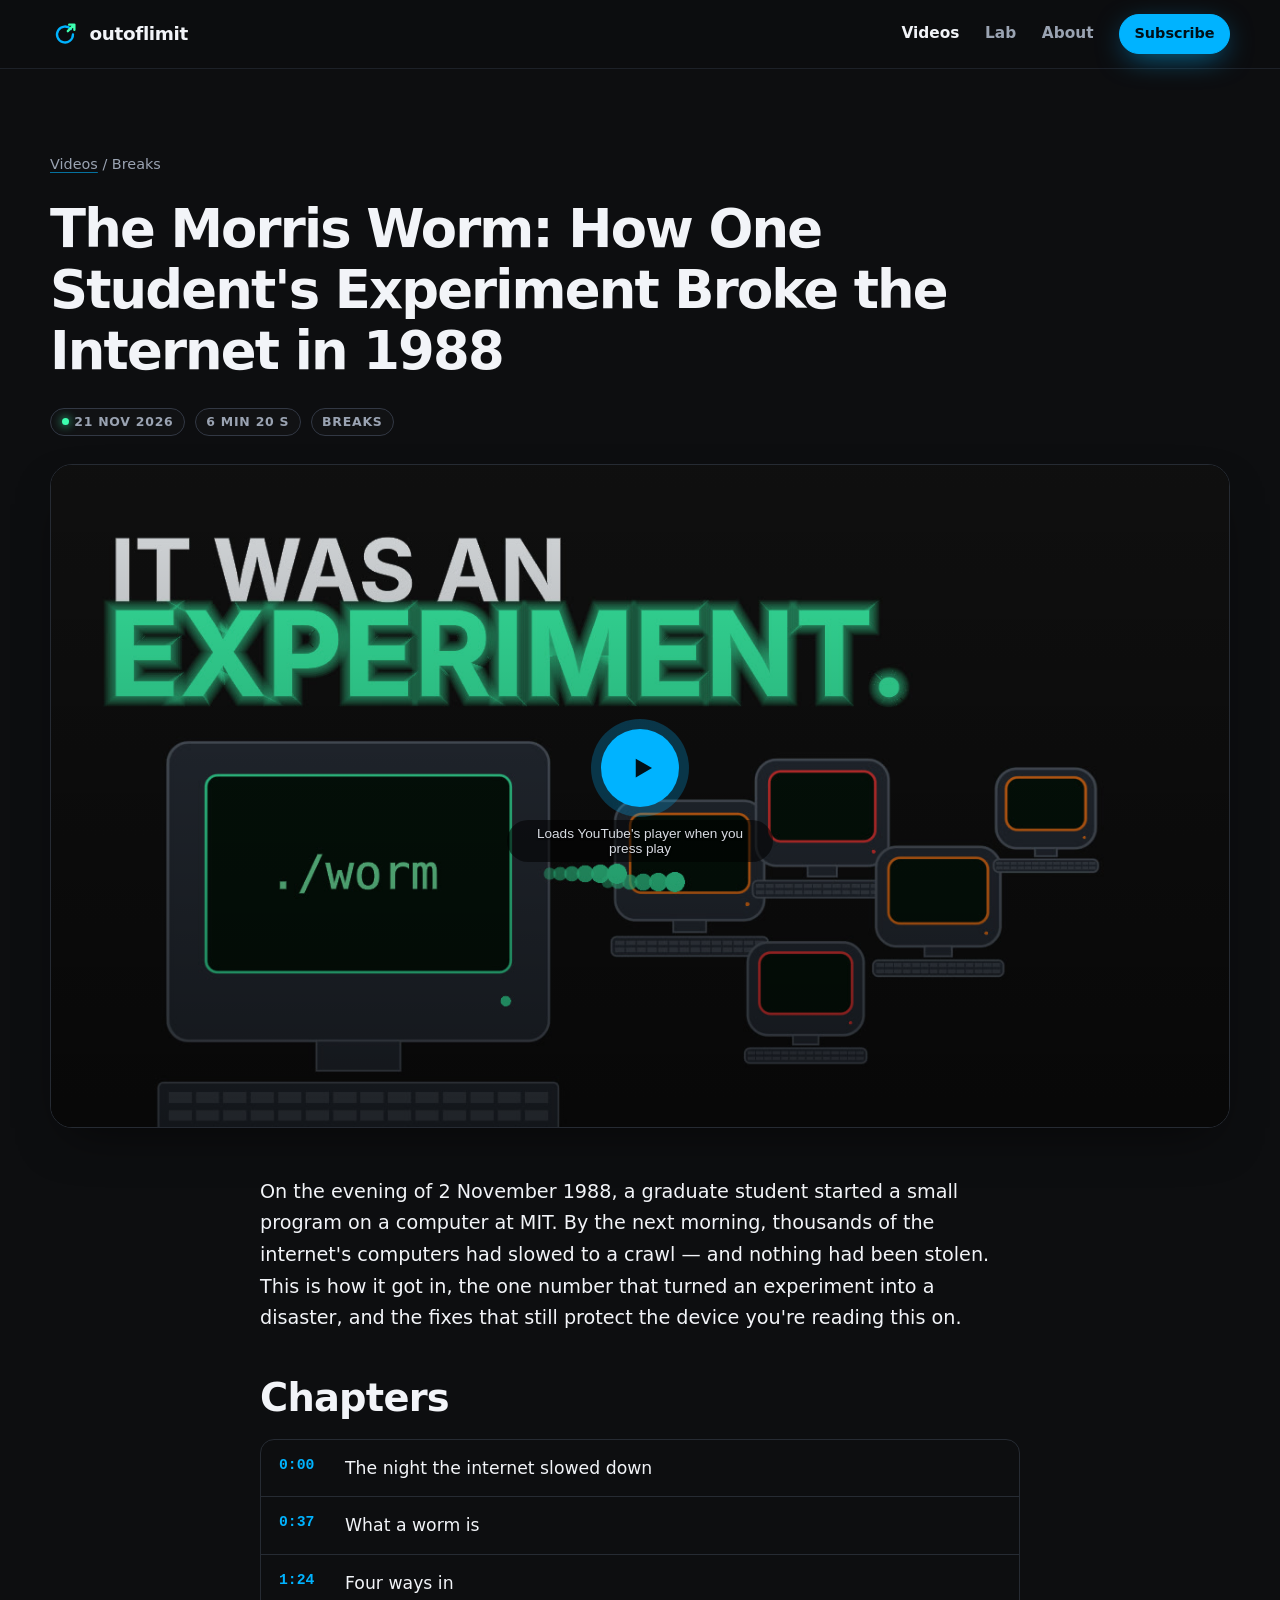
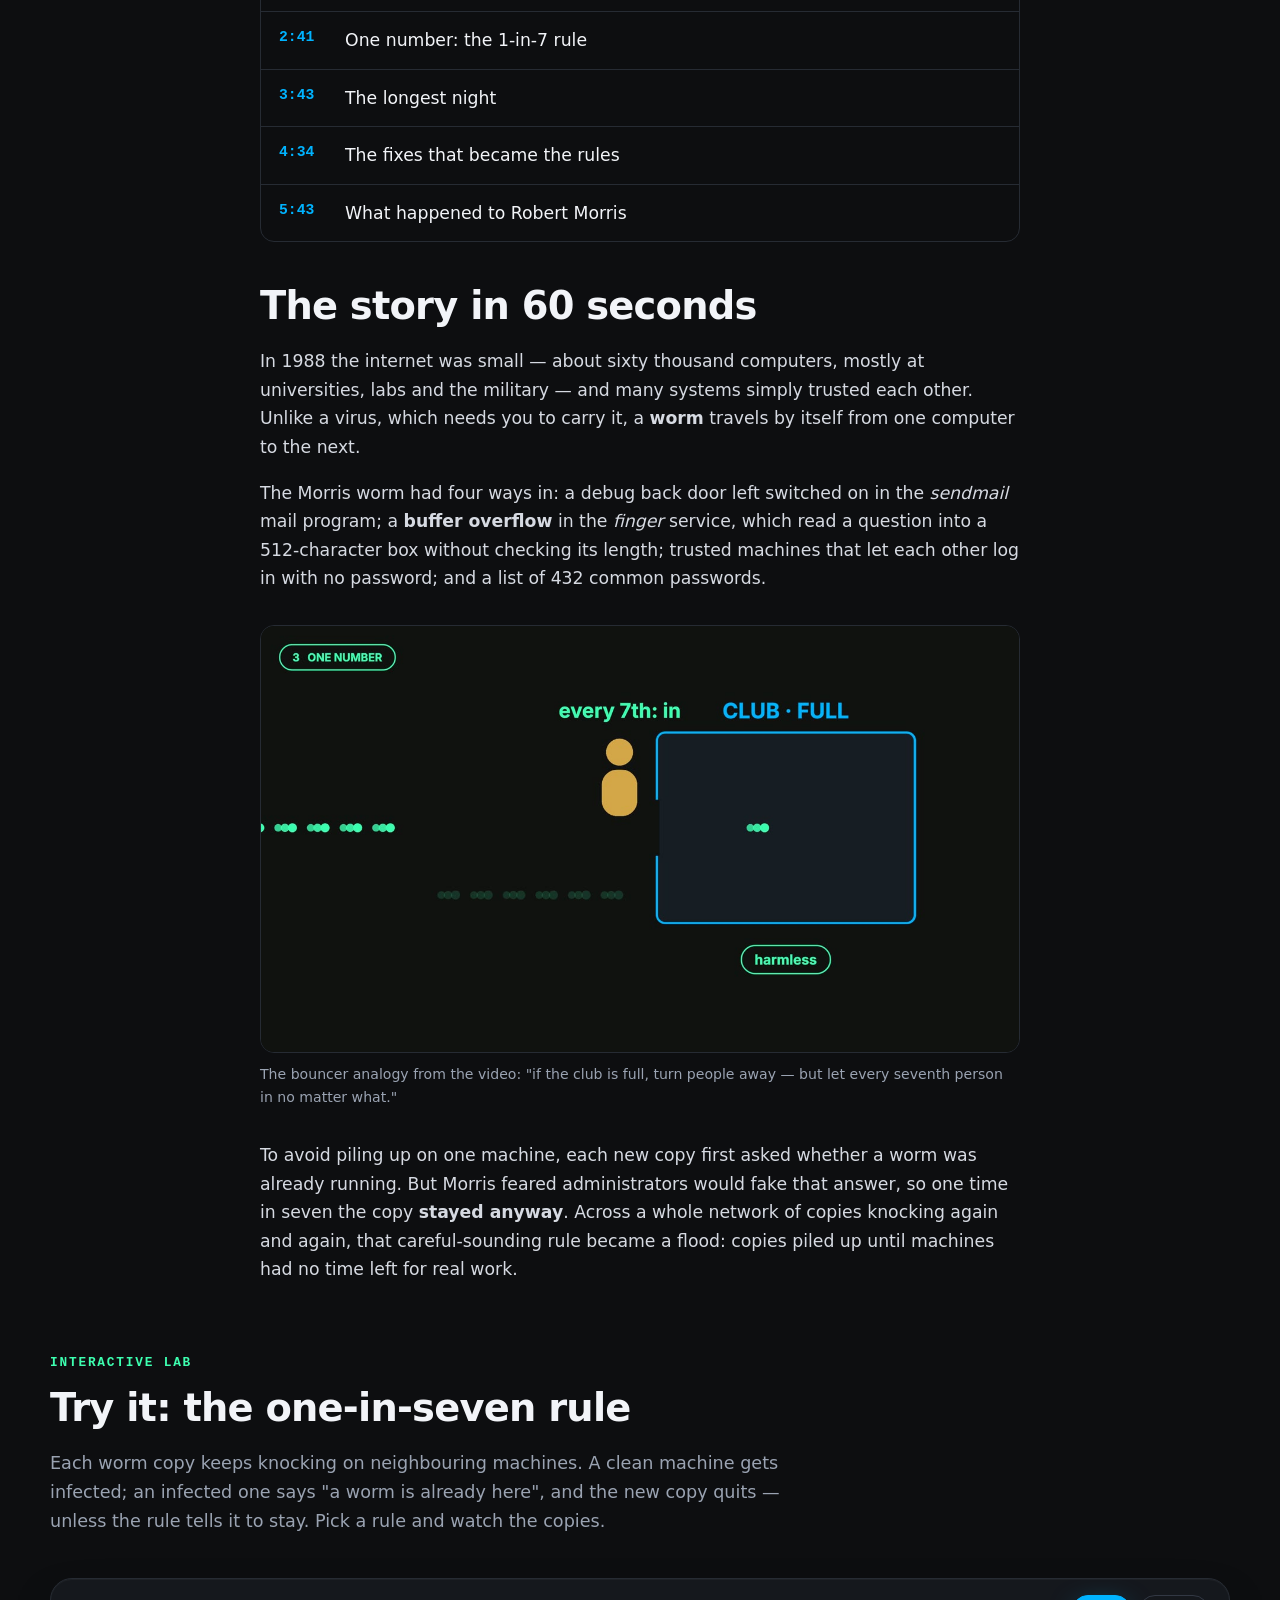
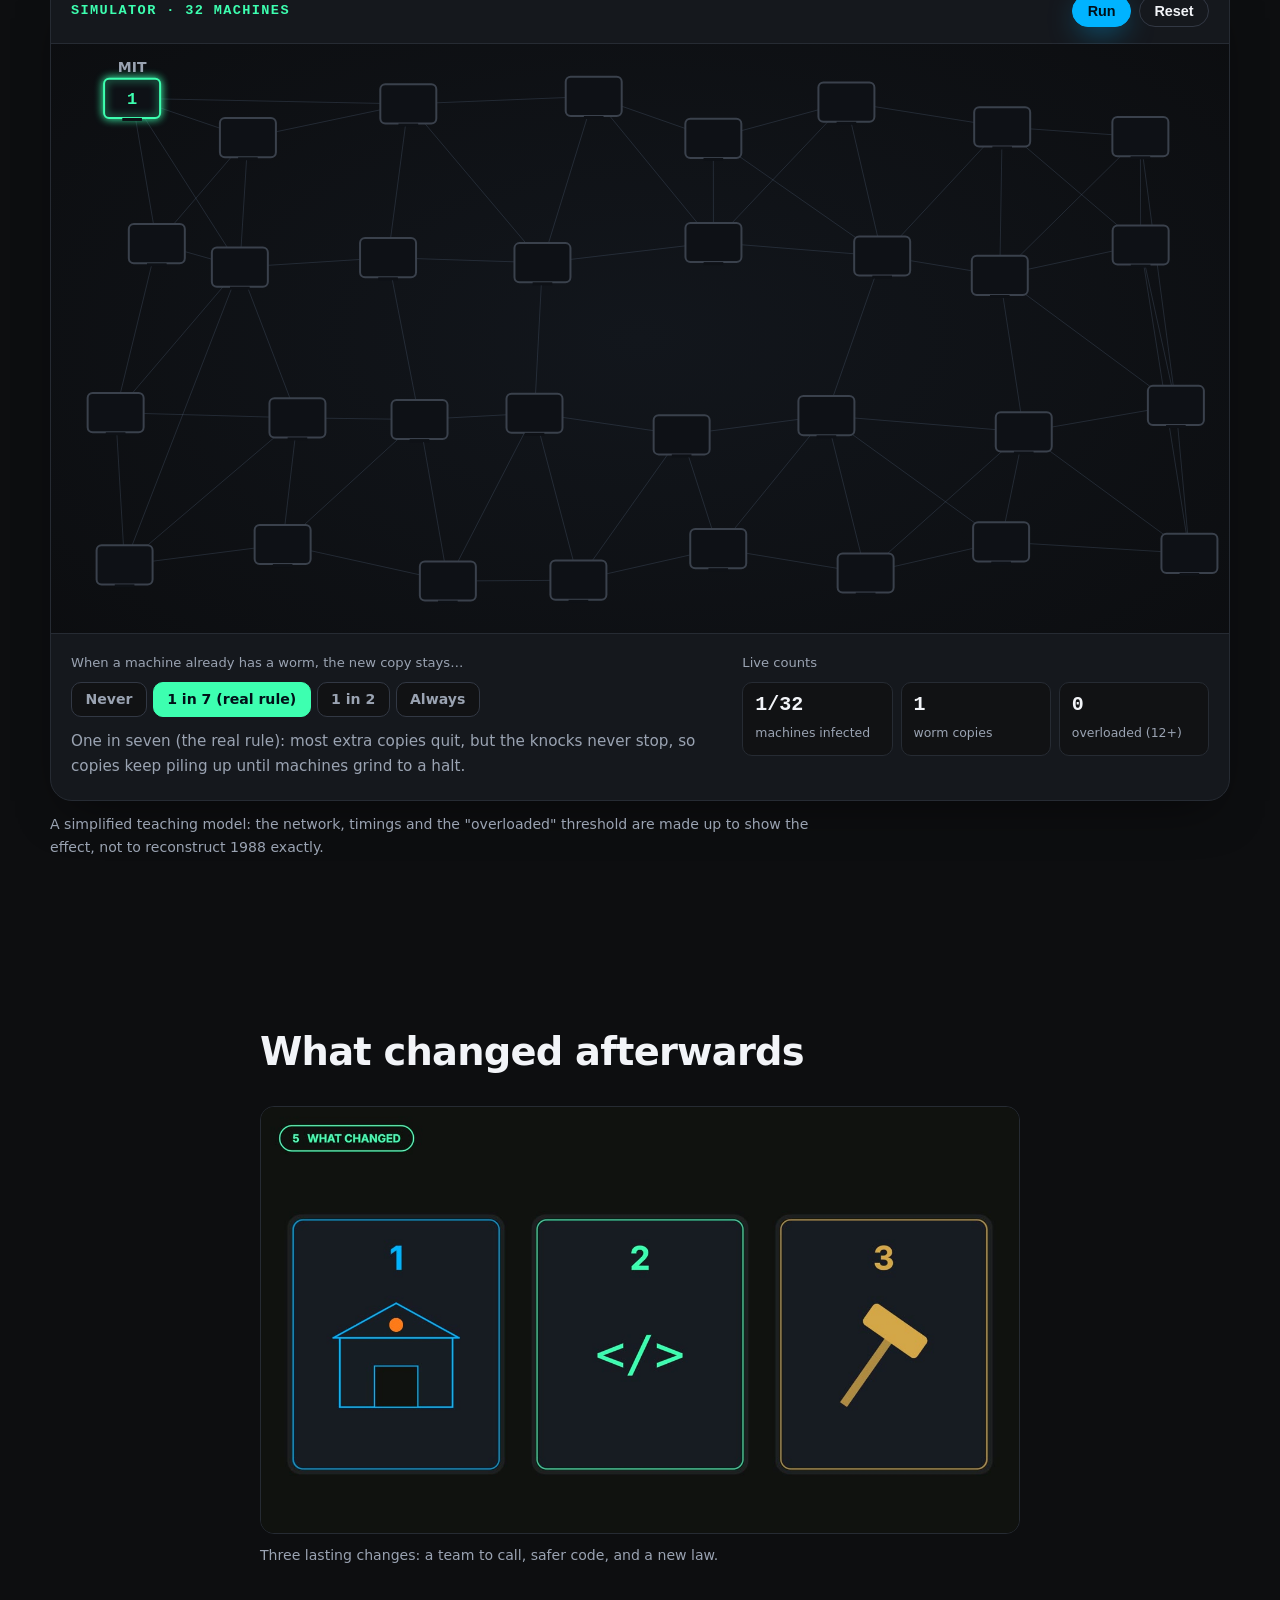
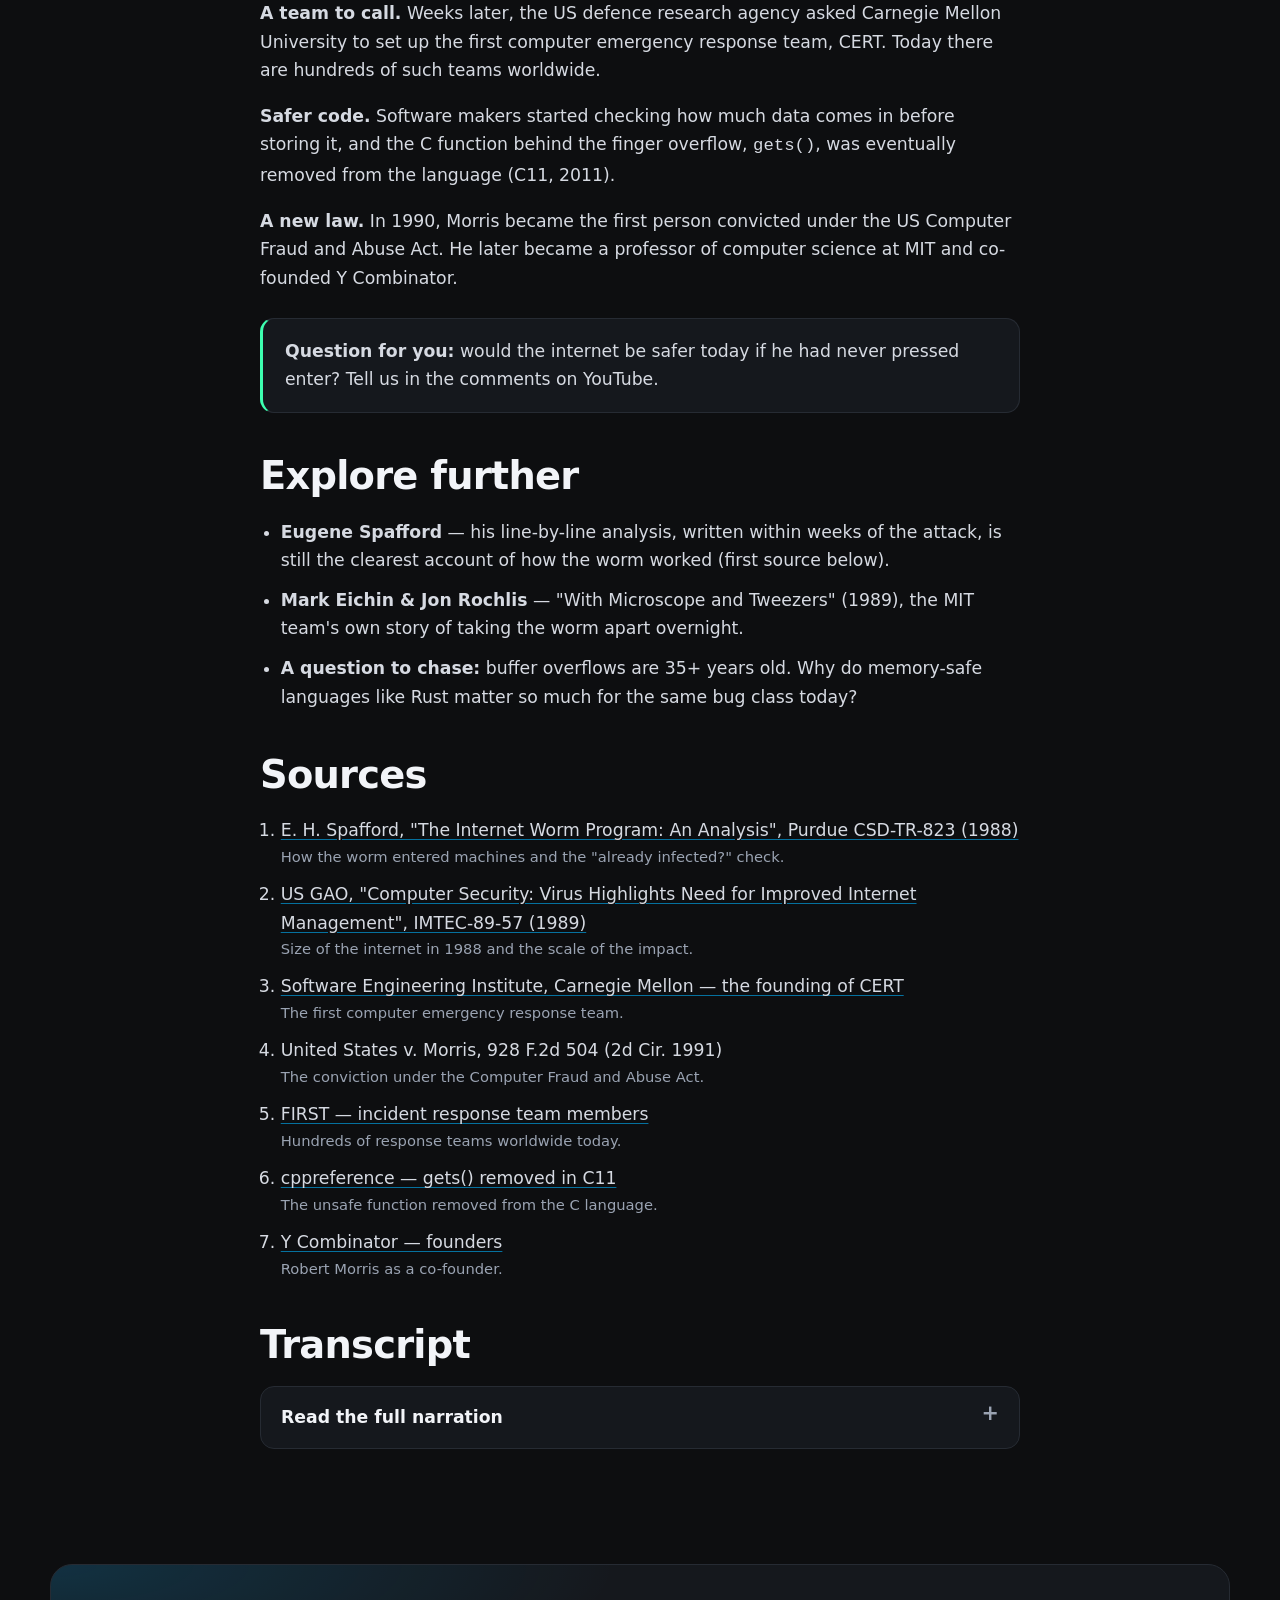
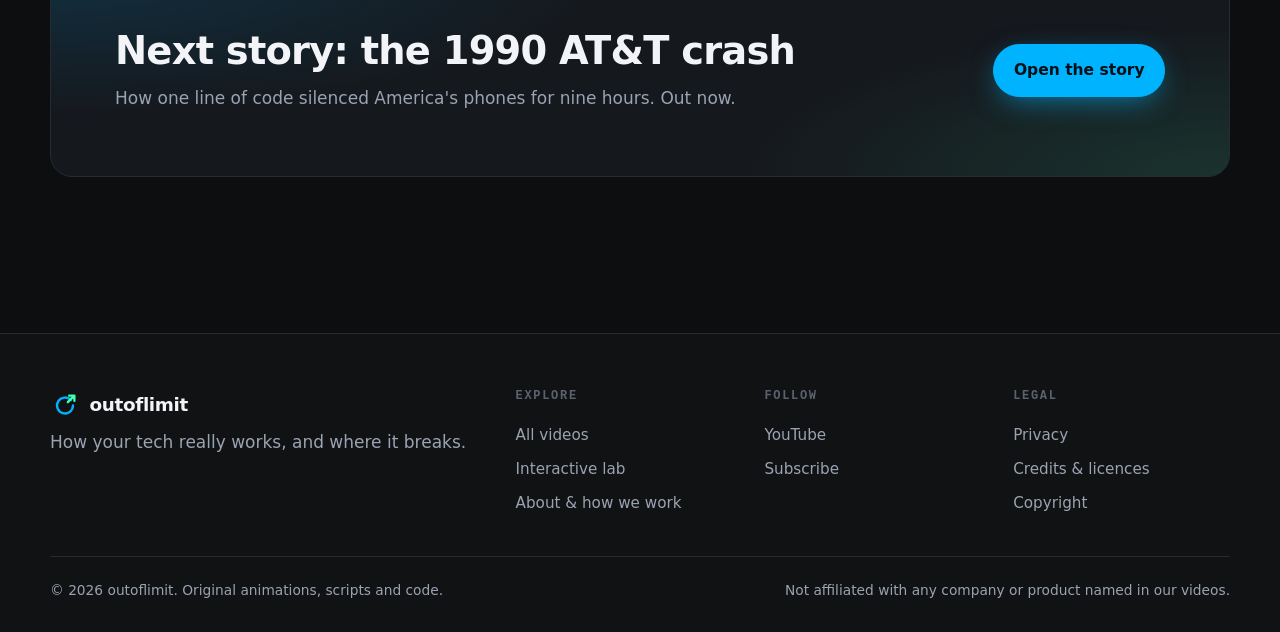
<file: videos/morris-worm/index.html>
<!doctype html>
<html lang="en">
  <head>
    <meta charset="UTF-8" />
    <meta name="viewport" content="width=device-width, initial-scale=1.0" />
    <title>The Morris Worm (1988): how one student's experiment broke the internet — outoflimit</title>
    <meta name="description" content="How the 1988 Morris worm got in, the one-in-seven rule that buried machines in copies, the night Berkeley and MIT took it apart, and what changed. Video, interactive simulator, sources and full transcript." />
    <link rel="canonical" href="https://www.outoflimit.com/videos/morris-worm/" />
    <link rel="icon" type="image/svg+xml" href="/favicon.svg" />
    <meta name="theme-color" content="#0d0e10" />
    <meta property="og:type" content="video.other" />
    <meta property="og:site_name" content="outoflimit" />
    <meta property="og:title" content="The Morris Worm: How One Student's Experiment Broke the Internet in 1988" />
    <meta property="og:description" content="Video, interactive one-in-seven simulator, sources and full transcript." />
    <meta property="og:url" content="https://www.outoflimit.com/videos/morris-worm/" />
    <meta property="og:image" content="https://www.outoflimit.com/img/morris-worm.jpg" />
    <meta name="twitter:card" content="summary_large_image" />
    <script type="application/ld+json">
      {
        "@context": "https://schema.org",
        "@type": "VideoObject",
        "name": "The Morris Worm: How One Student's Experiment Broke the Internet in 1988",
        "description": "How the 1988 Morris worm got in, the one-in-seven rule that buried machines in copies, the night Berkeley and MIT took it apart, and what changed afterwards.",
        "thumbnailUrl": ["https://www.outoflimit.com/img/morris-worm.jpg"],
        "uploadDate": "2026-11-21T02:00:00+05:30",
        "duration": "PT6M20S",
        "embedUrl": "https://www.youtube.com/embed/ow4ZqZUrxIQ",
        "contentUrl": "https://www.youtube.com/watch?v=ow4ZqZUrxIQ",
        "publisher": {"@type": "Organization", "name": "outoflimit", "url": "https://www.outoflimit.com/"}
      }
    </script>
    <script type="module" crossorigin src="/assets/morris-D7_Dglce.js"></script>
    <link rel="modulepreload" crossorigin href="/assets/main-DYMHWyrZ.js">
    <link rel="stylesheet" crossorigin href="/assets/main-B4R50dQf.css">
  </head>
  <body data-section="videos">
    <a class="skip" href="#main">Skip to content</a>
<header class="site-header">
  <div class="wrap header-row">
    <a class="brand" href="/" aria-label="outoflimit home">
      <svg class="brand-mark" viewBox="0 0 64 64" aria-hidden="true">
        <path d="M44.5 21.5A17 17 0 1 0 49 33" fill="none" stroke="currentColor" stroke-width="5" stroke-linecap="round"/>
        <path d="M38 26 52 12M41 12h11v11" fill="none" stroke="var(--mint)" stroke-width="5" stroke-linecap="round" stroke-linejoin="round"/>
      </svg>
      <span>outoflimit</span>
    </a>
    <button class="nav-toggle" aria-expanded="false" aria-controls="site-nav" aria-label="Menu">
      <span></span><span></span>
    </button>
    <nav id="site-nav" class="site-nav" aria-label="Main">
      <a href="/videos/" data-nav="videos">Videos</a>
      <a href="/videos/morris-worm/#lab" data-nav="lab">Lab</a>
      <a href="/about/" data-nav="about">About</a>
      <a class="btn btn-sm btn-primary" href="https://www.youtube.com/@outoflimit-w5o?sub_confirmation=1" rel="noopener" target="_blank">Subscribe</a>
    </nav>
  </div>
</header>

    <main id="main">
      <div class="wrap">
        <header class="article-head narrow" style="margin-inline:0;width:auto;max-width:900px">
          <nav class="crumbs" aria-label="Breadcrumb"><a href="/videos/">Videos</a> / Breaks</nav>
          <h1 style="font-size:clamp(2rem,4.4vw,3.3rem)">The Morris Worm: How One Student's Experiment Broke the Internet in 1988</h1>
          <div class="meta">
            <span class="chip"><span class="dot"></span><span data-release="2026-11-20T20:30:00Z" data-before="Premieres Fri 21 Nov · 2:00 AM IST" data-after="21 Nov 2026">21 Nov 2026</span></span>
            <span class="chip">6 min 20 s</span>
            <span class="chip">Breaks</span>
          </div>
        </header>

        <div class="player" data-yt="ow4ZqZUrxIQ" data-yt-release="2026-11-20T20:30:00Z"
             data-soon-text="Premieres Fri 21 Nov · 2:00 AM IST — tap to subscribe and get notified"
             data-title="The Morris Worm: How One Student's Experiment Broke the Internet in 1988">
          <img src="/img/morris-worm.jpg" width="1280" height="720" alt="Video thumbnail: It was an experiment" />
          <button class="play" type="button" aria-label="Play the video">
            <span class="play-inner">
              <span class="play-icon"><svg viewBox="0 0 24 24" fill="currentColor" aria-hidden="true"><path d="M7 4.5v15l13-7.5z"/></svg></span>
              <span class="note">Loads YouTube's player when you press play</span>
            </span>
          </button>
        </div>
      </div>

      <div class="narrow prose" style="padding-top:48px">
        <p class="lead" style="font-size:1.2rem;color:var(--text)">On the evening of 2 November 1988, a graduate student started a small program on a computer at MIT. By the next morning, thousands of the internet's computers had slowed to a crawl — and nothing had been stolen. This is how it got in, the one number that turned an experiment into a disaster, and the fixes that still protect the device you're reading this on.</p>

        <h2 id="chapters">Chapters</h2>
        <ol class="toc" data-release="2026-11-20T20:30:00Z" data-soon-text="Chapter links open on YouTube from Fri 21 Nov, 2:00 AM IST, when the video goes live.">
          <li><a href="https://www.youtube.com/watch?v=ow4ZqZUrxIQ&amp;t=0s" target="_blank" rel="noopener"><time>0:00</time>The night the internet slowed down</a></li>
          <li><a href="https://www.youtube.com/watch?v=ow4ZqZUrxIQ&amp;t=37s" target="_blank" rel="noopener"><time>0:37</time>What a worm is</a></li>
          <li><a href="https://www.youtube.com/watch?v=ow4ZqZUrxIQ&amp;t=84s" target="_blank" rel="noopener"><time>1:24</time>Four ways in</a></li>
          <li><a href="https://www.youtube.com/watch?v=ow4ZqZUrxIQ&amp;t=161s" target="_blank" rel="noopener"><time>2:41</time>One number: the 1-in-7 rule</a></li>
          <li><a href="https://www.youtube.com/watch?v=ow4ZqZUrxIQ&amp;t=223s" target="_blank" rel="noopener"><time>3:43</time>The longest night</a></li>
          <li><a href="https://www.youtube.com/watch?v=ow4ZqZUrxIQ&amp;t=274s" target="_blank" rel="noopener"><time>4:34</time>The fixes that became the rules</a></li>
          <li><a href="https://www.youtube.com/watch?v=ow4ZqZUrxIQ&amp;t=343s" target="_blank" rel="noopener"><time>5:43</time>What happened to Robert Morris</a></li>
        </ol>

        <h2>The story in 60 seconds</h2>
        <p>In 1988 the internet was small — about sixty thousand computers, mostly at universities, labs and the military — and many systems simply trusted each other. Unlike a virus, which needs you to carry it, a <strong>worm</strong> travels by itself from one computer to the next.</p>
        <p>The Morris worm had four ways in: a debug back door left switched on in the <em>sendmail</em> mail program; a <strong>buffer overflow</strong> in the <em>finger</em> service, which read a question into a 512-character box without checking its length; trusted machines that let each other log in with no password; and a list of 432 common passwords.</p>
        <figure class="figure">
          <img src="/img/morris-worm-one-in-seven.jpg" width="1280" height="720" alt="Animation: a bouncer lets every seventh person into a full club" loading="lazy" />
          <figcaption>The bouncer analogy from the video: "if the club is full, turn people away — but let every seventh person in no matter what."</figcaption>
        </figure>
        <p>To avoid piling up on one machine, each new copy first asked whether a worm was already running. But Morris feared administrators would fake that answer, so one time in seven the copy <strong>stayed anyway</strong>. Across a whole network of copies knocking again and again, that careful-sounding rule became a flood: copies piled up until machines had no time left for real work.</p>
      </div>

      <section id="lab" style="padding-top:56px">
        <div class="wrap">
          <div class="section-head" style="max-width:760px">
            <span class="eyebrow">Interactive lab</span>
            <h2>Try it: the one-in-seven rule</h2>
            <p>Each worm copy keeps knocking on neighbouring machines. A clean machine gets infected; an infected one says "a worm is already here", and the new copy quits — unless the rule tells it to stay. Pick a rule and watch the copies.</p>
          </div>
          <div class="lab" data-lab="one-in-seven">
            <div class="lab-top">
              <span class="lab-title">Simulator · 32 machines</span>
              <div class="lab-actions">
                <button class="btn btn-sm btn-primary" data-action="run" type="button">Run</button>
                <button class="btn btn-sm" data-action="reset" type="button">Reset</button>
              </div>
            </div>
            <div class="lab-stage"><canvas aria-label="Simulation of worm copies spreading across a network of computers" role="img"></canvas></div>
            <div class="lab-controls">
              <div>
                <span class="lab-label">When a machine already has a worm, the new copy stays…</span>
                <div class="seg" role="group" aria-label="Rule">
                  <button type="button" data-rule="0" aria-pressed="false">Never</button>
                  <button type="button" data-rule="7" aria-pressed="true">1 in 7 (real rule)</button>
                  <button type="button" data-rule="2" aria-pressed="false">1 in 2</button>
                  <button type="button" data-rule="1" aria-pressed="false">Always</button>
                </div>
                <p class="muted" data-caption style="margin:12px 0 0;font-size:0.95rem"></p>
              </div>
              <div>
                <span class="lab-label">Live counts</span>
                <div class="stats">
                  <div class="stat"><b data-stat="infected">1/32</b><span>machines infected</span></div>
                  <div class="stat"><b data-stat="copies">1</b><span>worm copies</span></div>
                  <div class="stat"><b data-stat="overloaded">0</b><span>overloaded (12+)</span></div>
                </div>
              </div>
            </div>
          </div>
          <p class="muted" style="font-size:0.88rem;margin-top:12px;max-width:760px">A simplified teaching model: the network, timings and the "overloaded" threshold are made up to show the effect, not to reconstruct 1988 exactly.</p>
        </div>
      </section>

      <div class="narrow prose">
        <h2>What changed afterwards</h2>
        <figure class="figure">
          <img src="/img/morris-worm-what-changed.jpg" width="1280" height="720" alt="Three cards: a fire station, a code symbol and a gavel" loading="lazy" />
          <figcaption>Three lasting changes: a team to call, safer code, and a new law.</figcaption>
        </figure>
        <p><strong>A team to call.</strong> Weeks later, the US defence research agency asked Carnegie Mellon University to set up the first computer emergency response team, CERT. Today there are hundreds of such teams worldwide.</p>
        <p><strong>Safer code.</strong> Software makers started checking how much data comes in before storing it, and the C function behind the finger overflow, <code>gets()</code>, was eventually removed from the language (C11, 2011).</p>
        <p><strong>A new law.</strong> In 1990, Morris became the first person convicted under the US Computer Fraud and Abuse Act. He later became a professor of computer science at MIT and co-founded Y Combinator.</p>

        <div class="callout">
          <p><strong>Question for you:</strong> would the internet be safer today if he had never pressed enter? Tell us in the comments on YouTube.</p>
        </div>

        <h2 id="explore">Explore further</h2>
        <ul class="sources">
          <li><strong>Eugene Spafford</strong> — his line-by-line analysis, written within weeks of the attack, is still the clearest account of how the worm worked (first source below).</li>
          <li><strong>Mark Eichin &amp; Jon Rochlis</strong> — "With Microscope and Tweezers" (1989), the MIT team's own story of taking the worm apart overnight.</li>
          <li><strong>A question to chase:</strong> buffer overflows are 35+ years old. Why do memory-safe languages like Rust matter so much for the same bug class today?</li>
        </ul>

        <h2 id="sources">Sources</h2>
        <ol class="sources">
          <li><a href="https://spaf.cerias.purdue.edu/tech-reps/823.pdf" rel="noopener" target="_blank">E. H. Spafford, "The Internet Worm Program: An Analysis", Purdue CSD-TR-823 (1988)</a><span class="why">How the worm entered machines and the "already infected?" check.</span></li>
          <li><a href="https://www.gao.gov/products/imtec-89-57" rel="noopener" target="_blank">US GAO, "Computer Security: Virus Highlights Need for Improved Internet Management", IMTEC-89-57 (1989)</a><span class="why">Size of the internet in 1988 and the scale of the impact.</span></li>
          <li><a href="https://www.sei.cmu.edu/history-of-innovation/fostering-growth-in-professional-cyber-incident-management/" rel="noopener" target="_blank">Software Engineering Institute, Carnegie Mellon — the founding of CERT</a><span class="why">The first computer emergency response team.</span></li>
          <li>United States v. Morris, 928 F.2d 504 (2d Cir. 1991)<span class="why">The conviction under the Computer Fraud and Abuse Act.</span></li>
          <li><a href="https://www.first.org/members/teams/" rel="noopener" target="_blank">FIRST — incident response team members</a><span class="why">Hundreds of response teams worldwide today.</span></li>
          <li><a href="https://en.cppreference.com/w/c/io/gets" rel="noopener" target="_blank">cppreference — gets() removed in C11</a><span class="why">The unsafe function removed from the C language.</span></li>
          <li><a href="https://www.ycombinator.com/people" rel="noopener" target="_blank">Y Combinator — founders</a><span class="why">Robert Morris as a co-founder.</span></li>
        </ol>

        <h2 id="transcript">Transcript</h2>
        <details class="transcript">
          <summary>Read the full narration</summary>
          <div class="inner">
            <h3>The night the internet slowed down</h3>
            <p>On the evening of November 2nd, 1988, a graduate student started a small program on a computer at MIT. It was called the Morris worm, and it was supposed to spread quietly, from machine to machine, without anyone noticing. By the next morning, thousands of the internet's computers had slowed to a crawl. Labs pulled their own network cables out of the wall, just to make it stop. Nobody had broken into anything on purpose, and nothing was stolen. One small number in the code turned a quiet experiment into the internet's first big disaster. And the way the world fixed it still protects the device you're watching this on.</p>
            <h3>What a worm is</h3>
            <p>In 1988 the internet was small: about sixty thousand computers, mostly at universities, labs and the military. People knew each other. Many systems trusted each other, and security was mostly politeness.</p>
            <p>A computer virus is like a hitchhiker: it needs you to carry it, inside a file or a disk you share. A worm doesn't wait for a ride. It drives itself, from one computer straight to the next, over the network. Every copy looks for new computers to jump to, and every new computer makes more copies. Morris wrote his worm to do exactly that, on the two kinds of machines that ran much of the early internet: Sun 3 and VAX computers running Unix.</p>
            <h3>Four ways in</h3>
            <p>But to jump into a computer, a worm needs a way in. His had four.</p>
            <p>The first door was the mail program, called sendmail. It had a debug mode left switched on, a back door for programmers, and the worm used it to slip its own commands in with a message.</p>
            <p>The second door was a tiny service called finger, which told you who was logged in on another computer. It read your question into a box of 512 characters, and never checked whether you sent more. Imagine a paper form where, if you write past the end of the box, your words spill onto the instructions printed underneath. The worm sent a question that was too long on purpose, and the extra text replaced the instructions with its own. That trick is called a buffer overflow, and it was the first time most people had ever heard of one.</p>
            <p>The third door was trust: some computers let friends from listed machines log in with no password at all. Break into one, and every computer that trusted it opened up too.</p>
            <p>And the fourth door was guessing passwords. The worm tried the obvious ones first, like the user's own name, and then a built-in list of 432 common words. Think of a burglar with a ring of the 432 keys people use most. He doesn't need to pick your lock, just to try your key. Four doors, any one of them enough. So the worm got in almost everywhere it knocked.</p>
            <h3>One number: the 1-in-7 rule</h3>
            <p>Here's the part that turned an experiment into a disaster. Morris didn't want his worm to pile up on one machine, so every new copy first asked: is a worm already running here? If the answer was yes, the new copy was supposed to quit. But he worried that administrators would fake that answer, to keep the worm out. So he added a rule: one time in seven, ignore the answer and stay anyway.</p>
            <p>Picture a bouncer at a club who's told: if the club is full, turn people away, but let every seventh person in no matter what. With a short queue, that's harmless. But the worm was knocking on every computer again and again, thousands of times. One in seven of all those knocks got in, and copies piled up inside each machine. Each copy ate memory and processor time, until there was nothing left for real work. Machines slowed to a crawl, and some crashed outright. One in seven sounds careful. Multiplied by an entire network, it was a flood.</p>
            <h3>The longest night</h3>
            <p>By late evening, system managers across the country noticed their machines grinding to a halt. Kill the worm, reboot, and within minutes it was back, because a neighbour was still infected. Some sites simply cut themselves off from the network, which also cut them off from the warnings and fixes. At Berkeley and at MIT, teams worked through the night, taking the worm apart line by line. By about five in the morning, Berkeley had posted a fix for the mail program, and more fixes followed through the day. Within about two days, the worm was gone from most computers. Nobody ever counted exactly how many machines it hit; the estimates run into the thousands, out of about sixty thousand. The worm deleted nothing and stole nothing. But it showed, in one night, that a single program could stall the whole internet.</p>
            <h3>The fixes that became the rules</h3>
            <p>What happened next is why this story still matters. First, there had been nobody to call. Warnings spread by email, through the same network the worm was choking. So, weeks later, the US defence research agency asked Carnegie Mellon University to set up the first computer emergency response team, called CERT. It's like a town that only builds a fire station after the big fire: a place to call, people who know what to do, and warnings sent before it spreads. Today there are hundreds of these teams around the world, and the security warnings your phone and laptop receive come out of that idea.</p>
            <p>Second, the bugs themselves. Software makers started checking how much data comes in before storing it. The function that let the worm overflow the finger box, called gets, was eventually removed from the C language itself.</p>
            <p>And third, the law. In 1990, Morris became the first person convicted under the new US computer fraud law. He got probation, community service and a fine, not prison. From then on, releasing a program that spreads across other people's computers wasn't an experiment. It was a crime.</p>
            <h3>What happened to Robert Morris</h3>
            <p>As for the student who accidentally stalled the internet? Robert Morris went on to become a professor of computer science at MIT. And he co-founded Y Combinator, the startup program behind companies like Airbnb and Dropbox. The person behind the internet's first big disaster ended up helping to build some of its biggest successes. So here's my question: would the internet be safer today if he had never pressed enter?</p>
          </div>
        </details>
      </div>

      <section>
        <div class="wrap">
          <div class="cta-band">
            <div>
              <h2>Next story: the 1990 AT&amp;T crash</h2>
              <p>How one line of code silenced America's phones for nine hours. <span data-release="2026-11-23T20:30:00Z" data-before="Premieres Tue 24 Nov." data-after="Out now."></span></p>
            </div>
            <a class="btn btn-primary" href="/videos/att-1990-crash/">Open the story</a>
          </div>
        </div>
      </section>
    </main>
    <footer class="site-footer">
  <div class="wrap footer-grid">
    <div>
      <a class="brand" href="/">
        <svg class="brand-mark" viewBox="0 0 64 64" aria-hidden="true">
          <path d="M44.5 21.5A17 17 0 1 0 49 33" fill="none" stroke="currentColor" stroke-width="5" stroke-linecap="round"/>
          <path d="M38 26 52 12M41 12h11v11" fill="none" stroke="var(--mint)" stroke-width="5" stroke-linecap="round" stroke-linejoin="round"/>
        </svg>
        <span>outoflimit</span>
      </a>
      <p class="muted">How your tech really works, and where it breaks.</p>
    </div>
    <nav aria-label="Explore">
      <h2 class="footer-h">Explore</h2>
      <a href="/videos/">All videos</a>
      <a href="/videos/morris-worm/#lab">Interactive lab</a>
      <a href="/about/">About &amp; how we work</a>
    </nav>
    <nav aria-label="Follow">
      <h2 class="footer-h">Follow</h2>
      <a href="https://www.youtube.com/@outoflimit-w5o" rel="noopener" target="_blank">YouTube</a>
      <a href="https://www.youtube.com/@outoflimit-w5o?sub_confirmation=1" rel="noopener" target="_blank">Subscribe</a>
    </nav>
    <nav aria-label="Legal">
      <h2 class="footer-h">Legal</h2>
      <a href="/legal/#privacy">Privacy</a>
      <a href="/legal/#credits">Credits &amp; licences</a>
      <a href="/legal/#copyright">Copyright</a>
    </nav>
  </div>
  <div class="wrap footer-base">
    <span>© <span data-year>2026</span> outoflimit. Original animations, scripts and code.</span>
    <span class="muted">Not affiliated with any company or product named in our videos.</span>
  </div>
</footer>

  </body>
</html>
</file>
<file: assets/main-B4R50dQf.css>
:root{--bg:#0d0e10;--bg-2:#111214;--panel:#15181d;--panel-2:#1a1e25;--line:#262b33;--line-2:#323844;--text:#f2f4f8;--muted:#9aa3b2;--dim:#5a6270;--blue:#00b3ff;--orange:#ff7a1a;--mint:#3dffb0;--brass:#d4a64a;--red:#ff4d5e;--radius:14px;--radius-lg:22px;--wrap:1180px;--font:Inter, ui-sans-serif, system-ui, -apple-system, "Segoe UI", Roboto, "Helvetica Neue", Arial, sans-serif;--mono:ui-monospace, "SF Mono", "Cascadia Code", "Segoe UI Mono", Menlo, Consolas, monospace;--shadow:0 1px 0 #ffffff0a inset, 0 20px 50px -20px #0009;--lightningcss-light: ;--lightningcss-dark:initial;color-scheme:dark}*,:before,:after{box-sizing:border-box}html{scroll-behavior:smooth;-webkit-text-size-adjust:100%}@media (prefers-reduced-motion:reduce){html{scroll-behavior:auto}}body{background:var(--bg);color:var(--text);font:400 17px/1.65 var(--font);-webkit-font-smoothing:antialiased;text-rendering:optimizelegibility;margin:0}img{max-width:100%;height:auto;display:block}a{color:inherit;-webkit-text-decoration-color:color-mix(in srgb, var(--blue) 60%, transparent);text-decoration-color:color-mix(in srgb, var(--blue) 60%, transparent);text-underline-offset:3px}a:hover{color:var(--blue)}:focus-visible{outline:2px solid var(--blue);outline-offset:3px;border-radius:6px}h1,h2,h3{letter-spacing:-.02em;margin:0 0 .5em;line-height:1.15}h1{letter-spacing:-.035em;font-size:clamp(2.3rem,5.2vw,4.2rem);font-weight:800}h2{font-size:clamp(1.7rem,3vw,2.4rem);font-weight:750}h3{font-size:1.2rem;font-weight:700}p{margin:0 0 1em}.muted{color:var(--muted)}.wrap{width:min(100% - 40px, var(--wrap));margin-inline:auto}.narrow{width:min(100% - 40px,760px);margin-inline:auto}.skip{background:var(--blue);color:#000;z-index:100;border-radius:8px;padding:8px 14px;position:absolute;top:8px;left:-999px}.skip:focus{left:12px}.btn{border:1px solid var(--line-2);background:var(--panel);color:var(--text);cursor:pointer;border-radius:999px;align-items:center;gap:.5em;padding:.8em 1.25em;font-size:.97rem;font-weight:650;text-decoration:none;transition:transform .15s,background .15s,border-color .15s,box-shadow .15s;display:inline-flex}.btn:hover{color:var(--text);border-color:var(--dim);transform:translateY(-1px)}.btn-primary{background:var(--blue);border-color:var(--blue);color:#001018;box-shadow:0 8px 30px -8px color-mix(in srgb, var(--blue) 70%, transparent)}.btn-primary:hover{color:#001018;background:#33c4ff}.btn-sm{padding:.5em 1em;font-size:.9rem}.btn svg{width:1.1em;height:1.1em}.chip{font:600 .78rem/1 var(--font);letter-spacing:.06em;text-transform:uppercase;border:1px solid var(--line-2);color:var(--muted);background:var(--bg-2);border-radius:999px;align-items:center;gap:.45em;padding:.55em .85em;display:inline-flex}.chip .dot{background:var(--mint);width:7px;height:7px;box-shadow:0 0 10px var(--mint);border-radius:50%}.chip.is-soon .dot{background:var(--orange);box-shadow:0 0 10px var(--orange)}.eyebrow{font:700 .8rem/1 var(--mono);letter-spacing:.14em;text-transform:uppercase;color:var(--mint);margin-bottom:1rem;display:block}.site-header{z-index:50;background:color-mix(in srgb, var(--bg) 78%, transparent);-webkit-backdrop-filter:saturate(140%)blur(14px);border-bottom:1px solid color-mix(in srgb, var(--line) 70%, transparent);position:sticky;top:0}.header-row{justify-content:space-between;align-items:center;height:68px;display:flex}.brand{letter-spacing:-.02em;color:var(--text);align-items:center;gap:.6rem;font-size:1.15rem;font-weight:800;text-decoration:none;display:inline-flex}.brand:hover{color:var(--text)}.brand-mark{width:30px;height:30px;color:var(--blue)}.site-nav{align-items:center;gap:1.6rem;display:flex}.site-nav a:not(.btn){color:var(--muted);font-size:.96rem;font-weight:600;text-decoration:none}.site-nav a:not(.btn):hover,.site-nav a[aria-current=page]{color:var(--text)}.nav-toggle{cursor:pointer;background:0 0;border:0;width:42px;height:42px;display:none}.nav-toggle span{background:var(--text);width:22px;height:2px;margin:6px auto;transition:transform .2s;display:block}@media (width<=760px){.nav-toggle{display:block}.site-nav{background:var(--bg);border-bottom:1px solid var(--line);flex-direction:column;align-items:stretch;gap:0;padding:8px 20px 20px;display:none;position:absolute;inset:68px 0 auto}.site-nav.open{display:flex}.site-nav a:not(.btn){border-bottom:1px solid var(--line);padding:14px 4px}.site-nav .btn{justify-content:center;margin-top:14px}.nav-toggle[aria-expanded=true] span:first-child{transform:translateY(4px)rotate(45deg)}.nav-toggle[aria-expanded=true] span:last-child{transform:translateY(-4px)rotate(-45deg)}}section{padding:clamp(64px,9vw,120px) 0}.section-head{max-width:680px;margin-bottom:2.6rem}.section-head p{color:var(--muted);font-size:1.1rem}.divider{border-top:1px solid var(--line)}.hero{isolation:isolate;padding:clamp(80px,12vw,150px) 0 clamp(70px,9vw,110px);position:relative;overflow:hidden}.hero canvas{z-index:-1;opacity:.9;width:100%;height:100%;position:absolute;inset:0}.hero:after{content:"";z-index:-1;background:radial-gradient(60% 70% at 25% 40%, transparent 0, var(--bg) 85%), linear-gradient(to bottom, transparent 60%, var(--bg));position:absolute;inset:0}.hero h1 .accent{background:linear-gradient(90deg, var(--blue), var(--mint));color:#0000;-webkit-background-clip:text;background-clip:text}.hero .lead{color:var(--muted);max-width:620px;margin:1.2rem 0 2.2rem;font-size:clamp(1.1rem,1.7vw,1.3rem)}.hero .actions{flex-wrap:wrap;gap:.8rem;display:flex}.hero-meta{color:var(--muted);flex-wrap:wrap;gap:2.4rem;margin-top:3.4rem;font-size:.92rem;display:flex}.hero-meta strong{color:var(--text);font-size:1.05rem;display:block}.grid{gap:22px;display:grid}.grid-3{grid-template-columns:repeat(3,1fr)}.grid-2{grid-template-columns:repeat(2,1fr)}@media (width<=900px){.grid-3,.grid-2{grid-template-columns:1fr}}.card{background:linear-gradient(180deg, var(--panel-2), var(--panel));border:1px solid var(--line);border-radius:var(--radius-lg);box-shadow:var(--shadow);padding:28px;position:relative}.card h3{margin-top:.3rem}.card p{color:var(--muted);margin:0}.card .icon{border:1px solid var(--line-2);background:var(--bg-2);border-radius:12px;place-items:center;width:46px;height:46px;margin-bottom:1rem;display:grid}.card .icon svg{width:24px;height:24px}.pillar-limits .icon{color:var(--blue)}.pillar-breaks .icon{color:var(--orange)}.pillar-secrets .icon{color:var(--mint)}.pillar-tag{font:700 .75rem/1 var(--mono);letter-spacing:.14em;text-transform:uppercase}.pillar-limits .pillar-tag{color:var(--blue)}.pillar-breaks .pillar-tag{color:var(--orange)}.pillar-secrets .pillar-tag{color:var(--mint)}.video-card{color:var(--text);flex-direction:column;padding:0;text-decoration:none;transition:transform .2s,border-color .2s;display:flex;overflow:hidden}a.video-card:hover{border-color:var(--line-2);color:var(--text);transform:translateY(-3px)}.video-card .thumb{aspect-ratio:16/9;background:#000;position:relative}.video-card .thumb img{object-fit:cover;width:100%;height:100%}.video-card .thumb .duration{font:600 .78rem/1 var(--mono);background:#000c;border-radius:6px;padding:5px 7px;position:absolute;bottom:10px;right:10px}.video-card .body{flex-direction:column;flex:1;gap:.6rem;padding:22px 24px 26px;display:flex}.video-card h3{margin:0;font-size:1.22rem}.video-card .meta{flex-wrap:wrap;align-items:center;gap:.6rem;display:flex}.feature{grid-template-columns:1.25fr 1fr;gap:0;padding:0;display:grid;overflow:hidden}.feature .thumb{aspect-ratio:16/9;height:100%}.feature .thumb img{object-fit:cover;width:100%;height:100%}.feature .body{flex-direction:column;justify-content:center;gap:1rem;padding:clamp(26px,4vw,44px);display:flex}.feature h3{margin:0;font-size:clamp(1.4rem,2.4vw,1.9rem)}@media (width<=900px){.feature{grid-template-columns:1fr}}.steps{counter-reset:step}.steps .card:before{counter-increment:step;content:"0" counter(step);font:700 .85rem/1 var(--mono);color:var(--dim);position:absolute;top:28px;right:28px}.cta-band{border:1px solid var(--line);border-radius:var(--radius-lg);background:radial-gradient(80% 120% at 0% 0%, color-mix(in srgb, var(--blue) 16%, transparent), transparent 60%), radial-gradient(70% 120% at 100% 100%, color-mix(in srgb, var(--mint) 12%, transparent), transparent 60%), var(--panel);flex-wrap:wrap;justify-content:space-between;align-items:center;gap:1.6rem;padding:clamp(36px,6vw,64px);display:flex}.cta-band h2{margin:0 0 .3em}.cta-band p{color:var(--muted);margin:0}.crumbs{color:var(--muted);margin-bottom:1.4rem;font-size:.9rem}.crumbs a{color:var(--muted)}.article-head{padding:clamp(48px,7vw,84px) 0 28px}.article-head .meta{flex-wrap:wrap;gap:.6rem;margin-top:1.2rem;display:flex}.player{aspect-ratio:16/9;border-radius:var(--radius-lg);border:1px solid var(--line);box-shadow:var(--shadow);background:#000;position:relative;overflow:hidden}.player img,.player iframe{object-fit:cover;border:0;width:100%;height:100%;position:absolute;inset:0}.player .play{cursor:pointer;color:#fff;background:linear-gradient(#0000001a,#0000008c);border:0;place-items:center;width:100%;display:grid;position:absolute;inset:0}.player .play-inner{flex-direction:column;align-items:center;gap:.8rem;font-weight:650;display:flex}.player .play-icon{background:var(--blue);width:78px;height:78px;box-shadow:0 0 0 10px color-mix(in srgb, var(--blue) 25%, transparent);border-radius:50%;place-items:center;transition:transform .2s;display:grid}.player .play:hover .play-icon{transform:scale(1.06)}.player .play-icon svg{color:#001018;width:30px;height:30px;margin-left:4px}.player .note{color:#d7dbe2;text-shadow:0 1px 2px #000;text-align:center;background:#0000008c;border-radius:999px;max-width:90%;padding:6px 12px;font-size:.85rem;font-weight:500}@media (width<=560px){.player .play-icon{width:60px;height:60px}.player .note{font-size:.74rem}}.prose{font-size:1.08rem}.prose h2{margin-top:2.6rem}.prose p{color:#d6dae2}.toc{border:1px solid var(--line);border-radius:var(--radius);margin:0;padding:0;list-style:none;overflow:hidden}.toc li+li{border-top:1px solid var(--line)}.toc a{color:var(--text);gap:1rem;padding:14px 18px;text-decoration:none;display:flex}.toc a:hover{background:var(--panel);color:var(--text)}.toc.is-soon a{cursor:default;color:var(--muted)}.toc.is-soon a:hover{color:var(--muted);background:0 0}.toc-note{margin-top:.6rem;font-size:.9rem}.toc time{font:600 .92rem/1.6 var(--mono);color:var(--blue);min-width:3.4em}.figure{margin:2rem 0}.figure img{border-radius:var(--radius);border:1px solid var(--line)}.figure figcaption{color:var(--muted);margin-top:.6rem;font-size:.88rem}.callout{border:1px solid var(--line);border-left:3px solid var(--mint);background:var(--panel);border-radius:var(--radius);margin:1.6rem 0;padding:18px 22px}.callout p:last-child{margin:0}.sources{padding-left:1.2em}.sources li{color:#d6dae2;margin-bottom:.7rem}.sources .why{color:var(--muted);font-size:.92rem;display:block}details.transcript{border:1px solid var(--line);border-radius:var(--radius);background:var(--panel)}details.transcript summary{cursor:pointer;justify-content:space-between;padding:16px 20px;font-weight:650;list-style:none;display:flex}details.transcript summary:after{content:"+";color:var(--muted);font-size:1.3rem;line-height:1}details.transcript[open] summary:after{content:"–"}details.transcript .inner{color:#cdd2db;padding:0 22px 18px}details.transcript .inner p{margin:0 0 .85em}.lab{border:1px solid var(--line);border-radius:var(--radius-lg);background:var(--panel);box-shadow:var(--shadow);overflow:hidden}.lab-top{border-bottom:1px solid var(--line);flex-wrap:wrap;justify-content:space-between;align-items:center;gap:1rem;padding:16px 20px;display:flex}.lab-title{font:700 .85rem/1 var(--mono);letter-spacing:.1em;text-transform:uppercase;color:var(--mint)}.lab-stage{aspect-ratio:16/8;background:radial-gradient(80% 90%,#12161c,#0b0c0e);position:relative}.lab-stage canvas{width:100%;height:100%;position:absolute;inset:0}.lab-controls{border-top:1px solid var(--line);grid-template-columns:1.4fr 1fr;gap:18px;padding:18px 20px 20px;display:grid}@media (width<=760px){.lab-controls{grid-template-columns:1fr}.lab-stage{aspect-ratio:4/3}}.seg{flex-wrap:wrap;gap:6px;display:flex}.seg button{font:600 .88rem/1 var(--font);border:1px solid var(--line-2);background:var(--bg-2);color:var(--muted);cursor:pointer;border-radius:10px;padding:.7em .95em}.seg button[aria-pressed=true]{color:#001018;background:var(--mint);border-color:var(--mint)}.lab-label{color:var(--muted);margin-bottom:8px;font-size:.82rem;display:block}.stats{grid-template-columns:repeat(3,1fr);gap:8px;display:grid}.stat{background:var(--bg-2);border:1px solid var(--line);border-radius:10px;padding:10px 12px}.stat b{font:700 1.25rem/1.2 var(--mono);display:block}.stat span{color:var(--muted);font-size:.78rem}.stat.warn b{color:var(--orange)}.stat.bad b{color:var(--red)}.lab-actions{gap:8px;display:flex}.lab-label b{color:var(--text);font-family:var(--mono)}input.range{width:100%;accent-color:var(--mint);height:28px;margin:2px 0 0}pre.steps{background:var(--bg-2);border:1px solid var(--line);font:500 .86rem/1.6 var(--mono);color:var(--text);white-space:pre-wrap;overflow-wrap:anywhere;border-radius:10px;margin:14px 0 0;padding:12px 14px}.legal h2{margin-top:2.8rem;scroll-margin-top:90px}.legal p,.legal li{color:#d0d5dd}.notfound{text-align:center;place-items:center;min-height:60vh;display:grid}.reveal{opacity:0;transition:opacity .7s,transform .7s;transform:translateY(16px)}.reveal.in{opacity:1;transform:none}@media (prefers-reduced-motion:reduce){.reveal{opacity:1;transition:none;transform:none}}.site-footer{border-top:1px solid var(--line);background:var(--bg-2);margin-top:40px;padding-top:56px}.footer-grid{grid-template-columns:2fr 1fr 1fr 1fr;gap:32px;padding-bottom:40px;display:grid}.footer-grid nav{flex-direction:column;gap:.55rem;display:flex}.footer-grid nav a{color:var(--muted);font-size:.95rem;text-decoration:none}.footer-grid nav a:hover{color:var(--text)}.footer-h{font:700 .75rem/1 var(--mono);letter-spacing:.14em;text-transform:uppercase;color:var(--dim);margin-bottom:.8rem}.footer-base{border-top:1px solid var(--line);color:var(--muted);flex-wrap:wrap;justify-content:space-between;gap:12px;padding:22px 0 32px;font-size:.86rem;display:flex}@media (width<=760px){.footer-grid{grid-template-columns:1fr 1fr}.footer-grid>div:first-child{grid-column:1/-1}}.eyebrow .sourced{color:var(--text);border:1px solid color-mix(in srgb, var(--mint) 55%, transparent);background:color-mix(in srgb, var(--mint) 10%, transparent);border-radius:999px;align-items:center;gap:.4em;margin-left:.2em;padding:.35em .7em;text-decoration:none;display:inline-flex}.eyebrow .sourced svg{width:1.15em;height:1.15em;color:var(--mint)}.eyebrow .sourced:hover{color:var(--text);border-color:var(--mint);background:color-mix(in srgb, var(--mint) 18%, transparent)}.hero .lead .lead-proof{color:var(--text);font-weight:600}.legal h3[id],.prose h3[id]{scroll-margin-top:90px}@media (width<=480px){.eyebrow .sep{display:none}.eyebrow .sourced{margin:.7em 0 0}}.squeeze-stage{background:radial-gradient(80% 90%,#12161c,#0b0c0e);padding:22px 20px 18px}.bits-label{font:600 .78rem/1.4 var(--mono);color:var(--muted);justify-content:space-between;gap:1rem;margin-bottom:6px;display:flex}.bits-label .key{flex-wrap:wrap;gap:12px;display:flex}.bits-label .key i{align-items:center;gap:5px;font-style:normal;display:inline-flex}.bits-label .key i:before{content:"";background:currentColor;border-radius:2px;width:9px;height:9px}.bits{gap:2px;display:grid}.bits-64{grid-template-columns:repeat(64,1fr)}.bits-16{grid-template-columns:repeat(16,1fr);gap:5px;max-width:640px;margin-inline:auto}.bit{aspect-ratio:1/2.2;border:1px solid var(--line-2);background:0 0;border-radius:2px;transition:background .12s,border-color .12s}.bits-16 .bit{aspect-ratio:1/1.2;border-radius:4px}.bit.sign{color:var(--orange)}.bit.exp{color:var(--brass)}.bit.frac{color:var(--blue)}.bit.int{color:var(--mint)}.bit.on{background:currentColor;border-color:currentColor}.bits-64 .bit:nth-child(2),.bits-64 .bit:nth-child(13){margin-left:4px}.squeeze-funnel{background:linear-gradient(to bottom right, transparent 49.5%, var(--line-2) 50%, transparent 50.5%) left / 22% 100% no-repeat, linear-gradient(to bottom left, transparent 49.5%, var(--line-2) 50%, transparent 50.5%) right / 22% 100% no-repeat;max-width:92%;height:34px;margin:6px auto}.squeeze-status{text-align:center;color:var(--text);min-height:3em;margin:16px 0 0;font-size:.98rem}.lab.is-error .bits-16 .bit.on,.lab.is-error .squeeze-status{color:var(--red)}.lab.is-limited .squeeze-status{color:var(--orange)}.num-input{width:100%;font:600 1.15rem/1 var(--mono);border:1px solid var(--line-2);background:var(--bg-2);color:var(--text);border-radius:10px;padding:.6em .8em}.num-input:focus-visible{outline:2px solid var(--blue);outline-offset:1px}.stat b.small{font-size:1rem}@media (width<=560px){.bits-64{gap:1px}.bits-64 .bit{border-radius:1px}.bits-16{gap:3px}.stats.stats-squeeze{grid-template-columns:1fr 1fr}}.pizza-stage{background:radial-gradient(80% 90%,#12161c,#0b0c0e);padding:22px 20px 18px}.toppings{flex-wrap:wrap;justify-content:center;gap:8px;margin-bottom:18px;display:flex}.topping{border:1px solid var(--line-2);background:var(--bg-2);min-width:104px;color:var(--muted);font:600 .9rem/1.2 var(--font);cursor:pointer;border-radius:12px;flex-direction:column;align-items:center;gap:2px;padding:10px 14px;display:inline-flex}.topping .val{font:700 .82rem/1 var(--mono);text-transform:uppercase;letter-spacing:.08em;color:var(--orange)}.topping[aria-pressed=true]{border-color:var(--mint);color:var(--text)}.topping[aria-pressed=true] .val{color:var(--mint)}.topping:focus-visible{outline:2px solid var(--blue);outline-offset:2px}.friends{grid-template-columns:repeat(3,1fr);gap:10px;display:grid}.friends.many{grid-template-columns:repeat(5,1fr)}.friend{border:1px solid var(--line);background:var(--bg-2);border-radius:12px;padding:10px 12px;transition:border-color .2s,box-shadow .2s}.friend .who{font:700 .74rem/1 var(--mono);letter-spacing:.08em;text-transform:uppercase;color:var(--dim);margin-bottom:6px;display:block}.friend .wishes{color:var(--muted);font-size:.86rem;line-height:1.45}.friend .wishes i{color:var(--dim);font-style:normal}.friend .wish.met{color:var(--text);-webkit-text-decoration:underline 2px var(--mint);text-decoration:underline 2px var(--mint);text-underline-offset:3px}.friend.happy{border-color:var(--mint);box-shadow:0 0 0 1px color-mix(in srgb, var(--mint) 35%, transparent), 0 0 18px -6px var(--mint)}.friend.happy .who{color:var(--mint)}.friend.happy .who:after{content:" ★";color:var(--brass)}.pizza-status{text-align:center;color:var(--orange);min-height:1.5em;margin:16px 0 0;font-size:.95rem}.lab.is-solved .pizza-status,.stat.good b{color:var(--mint)}@media (width<=760px){.friends,.friends.many{grid-template-columns:1fr 1fr}.topping{min-width:88px}}.net-stage{background:radial-gradient(80% 90%,#12161c,#0b0c0e);padding:14px 16px 10px}.net-stage svg{width:100%;height:auto;display:block}.net-stage .link .hit{stroke:#0000;stroke-width:22px;cursor:pointer}.net-stage .link .wire{stroke:var(--blue);stroke-width:3px;opacity:.75;pointer-events:none}.net-stage .link:hover .wire,.net-stage .link:focus-visible .wire{stroke-width:5px;opacity:1}.net-stage .link:focus{outline:none}.net-stage .link.cut .wire{stroke:var(--red);stroke-dasharray:8 8;opacity:.8}.net-stage .node circle{fill:#0b0c0e;stroke:var(--blue);stroke-width:3px}.net-stage .node.end circle{stroke:var(--orange);stroke-width:3.5px}.net-stage .node text{fill:var(--muted);font:600 15px/1 var(--mono)}.net-stage .node.end text{fill:var(--text);font-size:17px}.net-stage .node.sri.crashed circle{stroke:var(--red);fill:#2a0d0d}.net-stage .node.sri.crashed text{fill:var(--red)}.net-stage .pkt rect{fill:#0b2533;stroke:var(--blue);stroke-width:2px}.net-stage .pkt text{fill:var(--orange);font:700 16px/1 var(--mono)}.net-stage .pkt.bad rect{fill:#2a0d0d;stroke:var(--red)}.net-stage .pkt.bad text{fill:var(--red)}.net-status{text-align:center;color:var(--orange);min-height:1.5em;margin:8px 0 0;font-size:.95rem}.word-input{width:100%;font:700 1.2rem/1.2 var(--mono);letter-spacing:.08em;text-transform:uppercase;border:1px solid var(--line-2);background:var(--bg-2);color:var(--text);border-radius:10px;padding:.55em .75em}.stats-net{grid-template-columns:repeat(4,1fr)}@media (width<=760px){.stats-net{grid-template-columns:1fr 1fr}}
</file>
